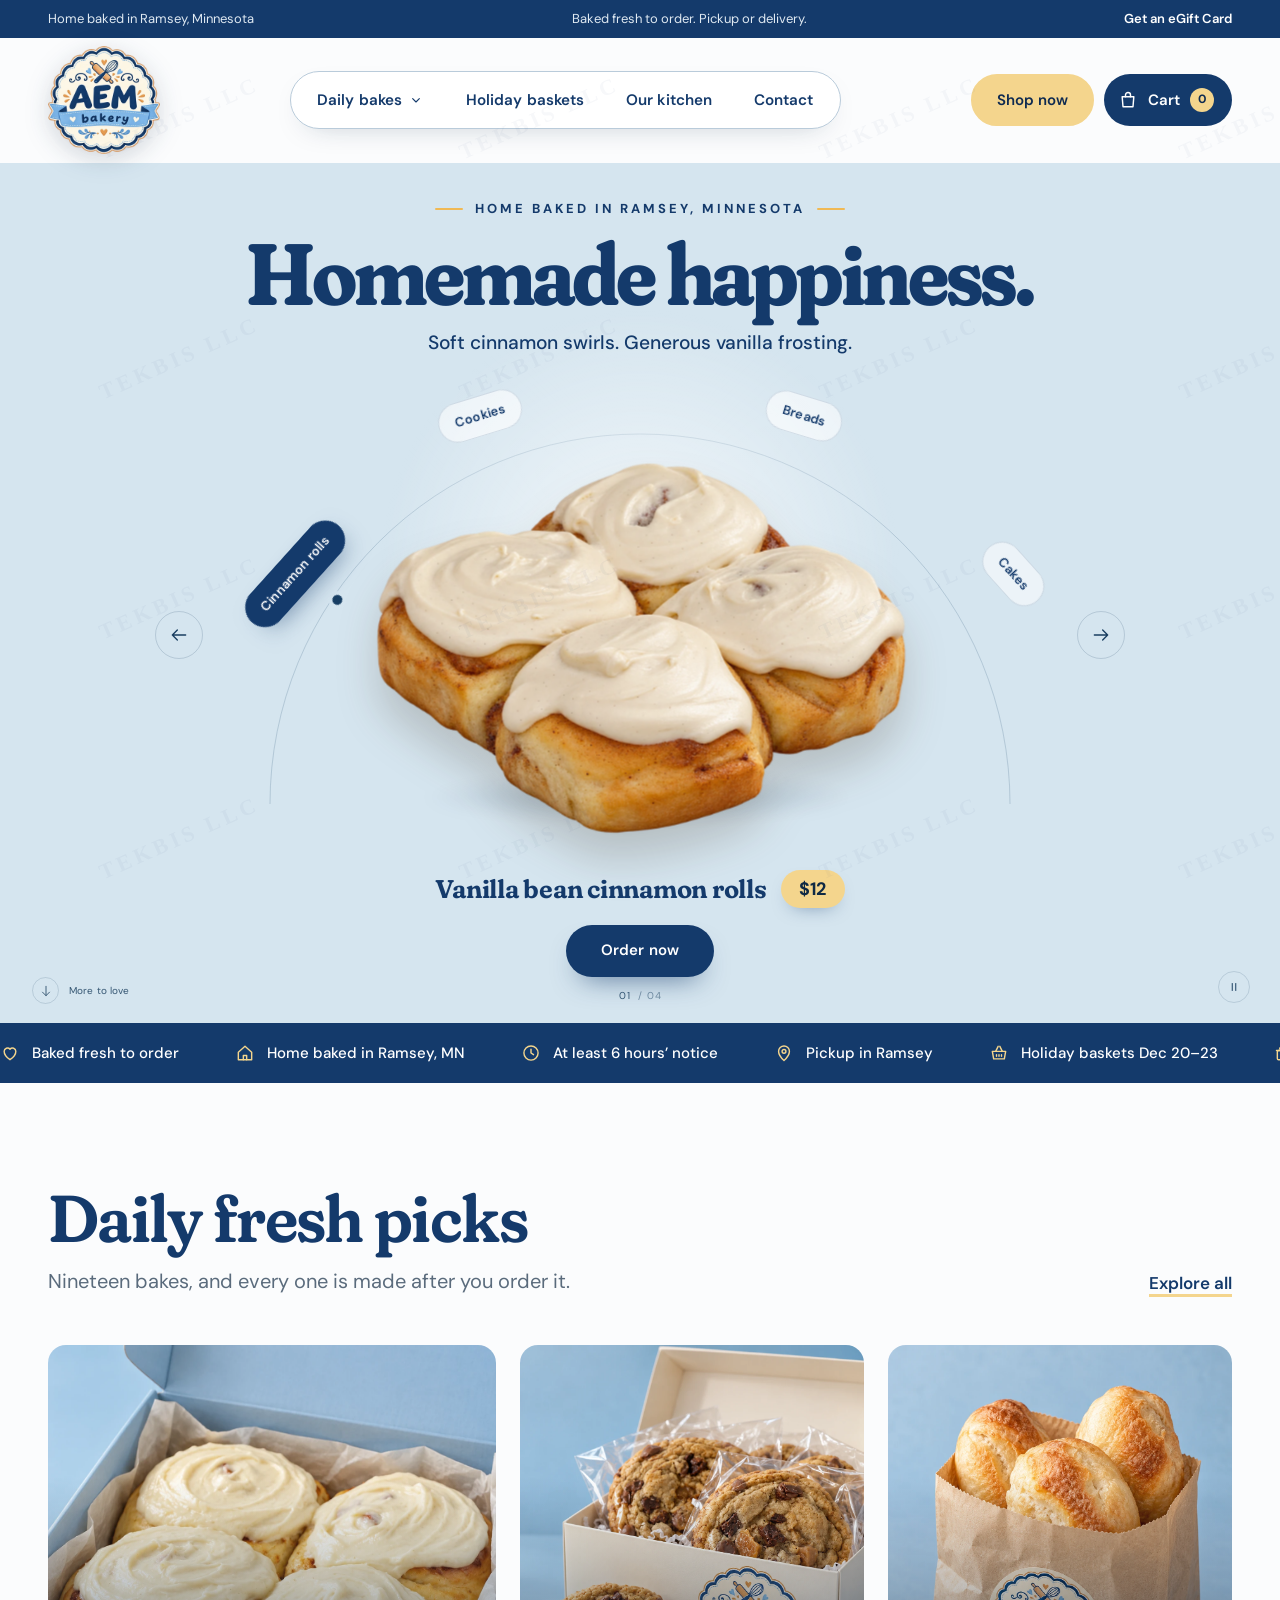
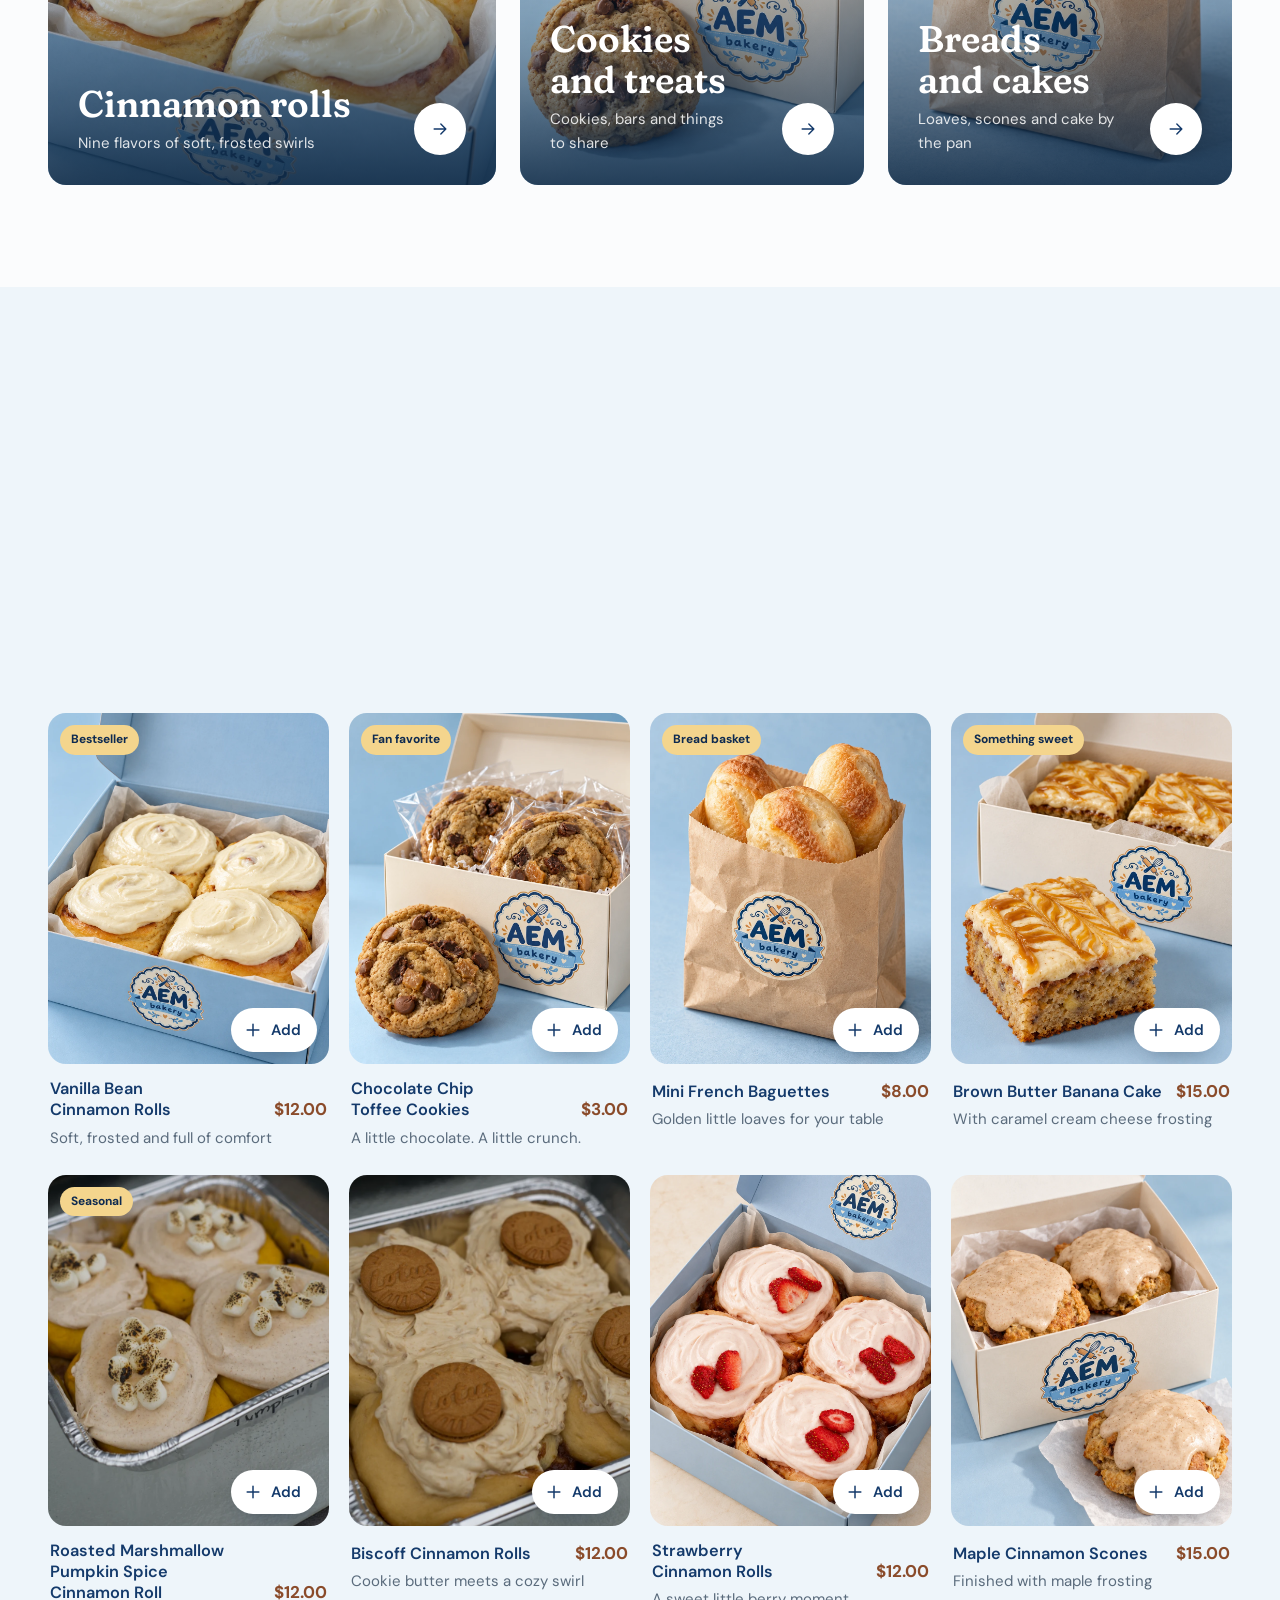
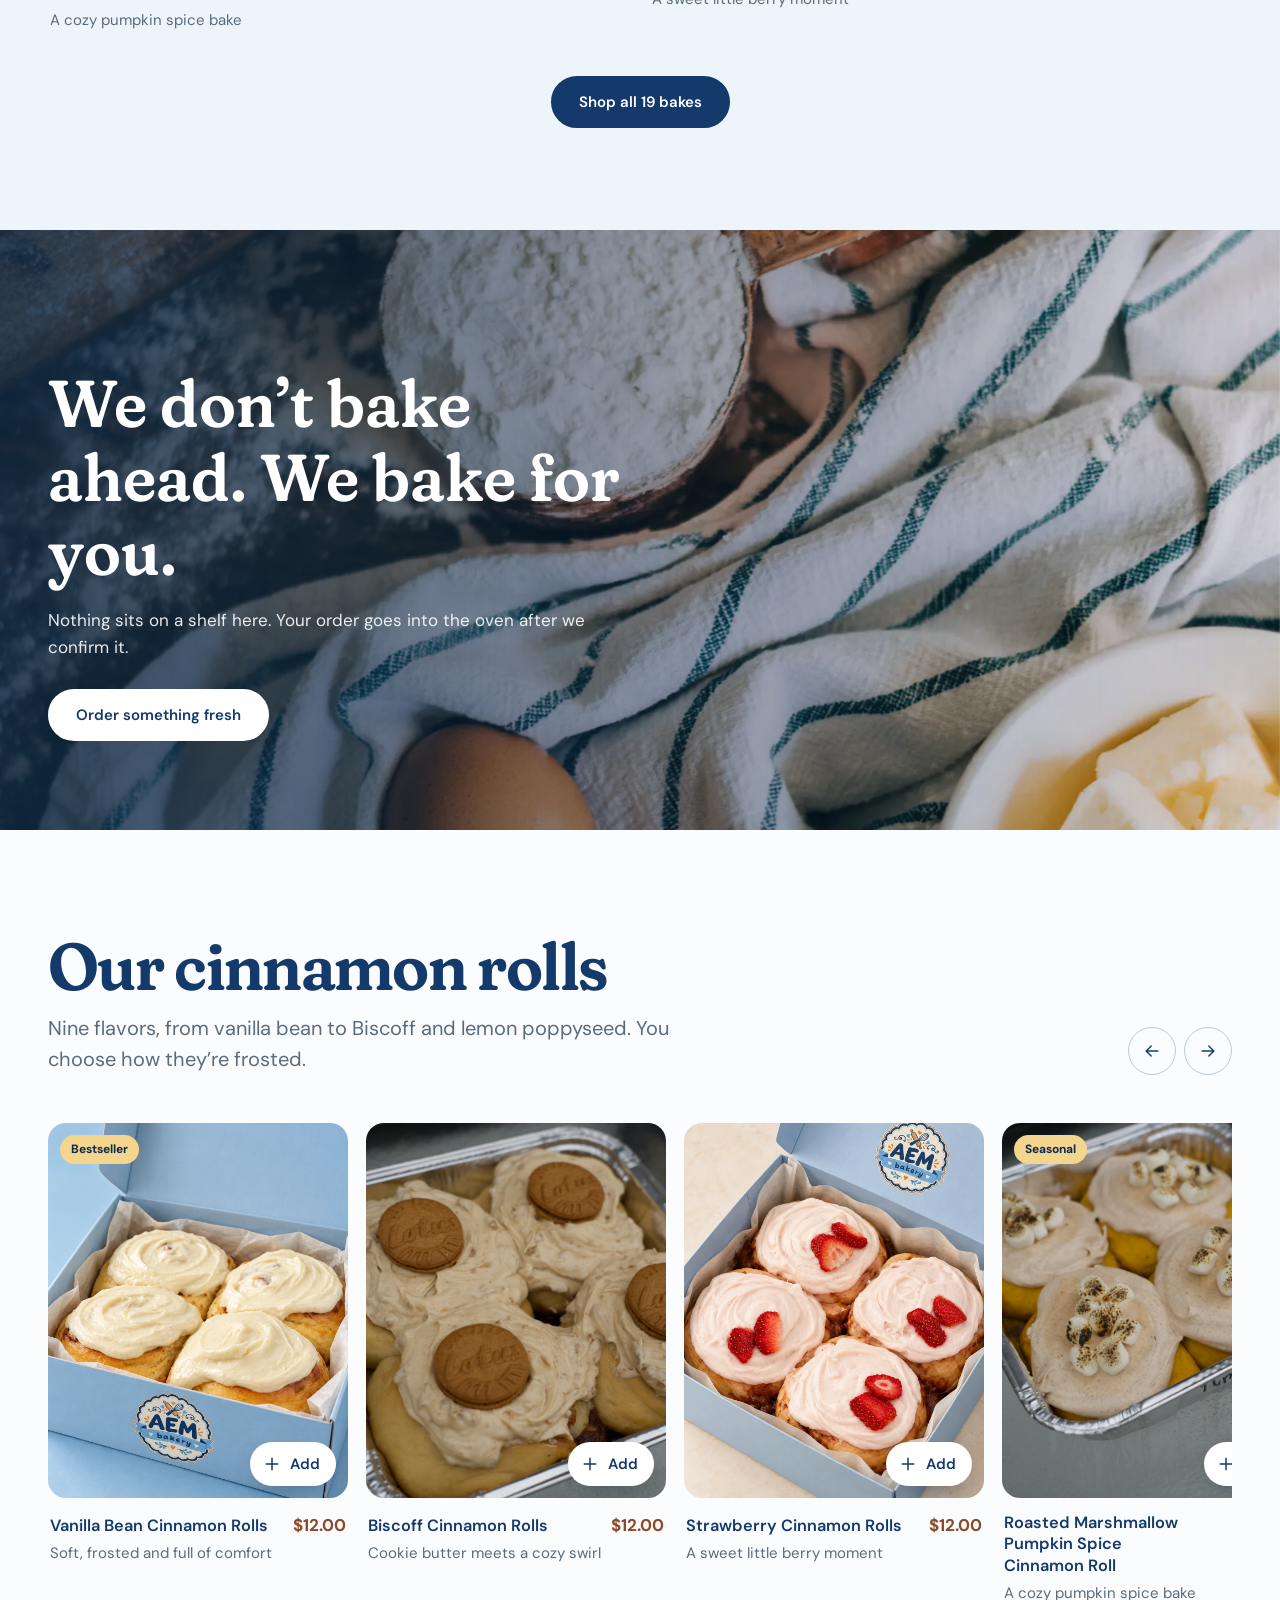
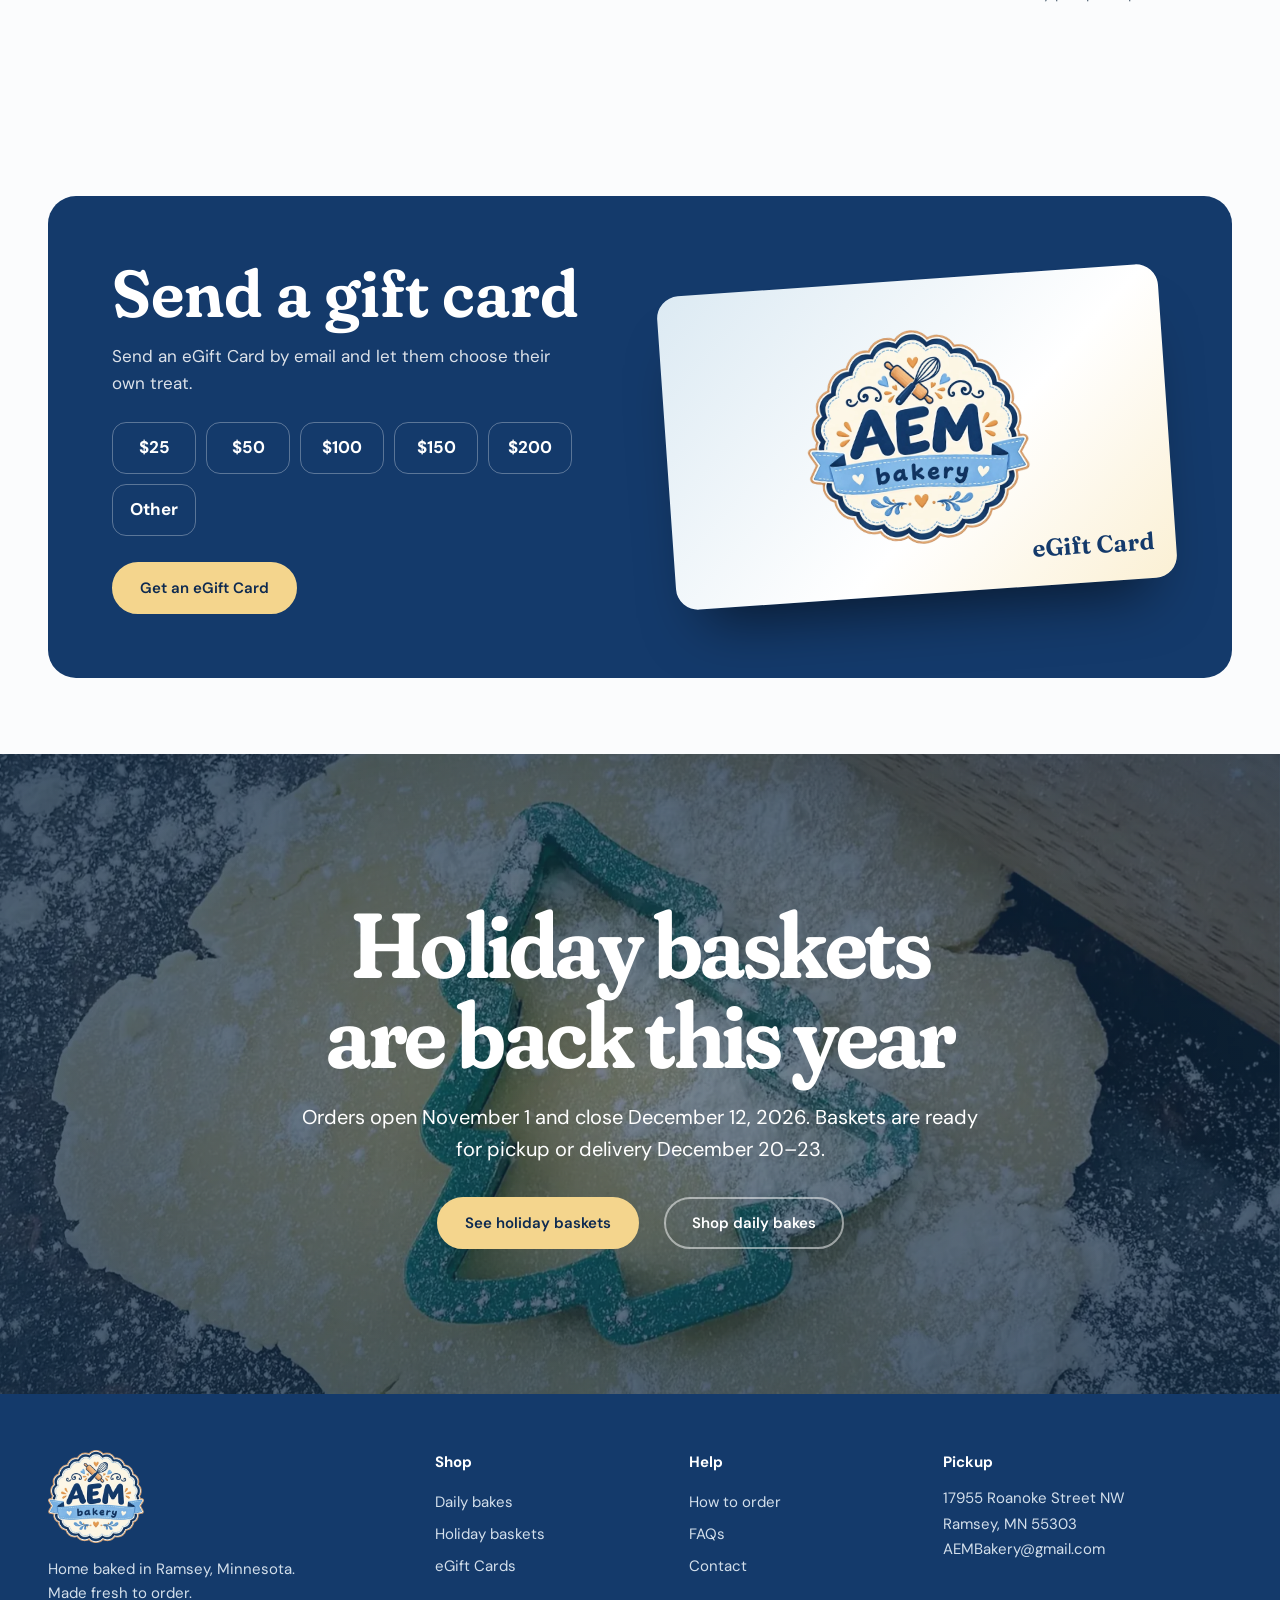
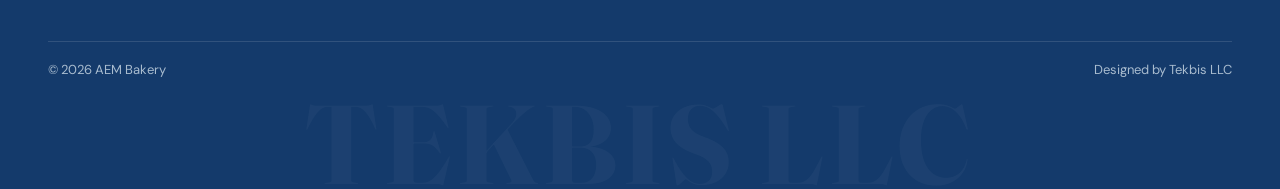
<file: index.html>
<!DOCTYPE html>

<html lang="en">
<head>
<meta charset="utf-8"/>
<meta content="width=device-width,initial-scale=1,viewport-fit=cover" name="viewport"/>
<title>AEM Bakery | Home-baked cinnamon rolls &amp; treats in Ramsey, MN</title>
<meta content="Home-baked cinnamon rolls, cookies, breads and cakes in Ramsey, Minnesota. Order online for pickup or delivery, baked fresh to order." name="description"/>
<meta content="#173a5e" name="theme-color"/>
<meta content="website" property="og:type"/>
<meta content="AEM Bakery | Home-baked cinnamon rolls &amp; treats in Ramsey, MN" property="og:title"/>
<meta content="Home-baked cinnamon rolls, cookies, breads and cakes in Ramsey, Minnesota. Order online for pickup or delivery, baked fresh to order." property="og:description"/>
<meta content="assets/studio-rolls.webp" property="og:image"/>
<link href="assets/logo.png" rel="icon" type="image/png"/>
<link as="font" crossorigin="" href="assets/fonts/fraunces-latin-full-normal.woff2" rel="preload" type="font/woff2"/>
<link as="font" crossorigin="" href="assets/fonts/dm-sans-latin-wght-normal.woff2" rel="preload" type="font/woff2"/>
<link href="https://images.unsplash.com" rel="preconnect"/>
<link href="site.css" rel="stylesheet"/>
<link href="hero.css" rel="stylesheet"/>
<link href="hero-3d.css" rel="stylesheet"/>
<script defer="" src="products.js"></script>
<script defer="" src="config.js"></script>
<script defer="" src="assets/vendor/supabase.js"></script>
<script defer="" src="data.js"></script>
<script defer="" src="app.js"></script>
</head>
<body data-page="home">
<a class="skip" href="#main">Skip to content</a>
<div class="utility"><div class="wrap">
<span class="utility-side">Home baked in Ramsey, Minnesota</span>
<span class="utility-mid">Baked fresh to order. Pickup or delivery.</span>
<span class="utility-side"><a href="gift-cards.html">Get an eGift Card</a></span>
</div></div>
<header class="site-header">
<div class="wrap header-inner">
<button aria-controls="nav-drawer" aria-expanded="false" aria-label="Open menu" class="icon-btn menu-btn"><svg aria-hidden="true" class="ui-icon" fill="none" stroke="currentColor" stroke-linecap="round" stroke-linejoin="round" stroke-width="1.7" viewbox="0 0 24 24"><path d="M4 7h16M4 12h16M4 17h10"></path></svg></button>
<a aria-label="AEM Bakery home" class="brand" href="index.html"><img alt="AEM Bakery" height="88" src="assets/logo-badge.webp" width="91"/></a>
<nav aria-label="Main" class="main-nav">
<div class="nav-item">
<button aria-controls="mega-shop" aria-expanded="false" class="nav-trigger">Daily bakes <svg aria-hidden="true" class="ui-icon" fill="none" stroke="currentColor" stroke-linecap="round" stroke-linejoin="round" stroke-width="1.7" viewbox="0 0 24 24"><path d="m7 10 5 5 5-5"></path></svg></button>
<div class="mega" id="mega-shop">
<div class="mega-links">
<a class="mega-link" href="shop.html"><img alt="" loading="lazy" src="assets/menu-18.webp"/><div><strong>Everything we bake</strong><span>All 19 daily bakes</span></div></a>
<a class="mega-link" href="shop.html?category=rolls"><img alt="" loading="lazy" src="assets/studio-rolls.webp"/><div><strong>Cinnamon rolls</strong><span>Nine flavors of soft, frosted swirls</span></div></a><a class="mega-link" href="shop.html?category=treats"><img alt="" loading="lazy" src="assets/studio-cookies.webp"/><div><strong>Cookies and treats</strong><span>Cookies, bars and things to share</span></div></a><a class="mega-link" href="shop.html?category=bakes"><img alt="" loading="lazy" src="assets/studio-bread.webp"/><div><strong>Breads and cakes</strong><span>Loaves, scones and cake by the pan</span></div></a>
</div>
<a class="mega-feature" href="holiday-baskets.html">
<img alt="" loading="lazy" src="assets/studio-strawberry.webp"/>
<div><strong>Holiday baskets</strong><span>Order Nov 1 – Dec 12, pickup Dec 20–23</span></div>
</a>
<div class="mega-foot"><span>Baked fresh to order, ready in as little as 6 hours</span><a class="link" href="gift-cards.html">eGift Cards</a></div>
</div>
</div>
<a href="holiday-baskets.html">Holiday baskets</a>
<a href="our-kitchen.html">Our kitchen</a>
<a href="contact.html">Contact</a>
</nav>
<div class="header-actions">
<a class="btn btn--butter" href="shop.html">Shop now</a>
<button aria-label="Open cart" class="cart-btn" data-open-cart=""><svg aria-hidden="true" class="ui-icon" fill="none" stroke="currentColor" stroke-linecap="round" stroke-linejoin="round" stroke-width="1.7" viewbox="0 0 24 24"><path d="M5 8h14l-1 12H6L5 8Z"></path><path d="M9 8V6a3 3 0 0 1 6 0v2"></path></svg><span class="cart-label">Cart</span><span class="cart-count" data-cart-count="">0</span></button>
</div>
</div>
</header>
<div class="drawer-backdrop" data-backdrop=""></div>
<aside aria-hidden="true" aria-label="Menu" class="nav-drawer" id="nav-drawer" inert="">
<div class="drawer-head"><a aria-label="Home" href="index.html"><img alt="AEM Bakery" src="assets/logo-badge.webp"/></a><button aria-label="Close menu" class="icon-btn" data-close-nav=""><svg aria-hidden="true" class="ui-icon" fill="none" stroke="currentColor" stroke-linecap="round" stroke-linejoin="round" stroke-width="1.7" viewbox="0 0 24 24"><path d="m6 6 12 12M18 6 6 18"></path></svg></button></div>
<nav aria-label="Mobile" class="drawer-links">
<a href="shop.html">Daily bakes <svg aria-hidden="true" class="ui-icon" fill="none" stroke="currentColor" stroke-linecap="round" stroke-linejoin="round" stroke-width="1.7" viewbox="0 0 24 24"><path d="M5 12h14m-6-6 6 6-6 6"></path></svg></a>
<a href="holiday-baskets.html">Holiday baskets <svg aria-hidden="true" class="ui-icon" fill="none" stroke="currentColor" stroke-linecap="round" stroke-linejoin="round" stroke-width="1.7" viewbox="0 0 24 24"><path d="M5 12h14m-6-6 6 6-6 6"></path></svg></a>
<a href="our-kitchen.html">Our kitchen <svg aria-hidden="true" class="ui-icon" fill="none" stroke="currentColor" stroke-linecap="round" stroke-linejoin="round" stroke-width="1.7" viewbox="0 0 24 24"><path d="M5 12h14m-6-6 6 6-6 6"></path></svg></a>
<a href="contact.html">Contact <svg aria-hidden="true" class="ui-icon" fill="none" stroke="currentColor" stroke-linecap="round" stroke-linejoin="round" stroke-width="1.7" viewbox="0 0 24 24"><path d="M5 12h14m-6-6 6 6-6 6"></path></svg></a>
</nav>
<div class="drawer-foot">
<a class="btn btn--block" href="shop.html">Shop now</a>
</div>
</aside>
<main id="main">
<section aria-label="AEM Bakery signature bakes" aria-roledescription="carousel" class="hero hero-minimal hero-3d"><div class="minimal-heading"><p data-edit="index.001">HOME BAKED IN RAMSEY, MINNESOTA</p><h1 data-edit="index.002">Homemade happiness.</h1><p class="minimal-description" id="hero-description">Soft cinnamon swirls. Generous vanilla frosting.</p></div><div aria-label="Choose a bakery collection" class="signature-orbit" role="group"><svg aria-hidden="true" class="arc-lines" viewbox="0 0 860 500"><path d="M60 455a370 370 0 0 1 740 0"></path></svg><button aria-pressed="true" class="orbit-label selected" data-slide="0">Cinnamon rolls</button><button aria-pressed="false" class="orbit-label" data-slide="1">Cookies</button><button aria-pressed="false" class="orbit-label" data-slide="2">Breads</button><button aria-pressed="false" class="orbit-label" data-slide="3">Cakes</button><div class="orbit-pointer"><span></span></div><div class="hero-stage"><div class="hero-products"><span aria-hidden="true" class="hero-plate"></span><img alt="Vanilla bean cinnamon rolls, without packaging" class="hero-product active" fetchpriority="high" src="assets/hero-clean-rolls.webp"/><img alt="Chocolate chip toffee cookies, without packaging" class="hero-product" src="assets/hero-clean-cookies.webp"/><img alt="Golden mini French baguettes, without packaging" class="hero-product" src="assets/hero-clean-bread.webp"/><img alt="Caramel-frosted banana cake pieces, without packaging" class="hero-product" src="assets/hero-clean-cake.webp"/></div></div></div><div class="minimal-product"><div class="minimal-product-line"><h2 id="hero-name">Vanilla bean cinnamon rolls</h2><span aria-hidden="true" class="minimal-divider"></span><strong id="hero-price">$12</strong></div><a class="button" href="shop.html#item-vanilla-bean-cinnamon-rolls" id="hero-order">Order now <span><svg aria-hidden="true" class="ui-icon" fill="none" stroke="currentColor" stroke-linecap="round" stroke-linejoin="round" stroke-width="1.6" viewbox="0 0 24 24"><path d="M4 12h16m-6-6 6 6-6 6"></path></svg></span></a></div><div class="hero-controls"><button aria-label="Previous bake" id="prev"><svg aria-hidden="true" class="ui-icon" fill="none" stroke="currentColor" stroke-linecap="round" stroke-linejoin="round" stroke-width="1.6" viewbox="0 0 24 24"><path d="M20 12H4m6-6-6 6 6 6"></path></svg></button><span id="slide-count">01 <i>/ 04</i></span><button aria-label="Next bake" id="next"><svg aria-hidden="true" class="ui-icon" fill="none" stroke="currentColor" stroke-linecap="round" stroke-linejoin="round" stroke-width="1.6" viewbox="0 0 24 24"><path d="M4 12h16m-6-6 6 6-6 6"></path></svg></button><button aria-label="Pause slideshow" aria-pressed="false" id="pause"><svg aria-hidden="true" class="ui-icon" fill="none" stroke="currentColor" stroke-linecap="round" stroke-width="1.7" viewbox="0 0 24 24"><path d="M9 6v12M15 6v12"></path></svg></button></div><a class="hero-scroll" href="#discover"><span><svg aria-hidden="true" class="ui-icon" fill="none" stroke="currentColor" stroke-linecap="round" stroke-linejoin="round" stroke-width="1.6" viewbox="0 0 24 24"><path d="M12 4v16m-6-6 6 6 6-6"></path></svg></span>More to love</a></section>
<div aria-label="Why order with us" class="promise"><ul><li><svg aria-hidden="true" class="ui-icon" fill="none" stroke="currentColor" stroke-linecap="round" stroke-linejoin="round" stroke-width="1.7" viewbox="0 0 24 24"><path d="M12 20s-7-4.3-7-10a4 4 0 0 1 7-2.6A4 4 0 0 1 19 10c0 5.7-7 10-7 10Z"></path></svg>Baked fresh to order</li><li><svg aria-hidden="true" class="ui-icon" fill="none" stroke="currentColor" stroke-linecap="round" stroke-linejoin="round" stroke-width="1.7" viewbox="0 0 24 24"><path d="M4 11 12 4l8 7v9H4v-9Z"></path><path d="M10 20v-5h4v5"></path></svg>Home baked in Ramsey, MN</li><li><svg aria-hidden="true" class="ui-icon" fill="none" stroke="currentColor" stroke-linecap="round" stroke-linejoin="round" stroke-width="1.7" viewbox="0 0 24 24"><circle cx="12" cy="12" r="8.5"></circle><path d="M12 7.5V12l3 2"></path></svg>At least 6 hours’ notice</li><li><svg aria-hidden="true" class="ui-icon" fill="none" stroke="currentColor" stroke-linecap="round" stroke-linejoin="round" stroke-width="1.7" viewbox="0 0 24 24"><path d="M12 21s-6.5-5.6-6.5-11a6.5 6.5 0 0 1 13 0c0 5.4-6.5 11-6.5 11Z"></path><circle cx="12" cy="10" r="2.3"></circle></svg>Pickup in Ramsey</li><li><svg aria-hidden="true" class="ui-icon" fill="none" stroke="currentColor" stroke-linecap="round" stroke-linejoin="round" stroke-width="1.7" viewbox="0 0 24 24"><path d="M4 10h16l-1.6 9H5.6L4 10Z"></path><path d="m8 10 3-6M16 10l-3-6M9 14v2M12 14v2M15 14v2"></path></svg>Holiday baskets Dec 20–23</li><li><svg aria-hidden="true" class="ui-icon" fill="none" stroke="currentColor" stroke-linecap="round" stroke-linejoin="round" stroke-width="1.7" viewbox="0 0 24 24"><rect height="11" rx="1.5" width="16" x="4" y="9"></rect><path d="M3 9h18M12 9v11M12 9S9.5 4 7.5 5.5 9 9 12 9Zm0 0s2.5-5 4.5-3.5S15 9 12 9Z"></path></svg>eGift Cards available</li><li><svg aria-hidden="true" class="ui-icon" fill="none" stroke="currentColor" stroke-linecap="round" stroke-linejoin="round" stroke-width="1.7" viewbox="0 0 24 24"><path d="M12 20s-7-4.3-7-10a4 4 0 0 1 7-2.6A4 4 0 0 1 19 10c0 5.7-7 10-7 10Z"></path></svg>Baked fresh to order</li><li><svg aria-hidden="true" class="ui-icon" fill="none" stroke="currentColor" stroke-linecap="round" stroke-linejoin="round" stroke-width="1.7" viewbox="0 0 24 24"><path d="M4 11 12 4l8 7v9H4v-9Z"></path><path d="M10 20v-5h4v5"></path></svg>Home baked in Ramsey, MN</li><li><svg aria-hidden="true" class="ui-icon" fill="none" stroke="currentColor" stroke-linecap="round" stroke-linejoin="round" stroke-width="1.7" viewbox="0 0 24 24"><circle cx="12" cy="12" r="8.5"></circle><path d="M12 7.5V12l3 2"></path></svg>At least 6 hours’ notice</li><li><svg aria-hidden="true" class="ui-icon" fill="none" stroke="currentColor" stroke-linecap="round" stroke-linejoin="round" stroke-width="1.7" viewbox="0 0 24 24"><path d="M12 21s-6.5-5.6-6.5-11a6.5 6.5 0 0 1 13 0c0 5.4-6.5 11-6.5 11Z"></path><circle cx="12" cy="10" r="2.3"></circle></svg>Pickup in Ramsey</li><li><svg aria-hidden="true" class="ui-icon" fill="none" stroke="currentColor" stroke-linecap="round" stroke-linejoin="round" stroke-width="1.7" viewbox="0 0 24 24"><path d="M4 10h16l-1.6 9H5.6L4 10Z"></path><path d="m8 10 3-6M16 10l-3-6M9 14v2M12 14v2M15 14v2"></path></svg>Holiday baskets Dec 20–23</li><li><svg aria-hidden="true" class="ui-icon" fill="none" stroke="currentColor" stroke-linecap="round" stroke-linejoin="round" stroke-width="1.7" viewbox="0 0 24 24"><rect height="11" rx="1.5" width="16" x="4" y="9"></rect><path d="M3 9h18M12 9v11M12 9S9.5 4 7.5 5.5 9 9 12 9Zm0 0s2.5-5 4.5-3.5S15 9 12 9Z"></path></svg>eGift Cards available</li></ul></div>
<section class="section" id="discover"><div class="wrap">
<div class="section-head"><div><h2 class="t-h2" data-edit="index.003">Daily fresh picks</h2><p class="t-lede" data-edit="index.004">Nineteen bakes, and every one is made after you order it.</p></div><a class="link" data-edit="index.005" href="shop.html">Explore all</a></div>
<div class="cat-grid"><a class="cat-tile" href="shop.html?category=rolls"><img alt="" data-edit="index.006" loading="lazy" src="assets/studio-rolls.webp"/><div class="cat-tile-body"><div><h3 data-edit="index.007">Cinnamon rolls</h3><p data-edit="index.008">Nine flavors of soft, frosted swirls</p></div><span class="round"><svg aria-hidden="true" class="ui-icon" fill="none" stroke="currentColor" stroke-linecap="round" stroke-linejoin="round" stroke-width="1.7" viewbox="0 0 24 24"><path d="M5 12h14m-6-6 6 6-6 6"></path></svg></span></div></a><a class="cat-tile" href="shop.html?category=treats"><img alt="" data-edit="index.009" loading="lazy" src="assets/studio-cookies.webp"/><div class="cat-tile-body"><div><h3 data-edit="index.010">Cookies and treats</h3><p data-edit="index.011">Cookies, bars and things to share</p></div><span class="round"><svg aria-hidden="true" class="ui-icon" fill="none" stroke="currentColor" stroke-linecap="round" stroke-linejoin="round" stroke-width="1.7" viewbox="0 0 24 24"><path d="M5 12h14m-6-6 6 6-6 6"></path></svg></span></div></a><a class="cat-tile" href="shop.html?category=bakes"><img alt="" data-edit="index.012" loading="lazy" src="assets/studio-bread.webp"/><div class="cat-tile-body"><div><h3 data-edit="index.013">Breads and cakes</h3><p data-edit="index.014">Loaves, scones and cake by the pan</p></div><span class="round"><svg aria-hidden="true" class="ui-icon" fill="none" stroke="currentColor" stroke-linecap="round" stroke-linejoin="round" stroke-width="1.7" viewbox="0 0 24 24"><path d="M5 12h14m-6-6 6 6-6 6"></path></svg></span></div></a></div>
</div></section>
<section class="section section--frost"><div class="wrap">
<div class="section-head"><div><h2 class="t-h2" data-edit="index.015">Our most popular bakes</h2><p class="t-lede" data-edit="index.016">Add what you like to your cart. You’ll choose pickup or delivery at checkout and pay securely online.</p></div>
<div aria-label="Filter bakes" class="tabs" role="group"><button aria-pressed="true" class="tab" data-home-filter="all">Bestsellers</button><button aria-pressed="false" class="tab" data-home-filter="rolls">Cinnamon rolls</button><button aria-pressed="false" class="tab" data-home-filter="treats">Cookies and treats</button><button aria-pressed="false" class="tab" data-home-filter="bakes">Breads and cakes</button></div>
</div>
<div class="product-grid" data-products="home"></div>
<div style="text-align:center;margin-top:44px"><a class="btn" data-edit="index.017" href="shop.html">Shop all 19 bakes</a></div>
</div></section>
<section class="photo-band" data-parallax="">
<img alt="Flour, eggs and butter on a striped kitchen towel" data-edit="index.018" decoding="async" loading="lazy" src="assets/stock/flatlay.webp"/>
<div class="wrap"><blockquote data-edit="index.019">We don’t bake ahead. We bake for you.</blockquote><p data-edit="index.020">Nothing sits on a shelf here. Your order goes into the oven after we confirm it.</p><a class="btn btn--light" data-edit="index.021" href="shop.html">Order something fresh</a></div>
</section>
<section class="section"><div class="wrap">
<div class="section-head"><div><h2 class="t-h2" data-edit="index.022">Our cinnamon rolls</h2><p class="t-lede" data-edit="index.023">Nine flavors, from vanilla bean to Biscoff and lemon poppyseed. You choose how they’re frosted.</p></div>
<div class="scroll-btns"><button aria-label="Scroll left" data-scroll="-1"><svg aria-hidden="true" class="ui-icon" fill="none" stroke="currentColor" stroke-linecap="round" stroke-linejoin="round" stroke-width="1.7" viewbox="0 0 24 24"><path d="M19 12H5m6-6-6 6 6 6"></path></svg></button><button aria-label="Scroll right" data-scroll="1"><svg aria-hidden="true" class="ui-icon" fill="none" stroke="currentColor" stroke-linecap="round" stroke-linejoin="round" stroke-width="1.7" viewbox="0 0 24 24"><path d="M5 12h14m-6-6 6 6-6 6"></path></svg></button></div></div>
<div aria-label="Cinnamon roll flavors" class="scroller" data-products="rolls-scroller" tabindex="0"></div>
</div></section>
<section class="section--tight"><div class="wrap gift">
<div>
<h2 data-edit="index.024">Send a gift card</h2>
<p data-edit="index.025">Send an eGift Card by email and let them choose their own treat.</p>
<div class="amounts"><a href="gift-cards.html?amount=25">$25</a><a href="gift-cards.html?amount=50">$50</a><a href="gift-cards.html?amount=100">$100</a><a href="gift-cards.html?amount=150">$150</a><a href="gift-cards.html?amount=200">$200</a><a href="gift-cards.html?amount=other">Other</a></div>
<a class="btn btn--butter" data-edit="index.026" href="gift-cards.html">Get an eGift Card</a>
</div>
<div aria-hidden="true" class="gift-card-visual"><img alt="" src="assets/logo-badge.webp"/><span>eGift Card</span></div>
</div></section>
<section class="cta-band" data-parallax="">
<img alt="A Christmas tree cookie cutter on rolled dough" data-edit="index.027" decoding="async" loading="lazy" src="assets/stock/rolldough.webp"/>
<div class="wrap"><h2 data-edit="index.028">Holiday baskets are back this year</h2><p data-edit="index.029">Orders open November 1 and close December 12, 2026. Baskets are ready for pickup or delivery December 20–23.</p><div class="hero-actions"><a class="btn btn--butter" data-edit="index.030" href="holiday-baskets.html">See holiday baskets</a><a class="btn btn--ghost" data-edit="index.031" href="shop.html">Shop daily bakes</a></div></div>
</section>
</main>
<footer class="site-footer">
<div class="wrap">
<div class="ft">
<div class="ft-brand">
<img alt="AEM Bakery" height="93" loading="lazy" src="assets/logo-badge.webp" width="96"/>
<p>Home baked in Ramsey, Minnesota. Made fresh to order.</p>
</div>
<nav aria-label="Shop" class="ft-col"><h3>Shop</h3>
<a href="shop.html">Daily bakes</a><a href="holiday-baskets.html">Holiday baskets</a><a href="gift-cards.html">eGift Cards</a></nav>
<nav aria-label="Help" class="ft-col"><h3>Help</h3>
<a href="our-kitchen.html#how-it-works">How to order</a><a href="contact.html#faq">FAQs</a><a href="contact.html">Contact</a></nav>
<div class="ft-col"><h3>Pickup</h3>
<address><span class="nw">17955 Roanoke Street NW</span><br/>Ramsey, MN 55303<br/><a href="mailto:AEMBakery@gmail.com">AEMBakery@gmail.com</a></address></div>
</div>
<div class="footer-base">
<span>© <span data-year="">2026</span> AEM Bakery</span>
<span>Designed by Tekbis LLC</span>
</div>
<div aria-hidden="true" class="footer-watermark">TEKBIS LLC</div>
</div>
</footer>
<aside aria-hidden="true" aria-label="Your cart" class="cart" id="cart" inert="">
<div class="cart-head"><h2>Your order</h2><button aria-label="Close cart" class="icon-btn" data-close-cart=""><svg aria-hidden="true" class="ui-icon" fill="none" stroke="currentColor" stroke-linecap="round" stroke-linejoin="round" stroke-width="1.7" viewbox="0 0 24 24"><path d="m6 6 12 12M18 6 6 18"></path></svg></button></div>
<ul class="cart-items" data-cart-items=""></ul>
<div class="cart-foot" data-cart-foot="">
<div class="cart-row"><span>Items</span><span data-cart-qty="">0</span></div>
<div class="cart-row total"><span>Subtotal</span><span data-cart-subtotal="">$0.00</span></div>
<a class="btn btn--block" href="checkout.html">Checkout</a>
<p class="t-small">Choose pickup or delivery at checkout. We confirm every order by email before we bake.</p>
</div>
</aside>
<dialog aria-labelledby="pd-title" class="pd" id="product-dialog">
<button aria-label="Close" class="icon-btn pd-close" data-close-dialog=""><svg aria-hidden="true" class="ui-icon" fill="none" stroke="currentColor" stroke-linecap="round" stroke-linejoin="round" stroke-width="1.7" viewbox="0 0 24 24"><path d="m6 6 12 12M18 6 6 18"></path></svg></button>
<div data-dialog-content=""></div>
</dialog>
<div aria-live="polite" class="toast" role="status">
<img alt="" class="toast-img" data-toast-img="" src="[data-uri]"/>
<div class="toast-body"><span class="toast-title" data-toast-title=""></span><strong data-toast-text=""></strong><span class="toast-sub" data-toast-sub=""></span></div>
<div class="toast-actions"><button class="btn btn--sm" data-open-cart="">View cart</button><a class="toast-checkout" href="checkout.html">Checkout</a></div>
<button aria-label="Dismiss" class="toast-x" data-toast-close=""><svg aria-hidden="true" class="ui-icon" fill="none" stroke="currentColor" stroke-linecap="round" stroke-linejoin="round" stroke-width="1.7" viewbox="0 0 24 24"><path d="m6 6 12 12M18 6 6 18"></path></svg></button>
</div>
</body>
</html>
</file>
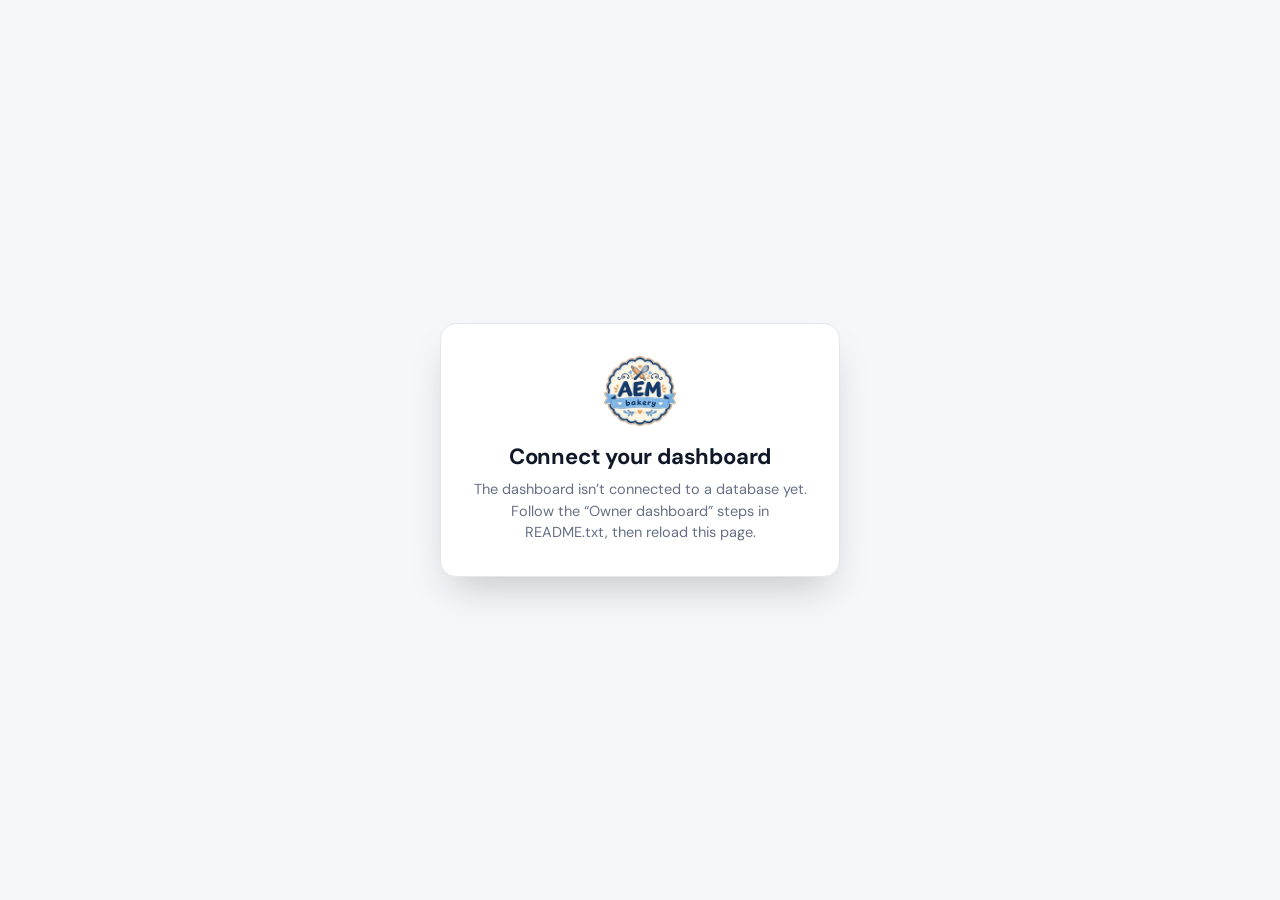
<file: admin.html>
<!DOCTYPE html>
<html lang="en">
<head>
<meta charset="utf-8">
<meta name="viewport" content="width=device-width,initial-scale=1,viewport-fit=cover">
<meta name="robots" content="noindex,nofollow">
<meta name="theme-color" content="#ffffff">
<title>Dashboard | AEM Bakery</title>
<link rel="icon" href="assets/logo.png" type="image/png">
<link rel="preload" href="assets/fonts/dm-sans-latin-wght-normal.woff2" as="font" type="font/woff2" crossorigin>
<link rel="stylesheet" href="admin.css">
<script defer src="products.js"></script>
<script defer src="config.js"></script>
<script defer src="assets/vendor/supabase.js"></script>
<script defer src="data.js"></script>
<script defer src="admin.js"></script>
</head>
<body>
<svg width="0" height="0" style="position:absolute" aria-hidden="true">
  <symbol id="i-home" viewBox="0 0 24 24"><path d="M4 11 12 4l8 7v8a1 1 0 0 1-1 1h-4v-6H9v6H5a1 1 0 0 1-1-1v-8Z"/></symbol>
  <symbol id="i-orders" viewBox="0 0 24 24"><path d="M5 8h14l-1 12H6L5 8Z"/><path d="M9 8V6a3 3 0 0 1 6 0v2"/></symbol>
  <symbol id="i-products" viewBox="0 0 24 24"><rect x="4" y="4" width="7" height="7" rx="1.5"/><rect x="13" y="4" width="7" height="7" rx="1.5"/><rect x="4" y="13" width="7" height="7" rx="1.5"/><rect x="13" y="13" width="7" height="7" rx="1.5"/></symbol>
  <symbol id="i-content" viewBox="0 0 24 24"><rect x="3.5" y="4.5" width="17" height="15" rx="2"/><path d="M3.5 9h17M8 13h8M8 16h5"/></symbol>
  <symbol id="i-settings" viewBox="0 0 24 24"><path d="M4 7h10M18 7h2M4 17h4M12 17h8"/><circle cx="16" cy="7" r="2"/><circle cx="10" cy="17" r="2"/></symbol>
  <symbol id="i-ext" viewBox="0 0 24 24"><path d="M14 4h6v6M20 4l-9 9M18 14v5a1 1 0 0 1-1 1H5a1 1 0 0 1-1-1V7a1 1 0 0 1 1-1h5"/></symbol>
  <symbol id="i-out" viewBox="0 0 24 24"><path d="M15 4h4a1 1 0 0 1 1 1v14a1 1 0 0 1-1 1h-4M10 8l-4 4 4 4M6 12h10"/></symbol>
  <symbol id="i-search" viewBox="0 0 24 24"><circle cx="11" cy="11" r="6.5"/><path d="m16 16 4 4"/></symbol>
  <symbol id="i-plus" viewBox="0 0 24 24"><path d="M12 5v14M5 12h14"/></symbol>
  <symbol id="i-x" viewBox="0 0 24 24"><path d="m6 6 12 12M18 6 6 18"/></symbol>
  <symbol id="i-back" viewBox="0 0 24 24"><path d="M15 5 8 12l7 7"/></symbol>
  <symbol id="i-chev" viewBox="0 0 24 24"><path d="m9 5 7 7-7 7"/></symbol>
  <symbol id="i-mail" viewBox="0 0 24 24"><rect x="3.5" y="5.5" width="17" height="13" rx="2"/><path d="m4 7 8 6 8-6"/></symbol>
  <symbol id="i-phone" viewBox="0 0 24 24"><path d="M5 4h4l2 5-2.5 1.5a11 11 0 0 0 5 5L15 13l5 2v4a1 1 0 0 1-1 1A16 16 0 0 1 4 5a1 1 0 0 1 1-1Z"/></symbol>
  <symbol id="i-print" viewBox="0 0 24 24"><path d="M7 9V4h10v5M7 17H5a1 1 0 0 1-1-1v-6a1 1 0 0 1 1-1h14a1 1 0 0 1 1 1v6a1 1 0 0 1-1 1h-2"/><rect x="7" y="14" width="10" height="6" rx="1"/></symbol>
  <symbol id="i-pin" viewBox="0 0 24 24"><path d="M12 21s-6.5-5.6-6.5-11a6.5 6.5 0 0 1 13 0c0 5.4-6.5 11-6.5 11Z"/><circle cx="12" cy="10" r="2.3"/></symbol>
  <symbol id="i-truck" viewBox="0 0 24 24"><path d="M3 6.5h11v9H3zM14 10h4l3 3v2.5h-7"/><circle cx="7" cy="17.5" r="1.8"/><circle cx="17" cy="17.5" r="1.8"/></symbol>
  <symbol id="i-clock" viewBox="0 0 24 24"><circle cx="12" cy="12" r="8.5"/><path d="M12 7.5V12l3 2"/></symbol>
  <symbol id="i-note" viewBox="0 0 24 24"><path d="M6 4h9l4 4v12H6z"/><path d="M14 4v5h5M9 13h7M9 16h5"/></symbol>
  <symbol id="i-image" viewBox="0 0 24 24"><rect x="4" y="4" width="16" height="16" rx="2"/><circle cx="9" cy="9" r="1.6"/><path d="m4 17 5-5 4 4 2-2 5 5"/></symbol>
  <symbol id="i-upload" viewBox="0 0 24 24"><path d="M12 16V4M7 9l5-5 5 5M5 20h14"/></symbol>
  <symbol id="i-trash" viewBox="0 0 24 24"><path d="M5 7h14M10 7V5h4v2M7 7l1 13h8l1-13"/></symbol>
  <symbol id="i-check" viewBox="0 0 24 24"><path d="m5 12.5 4.5 4.5L19 7.5"/></symbol>
  <symbol id="i-basket" viewBox="0 0 24 24"><path d="M4 10h16l-1.6 9H5.6L4 10Z"/><path d="m8 10 3-6M16 10l-3-6"/></symbol>
  <symbol id="i-gift" viewBox="0 0 24 24"><rect x="4" y="9" width="16" height="11" rx="1.5"/><path d="M3 9h18M12 9v11M12 9S9.5 4 7.5 5.5 9 9 12 9Zm0 0s2.5-5 4.5-3.5S15 9 12 9Z"/></symbol>
  <symbol id="i-pause" viewBox="0 0 24 24"><path d="M9 6v12M15 6v12"/></symbol>
</svg>

<div class="auth" id="login" hidden>
  <form class="auth-card" id="login-form" novalidate>
    <img src="assets/logo-badge.webp" alt="AEM Bakery" width="72" height="70">
    <h1>Sign in</h1>
    <p>Manage orders, products and your website.</p>
    <div class="alert bad" data-login-error role="alert" hidden></div>
    <label class="fld">Email<input name="email" type="email" autocomplete="username" required></label>
    <label class="fld">Password<input name="password" type="password" autocomplete="current-password" required></label>
    <button class="btn primary block" type="submit">Sign in</button>
  </form>
</div>

<div class="auth" id="setup" hidden>
  <div class="auth-card">
    <img src="assets/logo-badge.webp" alt="AEM Bakery" width="72" height="70">
    <h1>Connect your dashboard</h1>
    <p>The dashboard isn’t connected to a database yet. Follow the “Owner dashboard” steps in README.txt, then reload this page.</p>
  </div>
</div>

<div class="app" id="app" hidden>
  <aside class="side" aria-label="Dashboard">
    <a class="brand" href="index.html" target="_blank" rel="noopener" data-site-link><img src="assets/logo-badge.webp" alt="" width="40" height="39"><span><b>AEM Bakery</b><small>Dashboard</small></span></a>
    <nav class="nav">
      <button data-tab="home"><svg><use href="#i-home"/></svg><span>Home</span></button>
      <button data-tab="orders"><svg><use href="#i-orders"/></svg><span>Orders</span><b class="badge" data-new-count hidden>0</b></button>
      <button data-tab="products"><svg><use href="#i-products"/></svg><span>Products</span></button>
      <button data-tab="content"><svg><use href="#i-content"/></svg><span>Website</span></button>
      <button data-tab="settings"><svg><use href="#i-settings"/></svg><span>Settings</span></button>
    </nav>
    <div class="side-foot">
      <button class="store-state" data-store-toggle><i></i><span data-store-label>Taking orders</span></button>
      <a href="index.html" target="_blank" rel="noopener" data-site-link><svg><use href="#i-ext"/></svg>View website</a>
      <button data-signout><svg><use href="#i-out"/></svg>Sign out</button>
    </div>
  </aside>

  <header class="mtop">
    <img src="assets/logo-badge.webp" alt="" width="34" height="33">
    <strong data-mtitle>Home</strong>
    <a class="icon-btn" href="index.html" target="_blank" rel="noopener" data-site-link aria-label="View website"><svg><use href="#i-ext"/></svg></a>
  </header>

  <main class="main" id="main">
    <div class="demo" id="demo-banner" hidden><b>Preview mode.</b> <span data-demo-text>Try everything: changes are saved in this browser only, and the orders are examples.</span></div>

    <!-- HOME -->
    <section class="panel" data-panel="home" hidden>
      <div class="ph"><div><h1 data-greet>Good morning</h1><p data-today></p></div></div>
      <div class="paused-bar" data-paused-bar hidden><svg><use href="#i-pause"/></svg><span><b>Ordering is paused.</b> Customers can browse but can’t check out.</span><button class="btn sm" data-store-toggle>Resume orders</button></div>
      <div class="stats" data-stats></div>
      <div class="home-grid">
        <div class="card"><div class="card-h"><h2>Needs confirming</h2><button class="link-btn" data-go="orders" data-filter="new">View all</button></div><ul class="mini-list" data-home-new></ul></div>
        <div class="card"><div class="card-h"><h2>Coming up</h2><button class="link-btn" data-go="orders" data-filter="open">All open orders</button></div><div data-home-upcoming></div></div>
      </div>
      <div class="quick">
        <button class="quick-a" data-go="products" data-new-product><svg><use href="#i-plus"/></svg><span><b>Add a product</b><small>Name, price and photo</small></span></button>
        <button class="quick-a" data-go="content"><svg><use href="#i-content"/></svg><span><b>Edit website text</b><small>Headings, buttons and photos</small></span></button>
        <button class="quick-a" data-go="settings" data-focus="announcement"><svg><use href="#i-note"/></svg><span><b>Change announcement</b><small>The bar at the top of the site</small></span></button>
        <button class="quick-a" data-go="settings" data-focus="delivery"><svg><use href="#i-truck"/></svg><span><b>Delivery areas</b><small>ZIP codes and fees</small></span></button>
      </div>
    </section>

    <!-- ORDERS -->
    <section class="panel" data-panel="orders" hidden>
      <div class="ph"><div><h1>Orders</h1><p>New orders appear here the moment they’re placed.</p></div>
        <div class="ph-tools"><label class="search"><svg><use href="#i-search"/></svg><input type="search" placeholder="Search name, email or order #" data-order-search aria-label="Search orders"></label>
        <select class="select" data-order-sort aria-label="Sort orders"><option value="new">Newest first</option><option value="due">Soonest due</option></select></div></div>
      <div class="seg" role="tablist" data-status-tabs></div>
      <div class="orders">
        <div class="o-list" data-order-list></div>
        <article class="o-detail" data-order-detail aria-live="polite"></article>
      </div>
    </section>

    <!-- PRODUCTS -->
    <section class="panel" data-panel="products" hidden>
      <div class="ph"><div><h1>Products</h1><p>What customers can order. Switch a product off to hide it without deleting it.</p></div>
        <div class="ph-tools"><label class="search"><svg><use href="#i-search"/></svg><input type="search" placeholder="Search products" data-prod-search aria-label="Search products"></label>
        <button class="btn primary" data-new-product><svg><use href="#i-plus"/></svg>Add product</button></div></div>
      <div class="seg" data-cat-tabs></div>
      <div class="table" data-product-list></div>
    </section>

    <!-- WEBSITE CONTENT -->
    <section class="panel" data-panel="content" hidden>
      <div class="ph"><div><h1>Website</h1><p>Change the words and photos on any page. Press Save to publish.</p></div>
        <div class="ph-tools"><label class="search"><svg><use href="#i-search"/></svg><input type="search" placeholder="Find text on any page" data-content-search aria-label="Find text"></label></div></div>
      <div class="content-wrap">
        <nav class="pages" data-pages aria-label="Pages"></nav>
        <select class="select pages-select" data-pages-select aria-label="Page"></select>
        <div class="content-body" data-content-list></div>
      </div>
    </section>

    <!-- SETTINGS -->
    <section class="panel" data-panel="settings" hidden>
      <div class="ph"><div><h1>Settings</h1><p>How ordering, delivery and payments work.</p></div></div>
      <form class="settings" data-settings-form novalidate>
        <div class="card set" id="set-ordering">
          <div class="set-h"><h2>Ordering</h2><p>Pause checkout when you’re fully booked or away.</p></div>
          <div class="set-b">
            <label class="switch-row"><span><b>Taking orders</b><small>When off, customers can browse but not check out.</small></span><span class="switch"><input type="checkbox" name="accepting_orders"><i></i></span></label>
          </div>
        </div>
        <div class="card set" id="set-announcement">
          <div class="set-h"><h2>Announcement bar</h2><p>The short message at the top of every page.</p></div>
          <div class="set-b">
            <label class="fld">Message<input name="announcement" maxlength="120"></label>
            <div class="ann-preview" data-ann-preview></div>
          </div>
        </div>
        <div class="card set" id="set-prep">
          <div class="set-h"><h2>Preparation time</h2><p>Bigger orders get more notice. Checkout only offers dates you can make, and tells customers when their order will be ready.</p></div>
          <div class="set-b">
            <label class="fld short">Minimum notice for any order<span class="unit"><input name="lead_time_hours" type="number" min="1" max="336" inputmode="numeric"><em>hours</em></span></label>
            <div class="rules" data-prep-rules></div>
            <button type="button" class="link-btn" data-add-rule><svg><use href="#i-plus"/></svg>Add a rule</button>
          </div>
        </div>
        <div class="card set" id="set-delivery">
          <div class="set-h"><h2>Delivery</h2><p>Customers enter their ZIP code at checkout and see the fee straight away. ZIP codes not listed can’t choose delivery.</p></div>
          <div class="set-b">
            <label class="switch-row"><span><b>Offer delivery</b><small>When off, checkout shows pickup only.</small></span><span class="switch"><input type="checkbox" name="delivery_enabled"><i></i></span></label>
            <div class="zones" data-zones></div>
            <button type="button" class="link-btn" data-add-zone><svg><use href="#i-plus"/></svg>Add a delivery area</button>
            <label class="fld short">Free delivery on orders over<span class="unit pre"><em>$</em><input name="free_delivery_over" type="number" min="0" step="1" inputmode="decimal"></span><small class="help">Leave at 0 to always charge delivery.</small></label>
          </div>
        </div>
        <div class="card set" id="set-baskets">
          <div class="set-h"><h2>Holiday baskets</h2><p>Price of the basket itself, and how many bakes fit in one. When a basket is full, customers are asked to start another.</p></div>
          <div class="set-b two">
            <label class="fld">Basket price<span class="unit pre"><em>$</em><input name="basket_price" type="number" min="0" step="0.5" inputmode="decimal"></span></label>
            <label class="fld">Items per basket<span class="unit"><input name="basket_capacity" type="number" min="0" max="200" inputmode="numeric"><em>items</em></span><small class="help">0 means no limit.</small></label>
          </div>
        </div>
        <div class="card set" id="set-payments">
          <div class="set-h"><h2>Payments</h2><p>Paste a payment link from Stripe or Square. After “Continue to payment”, customers are sent there to pay by card, Apple Pay or Google Pay, and they get a receipt by email.</p></div>
          <div class="set-b">
            <label class="fld">Payment link<input name="payment_url" type="url" placeholder="https://buy.stripe.com/…" inputmode="url"><small class="help">Optional: add {ref} and {total} to pass the order number and amount.</small></label>
            <div class="pay-state" data-pay-state></div>
          </div>
        </div>
        <div class="card set" id="set-account">
          <div class="set-h"><h2>Account</h2><p data-account-email>Signed in.</p></div>
          <div class="set-b"><button type="button" class="btn" data-signout><svg><use href="#i-out"/></svg>Sign out</button></div>
        </div>
      </form>
    </section>
  </main>

  <nav class="tabbar" aria-label="Dashboard">
    <button data-tab="home"><svg><use href="#i-home"/></svg>Home</button>
    <button data-tab="orders"><svg><use href="#i-orders"/></svg>Orders<b class="badge" data-new-count hidden>0</b></button>
    <button data-tab="products"><svg><use href="#i-products"/></svg>Products</button>
    <button data-tab="content"><svg><use href="#i-content"/></svg>Website</button>
    <button data-tab="settings"><svg><use href="#i-settings"/></svg>Settings</button>
  </nav>

  <div class="savebar" data-savebar hidden role="region" aria-label="Unsaved changes">
    <span data-savebar-text>Unsaved changes</span>
    <div><button class="btn" type="button" data-discard>Discard</button><button class="btn primary" type="button" data-save>Save</button></div>
  </div>
</div>

<!-- product editor -->
<dialog class="sheet" id="prod-sheet" aria-labelledby="prod-sheet-title">
  <form class="sheet-in" data-prod-form novalidate>
    <header class="sheet-h"><button type="button" class="icon-btn" data-sheet-close aria-label="Close"><svg><use href="#i-x"/></svg></button><h2 id="prod-sheet-title">Edit product</h2></header>
    <div class="sheet-b">
      <div class="photo-field"><img data-prod-photo alt="" src="[data-uri]"><div><b>Photo</b><small>Square photos look best.</small><button type="button" class="btn sm" data-prod-pick><svg><use href="#i-image"/></svg>Change photo</button></div></div>
      <input type="hidden" name="image">
      <label class="fld">Name<input name="name" required maxlength="80"></label>
      <div class="two">
        <label class="fld">Price<span class="unit pre"><em>$</em><input name="price" type="number" min="0" step="0.01" required inputmode="decimal"></span></label>
        <label class="fld">Category<select name="category"></select><small class="help" data-cat-help></small></label>
      </div>
      <label class="fld">Short line<input name="tagline" maxlength="90" placeholder="e.g. Soft, gooey and frosted"><small class="help">Shown under the name on the shop page.</small></label>
      <label class="fld">Description<textarea name="description" rows="4" maxlength="600"></textarea></label>
      <label class="fld">Label<input name="badge" maxlength="24" placeholder="e.g. Bestseller"><small class="help">Optional small tag on the photo.</small></label>
      <label class="switch-row"><span><b>Frosting choice</b><small>Customers pick warm, cooled or no frosting.</small></span><span class="switch"><input type="checkbox" name="has_frosting_options"><i></i></span></label>
      <label class="switch-row" data-basket-row><span><b>Also in holiday baskets</b><small>Customers can add it when building a holiday basket.</small></span><span class="switch"><input type="checkbox" name="in_basket"><i></i></span></label>
      <label class="switch-row"><span><b>On the menu</b><small>Off hides it from the website.</small></span><span class="switch"><input type="checkbox" name="active"><i></i></span></label>
      <div class="alert bad" data-prod-error hidden></div>
    </div>
    <footer class="sheet-f"><button type="button" class="btn danger-ghost" data-prod-delete><svg><use href="#i-trash"/></svg>Delete</button><span class="grow"></span><button type="button" class="btn" data-sheet-close>Cancel</button><button class="btn primary" type="submit">Save</button></footer>
  </form>
</dialog>

<!-- photo picker -->
<dialog class="sheet wide" id="photo-picker" aria-labelledby="pp-title">
  <div class="sheet-in">
    <header class="sheet-h"><button type="button" class="icon-btn" data-pp-close aria-label="Close"><svg><use href="#i-x"/></svg></button><h2 id="pp-title">Choose a photo</h2></header>
    <div class="sheet-b">
      <label class="drop"><input type="file" accept="image/*" data-upload><svg><use href="#i-upload"/></svg><b>Upload from your phone or computer</b><small>JPG, PNG or WebP, up to 5 MB</small></label>
      <p class="muted">Or use a photo already on your website</p>
      <div class="library" data-library></div>
    </div>
  </div>
</dialog>

<!-- confirm -->
<dialog class="confirm" id="confirm" aria-labelledby="confirm-title">
  <form method="dialog">
    <h2 id="confirm-title" data-confirm-title>Are you sure?</h2>
    <p data-confirm-text></p>
    <div class="confirm-f"><button class="btn" value="no">Cancel</button><button class="btn primary" value="yes" data-confirm-ok>OK</button></div>
  </form>
</dialog>

<div class="toast" data-toast role="status" aria-live="polite"></div>
</body>
</html>
</file>
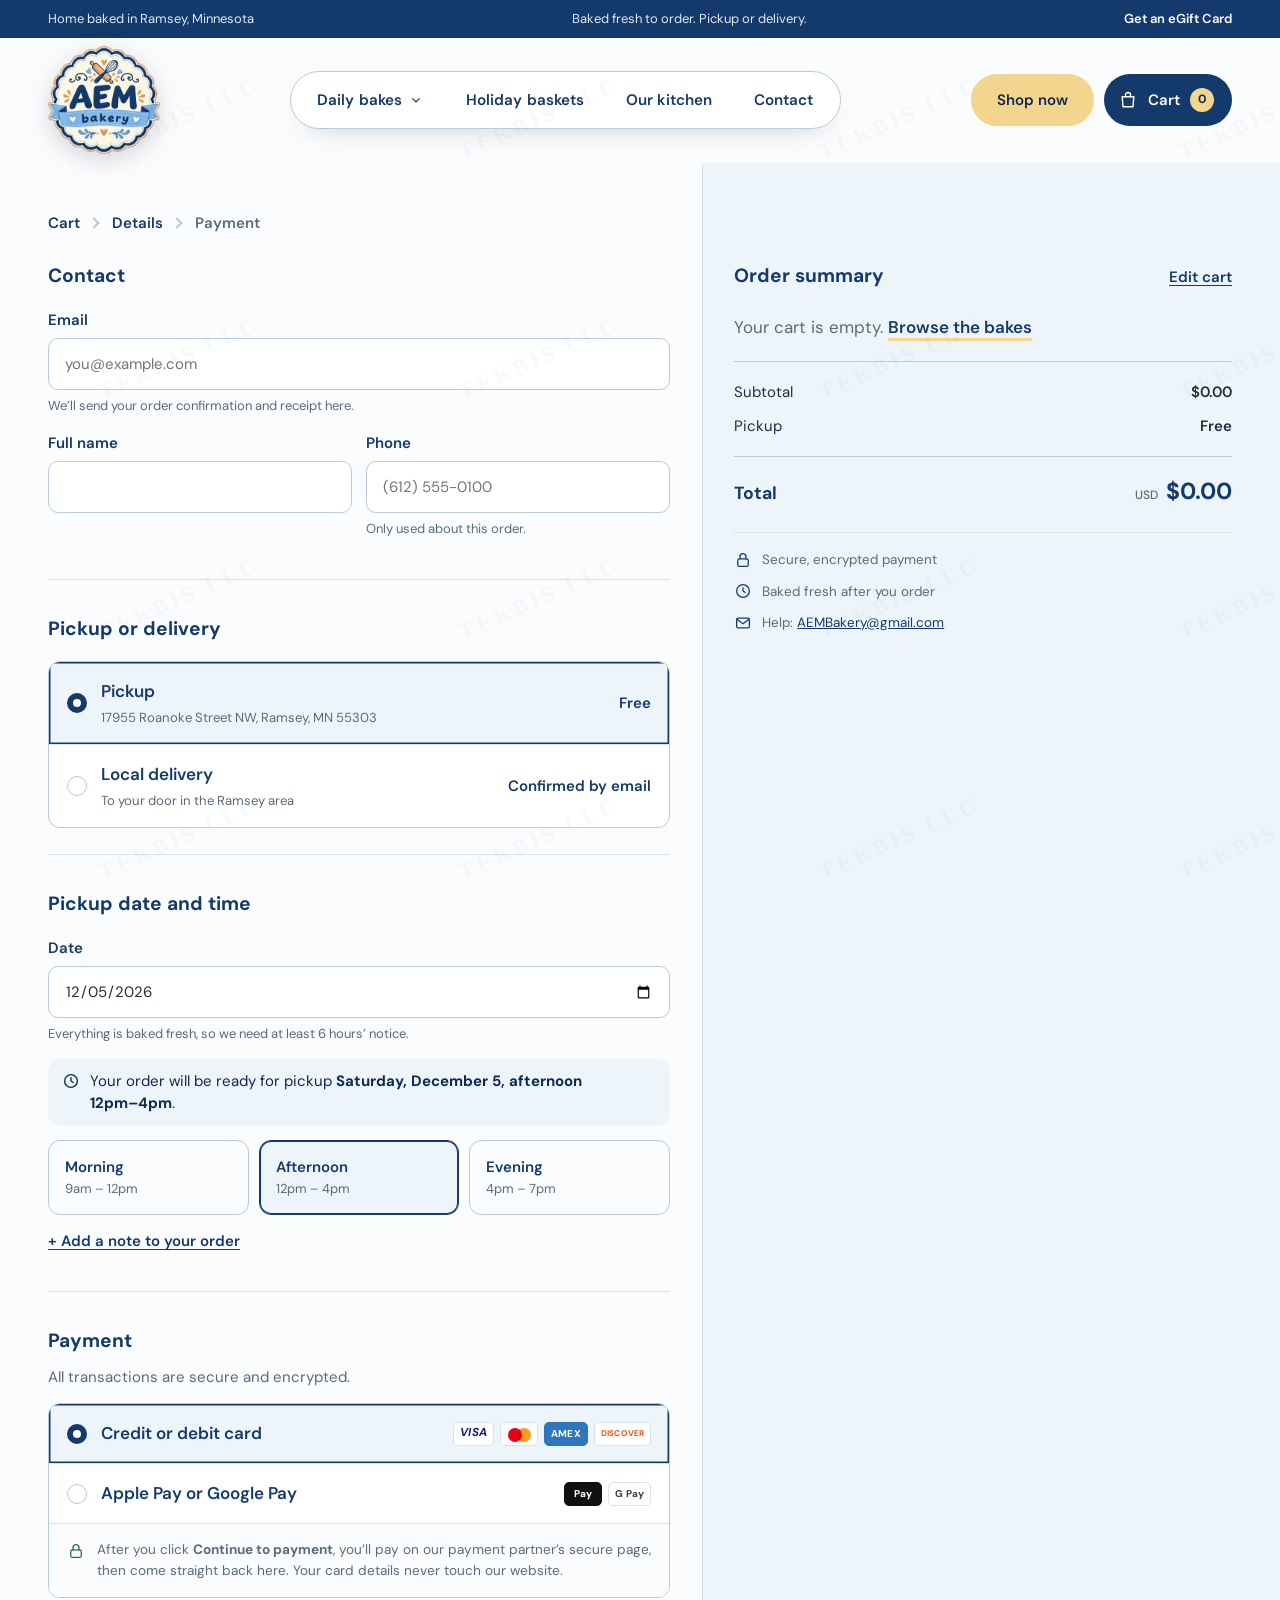
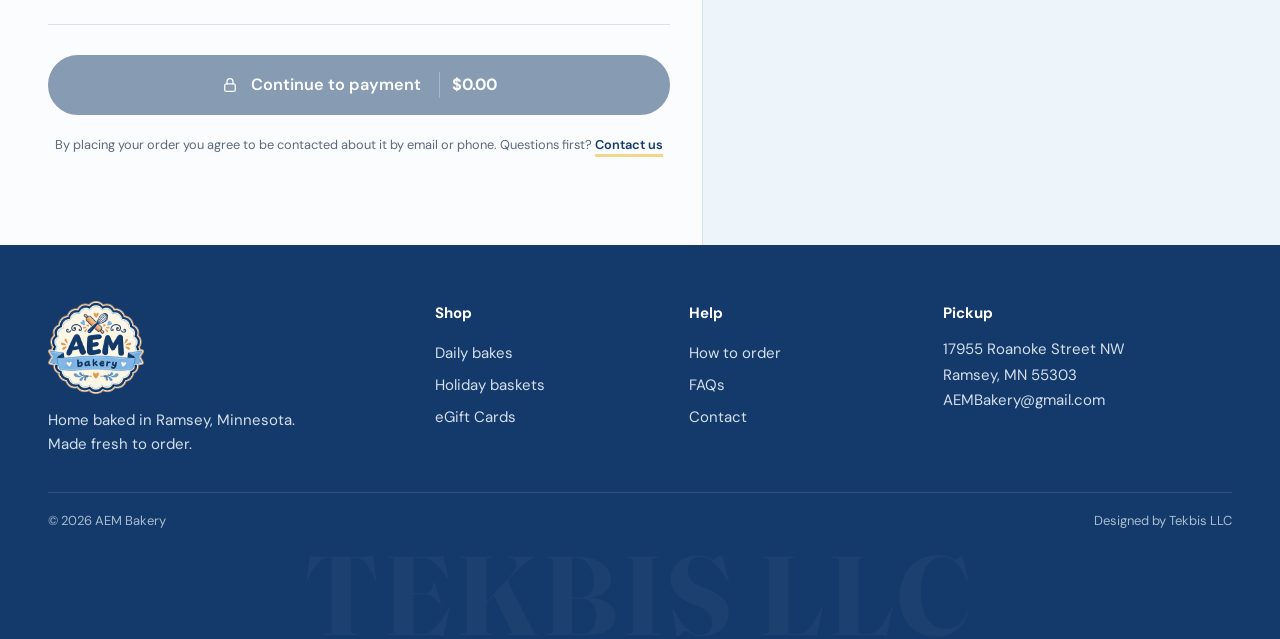
<file: checkout.html>
<!DOCTYPE html>
<html lang="en">
<head>
<meta charset="utf-8">
<meta name="viewport" content="width=device-width,initial-scale=1,viewport-fit=cover">
<title>Checkout | AEM Bakery</title>
<meta name="description" content="Place your AEM Bakery order for pickup in Ramsey, Minnesota or delivery on request.">
<meta name="theme-color" content="#173a5e">
<meta property="og:type" content="website">
<meta property="og:title" content="Checkout | AEM Bakery">
<meta property="og:description" content="Place your AEM Bakery order for pickup in Ramsey, Minnesota or delivery on request.">
<meta property="og:image" content="assets/studio-rolls.webp">
<link rel="icon" href="assets/logo.png" type="image/png">
<link rel="preload" href="assets/fonts/fraunces-latin-full-normal.woff2" as="font" type="font/woff2" crossorigin>
<link rel="preload" href="assets/fonts/dm-sans-latin-wght-normal.woff2" as="font" type="font/woff2" crossorigin>
<link rel="preconnect" href="https://images.unsplash.com">
<link rel="stylesheet" href="site.css">
<script defer src="products.js"></script>
<script defer src="config.js"></script>
<script defer src="assets/vendor/supabase.js"></script>
<script defer src="data.js"></script>
<script defer src="app.js"></script>
</head>
<body data-page="checkout">
<a class="skip" href="#main">Skip to content</a>
<div class="utility"><div class="wrap">
  <span class="utility-side">Home baked in Ramsey, Minnesota</span>
  <span class="utility-mid">Baked fresh to order. Pickup or delivery.</span>
  <span class="utility-side"><a href="gift-cards.html">Get an eGift Card</a></span>
</div></div>
<header class="site-header">
  <div class="wrap header-inner">
    <button class="icon-btn menu-btn" aria-label="Open menu" aria-expanded="false" aria-controls="nav-drawer"><svg class="ui-icon" viewBox="0 0 24 24" fill="none" stroke="currentColor" stroke-width="1.7" stroke-linecap="round" stroke-linejoin="round" aria-hidden="true"><path d="M4 7h16M4 12h16M4 17h10"/></svg></button>
    <a class="brand" href="index.html" aria-label="AEM Bakery home"><img src="assets/logo-badge.webp" alt="AEM Bakery" width="91" height="88"></a>
    <nav class="main-nav" aria-label="Main">
      <div class="nav-item">
        <button class="nav-trigger" aria-expanded="false" aria-controls="mega-shop">Daily bakes <svg class="ui-icon" viewBox="0 0 24 24" fill="none" stroke="currentColor" stroke-width="1.7" stroke-linecap="round" stroke-linejoin="round" aria-hidden="true"><path d="m7 10 5 5 5-5"/></svg></button>
        <div class="mega" id="mega-shop">
          <div class="mega-links">
            <a class="mega-link" href="shop.html"><img src="assets/menu-18.webp" alt="" loading="lazy"><div><strong>Everything we bake</strong><span>All 19 daily bakes</span></div></a>
            <a class="mega-link" href="shop.html?category=rolls"><img src="assets/studio-rolls.webp" alt="" loading="lazy"><div><strong>Cinnamon rolls</strong><span>Nine flavors of soft, frosted swirls</span></div></a><a class="mega-link" href="shop.html?category=treats"><img src="assets/studio-cookies.webp" alt="" loading="lazy"><div><strong>Cookies and treats</strong><span>Cookies, bars and things to share</span></div></a><a class="mega-link" href="shop.html?category=bakes"><img src="assets/studio-bread.webp" alt="" loading="lazy"><div><strong>Breads and cakes</strong><span>Loaves, scones and cake by the pan</span></div></a>
          </div>
          <a class="mega-feature" href="holiday-baskets.html">
            <img src="assets/studio-strawberry.webp" alt="" loading="lazy">
            <div><strong>Holiday baskets</strong><span>Order Nov 1 – Dec 12, pickup Dec 20–23</span></div>
          </a>
          <div class="mega-foot"><span>Baked fresh to order, ready in as little as 6 hours</span><a class="link" href="gift-cards.html">eGift Cards</a></div>
        </div>
      </div>
      <a href="holiday-baskets.html">Holiday baskets</a>
      <a href="our-kitchen.html">Our kitchen</a>
      <a href="contact.html">Contact</a>
    </nav>
    <div class="header-actions">
      <a class="btn btn--butter" href="shop.html">Shop now</a>
      <button class="cart-btn" data-open-cart aria-label="Open cart"><svg class="ui-icon" viewBox="0 0 24 24" fill="none" stroke="currentColor" stroke-width="1.7" stroke-linecap="round" stroke-linejoin="round" aria-hidden="true"><path d="M5 8h14l-1 12H6L5 8Z"/><path d="M9 8V6a3 3 0 0 1 6 0v2"/></svg><span class="cart-label">Cart</span><span class="cart-count" data-cart-count>0</span></button>
    </div>
  </div>
</header>
<div class="drawer-backdrop" data-backdrop></div>
<aside class="nav-drawer" id="nav-drawer" aria-label="Menu" aria-hidden="true" inert>
  <div class="drawer-head"><a href="index.html" aria-label="Home"><img src="assets/logo-badge.webp" alt="AEM Bakery"></a><button class="icon-btn" data-close-nav aria-label="Close menu"><svg class="ui-icon" viewBox="0 0 24 24" fill="none" stroke="currentColor" stroke-width="1.7" stroke-linecap="round" stroke-linejoin="round" aria-hidden="true"><path d="m6 6 12 12M18 6 6 18"/></svg></button></div>
  <nav class="drawer-links" aria-label="Mobile">
    <a href="shop.html">Daily bakes <svg class="ui-icon" viewBox="0 0 24 24" fill="none" stroke="currentColor" stroke-width="1.7" stroke-linecap="round" stroke-linejoin="round" aria-hidden="true"><path d="M5 12h14m-6-6 6 6-6 6"/></svg></a>
    <a href="holiday-baskets.html">Holiday baskets <svg class="ui-icon" viewBox="0 0 24 24" fill="none" stroke="currentColor" stroke-width="1.7" stroke-linecap="round" stroke-linejoin="round" aria-hidden="true"><path d="M5 12h14m-6-6 6 6-6 6"/></svg></a>
    <a href="our-kitchen.html">Our kitchen <svg class="ui-icon" viewBox="0 0 24 24" fill="none" stroke="currentColor" stroke-width="1.7" stroke-linecap="round" stroke-linejoin="round" aria-hidden="true"><path d="M5 12h14m-6-6 6 6-6 6"/></svg></a>
    <a href="contact.html">Contact <svg class="ui-icon" viewBox="0 0 24 24" fill="none" stroke="currentColor" stroke-width="1.7" stroke-linecap="round" stroke-linejoin="round" aria-hidden="true"><path d="M5 12h14m-6-6 6 6-6 6"/></svg></a>
  </nav>
  <div class="drawer-foot">
    <a class="btn btn--block" href="shop.html">Shop now</a>
  </div>
</aside>
<main id="main">
<section class="co">
  <div class="wrap">
    <div class="co-top">
      <ol class="co-steps" aria-label="Checkout steps"><li class="done"><a href="shop.html">Cart</a></li><li class="on" aria-current="step">Details</li><li>Payment</li></ol>
      <span class="co-secure"><svg class="ui-icon" viewBox="0 0 24 24" fill="none" stroke="currentColor" stroke-width="1.7" stroke-linecap="round" stroke-linejoin="round" aria-hidden="true"><rect x="5" y="10.5" width="14" height="10" rx="2"/><path d="M8 10.5V7.5a4 4 0 0 1 8 0v3"/></svg>Secure checkout</span>
    </div>
    <button class="co-mobile-sum" type="button" aria-expanded="false" aria-controls="co-summary" data-co-toggle><span><svg class="ui-icon" viewBox="0 0 24 24" fill="none" stroke="currentColor" stroke-width="1.7" stroke-linecap="round" stroke-linejoin="round" aria-hidden="true"><path d="M5 8h14l-1 12H6L5 8Z"/><path d="M9 8V6a3 3 0 0 1 6 0v2"/></svg><span data-co-toggle-label>Show order summary</span><svg class="ui-icon" viewBox="0 0 24 24" fill="none" stroke="currentColor" stroke-width="1.7" stroke-linecap="round" stroke-linejoin="round" aria-hidden="true"><path d="m7 10 5 5 5-5"/></svg></span><strong data-co-grand>$0.00</strong></button>
    <div class="co-grid">
      <form class="co-form" name="order" method="POST" data-netlify="true" netlify-honeypot="bot-field" id="checkout-form" novalidate>
        <input type="hidden" name="form-name" value="order">
        <input type="hidden" name="order_ref"><input type="hidden" name="order_items"><input type="hidden" name="order_total">
        <p class="hp" aria-hidden="true"><label>Leave empty <input name="bot-field" tabindex="-1" autocomplete="off"></label></p>
        <div class="form-error" data-form-error role="alert"></div>

        <section class="co-sec">
          <h2>Contact</h2>
          <label class="field">Email<input name="email" type="email" autocomplete="email" required maxlength="180" placeholder="you@example.com"><span class="hint">We’ll send your order confirmation and receipt here.</span></label>
          <div class="row">
            <label class="field">Full name<input name="name" autocomplete="name" required maxlength="120"></label>
            <label class="field">Phone<input name="phone" type="tel" autocomplete="tel" required maxlength="40" placeholder="(612) 555-0100"><span class="hint">Only used about this order.</span></label>
          </div>
        </section>

        <section class="co-sec">
          <h2>Pickup or delivery</h2>
          <div class="co-options" role="radiogroup" aria-label="Pickup or delivery">
            <label class="co-opt"><input type="radio" name="fulfilment" value="Pickup" checked><span class="co-opt-body"><span class="co-radio"></span><span class="co-opt-t"><strong>Pickup</strong><small>17955 Roanoke Street NW, Ramsey, MN 55303</small></span><em>Free</em></span></label>
            <label class="co-opt"><input type="radio" name="fulfilment" value="Delivery"><span class="co-opt-body"><span class="co-radio"></span><span class="co-opt-t"><strong>Local delivery</strong><small data-co-zone-note>To your door in the Ramsey area</small></span><em data-co-del-from>Shown at payment</em></span></label>
          </div>
          <div class="co-address" data-delivery-only hidden>
            <label class="field">Street address<input name="address" autocomplete="address-line1" maxlength="200"></label>
            <button type="button" class="co-link" data-co-apt>+ Add apartment, suite, etc.</button>
            <label class="field" data-co-apt-field hidden>Apartment, suite, etc. <span class="hint">Optional</span><input name="address2" autocomplete="address-line2" maxlength="100"></label>
            <div class="row row-3">
              <label class="field">City<input name="city" autocomplete="address-level2" maxlength="80"></label>
              <label class="field">State<select name="state" autocomplete="address-level1"><option>Minnesota</option></select></label>
              <label class="field">ZIP code<input name="zip" autocomplete="postal-code" inputmode="numeric" maxlength="10" pattern="[0-9]5(-[0-9]4)?"><span class="field-msg" data-zip-msg></span></label>
            </div>
          </div>
        </section>

        <section class="co-sec">
          <h2><span data-date-label>Pickup date</span> and time</h2>
          <label class="field">Date<input name="pickup_date" type="date" required id="pickup-date"><span class="hint" data-prep-hint>Everything is baked fresh, so we need at least 6 hours’ notice.</span></label>
          <p class="co-ready" data-co-ready hidden></p>
          <div class="co-times" role="radiogroup" aria-label="Preferred time">
            <label class="choice"><input type="radio" name="pickup_window" value="Morning (9am–12pm)"><span>Morning<small>9am – 12pm</small></span></label>
            <label class="choice"><input type="radio" name="pickup_window" value="Afternoon (12pm–4pm)" checked><span>Afternoon<small>12pm – 4pm</small></span></label>
            <label class="choice"><input type="radio" name="pickup_window" value="Evening (4pm–7pm)"><span>Evening<small>4pm – 7pm</small></span></label>
          </div>
          <button type="button" class="co-link" data-co-note>+ Add a note to your order</button>
          <label class="field" data-co-note-field hidden>Order note <span class="hint">Birthday message, frosting requests, allergies to discuss</span><textarea name="notes" maxlength="2000"></textarea></label>
        </section>

        <section class="co-sec">
          <h2>Payment</h2>
          <p class="co-muted">All transactions are secure and encrypted.</p>
          <div class="co-pay">
            <label class="co-opt co-opt--pay"><input type="radio" name="payment" value="card" checked><span class="co-opt-body"><span class="co-radio"></span><span class="co-opt-t"><strong>Credit or debit card</strong></span><span class="co-cards" aria-label="Visa, Mastercard, American Express, Discover"><i class="cc cc-visa">VISA</i><i class="cc cc-mc"><b></b><b></b></i><i class="cc cc-amex">AMEX</i><i class="cc cc-disc">DISCOVER</i></span></span></label>
            <label class="co-opt co-opt--pay"><input type="radio" name="payment" value="wallet"><span class="co-opt-body"><span class="co-radio"></span><span class="co-opt-t"><strong>Apple Pay or Google Pay</strong></span><span class="co-cards"><i class="cc cc-wallet"> Pay</i><i class="cc cc-wallet cc-g">G Pay</i></span></span></label>
            <div class="co-pay-note"><svg class="ui-icon" viewBox="0 0 24 24" fill="none" stroke="currentColor" stroke-width="1.7" stroke-linecap="round" stroke-linejoin="round" aria-hidden="true"><rect x="5" y="10.5" width="14" height="10" rx="2"/><path d="M8 10.5V7.5a4 4 0 0 1 8 0v3"/></svg><span>After you click <b>Continue to payment</b>, you’ll pay on our payment partner’s secure page, then come straight back here. Your card details never touch our website.</span></div>
          </div>
        </section>

        <button class="btn btn--block co-submit" type="submit" data-place-order><svg class="ui-icon" viewBox="0 0 24 24" fill="none" stroke="currentColor" stroke-width="1.7" stroke-linecap="round" stroke-linejoin="round" aria-hidden="true"><rect x="5" y="10.5" width="14" height="10" rx="2"/><path d="M8 10.5V7.5a4 4 0 0 1 8 0v3"/></svg><span>Continue to payment</span><span class="co-submit-total" data-co-grand>$0.00</span></button>
        <p class="co-legal">By placing your order you agree to be contacted about it by email or phone. Questions first? <a class="link" href="contact.html">Contact us</a></p>
      </form>

      <aside class="co-summary" id="co-summary" aria-label="Order summary">
        <div class="co-sum-head"><h2>Order summary</h2><button type="button" class="co-link" data-open-cart>Edit cart</button></div>
        <ul class="co-items" data-co-items></ul>
        <div class="co-lines">
          <div><span>Subtotal</span><span data-cart-subtotal>$0.00</span></div>
          <div><span data-co-ship-label>Pickup</span><span data-co-ship>Free</span></div>
        </div>
        <div class="co-total"><span>Total</span><span><small>USD</small> <strong data-co-grand>$0.00</strong></span></div>
        <ul class="co-trust">
          <li><svg class="ui-icon" viewBox="0 0 24 24" fill="none" stroke="currentColor" stroke-width="1.7" stroke-linecap="round" stroke-linejoin="round" aria-hidden="true"><rect x="5" y="10.5" width="14" height="10" rx="2"/><path d="M8 10.5V7.5a4 4 0 0 1 8 0v3"/></svg><span>Secure, encrypted payment</span></li>
          <li><svg class="ui-icon" viewBox="0 0 24 24" fill="none" stroke="currentColor" stroke-width="1.7" stroke-linecap="round" stroke-linejoin="round" aria-hidden="true"><circle cx="12" cy="12" r="8.5"/><path d="M12 7.5V12l3 2"/></svg><span>Baked fresh after you order</span></li>
          <li><svg class="ui-icon" viewBox="0 0 24 24" fill="none" stroke="currentColor" stroke-width="1.7" stroke-linecap="round" stroke-linejoin="round" aria-hidden="true"><rect x="3.5" y="5.5" width="17" height="13" rx="2"/><path d="m4 7 8 6 8-6"/></svg><span>Help: <a href="mailto:AEMBakery@gmail.com">AEMBakery@gmail.com</a></span></li>
        </ul>
      </aside>
    </div>
  </div>
</section>

</main>
<footer class="site-footer">
  <div class="wrap">
    <div class="ft">
      <div class="ft-brand">
        <img src="assets/logo-badge.webp" alt="AEM Bakery" width="96" height="93" loading="lazy">
        <p>Home baked in Ramsey, Minnesota. Made fresh to order.</p>
      </div>
      <nav class="ft-col" aria-label="Shop"><h3>Shop</h3>
        <a href="shop.html">Daily bakes</a><a href="holiday-baskets.html">Holiday baskets</a><a href="gift-cards.html">eGift Cards</a></nav>
      <nav class="ft-col" aria-label="Help"><h3>Help</h3>
        <a href="our-kitchen.html#how-it-works">How to order</a><a href="contact.html#faq">FAQs</a><a href="contact.html">Contact</a></nav>
      <div class="ft-col"><h3>Pickup</h3>
        <address><span class="nw">17955 Roanoke Street NW</span><br>Ramsey, MN 55303<br><a href="mailto:AEMBakery@gmail.com">AEMBakery@gmail.com</a></address></div>
    </div>
    <div class="footer-base">
      <span>&copy; <span data-year>2026</span> AEM Bakery</span>
      <span>Designed by Tekbis LLC</span>
    </div>
    <div class="footer-watermark" aria-hidden="true">TEKBIS LLC</div>
  </div>
</footer>
<aside class="cart" id="cart" aria-label="Your cart" aria-hidden="true" inert>
  <div class="cart-head"><h2>Your order</h2><button class="icon-btn" data-close-cart aria-label="Close cart"><svg class="ui-icon" viewBox="0 0 24 24" fill="none" stroke="currentColor" stroke-width="1.7" stroke-linecap="round" stroke-linejoin="round" aria-hidden="true"><path d="m6 6 12 12M18 6 6 18"/></svg></button></div>
  <ul class="cart-items" data-cart-items></ul>
  <div class="cart-foot" data-cart-foot>
    <div class="cart-row"><span>Items</span><span data-cart-qty>0</span></div>
    <div class="cart-row total"><span>Subtotal</span><span data-cart-subtotal>$0.00</span></div>
    <a class="btn btn--block" href="checkout.html">Checkout</a>
    <p class="t-small">Choose pickup or delivery at checkout. We confirm every order by email before we bake.</p>
  </div>
</aside>
<dialog class="pd" id="product-dialog" aria-labelledby="pd-title">
  <button class="icon-btn pd-close" data-close-dialog aria-label="Close"><svg class="ui-icon" viewBox="0 0 24 24" fill="none" stroke="currentColor" stroke-width="1.7" stroke-linecap="round" stroke-linejoin="round" aria-hidden="true"><path d="m6 6 12 12M18 6 6 18"/></svg></button>
  <div data-dialog-content></div>
</dialog>
<div class="toast" role="status" aria-live="polite">
  <img class="toast-img" data-toast-img alt="" src="[data-uri]">
  <div class="toast-body"><span class="toast-title" data-toast-title></span><strong data-toast-text></strong><span class="toast-sub" data-toast-sub></span></div>
  <div class="toast-actions"><button class="btn btn--sm" data-open-cart>View cart</button><a class="toast-checkout" href="checkout.html">Checkout</a></div>
  <button class="toast-x" data-toast-close aria-label="Dismiss"><svg class="ui-icon" viewBox="0 0 24 24" fill="none" stroke="currentColor" stroke-width="1.7" stroke-linecap="round" stroke-linejoin="round" aria-hidden="true"><path d="m6 6 12 12M18 6 6 18"/></svg></button>
</div>
</body>
</html>
</file>
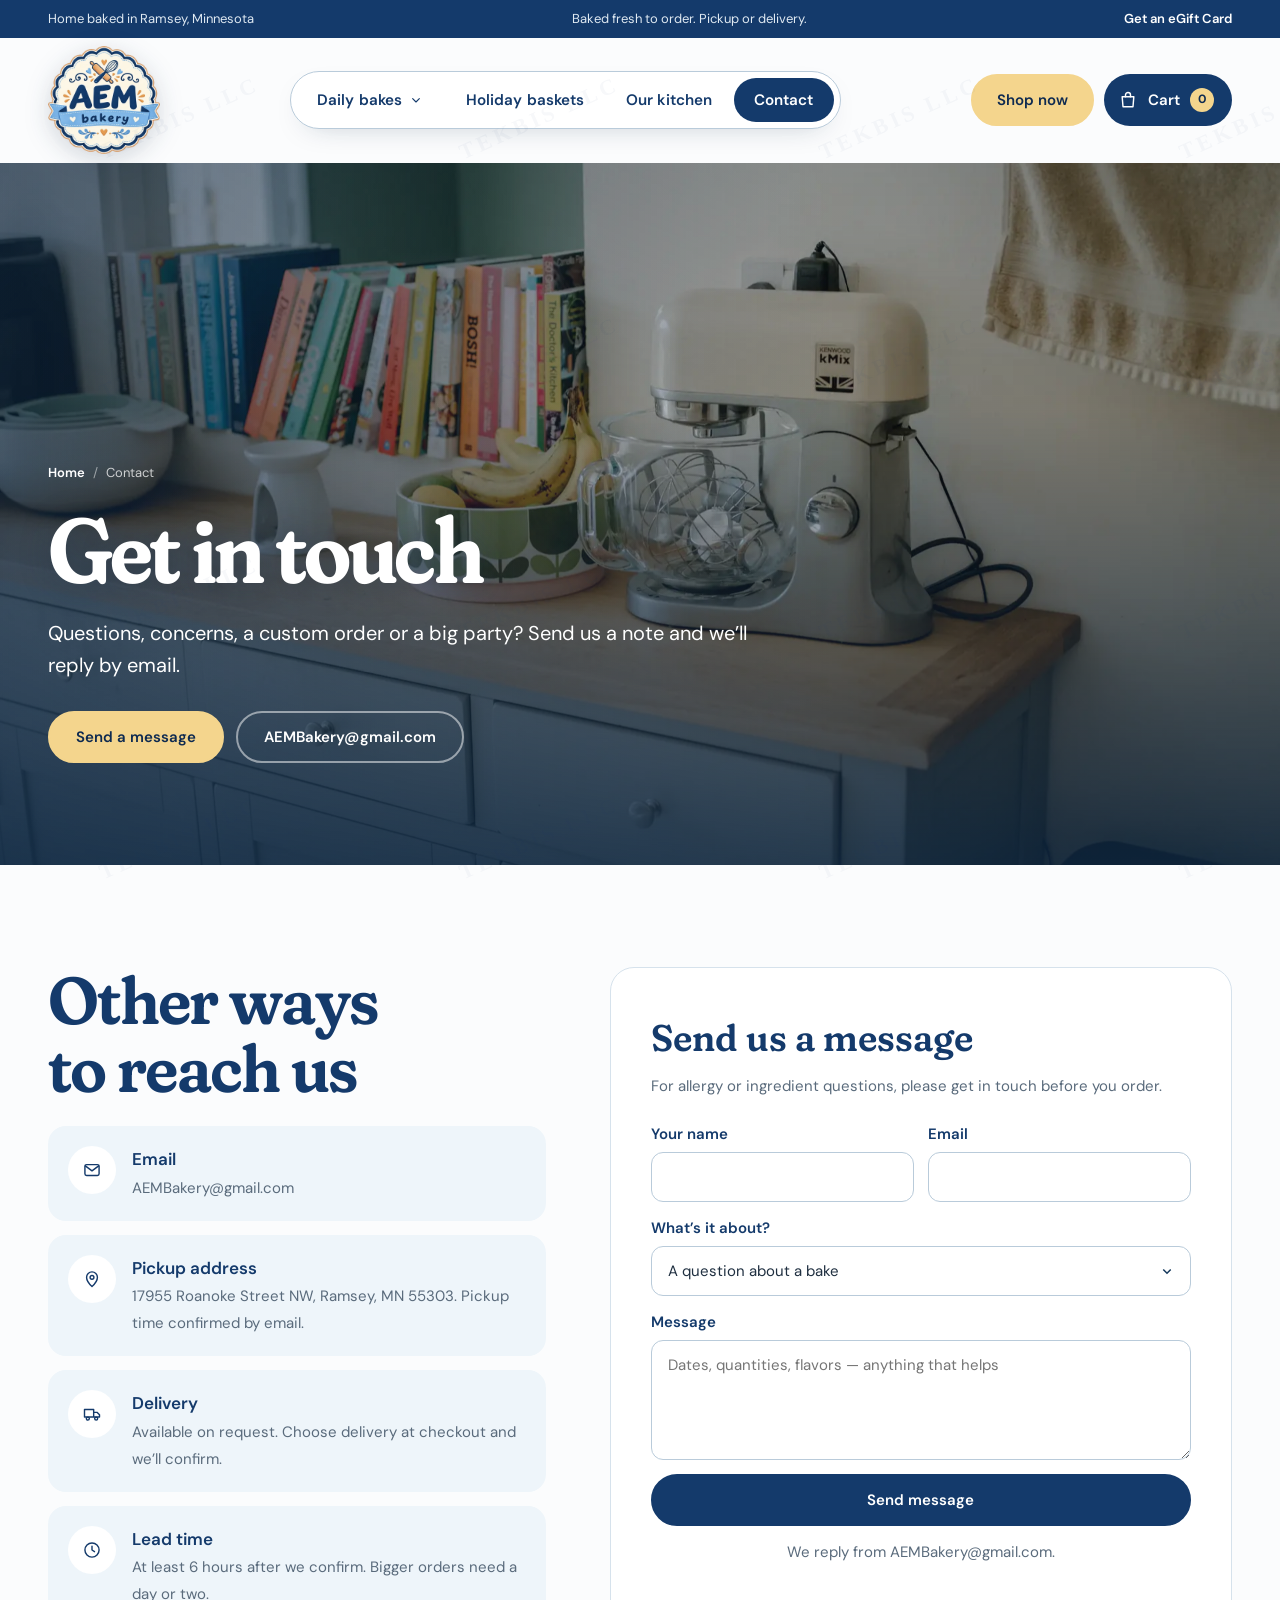
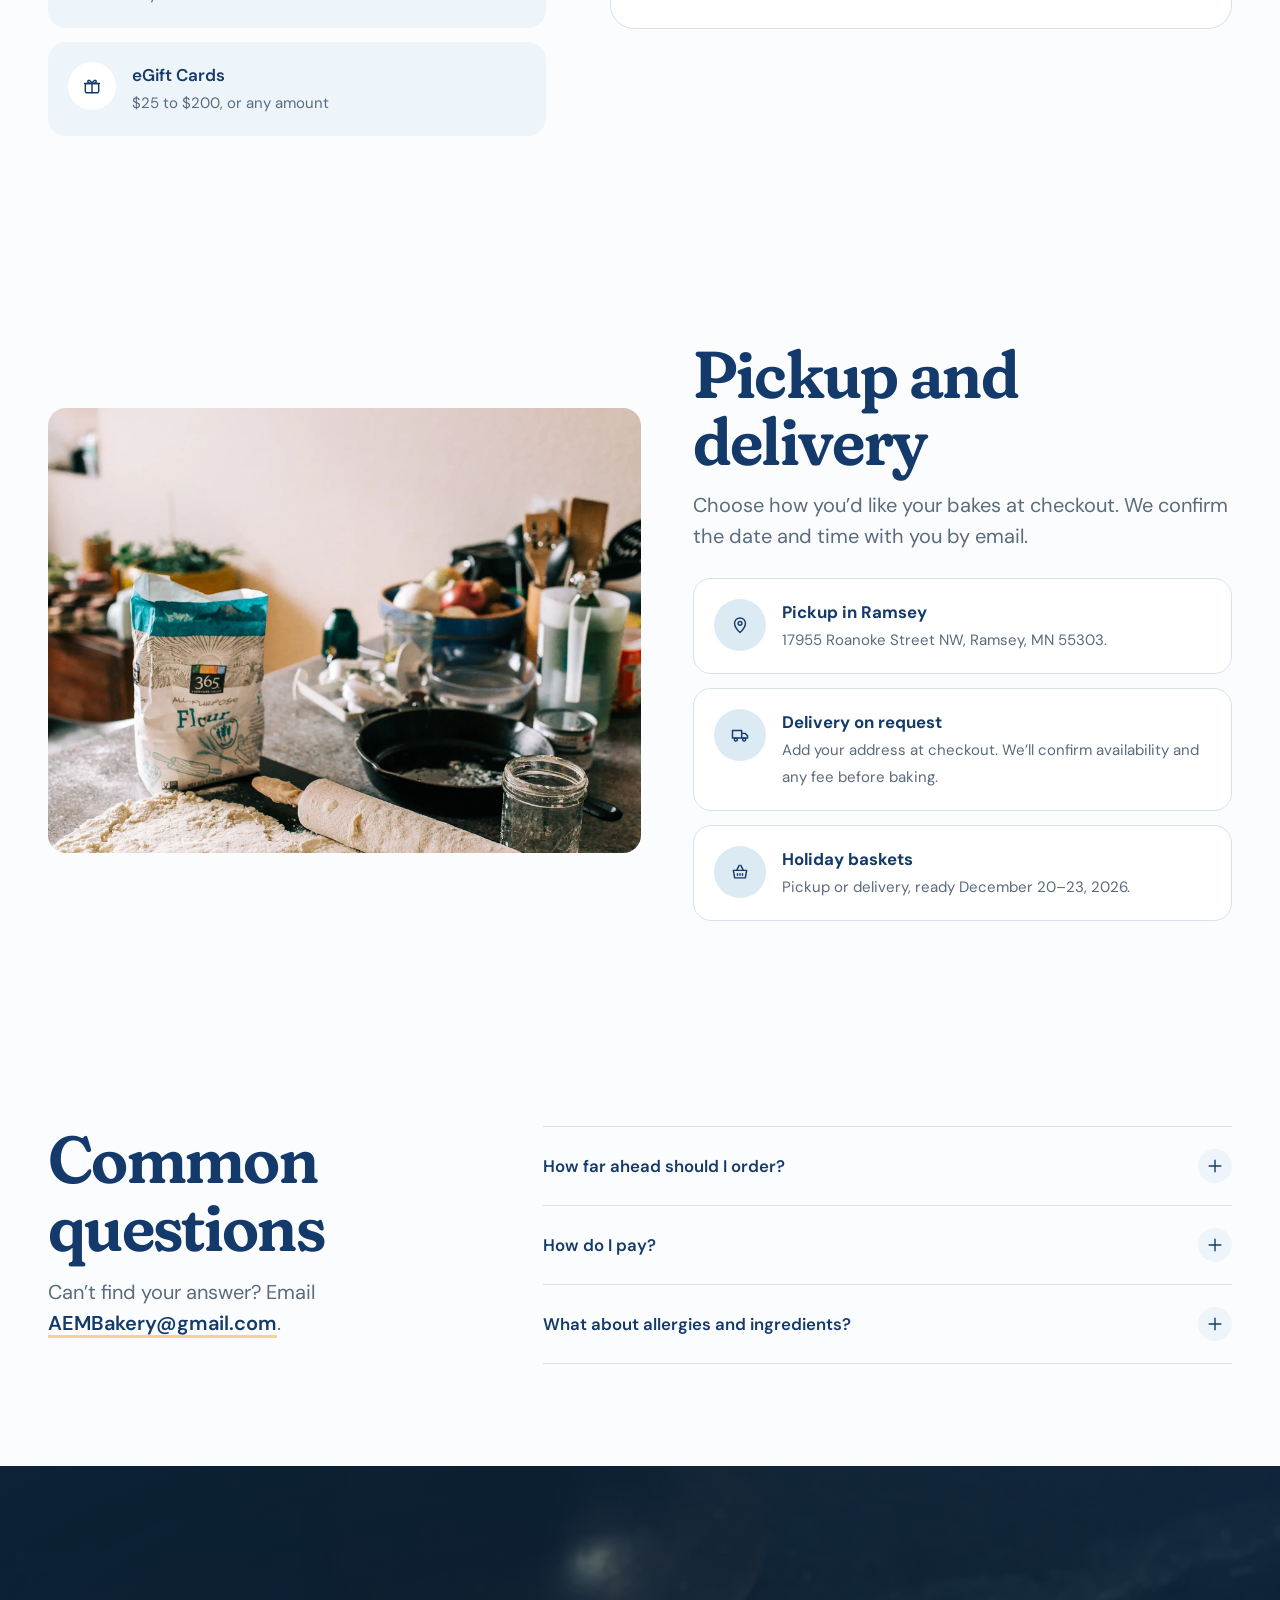
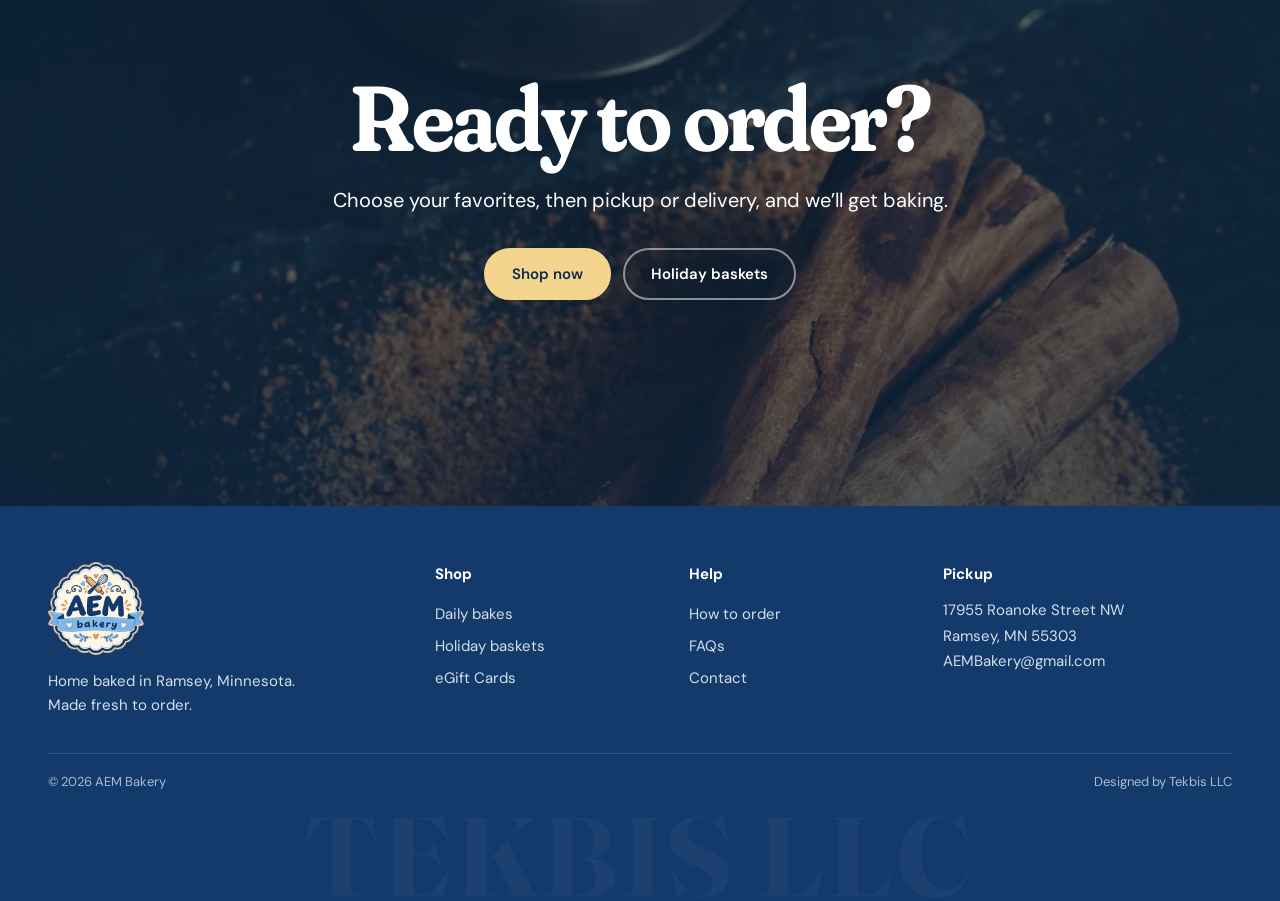
<file: contact.html>
<!DOCTYPE html>

<html lang="en">
<head>
<meta charset="utf-8"/>
<meta content="width=device-width,initial-scale=1,viewport-fit=cover" name="viewport"/>
<title>Contact | AEM Bakery</title>
<meta content="Contact AEM Bakery in Ramsey, Minnesota about orders, delivery, holiday baskets, custom requests or allergy questions." name="description"/>
<meta content="#173a5e" name="theme-color"/>
<meta content="website" property="og:type"/>
<meta content="Contact | AEM Bakery" property="og:title"/>
<meta content="Contact AEM Bakery in Ramsey, Minnesota about orders, delivery, holiday baskets, custom requests or allergy questions." property="og:description"/>
<meta content="assets/studio-rolls.webp" property="og:image"/>
<link href="assets/logo.png" rel="icon" type="image/png"/>
<link as="font" crossorigin="" href="assets/fonts/fraunces-latin-full-normal.woff2" rel="preload" type="font/woff2"/>
<link as="font" crossorigin="" href="assets/fonts/dm-sans-latin-wght-normal.woff2" rel="preload" type="font/woff2"/>
<link href="https://images.unsplash.com" rel="preconnect"/>
<link href="site.css" rel="stylesheet"/>
<script defer="" src="products.js"></script>
<script defer="" src="config.js"></script>
<script defer="" src="assets/vendor/supabase.js"></script>
<script defer="" src="data.js"></script>
<script defer="" src="app.js"></script>
</head>
<body data-page="contact">
<a class="skip" href="#main">Skip to content</a>
<div class="utility"><div class="wrap">
<span class="utility-side">Home baked in Ramsey, Minnesota</span>
<span class="utility-mid">Baked fresh to order. Pickup or delivery.</span>
<span class="utility-side"><a href="gift-cards.html">Get an eGift Card</a></span>
</div></div>
<header class="site-header">
<div class="wrap header-inner">
<button aria-controls="nav-drawer" aria-expanded="false" aria-label="Open menu" class="icon-btn menu-btn"><svg aria-hidden="true" class="ui-icon" fill="none" stroke="currentColor" stroke-linecap="round" stroke-linejoin="round" stroke-width="1.7" viewbox="0 0 24 24"><path d="M4 7h16M4 12h16M4 17h10"></path></svg></button>
<a aria-label="AEM Bakery home" class="brand" href="index.html"><img alt="AEM Bakery" height="88" src="assets/logo-badge.webp" width="91"/></a>
<nav aria-label="Main" class="main-nav">
<div class="nav-item">
<button aria-controls="mega-shop" aria-expanded="false" class="nav-trigger">Daily bakes <svg aria-hidden="true" class="ui-icon" fill="none" stroke="currentColor" stroke-linecap="round" stroke-linejoin="round" stroke-width="1.7" viewbox="0 0 24 24"><path d="m7 10 5 5 5-5"></path></svg></button>
<div class="mega" id="mega-shop">
<div class="mega-links">
<a class="mega-link" href="shop.html"><img alt="" loading="lazy" src="assets/menu-18.webp"/><div><strong>Everything we bake</strong><span>All 19 daily bakes</span></div></a>
<a class="mega-link" href="shop.html?category=rolls"><img alt="" loading="lazy" src="assets/studio-rolls.webp"/><div><strong>Cinnamon rolls</strong><span>Nine flavors of soft, frosted swirls</span></div></a><a class="mega-link" href="shop.html?category=treats"><img alt="" loading="lazy" src="assets/studio-cookies.webp"/><div><strong>Cookies and treats</strong><span>Cookies, bars and things to share</span></div></a><a class="mega-link" href="shop.html?category=bakes"><img alt="" loading="lazy" src="assets/studio-bread.webp"/><div><strong>Breads and cakes</strong><span>Loaves, scones and cake by the pan</span></div></a>
</div>
<a class="mega-feature" href="holiday-baskets.html">
<img alt="" loading="lazy" src="assets/studio-strawberry.webp"/>
<div><strong>Holiday baskets</strong><span>Order Nov 1 – Dec 12, pickup Dec 20–23</span></div>
</a>
<div class="mega-foot"><span>Baked fresh to order, ready in as little as 6 hours</span><a class="link" href="gift-cards.html">eGift Cards</a></div>
</div>
</div>
<a href="holiday-baskets.html">Holiday baskets</a>
<a href="our-kitchen.html">Our kitchen</a>
<a aria-current="page" href="contact.html">Contact</a>
</nav>
<div class="header-actions">
<a class="btn btn--butter" href="shop.html">Shop now</a>
<button aria-label="Open cart" class="cart-btn" data-open-cart=""><svg aria-hidden="true" class="ui-icon" fill="none" stroke="currentColor" stroke-linecap="round" stroke-linejoin="round" stroke-width="1.7" viewbox="0 0 24 24"><path d="M5 8h14l-1 12H6L5 8Z"></path><path d="M9 8V6a3 3 0 0 1 6 0v2"></path></svg><span class="cart-label">Cart</span><span class="cart-count" data-cart-count="">0</span></button>
</div>
</div>
</header>
<div class="drawer-backdrop" data-backdrop=""></div>
<aside aria-hidden="true" aria-label="Menu" class="nav-drawer" id="nav-drawer" inert="">
<div class="drawer-head"><a aria-label="Home" href="index.html"><img alt="AEM Bakery" src="assets/logo-badge.webp"/></a><button aria-label="Close menu" class="icon-btn" data-close-nav=""><svg aria-hidden="true" class="ui-icon" fill="none" stroke="currentColor" stroke-linecap="round" stroke-linejoin="round" stroke-width="1.7" viewbox="0 0 24 24"><path d="m6 6 12 12M18 6 6 18"></path></svg></button></div>
<nav aria-label="Mobile" class="drawer-links">
<a href="shop.html">Daily bakes <svg aria-hidden="true" class="ui-icon" fill="none" stroke="currentColor" stroke-linecap="round" stroke-linejoin="round" stroke-width="1.7" viewbox="0 0 24 24"><path d="M5 12h14m-6-6 6 6-6 6"></path></svg></a>
<a href="holiday-baskets.html">Holiday baskets <svg aria-hidden="true" class="ui-icon" fill="none" stroke="currentColor" stroke-linecap="round" stroke-linejoin="round" stroke-width="1.7" viewbox="0 0 24 24"><path d="M5 12h14m-6-6 6 6-6 6"></path></svg></a>
<a href="our-kitchen.html">Our kitchen <svg aria-hidden="true" class="ui-icon" fill="none" stroke="currentColor" stroke-linecap="round" stroke-linejoin="round" stroke-width="1.7" viewbox="0 0 24 24"><path d="M5 12h14m-6-6 6 6-6 6"></path></svg></a>
<a aria-current="page" href="contact.html">Contact <svg aria-hidden="true" class="ui-icon" fill="none" stroke="currentColor" stroke-linecap="round" stroke-linejoin="round" stroke-width="1.7" viewbox="0 0 24 24"><path d="M5 12h14m-6-6 6 6-6 6"></path></svg></a>
</nav>
<div class="drawer-foot">
<a class="btn btn--block" href="shop.html">Shop now</a>
</div>
</aside>
<main id="main">
<section class="photo-hero">
<img alt="A bright home kitchen with a stand mixer and cookbooks" data-edit="contact.001" fetchpriority="high" src="assets/stock/kitchwin.webp"/>
<div class="wrap">
<ol class="crumbs"><li><a href="index.html">Home</a></li><li aria-current="page">Contact</li></ol>
<h1 data-edit="contact.002">Get in touch</h1>
<p class="lede" data-edit="contact.003">Questions, concerns, a custom order or a big party? Send us a note and we’ll reply by email.</p>
<div class="hero-actions"><a class="btn btn--butter" data-edit="contact.004" href="#message">Send a message</a><a class="btn btn--ghost" data-edit="contact.005" href="mailto:AEMBakery@gmail.com">AEMBakery@gmail.com</a></div>
</div>
</section>
<section class="section" id="message"><div class="wrap contact-grid">
<div>
<h2 class="t-h2" data-edit="contact.006" style="margin-bottom:24px">Other ways to reach us</h2>
<div class="contact-cards">
<a class="contact-card" href="mailto:AEMBakery@gmail.com"><span class="ic"><svg aria-hidden="true" class="ui-icon" fill="none" stroke="currentColor" stroke-linecap="round" stroke-linejoin="round" stroke-width="1.7" viewbox="0 0 24 24"><rect height="13" rx="2" width="17" x="3.5" y="5.5"></rect><path d="m4 7 8 6 8-6"></path></svg></span><div><strong data-edit="contact.007">Email</strong><span data-edit="contact.008">AEMBakery@gmail.com</span></div></a>
<div class="contact-card"><span class="ic"><svg aria-hidden="true" class="ui-icon" fill="none" stroke="currentColor" stroke-linecap="round" stroke-linejoin="round" stroke-width="1.7" viewbox="0 0 24 24"><path d="M12 21s-6.5-5.6-6.5-11a6.5 6.5 0 0 1 13 0c0 5.4-6.5 11-6.5 11Z"></path><circle cx="12" cy="10" r="2.3"></circle></svg></span><div><strong data-edit="contact.009">Pickup address</strong><span data-edit="contact.010">17955 Roanoke Street NW, Ramsey, MN 55303. Pickup time confirmed by email.</span></div></div>
<div class="contact-card"><span class="ic"><svg aria-hidden="true" class="ui-icon" fill="none" stroke="currentColor" stroke-linecap="round" stroke-linejoin="round" stroke-width="1.7" viewbox="0 0 24 24"><path d="M3 6.5h11v9H3zM14 10h4l3 3v2.5h-7"></path><circle cx="7" cy="17.5" r="1.8"></circle><circle cx="17" cy="17.5" r="1.8"></circle></svg></span><div><strong data-edit="contact.011">Delivery</strong><span data-edit="contact.012">Available on request. Choose delivery at checkout and we’ll confirm.</span></div></div>
<div class="contact-card"><span class="ic"><svg aria-hidden="true" class="ui-icon" fill="none" stroke="currentColor" stroke-linecap="round" stroke-linejoin="round" stroke-width="1.7" viewbox="0 0 24 24"><circle cx="12" cy="12" r="8.5"></circle><path d="M12 7.5V12l3 2"></path></svg></span><div><strong data-edit="contact.013">Lead time</strong><span data-edit="contact.014">At least 6 hours after we confirm. Bigger orders need a day or two.</span></div></div>
<a class="contact-card" href="gift-cards.html"><span class="ic"><svg aria-hidden="true" class="ui-icon" fill="none" stroke="currentColor" stroke-linecap="round" stroke-linejoin="round" stroke-width="1.7" viewbox="0 0 24 24"><rect height="11" rx="1.5" width="16" x="4" y="9"></rect><path d="M3 9h18M12 9v11M12 9S9.5 4 7.5 5.5 9 9 12 9Zm0 0s2.5-5 4.5-3.5S15 9 12 9Z"></path></svg></span><div><strong data-edit="contact.015">eGift Cards</strong><span data-edit="contact.016">$25 to $200, or any amount</span></div></a>
</div>
</div>
<form class="form-card" data-netlify="true" id="contact-form" method="POST" name="contact" netlify-honeypot="bot-field" novalidate="">
<h2>Send us a message</h2>
<p>For allergy or ingredient questions, please get in touch before you order.</p>
<input name="form-name" type="hidden" value="contact"/>
<p aria-hidden="true" class="hp"><label>Leave empty <input autocomplete="off" name="bot-field" tabindex="-1"/></label></p>
<div class="form-error" data-form-error="" role="alert"></div>
<div class="row">
<label class="field">Your name<input autocomplete="name" maxlength="120" name="name" required=""/></label>
<label class="field">Email<input autocomplete="email" maxlength="180" name="email" required="" type="email"/></label>
</div>
<label class="field">What’s it about?<select name="topic"><option>A question about a bake</option><option>A special or custom order</option><option>Help with an existing order</option><option>Delivery</option><option>Holiday baskets</option><option>Ingredients and allergies</option><option>Just saying hello</option></select></label>
<label class="field">Message<textarea maxlength="4000" name="message" placeholder="Dates, quantities, flavors — anything that helps" required=""></textarea></label>
<button class="btn btn--block" type="submit">Send message</button>
<p class="form-note">We reply from AEMBakery@gmail.com.</p>
</form>
</div></section>
<section class="section" id="pickup-delivery"><div class="wrap fulfil">
<div class="fulfil-media"><img alt="A home kitchen counter with flour, a rolling pin and cut dough" data-edit="contact.017" decoding="async" loading="lazy" src="assets/stock/counterflour.webp"/></div>
<div>
<h2 class="t-h2" data-edit="contact.018">Pickup and delivery</h2>
<p class="t-lede" data-edit="contact.019" style="margin-top:14px">Choose how you’d like your bakes at checkout. We confirm the date and time with you by email.</p>
<div class="fulfil-list">
<div class="fulfil-item"><span class="ic"><svg aria-hidden="true" class="ui-icon" fill="none" stroke="currentColor" stroke-linecap="round" stroke-linejoin="round" stroke-width="1.7" viewbox="0 0 24 24"><path d="M12 21s-6.5-5.6-6.5-11a6.5 6.5 0 0 1 13 0c0 5.4-6.5 11-6.5 11Z"></path><circle cx="12" cy="10" r="2.3"></circle></svg></span><div><strong data-edit="contact.020">Pickup in Ramsey</strong><span data-edit="contact.021">17955 Roanoke Street NW, Ramsey, MN 55303.</span></div></div>
<div class="fulfil-item"><span class="ic"><svg aria-hidden="true" class="ui-icon" fill="none" stroke="currentColor" stroke-linecap="round" stroke-linejoin="round" stroke-width="1.7" viewbox="0 0 24 24"><path d="M3 6.5h11v9H3zM14 10h4l3 3v2.5h-7"></path><circle cx="7" cy="17.5" r="1.8"></circle><circle cx="17" cy="17.5" r="1.8"></circle></svg></span><div><strong data-edit="contact.022">Delivery on request</strong><span data-edit="contact.023">Add your address at checkout. We’ll confirm availability and any fee before baking.</span></div></div>
<div class="fulfil-item"><span class="ic"><svg aria-hidden="true" class="ui-icon" fill="none" stroke="currentColor" stroke-linecap="round" stroke-linejoin="round" stroke-width="1.7" viewbox="0 0 24 24"><path d="M4 10h16l-1.6 9H5.6L4 10Z"></path><path d="m8 10 3-6M16 10l-3-6M9 14v2M12 14v2M15 14v2"></path></svg></span><div><strong data-edit="contact.024">Holiday baskets</strong><span data-edit="contact.025">Pickup or delivery, ready December 20–23, 2026.</span></div></div>
</div>
</div>
</div></section>
<section class="section" id="faq"><div class="wrap faq">
<div><h2 class="t-h2" data-edit="contact.026">Common questions</h2><p class="t-lede" style="margin-top:16px">Can’t find your answer? Email <a class="link" data-edit="contact.027" href="mailto:AEMBakery@gmail.com">AEMBakery@gmail.com</a>.</p></div>
<div class="faq-list"><details><summary>How far ahead should I order?<span class="pm"><svg aria-hidden="true" class="ui-icon" fill="none" stroke="currentColor" stroke-linecap="round" stroke-linejoin="round" stroke-width="1.7" viewbox="0 0 24 24"><path d="M12 5v14M5 12h14"></path></svg></span></summary><p data-edit="contact.028">Everything is baked fresh to order, so please give us at least 6 hours. For a big order or a specific day, a day or two ahead is best.</p></details><details><summary>How do I pay?<span class="pm"><svg aria-hidden="true" class="ui-icon" fill="none" stroke="currentColor" stroke-linecap="round" stroke-linejoin="round" stroke-width="1.7" viewbox="0 0 24 24"><path d="M12 5v14M5 12h14"></path></svg></span></summary><p data-edit="contact.029">Add bakes to your cart and check out on this site. You pay securely online by card, Apple Pay or Google Pay when you place your order.</p></details><details><summary>What about allergies and ingredients?<span class="pm"><svg aria-hidden="true" class="ui-icon" fill="none" stroke="currentColor" stroke-linecap="round" stroke-linejoin="round" stroke-width="1.7" viewbox="0 0 24 24"><path d="M12 5v14M5 12h14"></path></svg></span></summary><p data-edit="contact.030">Please get in touch before ordering so we can talk through your needs. Our bakes are made in a home kitchen, so don’t assume a product is suitable for a specific allergy or diet.</p></details></div>
</div></section>
<section class="cta-band" data-parallax="">
<img alt="Cinnamon sticks and spice on a dark table" data-edit="contact.031" decoding="async" loading="lazy" src="assets/stock/cinnbowl.webp"/>
<div class="wrap"><h2 data-edit="contact.032">Ready to order?</h2><p data-edit="contact.033">Choose your favorites, then pickup or delivery, and we’ll get baking.</p><div class="hero-actions"><a class="btn btn--butter" data-edit="contact.034" href="shop.html">Shop now</a><a class="btn btn--ghost" data-edit="contact.035" href="holiday-baskets.html">Holiday baskets</a></div></div>
</section>
</main>
<footer class="site-footer">
<div class="wrap">
<div class="ft">
<div class="ft-brand">
<img alt="AEM Bakery" height="93" loading="lazy" src="assets/logo-badge.webp" width="96"/>
<p>Home baked in Ramsey, Minnesota. Made fresh to order.</p>
</div>
<nav aria-label="Shop" class="ft-col"><h3>Shop</h3>
<a href="shop.html">Daily bakes</a><a href="holiday-baskets.html">Holiday baskets</a><a href="gift-cards.html">eGift Cards</a></nav>
<nav aria-label="Help" class="ft-col"><h3>Help</h3>
<a href="our-kitchen.html#how-it-works">How to order</a><a href="contact.html#faq">FAQs</a><a href="contact.html">Contact</a></nav>
<div class="ft-col"><h3>Pickup</h3>
<address><span class="nw">17955 Roanoke Street NW</span><br/>Ramsey, MN 55303<br/><a href="mailto:AEMBakery@gmail.com">AEMBakery@gmail.com</a></address></div>
</div>
<div class="footer-base">
<span>© <span data-year="">2026</span> AEM Bakery</span>
<span>Designed by Tekbis LLC</span>
</div>
<div aria-hidden="true" class="footer-watermark">TEKBIS LLC</div>
</div>
</footer>
<aside aria-hidden="true" aria-label="Your cart" class="cart" id="cart" inert="">
<div class="cart-head"><h2>Your order</h2><button aria-label="Close cart" class="icon-btn" data-close-cart=""><svg aria-hidden="true" class="ui-icon" fill="none" stroke="currentColor" stroke-linecap="round" stroke-linejoin="round" stroke-width="1.7" viewbox="0 0 24 24"><path d="m6 6 12 12M18 6 6 18"></path></svg></button></div>
<ul class="cart-items" data-cart-items=""></ul>
<div class="cart-foot" data-cart-foot="">
<div class="cart-row"><span>Items</span><span data-cart-qty="">0</span></div>
<div class="cart-row total"><span>Subtotal</span><span data-cart-subtotal="">$0.00</span></div>
<a class="btn btn--block" href="checkout.html">Checkout</a>
<p class="t-small">Choose pickup or delivery at checkout. We confirm every order by email before we bake.</p>
</div>
</aside>
<dialog aria-labelledby="pd-title" class="pd" id="product-dialog">
<button aria-label="Close" class="icon-btn pd-close" data-close-dialog=""><svg aria-hidden="true" class="ui-icon" fill="none" stroke="currentColor" stroke-linecap="round" stroke-linejoin="round" stroke-width="1.7" viewbox="0 0 24 24"><path d="m6 6 12 12M18 6 6 18"></path></svg></button>
<div data-dialog-content=""></div>
</dialog>
<div aria-live="polite" class="toast" role="status">
<img alt="" class="toast-img" data-toast-img="" src="[data-uri]"/>
<div class="toast-body"><span class="toast-title" data-toast-title=""></span><strong data-toast-text=""></strong><span class="toast-sub" data-toast-sub=""></span></div>
<div class="toast-actions"><button class="btn btn--sm" data-open-cart="">View cart</button><a class="toast-checkout" href="checkout.html">Checkout</a></div>
<button aria-label="Dismiss" class="toast-x" data-toast-close=""><svg aria-hidden="true" class="ui-icon" fill="none" stroke="currentColor" stroke-linecap="round" stroke-linejoin="round" stroke-width="1.7" viewbox="0 0 24 24"><path d="m6 6 12 12M18 6 6 18"></path></svg></button>
</div>
</body>
</html>
</file>
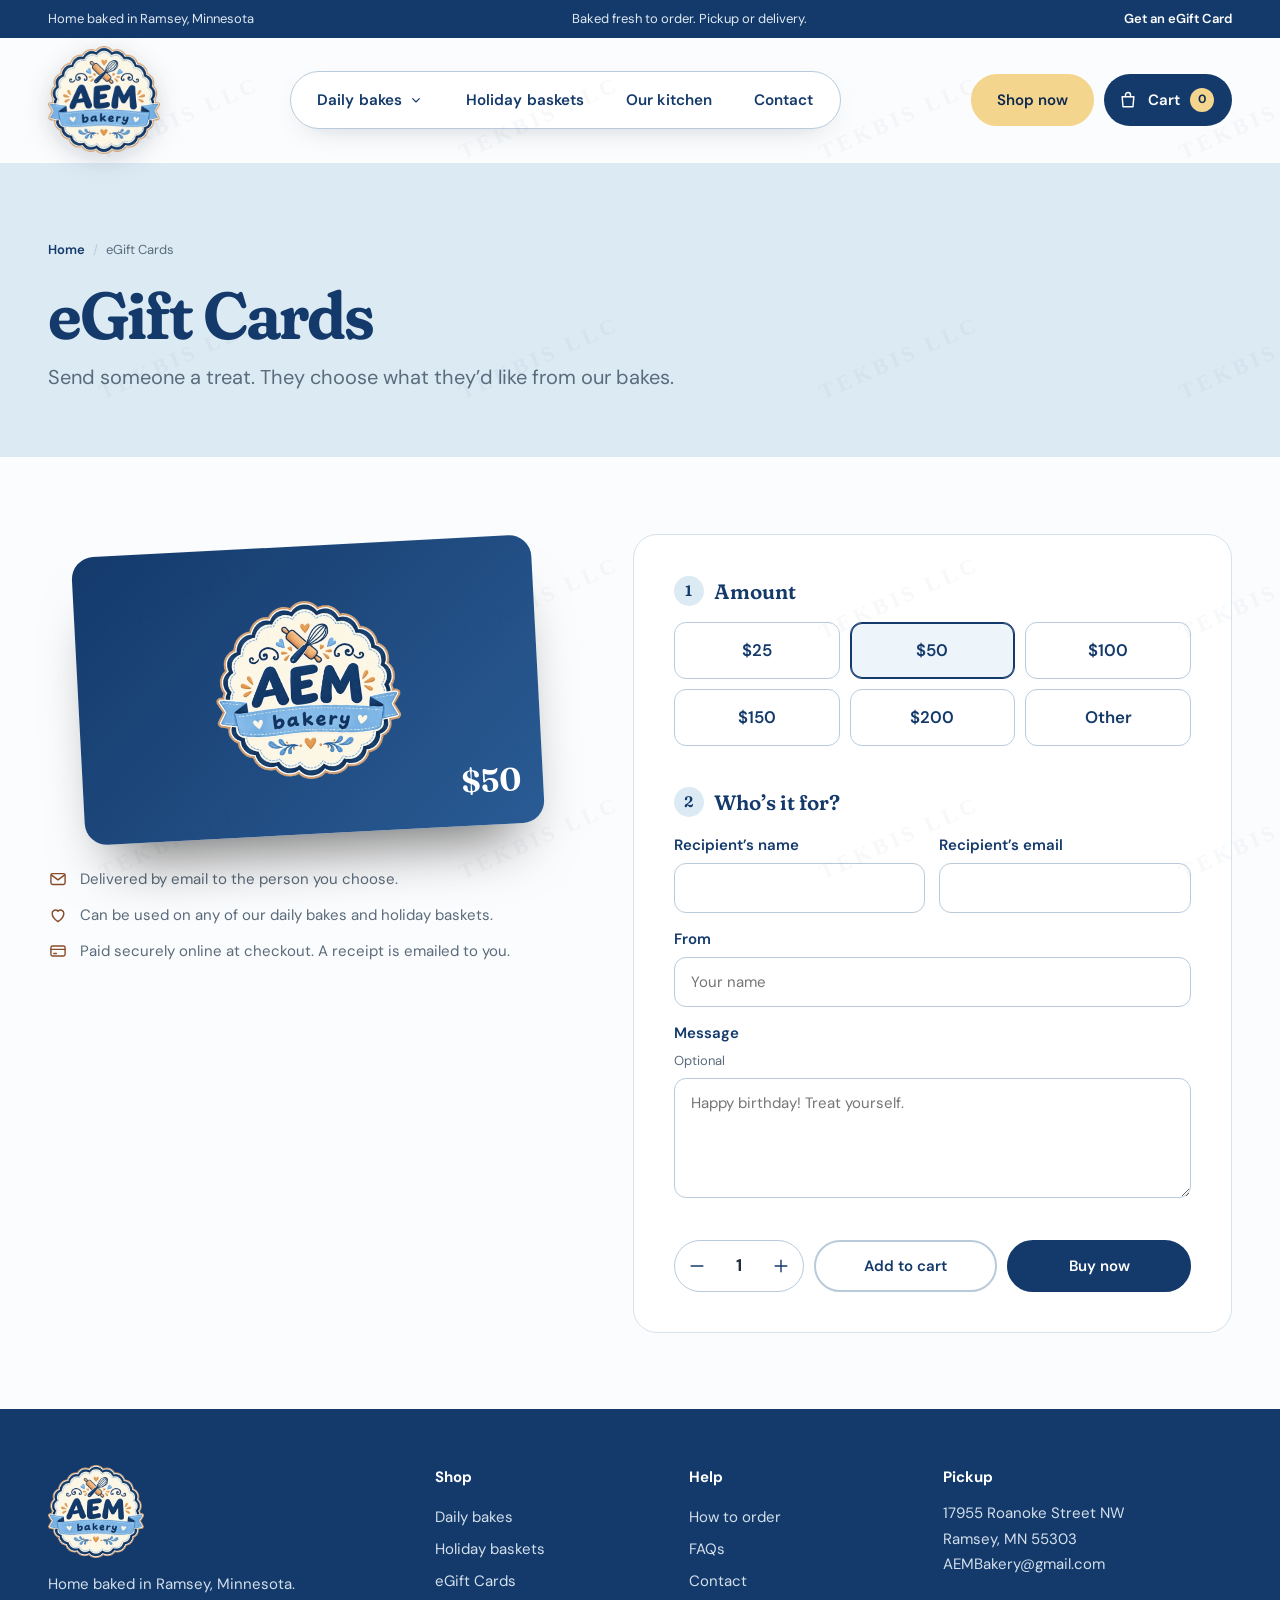
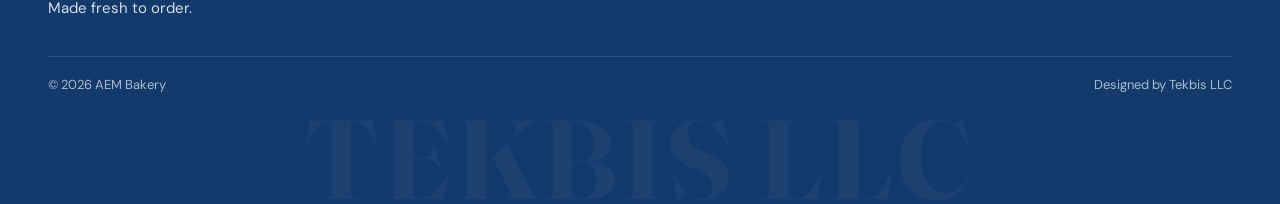
<file: gift-cards.html>
<!DOCTYPE html>

<html lang="en">
<head>
<meta charset="utf-8"/>
<meta content="width=device-width,initial-scale=1,viewport-fit=cover" name="viewport"/>
<title>eGift Cards | AEM Bakery</title>
<meta content="Send an AEM Bakery eGift Card by email: $25, $50, $100, $150, $200 or a custom amount." name="description"/>
<meta content="#173a5e" name="theme-color"/>
<meta content="website" property="og:type"/>
<meta content="eGift Cards | AEM Bakery" property="og:title"/>
<meta content="Send an AEM Bakery eGift Card by email: $25, $50, $100, $150, $200 or a custom amount." property="og:description"/>
<meta content="assets/studio-rolls.webp" property="og:image"/>
<link href="assets/logo.png" rel="icon" type="image/png"/>
<link as="font" crossorigin="" href="assets/fonts/fraunces-latin-full-normal.woff2" rel="preload" type="font/woff2"/>
<link as="font" crossorigin="" href="assets/fonts/dm-sans-latin-wght-normal.woff2" rel="preload" type="font/woff2"/>
<link href="https://images.unsplash.com" rel="preconnect"/>
<link href="site.css" rel="stylesheet"/>
<script defer="" src="products.js"></script>
<script defer="" src="config.js"></script>
<script defer="" src="assets/vendor/supabase.js"></script>
<script defer="" src="data.js"></script>
<script defer="" src="app.js"></script>
</head>
<body data-page="gift">
<a class="skip" href="#main">Skip to content</a>
<div class="utility"><div class="wrap">
<span class="utility-side">Home baked in Ramsey, Minnesota</span>
<span class="utility-mid">Baked fresh to order. Pickup or delivery.</span>
<span class="utility-side"><a href="gift-cards.html">Get an eGift Card</a></span>
</div></div>
<header class="site-header">
<div class="wrap header-inner">
<button aria-controls="nav-drawer" aria-expanded="false" aria-label="Open menu" class="icon-btn menu-btn"><svg aria-hidden="true" class="ui-icon" fill="none" stroke="currentColor" stroke-linecap="round" stroke-linejoin="round" stroke-width="1.7" viewbox="0 0 24 24"><path d="M4 7h16M4 12h16M4 17h10"></path></svg></button>
<a aria-label="AEM Bakery home" class="brand" href="index.html"><img alt="AEM Bakery" height="88" src="assets/logo-badge.webp" width="91"/></a>
<nav aria-label="Main" class="main-nav">
<div class="nav-item">
<button aria-controls="mega-shop" aria-expanded="false" class="nav-trigger">Daily bakes <svg aria-hidden="true" class="ui-icon" fill="none" stroke="currentColor" stroke-linecap="round" stroke-linejoin="round" stroke-width="1.7" viewbox="0 0 24 24"><path d="m7 10 5 5 5-5"></path></svg></button>
<div class="mega" id="mega-shop">
<div class="mega-links">
<a class="mega-link" href="shop.html"><img alt="" loading="lazy" src="assets/menu-18.webp"/><div><strong>Everything we bake</strong><span>All 19 daily bakes</span></div></a>
<a class="mega-link" href="shop.html?category=rolls"><img alt="" loading="lazy" src="assets/studio-rolls.webp"/><div><strong>Cinnamon rolls</strong><span>Nine flavors of soft, frosted swirls</span></div></a><a class="mega-link" href="shop.html?category=treats"><img alt="" loading="lazy" src="assets/studio-cookies.webp"/><div><strong>Cookies and treats</strong><span>Cookies, bars and things to share</span></div></a><a class="mega-link" href="shop.html?category=bakes"><img alt="" loading="lazy" src="assets/studio-bread.webp"/><div><strong>Breads and cakes</strong><span>Loaves, scones and cake by the pan</span></div></a>
</div>
<a class="mega-feature" href="holiday-baskets.html">
<img alt="" loading="lazy" src="assets/studio-strawberry.webp"/>
<div><strong>Holiday baskets</strong><span>Order Nov 1 – Dec 12, pickup Dec 20–23</span></div>
</a>
<div class="mega-foot"><span>Baked fresh to order, ready in as little as 6 hours</span><a class="link" href="gift-cards.html">eGift Cards</a></div>
</div>
</div>
<a href="holiday-baskets.html">Holiday baskets</a>
<a href="our-kitchen.html">Our kitchen</a>
<a href="contact.html">Contact</a>
</nav>
<div class="header-actions">
<a class="btn btn--butter" href="shop.html">Shop now</a>
<button aria-label="Open cart" class="cart-btn" data-open-cart=""><svg aria-hidden="true" class="ui-icon" fill="none" stroke="currentColor" stroke-linecap="round" stroke-linejoin="round" stroke-width="1.7" viewbox="0 0 24 24"><path d="M5 8h14l-1 12H6L5 8Z"></path><path d="M9 8V6a3 3 0 0 1 6 0v2"></path></svg><span class="cart-label">Cart</span><span class="cart-count" data-cart-count="">0</span></button>
</div>
</div>
</header>
<div class="drawer-backdrop" data-backdrop=""></div>
<aside aria-hidden="true" aria-label="Menu" class="nav-drawer" id="nav-drawer" inert="">
<div class="drawer-head"><a aria-label="Home" href="index.html"><img alt="AEM Bakery" src="assets/logo-badge.webp"/></a><button aria-label="Close menu" class="icon-btn" data-close-nav=""><svg aria-hidden="true" class="ui-icon" fill="none" stroke="currentColor" stroke-linecap="round" stroke-linejoin="round" stroke-width="1.7" viewbox="0 0 24 24"><path d="m6 6 12 12M18 6 6 18"></path></svg></button></div>
<nav aria-label="Mobile" class="drawer-links">
<a href="shop.html">Daily bakes <svg aria-hidden="true" class="ui-icon" fill="none" stroke="currentColor" stroke-linecap="round" stroke-linejoin="round" stroke-width="1.7" viewbox="0 0 24 24"><path d="M5 12h14m-6-6 6 6-6 6"></path></svg></a>
<a href="holiday-baskets.html">Holiday baskets <svg aria-hidden="true" class="ui-icon" fill="none" stroke="currentColor" stroke-linecap="round" stroke-linejoin="round" stroke-width="1.7" viewbox="0 0 24 24"><path d="M5 12h14m-6-6 6 6-6 6"></path></svg></a>
<a href="our-kitchen.html">Our kitchen <svg aria-hidden="true" class="ui-icon" fill="none" stroke="currentColor" stroke-linecap="round" stroke-linejoin="round" stroke-width="1.7" viewbox="0 0 24 24"><path d="M5 12h14m-6-6 6 6-6 6"></path></svg></a>
<a href="contact.html">Contact <svg aria-hidden="true" class="ui-icon" fill="none" stroke="currentColor" stroke-linecap="round" stroke-linejoin="round" stroke-width="1.7" viewbox="0 0 24 24"><path d="M5 12h14m-6-6 6 6-6 6"></path></svg></a>
</nav>
<div class="drawer-foot">
<a class="btn btn--block" href="shop.html">Shop now</a>
</div>
</aside>
<main id="main">
<section class="checkout-head"><div class="wrap">
<ol class="crumbs"><li><a href="index.html">Home</a></li><li aria-current="page">eGift Cards</li></ol>
<h1 class="t-display" data-edit="gift-cards.001">eGift Cards</h1>
<p class="t-lede" data-edit="gift-cards.002" style="margin-top:14px">Send someone a treat. They choose what they’d like from our bakes.</p>
</div></section>
<section class="section--tight"><div class="wrap gc">
<div class="gc-visual"><div aria-hidden="true" class="gift-card-visual"><img alt="" src="assets/logo-badge.webp"/><span data-gc-preview="">$50</span></div>
<ul class="gc-notes">
<li><svg aria-hidden="true" class="ui-icon" fill="none" stroke="currentColor" stroke-linecap="round" stroke-linejoin="round" stroke-width="1.7" viewbox="0 0 24 24"><rect height="13" rx="2" width="17" x="3.5" y="5.5"></rect><path d="m4 7 8 6 8-6"></path></svg><span data-edit="gift-cards.003">Delivered by email to the person you choose.</span></li>
<li><svg aria-hidden="true" class="ui-icon" fill="none" stroke="currentColor" stroke-linecap="round" stroke-linejoin="round" stroke-width="1.7" viewbox="0 0 24 24"><path d="M12 20s-7-4.3-7-10a4 4 0 0 1 7-2.6A4 4 0 0 1 19 10c0 5.7-7 10-7 10Z"></path></svg><span data-edit="gift-cards.004">Can be used on any of our daily bakes and holiday baskets.</span></li>
<li><svg aria-hidden="true" class="ui-icon" fill="none" stroke="currentColor" stroke-linecap="round" stroke-linejoin="round" stroke-width="1.7" viewbox="0 0 24 24"><rect height="12" rx="2" width="17" x="3.5" y="6"></rect><path d="M3.5 10h17M7 15h3"></path></svg><span data-edit="gift-cards.005">Paid securely online at checkout. A receipt is emailed to you.</span></li>
</ul>
</div>
<form class="form-card" id="gift-form" novalidate="">
<div class="form-error" data-form-error="" role="alert"></div>
<fieldset class="fieldset"><legend><span class="n">1</span>Amount</legend>
<div class="amt-grid"><label class="choice amt"><input name="amount" type="radio" value="25"/><span>$25</span></label><label class="choice amt"><input checked="" name="amount" type="radio" value="50"/><span>$50</span></label><label class="choice amt"><input name="amount" type="radio" value="100"/><span>$100</span></label><label class="choice amt"><input name="amount" type="radio" value="150"/><span>$150</span></label><label class="choice amt"><input name="amount" type="radio" value="200"/><span>$200</span></label><label class="choice amt"><input name="amount" type="radio" value="other"/><span>Other</span></label></div>
<label class="field" data-other-amount="" hidden="">Custom amount (USD)<input max="1000" min="5" name="custom" placeholder="e.g. 75" step="1" type="number"/></label>
</fieldset>
<fieldset class="fieldset"><legend><span class="n">2</span>Who’s it for?</legend>
<div class="row">
<label class="field">Recipient’s name<input maxlength="80" name="to_name" required=""/></label>
<label class="field">Recipient’s email<input maxlength="160" name="to_email" required="" type="email"/></label>
</div>
<label class="field">From<input maxlength="80" name="from_name" placeholder="Your name" required=""/></label>
<label class="field">Message <span class="hint">Optional</span><textarea maxlength="300" name="note" placeholder="Happy birthday! Treat yourself."></textarea></label>
</fieldset>
<div class="gc-buy">
<div class="qty"><button aria-label="One fewer" data-gc-step="-1" type="button"><svg aria-hidden="true" class="ui-icon" fill="none" stroke="currentColor" stroke-linecap="round" stroke-linejoin="round" stroke-width="1.7" viewbox="0 0 24 24"><path d="M5 12h14"></path></svg></button><input aria-label="Quantity" inputmode="numeric" name="qty" value="1"/><button aria-label="One more" data-gc-step="1" type="button"><svg aria-hidden="true" class="ui-icon" fill="none" stroke="currentColor" stroke-linecap="round" stroke-linejoin="round" stroke-width="1.7" viewbox="0 0 24 24"><path d="M12 5v14M5 12h14"></path></svg></button></div>
<button class="btn btn--ghost" data-gc-action="add" type="submit">Add to cart</button>
<button class="btn" data-gc-action="buy" type="submit">Buy now</button>
</div>
</form>
</div></section>
</main>
<footer class="site-footer">
<div class="wrap">
<div class="ft">
<div class="ft-brand">
<img alt="AEM Bakery" height="93" loading="lazy" src="assets/logo-badge.webp" width="96"/>
<p>Home baked in Ramsey, Minnesota. Made fresh to order.</p>
</div>
<nav aria-label="Shop" class="ft-col"><h3>Shop</h3>
<a href="shop.html">Daily bakes</a><a href="holiday-baskets.html">Holiday baskets</a><a href="gift-cards.html">eGift Cards</a></nav>
<nav aria-label="Help" class="ft-col"><h3>Help</h3>
<a href="our-kitchen.html#how-it-works">How to order</a><a href="contact.html#faq">FAQs</a><a href="contact.html">Contact</a></nav>
<div class="ft-col"><h3>Pickup</h3>
<address><span class="nw">17955 Roanoke Street NW</span><br/>Ramsey, MN 55303<br/><a href="mailto:AEMBakery@gmail.com">AEMBakery@gmail.com</a></address></div>
</div>
<div class="footer-base">
<span>© <span data-year="">2026</span> AEM Bakery</span>
<span>Designed by Tekbis LLC</span>
</div>
<div aria-hidden="true" class="footer-watermark">TEKBIS LLC</div>
</div>
</footer>
<aside aria-hidden="true" aria-label="Your cart" class="cart" id="cart" inert="">
<div class="cart-head"><h2>Your order</h2><button aria-label="Close cart" class="icon-btn" data-close-cart=""><svg aria-hidden="true" class="ui-icon" fill="none" stroke="currentColor" stroke-linecap="round" stroke-linejoin="round" stroke-width="1.7" viewbox="0 0 24 24"><path d="m6 6 12 12M18 6 6 18"></path></svg></button></div>
<ul class="cart-items" data-cart-items=""></ul>
<div class="cart-foot" data-cart-foot="">
<div class="cart-row"><span>Items</span><span data-cart-qty="">0</span></div>
<div class="cart-row total"><span>Subtotal</span><span data-cart-subtotal="">$0.00</span></div>
<a class="btn btn--block" href="checkout.html">Checkout</a>
<p class="t-small">Choose pickup or delivery at checkout. We confirm every order by email before we bake.</p>
</div>
</aside>
<dialog aria-labelledby="pd-title" class="pd" id="product-dialog">
<button aria-label="Close" class="icon-btn pd-close" data-close-dialog=""><svg aria-hidden="true" class="ui-icon" fill="none" stroke="currentColor" stroke-linecap="round" stroke-linejoin="round" stroke-width="1.7" viewbox="0 0 24 24"><path d="m6 6 12 12M18 6 6 18"></path></svg></button>
<div data-dialog-content=""></div>
</dialog>
<div aria-live="polite" class="toast" role="status">
<img alt="" class="toast-img" data-toast-img="" src="[data-uri]"/>
<div class="toast-body"><span class="toast-title" data-toast-title=""></span><strong data-toast-text=""></strong><span class="toast-sub" data-toast-sub=""></span></div>
<div class="toast-actions"><button class="btn btn--sm" data-open-cart="">View cart</button><a class="toast-checkout" href="checkout.html">Checkout</a></div>
<button aria-label="Dismiss" class="toast-x" data-toast-close=""><svg aria-hidden="true" class="ui-icon" fill="none" stroke="currentColor" stroke-linecap="round" stroke-linejoin="round" stroke-width="1.7" viewbox="0 0 24 24"><path d="m6 6 12 12M18 6 6 18"></path></svg></button>
</div>
</body>
</html>
</file>
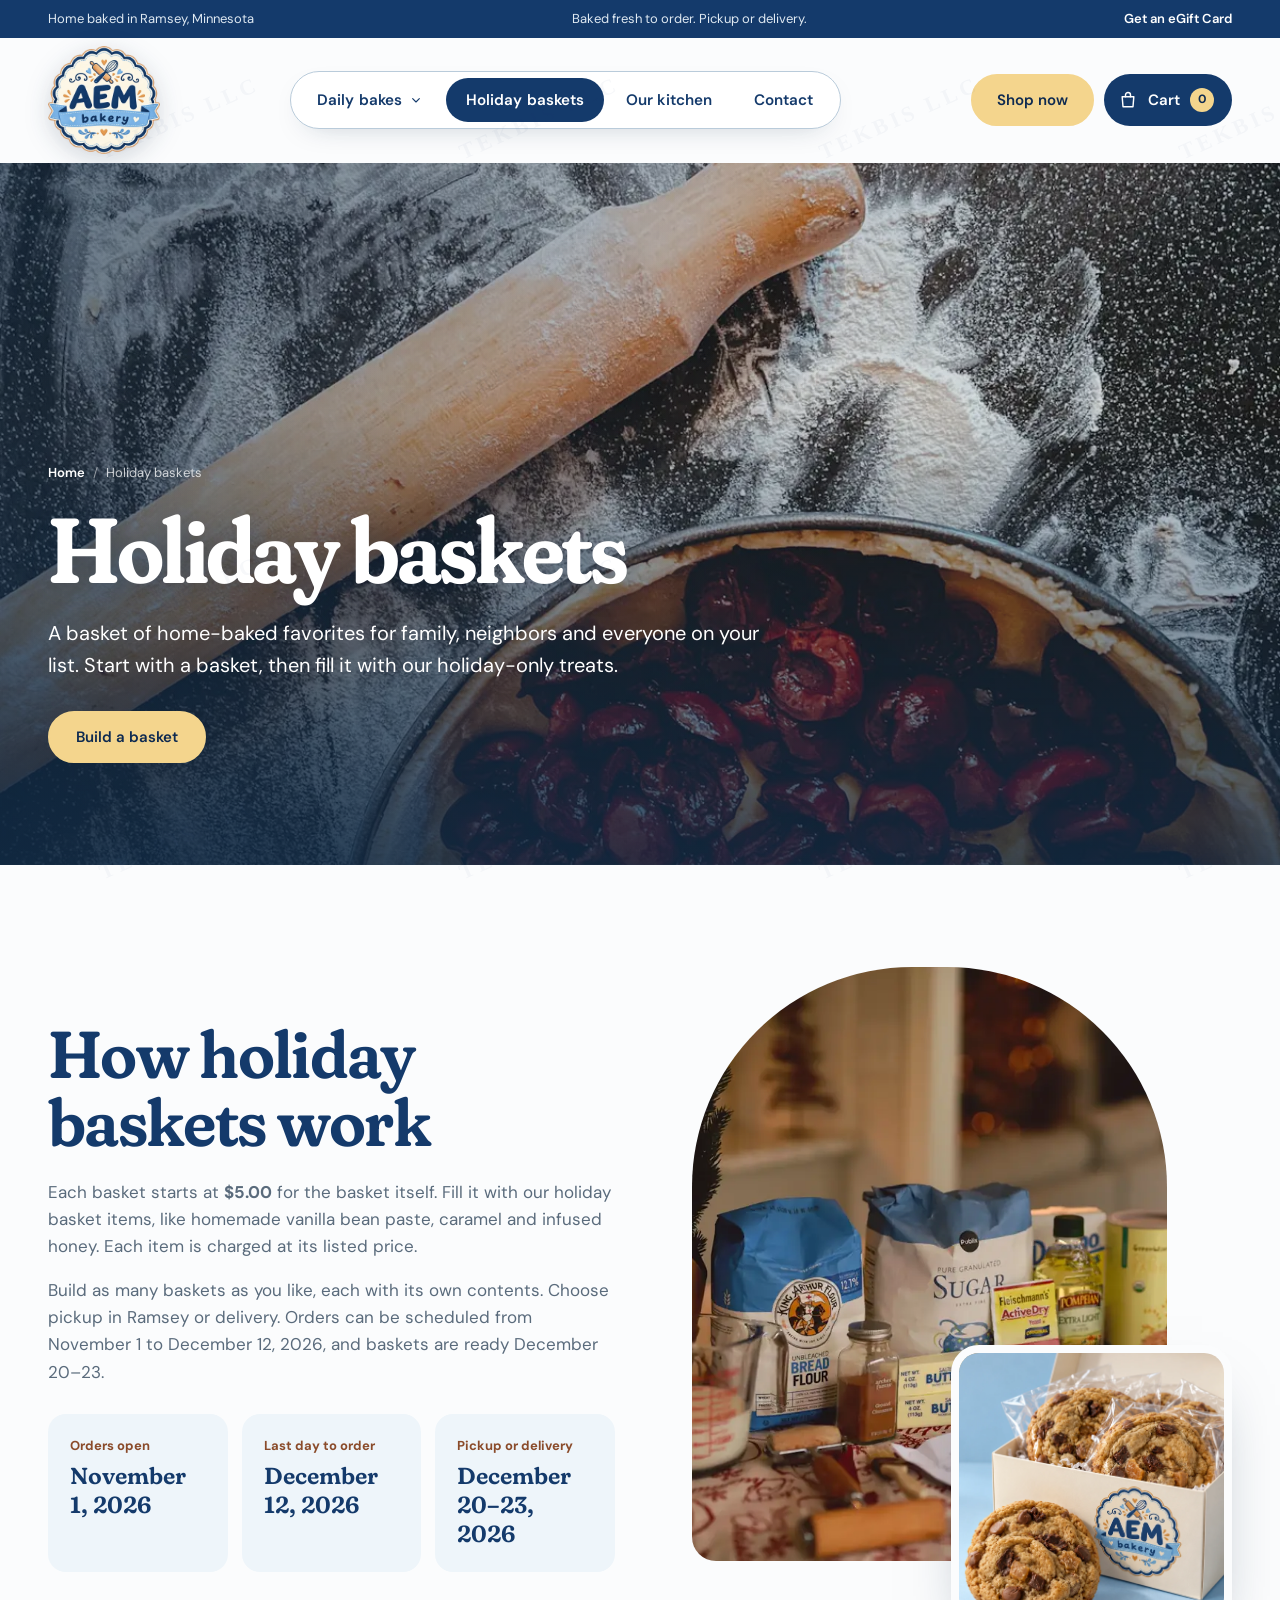
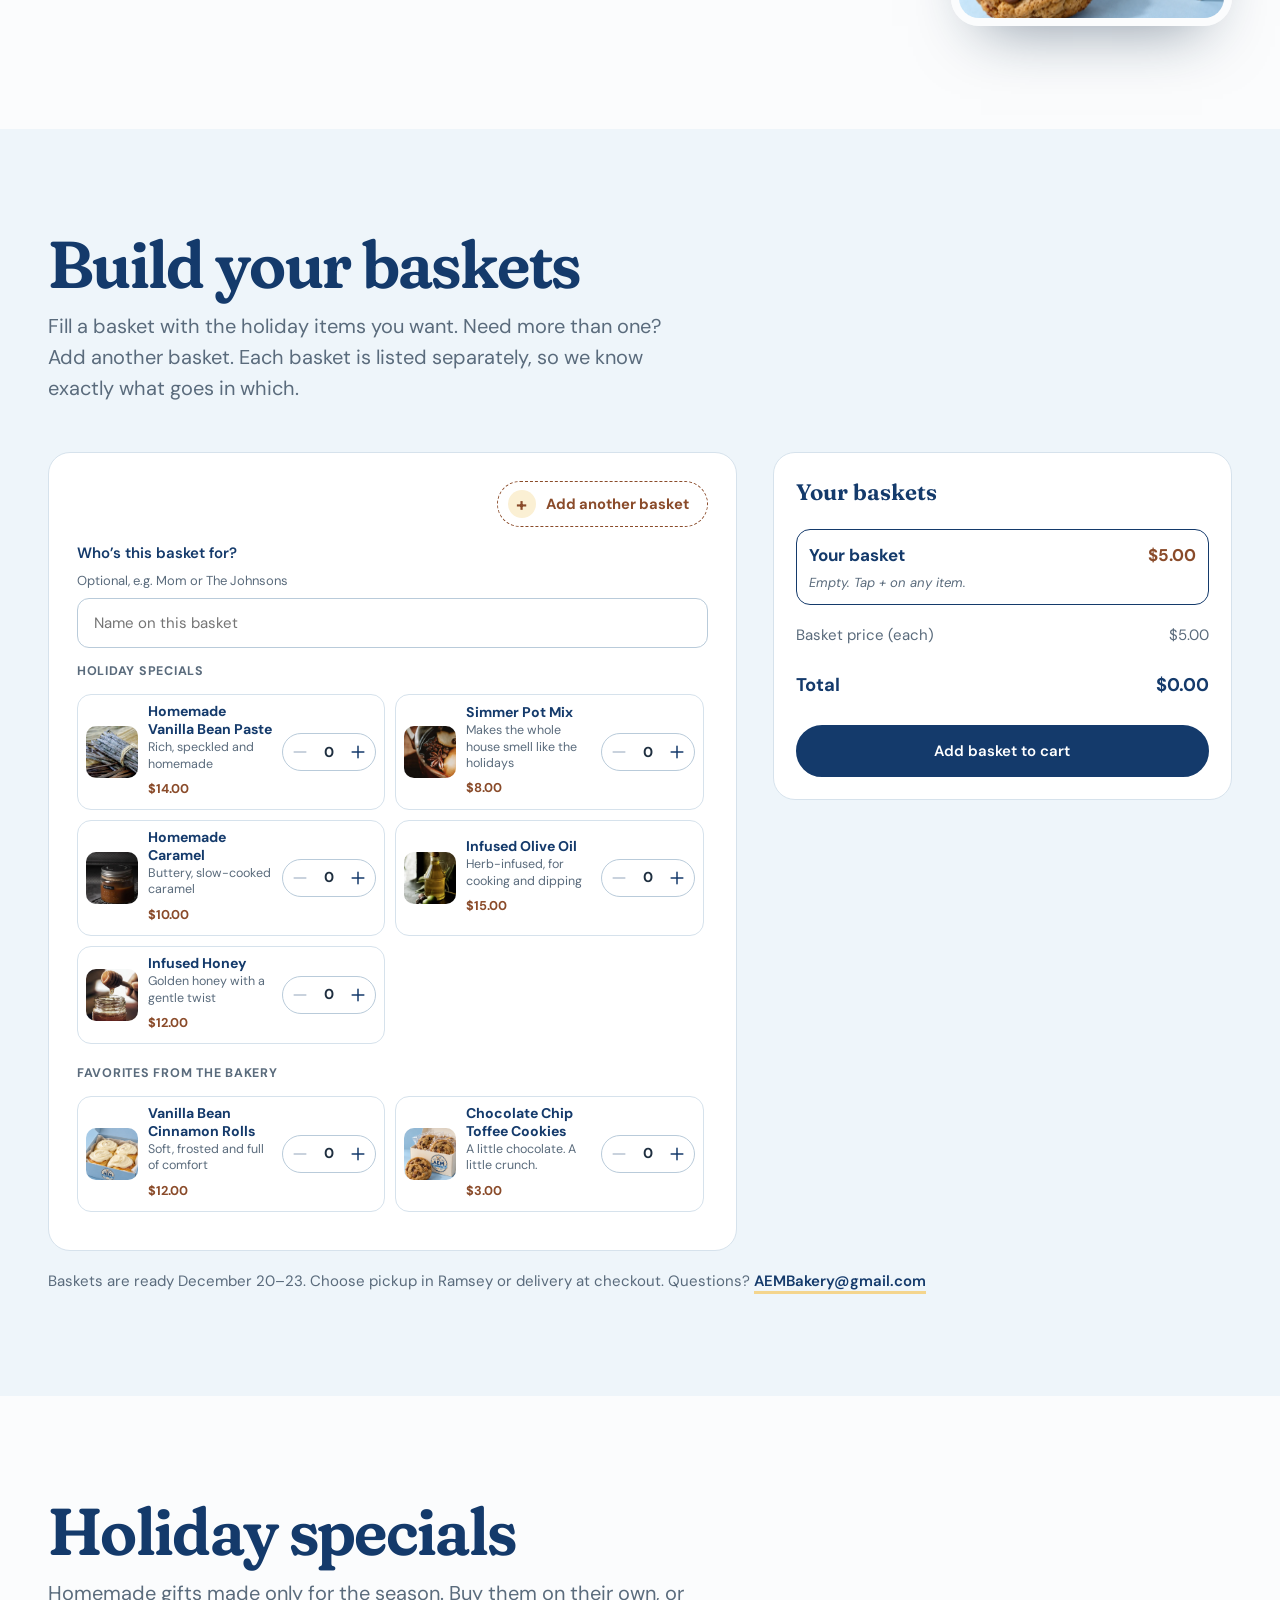
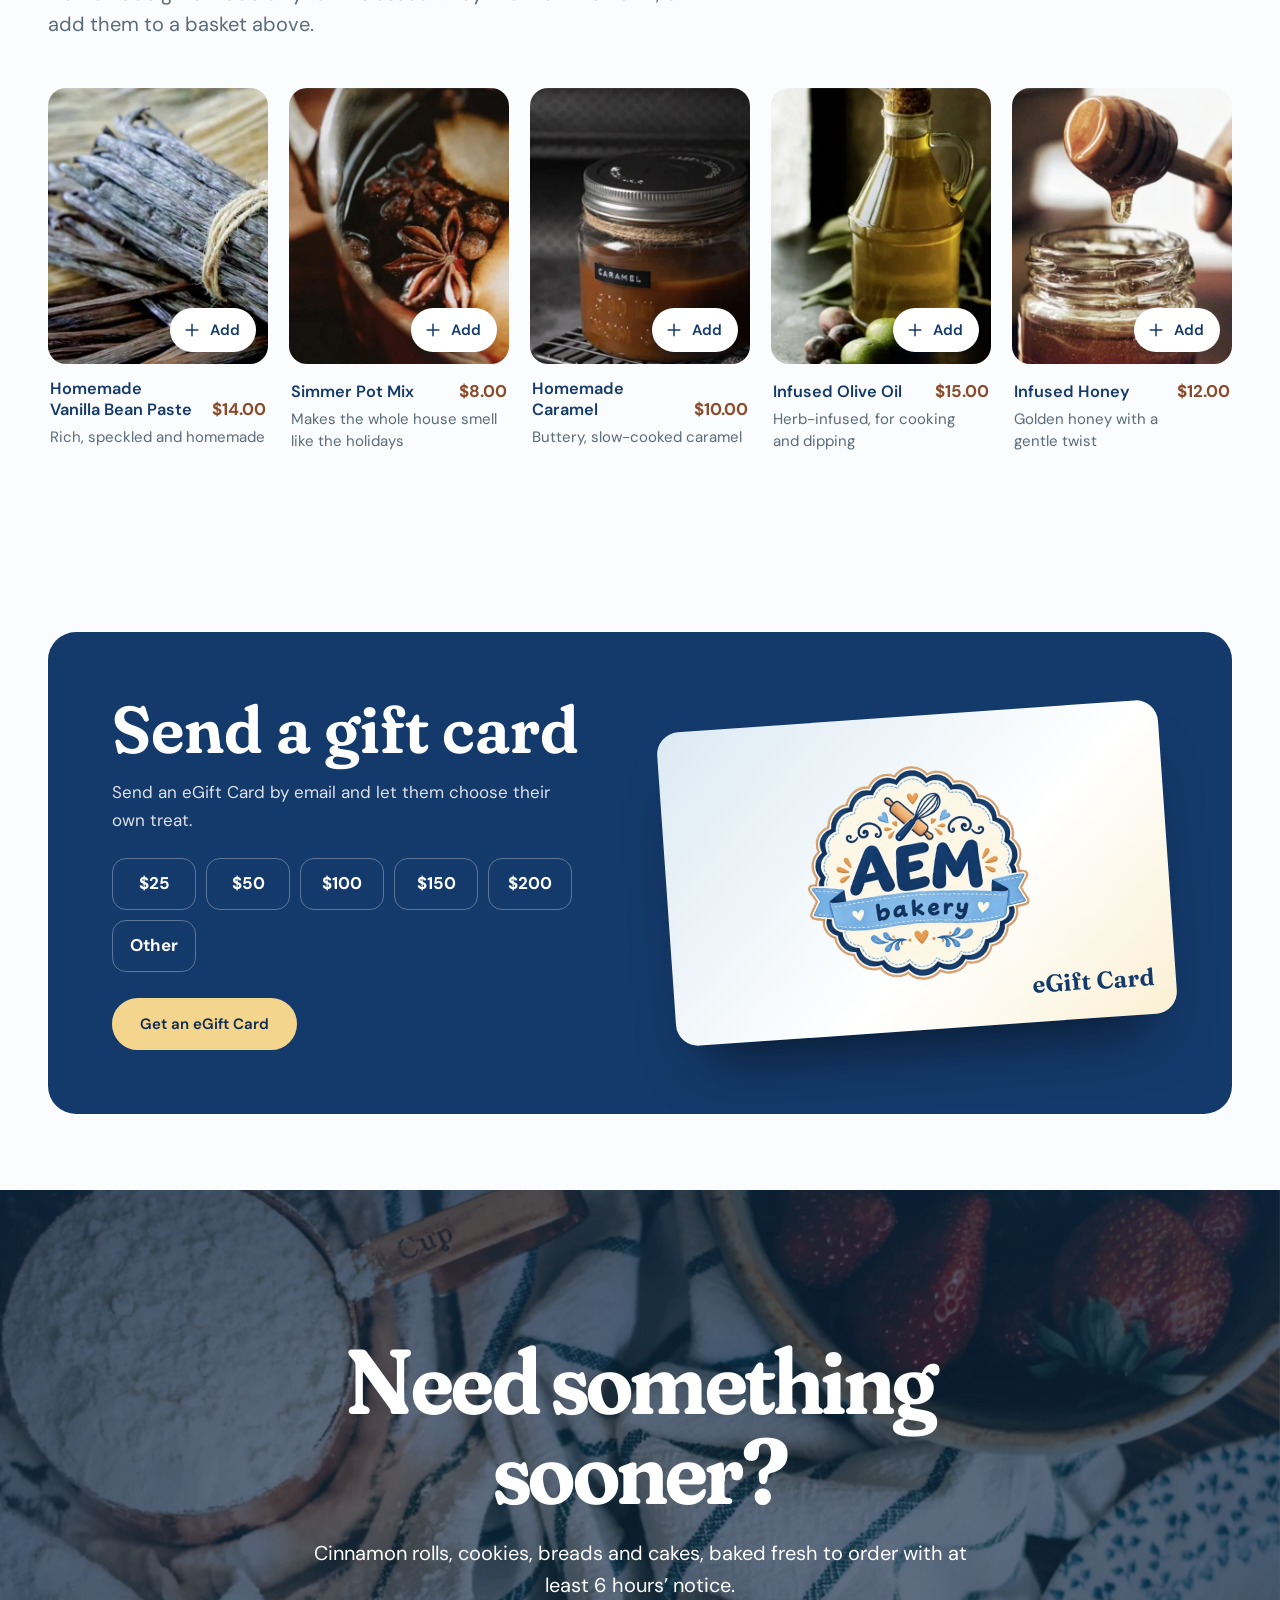
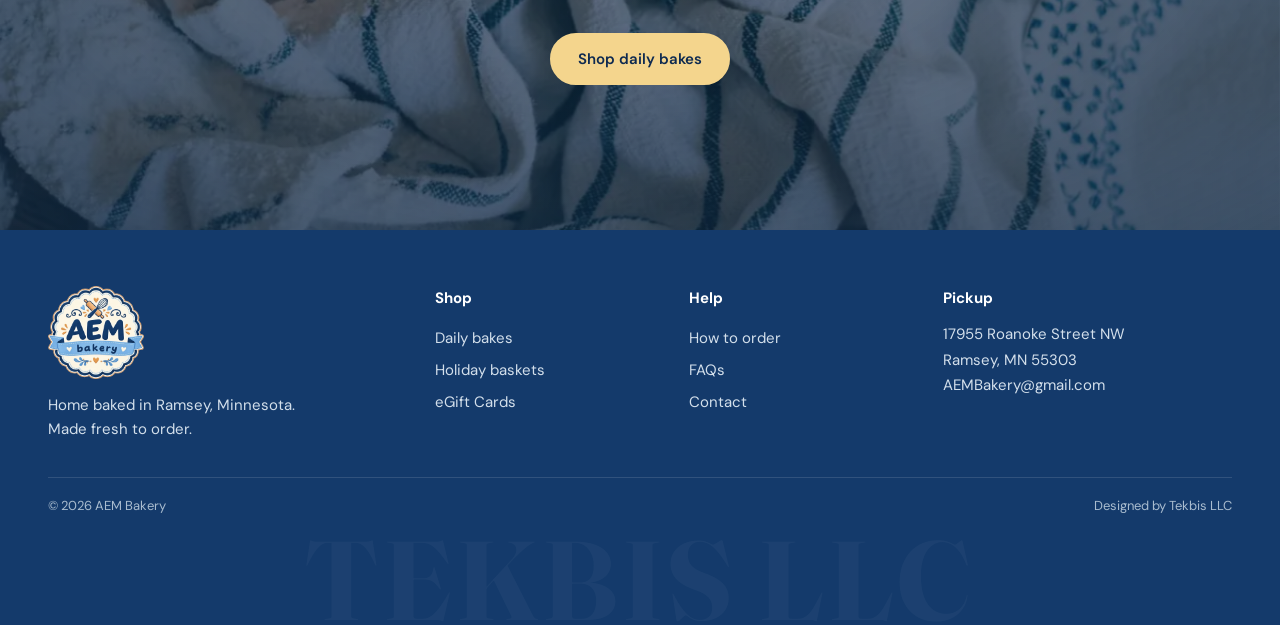
<file: holiday-baskets.html>
<!DOCTYPE html>

<html lang="en">
<head>
<meta charset="utf-8"/>
<meta content="width=device-width,initial-scale=1,viewport-fit=cover" name="viewport"/>
<title>Holiday baskets | AEM Bakery</title>
<meta content="Holiday baskets from AEM Bakery in Ramsey, MN. Order November 1 – December 12, 2026; pickup or delivery December 20–23." name="description"/>
<meta content="#173a5e" name="theme-color"/>
<meta content="website" property="og:type"/>
<meta content="Holiday baskets | AEM Bakery" property="og:title"/>
<meta content="Holiday baskets from AEM Bakery in Ramsey, MN. Order November 1 – December 12, 2026; pickup or delivery December 20–23." property="og:description"/>
<meta content="assets/studio-rolls.webp" property="og:image"/>
<link href="assets/logo.png" rel="icon" type="image/png"/>
<link as="font" crossorigin="" href="assets/fonts/fraunces-latin-full-normal.woff2" rel="preload" type="font/woff2"/>
<link as="font" crossorigin="" href="assets/fonts/dm-sans-latin-wght-normal.woff2" rel="preload" type="font/woff2"/>
<link href="https://images.unsplash.com" rel="preconnect"/>
<link href="site.css" rel="stylesheet"/>
<script defer="" src="products.js"></script>
<script defer="" src="config.js"></script>
<script defer="" src="assets/vendor/supabase.js"></script>
<script defer="" src="data.js"></script>
<script defer="" src="app.js"></script>
</head>
<body data-page="holiday">
<a class="skip" href="#main">Skip to content</a>
<div class="utility"><div class="wrap">
<span class="utility-side">Home baked in Ramsey, Minnesota</span>
<span class="utility-mid">Baked fresh to order. Pickup or delivery.</span>
<span class="utility-side"><a href="gift-cards.html">Get an eGift Card</a></span>
</div></div>
<header class="site-header">
<div class="wrap header-inner">
<button aria-controls="nav-drawer" aria-expanded="false" aria-label="Open menu" class="icon-btn menu-btn"><svg aria-hidden="true" class="ui-icon" fill="none" stroke="currentColor" stroke-linecap="round" stroke-linejoin="round" stroke-width="1.7" viewbox="0 0 24 24"><path d="M4 7h16M4 12h16M4 17h10"></path></svg></button>
<a aria-label="AEM Bakery home" class="brand" href="index.html"><img alt="AEM Bakery" height="88" src="assets/logo-badge.webp" width="91"/></a>
<nav aria-label="Main" class="main-nav">
<div class="nav-item">
<button aria-controls="mega-shop" aria-expanded="false" class="nav-trigger">Daily bakes <svg aria-hidden="true" class="ui-icon" fill="none" stroke="currentColor" stroke-linecap="round" stroke-linejoin="round" stroke-width="1.7" viewbox="0 0 24 24"><path d="m7 10 5 5 5-5"></path></svg></button>
<div class="mega" id="mega-shop">
<div class="mega-links">
<a class="mega-link" href="shop.html"><img alt="" loading="lazy" src="assets/menu-18.webp"/><div><strong>Everything we bake</strong><span>All 19 daily bakes</span></div></a>
<a class="mega-link" href="shop.html?category=rolls"><img alt="" loading="lazy" src="assets/studio-rolls.webp"/><div><strong>Cinnamon rolls</strong><span>Nine flavors of soft, frosted swirls</span></div></a><a class="mega-link" href="shop.html?category=treats"><img alt="" loading="lazy" src="assets/studio-cookies.webp"/><div><strong>Cookies and treats</strong><span>Cookies, bars and things to share</span></div></a><a class="mega-link" href="shop.html?category=bakes"><img alt="" loading="lazy" src="assets/studio-bread.webp"/><div><strong>Breads and cakes</strong><span>Loaves, scones and cake by the pan</span></div></a>
</div>
<a class="mega-feature" href="holiday-baskets.html">
<img alt="" loading="lazy" src="assets/studio-strawberry.webp"/>
<div><strong>Holiday baskets</strong><span>Order Nov 1 – Dec 12, pickup Dec 20–23</span></div>
</a>
<div class="mega-foot"><span>Baked fresh to order, ready in as little as 6 hours</span><a class="link" href="gift-cards.html">eGift Cards</a></div>
</div>
</div>
<a aria-current="page" href="holiday-baskets.html">Holiday baskets</a>
<a href="our-kitchen.html">Our kitchen</a>
<a href="contact.html">Contact</a>
</nav>
<div class="header-actions">
<a class="btn btn--butter" href="shop.html">Shop now</a>
<button aria-label="Open cart" class="cart-btn" data-open-cart=""><svg aria-hidden="true" class="ui-icon" fill="none" stroke="currentColor" stroke-linecap="round" stroke-linejoin="round" stroke-width="1.7" viewbox="0 0 24 24"><path d="M5 8h14l-1 12H6L5 8Z"></path><path d="M9 8V6a3 3 0 0 1 6 0v2"></path></svg><span class="cart-label">Cart</span><span class="cart-count" data-cart-count="">0</span></button>
</div>
</div>
</header>
<div class="drawer-backdrop" data-backdrop=""></div>
<aside aria-hidden="true" aria-label="Menu" class="nav-drawer" id="nav-drawer" inert="">
<div class="drawer-head"><a aria-label="Home" href="index.html"><img alt="AEM Bakery" src="assets/logo-badge.webp"/></a><button aria-label="Close menu" class="icon-btn" data-close-nav=""><svg aria-hidden="true" class="ui-icon" fill="none" stroke="currentColor" stroke-linecap="round" stroke-linejoin="round" stroke-width="1.7" viewbox="0 0 24 24"><path d="m6 6 12 12M18 6 6 18"></path></svg></button></div>
<nav aria-label="Mobile" class="drawer-links">
<a href="shop.html">Daily bakes <svg aria-hidden="true" class="ui-icon" fill="none" stroke="currentColor" stroke-linecap="round" stroke-linejoin="round" stroke-width="1.7" viewbox="0 0 24 24"><path d="M5 12h14m-6-6 6 6-6 6"></path></svg></a>
<a aria-current="page" href="holiday-baskets.html">Holiday baskets <svg aria-hidden="true" class="ui-icon" fill="none" stroke="currentColor" stroke-linecap="round" stroke-linejoin="round" stroke-width="1.7" viewbox="0 0 24 24"><path d="M5 12h14m-6-6 6 6-6 6"></path></svg></a>
<a href="our-kitchen.html">Our kitchen <svg aria-hidden="true" class="ui-icon" fill="none" stroke="currentColor" stroke-linecap="round" stroke-linejoin="round" stroke-width="1.7" viewbox="0 0 24 24"><path d="M5 12h14m-6-6 6 6-6 6"></path></svg></a>
<a href="contact.html">Contact <svg aria-hidden="true" class="ui-icon" fill="none" stroke="currentColor" stroke-linecap="round" stroke-linejoin="round" stroke-width="1.7" viewbox="0 0 24 24"><path d="M5 12h14m-6-6 6 6-6 6"></path></svg></a>
</nav>
<div class="drawer-foot">
<a class="btn btn--block" href="shop.html">Shop now</a>
</div>
</aside>
<main id="main">
<section class="photo-hero">
<img alt="A rolling pin beside a bowl of cherries on a floured table" data-edit="holiday-baskets.001" fetchpriority="high" src="assets/stock/pinbowl.webp"/>
<div class="wrap">
<ol class="crumbs"><li><a href="index.html">Home</a></li><li aria-current="page">Holiday baskets</li></ol>
<h1 data-edit="holiday-baskets.002">Holiday baskets</h1>
<p class="lede" data-edit="holiday-baskets.003">A basket of home-baked favorites for family, neighbors and everyone on your list. Start with a basket, then fill it with our holiday-only treats.</p>
<div class="hero-actions"><a class="btn btn--butter" data-edit="holiday-baskets.004" href="#reserve">Build a basket</a></div>
</div>
</section>
<section class="section"><div class="wrap story">
<div class="story-copy">
<h2 class="t-h2" data-edit="holiday-baskets.005">How holiday baskets work</h2>
<p>Each basket starts at <strong data-edit="holiday-baskets.006">$5.00</strong> for the basket itself. Fill it with our holiday basket items, like homemade vanilla bean paste, caramel and infused honey. Each item is charged at its listed price.</p>
<p data-edit="holiday-baskets.007">Build as many baskets as you like, each with its own contents. Choose pickup in Ramsey or delivery. Orders can be scheduled from November 1 to December 12, 2026, and baskets are ready December 20–23.</p>
<div class="dates">
<div class="date-card"><small data-edit="holiday-baskets.008">Orders open</small><strong data-edit="holiday-baskets.009">November 1, 2026</strong></div>
<div class="date-card"><small data-edit="holiday-baskets.010">Last day to order</small><strong data-edit="holiday-baskets.011">December 12, 2026</strong></div>
<div class="date-card"><small data-edit="holiday-baskets.012">Pickup or delivery</small><strong data-edit="holiday-baskets.013">December 20–23, 2026</strong></div>
</div>
</div>
<div class="story-media"><img alt="Baking ingredients laid out on a festive table" class="big" data-edit="holiday-baskets.014" decoding="async" loading="lazy" src="assets/stock/ingred.webp"/><img alt="A box of chocolate chip toffee cookies" class="small" data-edit="holiday-baskets.015" decoding="async" loading="lazy" src="assets/studio-cookies.webp"/></div>
</div></section>
<section class="section section--frost" id="reserve"><div class="wrap">
<div class="section-head"><div><h2 class="t-h2" data-edit="holiday-baskets.016">Build your baskets</h2><p class="t-lede" data-edit="holiday-baskets.017">Fill a basket with the holiday items you want. Need more than one? Add another basket. Each basket is listed separately, so we know exactly what goes in which.</p></div></div>
<div class="bb" id="basket-builder">
<div class="bb-pick">
<div aria-label="Your baskets" class="bb-tabbar" data-bb-tabs="" role="tablist"></div>
<div class="bb-cap" data-bb-cap="" hidden=""><div class="bb-cap-top"><span data-bb-cap-text=""></span><span data-bb-cap-left=""></span></div><div class="bb-cap-bar"><i data-bb-cap-bar=""></i></div>
<div class="bb-full" data-bb-full="" hidden="" role="status"><span>This basket is full.</span><button class="btn btn--sm" data-bb-new="" type="button">Start another basket</button></div></div>
<label class="field bb-label">Who’s this basket for? <span class="hint">Optional, e.g. Mom or The Johnsons</span><input data-bb-label="" maxlength="40" placeholder="Name on this basket"/></label>
<ul class="bb-list" data-bb-list=""></ul>
</div>
<aside aria-label="Your baskets" class="bb-sum">
<h3>Your baskets</h3>
<ol class="bb-all" data-bb-all=""></ol>
<div class="cart-row"><span>Basket price (each)</span><span data-bb-base="">$5.00</span></div>
<div class="cart-row total"><span>Total</span><span data-bb-grand="">$0.00</span></div>
<p class="form-error" data-bb-error="" role="alert"></p>
<button class="btn btn--block" data-bb-add="" type="button">Add baskets to order</button>
<a class="btn btn--butter btn--block" data-bb-checkout="" hidden="" href="checkout.html">Go to checkout</a>
</aside>
</div>
<p class="t-small" style="margin-top:18px">Baskets are ready December 20–23. Choose pickup in Ramsey or delivery at checkout. Questions? <a class="link" data-edit="holiday-baskets.018" href="mailto:AEMBakery@gmail.com">AEMBakery@gmail.com</a></p>
</div></section>
<section class="section" id="holiday-specials"><div class="wrap">
<div class="section-head"><div><h2 class="t-h2" data-edit="holiday-baskets.019">Holiday specials</h2><p class="t-lede" data-edit="holiday-baskets.020">Homemade gifts made only for the season. Buy them on their own, or add them to a basket above.</p></div></div>
<div class="product-grid" data-products="holiday"></div>
</div></section>
<section class="section--tight"><div class="wrap gift">
<div>
<h2 data-edit="holiday-baskets.021">Send a gift card</h2>
<p data-edit="holiday-baskets.022">Send an eGift Card by email and let them choose their own treat.</p>
<div class="amounts"><a href="gift-cards.html?amount=25">$25</a><a href="gift-cards.html?amount=50">$50</a><a href="gift-cards.html?amount=100">$100</a><a href="gift-cards.html?amount=150">$150</a><a href="gift-cards.html?amount=200">$200</a><a href="gift-cards.html?amount=other">Other</a></div>
<a class="btn btn--butter" data-edit="holiday-baskets.023" href="gift-cards.html">Get an eGift Card</a>
</div>
<div aria-hidden="true" class="gift-card-visual"><img alt="" src="assets/logo-badge.webp"/><span>eGift Card</span></div>
</div></section>
<section class="cta-band" data-parallax="">
<img alt="Strawberries, flour and eggs on a kitchen towel" data-edit="holiday-baskets.024" decoding="async" loading="lazy" src="assets/stock/straw.webp"/>
<div class="wrap"><h2 data-edit="holiday-baskets.025">Need something sooner?</h2><p data-edit="holiday-baskets.026">Cinnamon rolls, cookies, breads and cakes, baked fresh to order with at least 6 hours’ notice.</p><div class="hero-actions"><a class="btn btn--butter" data-edit="holiday-baskets.027" href="shop.html">Shop daily bakes</a></div></div>
</section>
</main>
<footer class="site-footer">
<div class="wrap">
<div class="ft">
<div class="ft-brand">
<img alt="AEM Bakery" height="93" loading="lazy" src="assets/logo-badge.webp" width="96"/>
<p>Home baked in Ramsey, Minnesota. Made fresh to order.</p>
</div>
<nav aria-label="Shop" class="ft-col"><h3>Shop</h3>
<a href="shop.html">Daily bakes</a><a href="holiday-baskets.html">Holiday baskets</a><a href="gift-cards.html">eGift Cards</a></nav>
<nav aria-label="Help" class="ft-col"><h3>Help</h3>
<a href="our-kitchen.html#how-it-works">How to order</a><a href="contact.html#faq">FAQs</a><a href="contact.html">Contact</a></nav>
<div class="ft-col"><h3>Pickup</h3>
<address><span class="nw">17955 Roanoke Street NW</span><br/>Ramsey, MN 55303<br/><a href="mailto:AEMBakery@gmail.com">AEMBakery@gmail.com</a></address></div>
</div>
<div class="footer-base">
<span>© <span data-year="">2026</span> AEM Bakery</span>
<span>Designed by Tekbis LLC</span>
</div>
<div aria-hidden="true" class="footer-watermark">TEKBIS LLC</div>
</div>
</footer>
<aside aria-hidden="true" aria-label="Your cart" class="cart" id="cart" inert="">
<div class="cart-head"><h2>Your order</h2><button aria-label="Close cart" class="icon-btn" data-close-cart=""><svg aria-hidden="true" class="ui-icon" fill="none" stroke="currentColor" stroke-linecap="round" stroke-linejoin="round" stroke-width="1.7" viewbox="0 0 24 24"><path d="m6 6 12 12M18 6 6 18"></path></svg></button></div>
<ul class="cart-items" data-cart-items=""></ul>
<div class="cart-foot" data-cart-foot="">
<div class="cart-row"><span>Items</span><span data-cart-qty="">0</span></div>
<div class="cart-row total"><span>Subtotal</span><span data-cart-subtotal="">$0.00</span></div>
<a class="btn btn--block" href="checkout.html">Checkout</a>
<p class="t-small">Choose pickup or delivery at checkout. We confirm every order by email before we bake.</p>
</div>
</aside>
<dialog aria-labelledby="pd-title" class="pd" id="product-dialog">
<button aria-label="Close" class="icon-btn pd-close" data-close-dialog=""><svg aria-hidden="true" class="ui-icon" fill="none" stroke="currentColor" stroke-linecap="round" stroke-linejoin="round" stroke-width="1.7" viewbox="0 0 24 24"><path d="m6 6 12 12M18 6 6 18"></path></svg></button>
<div data-dialog-content=""></div>
</dialog>
<div aria-live="polite" class="toast" role="status">
<img alt="" class="toast-img" data-toast-img="" src="[data-uri]"/>
<div class="toast-body"><span class="toast-title" data-toast-title=""></span><strong data-toast-text=""></strong><span class="toast-sub" data-toast-sub=""></span></div>
<div class="toast-actions"><button class="btn btn--sm" data-open-cart="">View cart</button><a class="toast-checkout" href="checkout.html">Checkout</a></div>
<button aria-label="Dismiss" class="toast-x" data-toast-close=""><svg aria-hidden="true" class="ui-icon" fill="none" stroke="currentColor" stroke-linecap="round" stroke-linejoin="round" stroke-width="1.7" viewbox="0 0 24 24"><path d="m6 6 12 12M18 6 6 18"></path></svg></button>
</div>
</body>
</html>
</file>
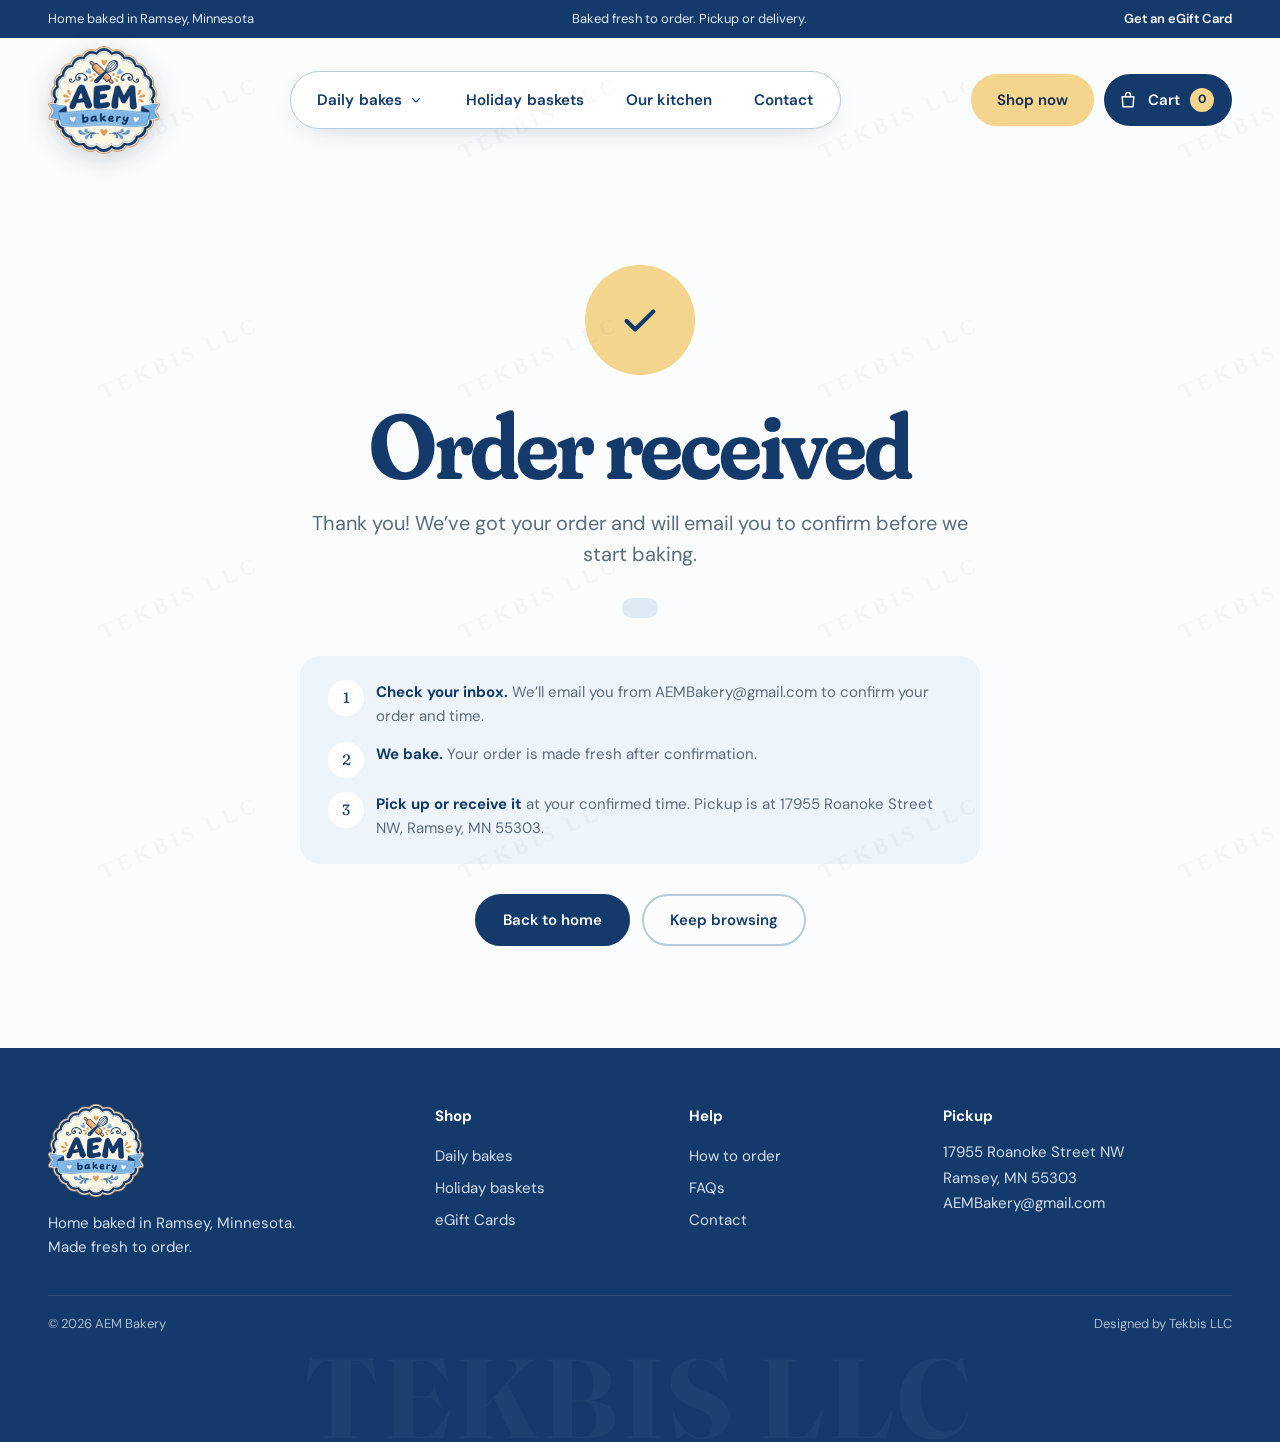
<file: order-confirmed.html>
<!DOCTYPE html>
<html lang="en">
<head>
<meta charset="utf-8">
<meta name="viewport" content="width=device-width,initial-scale=1,viewport-fit=cover">
<title>Order received | AEM Bakery</title>
<meta name="description" content="Your order has been received.">
<meta name="theme-color" content="#173a5e">
<meta property="og:type" content="website">
<meta property="og:title" content="Order received | AEM Bakery">
<meta property="og:description" content="Your order has been received.">
<meta property="og:image" content="assets/studio-rolls.webp">
<link rel="icon" href="assets/logo.png" type="image/png">
<link rel="preload" href="assets/fonts/fraunces-latin-full-normal.woff2" as="font" type="font/woff2" crossorigin>
<link rel="preload" href="assets/fonts/dm-sans-latin-wght-normal.woff2" as="font" type="font/woff2" crossorigin>
<link rel="preconnect" href="https://images.unsplash.com">
<link rel="stylesheet" href="site.css">
<script defer src="products.js"></script>
<script defer src="config.js"></script>
<script defer src="assets/vendor/supabase.js"></script>
<script defer src="data.js"></script>
<script defer src="app.js"></script>
</head>
<body data-page="confirmed">
<a class="skip" href="#main">Skip to content</a>
<div class="utility"><div class="wrap">
  <span class="utility-side">Home baked in Ramsey, Minnesota</span>
  <span class="utility-mid">Baked fresh to order. Pickup or delivery.</span>
  <span class="utility-side"><a href="gift-cards.html">Get an eGift Card</a></span>
</div></div>
<header class="site-header">
  <div class="wrap header-inner">
    <button class="icon-btn menu-btn" aria-label="Open menu" aria-expanded="false" aria-controls="nav-drawer"><svg class="ui-icon" viewBox="0 0 24 24" fill="none" stroke="currentColor" stroke-width="1.7" stroke-linecap="round" stroke-linejoin="round" aria-hidden="true"><path d="M4 7h16M4 12h16M4 17h10"/></svg></button>
    <a class="brand" href="index.html" aria-label="AEM Bakery home"><img src="assets/logo-badge.webp" alt="AEM Bakery" width="91" height="88"></a>
    <nav class="main-nav" aria-label="Main">
      <div class="nav-item">
        <button class="nav-trigger" aria-expanded="false" aria-controls="mega-shop">Daily bakes <svg class="ui-icon" viewBox="0 0 24 24" fill="none" stroke="currentColor" stroke-width="1.7" stroke-linecap="round" stroke-linejoin="round" aria-hidden="true"><path d="m7 10 5 5 5-5"/></svg></button>
        <div class="mega" id="mega-shop">
          <div class="mega-links">
            <a class="mega-link" href="shop.html"><img src="assets/menu-18.webp" alt="" loading="lazy"><div><strong>Everything we bake</strong><span>All 19 daily bakes</span></div></a>
            <a class="mega-link" href="shop.html?category=rolls"><img src="assets/studio-rolls.webp" alt="" loading="lazy"><div><strong>Cinnamon rolls</strong><span>Nine flavors of soft, frosted swirls</span></div></a><a class="mega-link" href="shop.html?category=treats"><img src="assets/studio-cookies.webp" alt="" loading="lazy"><div><strong>Cookies and treats</strong><span>Cookies, bars and things to share</span></div></a><a class="mega-link" href="shop.html?category=bakes"><img src="assets/studio-bread.webp" alt="" loading="lazy"><div><strong>Breads and cakes</strong><span>Loaves, scones and cake by the pan</span></div></a>
          </div>
          <a class="mega-feature" href="holiday-baskets.html">
            <img src="assets/studio-strawberry.webp" alt="" loading="lazy">
            <div><strong>Holiday baskets</strong><span>Order Nov 1 – Dec 12, pickup Dec 20–23</span></div>
          </a>
          <div class="mega-foot"><span>Baked fresh to order, ready in as little as 6 hours</span><a class="link" href="gift-cards.html">eGift Cards</a></div>
        </div>
      </div>
      <a href="holiday-baskets.html">Holiday baskets</a>
      <a href="our-kitchen.html">Our kitchen</a>
      <a href="contact.html">Contact</a>
    </nav>
    <div class="header-actions">
      <a class="btn btn--butter" href="shop.html">Shop now</a>
      <button class="cart-btn" data-open-cart aria-label="Open cart"><svg class="ui-icon" viewBox="0 0 24 24" fill="none" stroke="currentColor" stroke-width="1.7" stroke-linecap="round" stroke-linejoin="round" aria-hidden="true"><path d="M5 8h14l-1 12H6L5 8Z"/><path d="M9 8V6a3 3 0 0 1 6 0v2"/></svg><span class="cart-label">Cart</span><span class="cart-count" data-cart-count>0</span></button>
    </div>
  </div>
</header>
<div class="drawer-backdrop" data-backdrop></div>
<aside class="nav-drawer" id="nav-drawer" aria-label="Menu" aria-hidden="true" inert>
  <div class="drawer-head"><a href="index.html" aria-label="Home"><img src="assets/logo-badge.webp" alt="AEM Bakery"></a><button class="icon-btn" data-close-nav aria-label="Close menu"><svg class="ui-icon" viewBox="0 0 24 24" fill="none" stroke="currentColor" stroke-width="1.7" stroke-linecap="round" stroke-linejoin="round" aria-hidden="true"><path d="m6 6 12 12M18 6 6 18"/></svg></button></div>
  <nav class="drawer-links" aria-label="Mobile">
    <a href="shop.html">Daily bakes <svg class="ui-icon" viewBox="0 0 24 24" fill="none" stroke="currentColor" stroke-width="1.7" stroke-linecap="round" stroke-linejoin="round" aria-hidden="true"><path d="M5 12h14m-6-6 6 6-6 6"/></svg></a>
    <a href="holiday-baskets.html">Holiday baskets <svg class="ui-icon" viewBox="0 0 24 24" fill="none" stroke="currentColor" stroke-width="1.7" stroke-linecap="round" stroke-linejoin="round" aria-hidden="true"><path d="M5 12h14m-6-6 6 6-6 6"/></svg></a>
    <a href="our-kitchen.html">Our kitchen <svg class="ui-icon" viewBox="0 0 24 24" fill="none" stroke="currentColor" stroke-width="1.7" stroke-linecap="round" stroke-linejoin="round" aria-hidden="true"><path d="M5 12h14m-6-6 6 6-6 6"/></svg></a>
    <a href="contact.html">Contact <svg class="ui-icon" viewBox="0 0 24 24" fill="none" stroke="currentColor" stroke-width="1.7" stroke-linecap="round" stroke-linejoin="round" aria-hidden="true"><path d="M5 12h14m-6-6 6 6-6 6"/></svg></a>
  </nav>
  <div class="drawer-foot">
    <a class="btn btn--block" href="shop.html">Shop now</a>
  </div>
</aside>
<main id="main">
<section class="section"><div class="wrap confirm">
  <div class="confirm-badge"><svg class="ui-icon" viewBox="0 0 24 24" fill="none" stroke="currentColor" stroke-width="2.2" stroke-linecap="round" stroke-linejoin="round" aria-hidden="true"><path d="m5 12.5 4.5 4.5L19 7.5"/></svg></div>
  <h1 class="t-display" data-confirm-title>Order received</h1>
  <p class="t-lede" data-confirm-lede>Thank you! We’ve got your order and will email you to confirm before we start baking.</p>
  <div class="confirm-ref" data-confirm-ref hidden></div>
  <ol class="confirm-list">
    <li><b>1</b><span><strong>Check your inbox.</strong> We’ll email you from AEMBakery@gmail.com to confirm your order and time.</span></li>
    <li><b>2</b><span><strong>We bake.</strong> Your order is made fresh after confirmation.</span></li>
    <li><b>3</b><span><strong>Pick up or receive it</strong> at your confirmed time. Pickup is at 17955 Roanoke Street NW, Ramsey, MN 55303.</span></li>
  </ol>
  <div class="summary" style="position:static;text-align:left;margin-bottom:30px" data-confirm-summary hidden><h2>Order summary</h2><ul class="cart-items" data-confirm-items></ul><div class="cart-row total"><span>Total</span><span data-confirm-total></span></div></div>
  <div class="hero-actions" style="justify-content:center"><a class="btn" href="index.html">Back to home</a><a class="btn btn--ghost" href="shop.html">Keep browsing</a></div>
</div></section>
</main>
<footer class="site-footer">
  <div class="wrap">
    <div class="ft">
      <div class="ft-brand">
        <img src="assets/logo-badge.webp" alt="AEM Bakery" width="96" height="93" loading="lazy">
        <p>Home baked in Ramsey, Minnesota. Made fresh to order.</p>
      </div>
      <nav class="ft-col" aria-label="Shop"><h3>Shop</h3>
        <a href="shop.html">Daily bakes</a><a href="holiday-baskets.html">Holiday baskets</a><a href="gift-cards.html">eGift Cards</a></nav>
      <nav class="ft-col" aria-label="Help"><h3>Help</h3>
        <a href="our-kitchen.html#how-it-works">How to order</a><a href="contact.html#faq">FAQs</a><a href="contact.html">Contact</a></nav>
      <div class="ft-col"><h3>Pickup</h3>
        <address><span class="nw">17955 Roanoke Street NW</span><br>Ramsey, MN 55303<br><a href="mailto:AEMBakery@gmail.com">AEMBakery@gmail.com</a></address></div>
    </div>
    <div class="footer-base">
      <span>&copy; <span data-year>2026</span> AEM Bakery</span>
      <span>Designed by Tekbis LLC</span>
    </div>
    <div class="footer-watermark" aria-hidden="true">TEKBIS LLC</div>
  </div>
</footer>
<aside class="cart" id="cart" aria-label="Your cart" aria-hidden="true" inert>
  <div class="cart-head"><h2>Your order</h2><button class="icon-btn" data-close-cart aria-label="Close cart"><svg class="ui-icon" viewBox="0 0 24 24" fill="none" stroke="currentColor" stroke-width="1.7" stroke-linecap="round" stroke-linejoin="round" aria-hidden="true"><path d="m6 6 12 12M18 6 6 18"/></svg></button></div>
  <ul class="cart-items" data-cart-items></ul>
  <div class="cart-foot" data-cart-foot>
    <div class="cart-row"><span>Items</span><span data-cart-qty>0</span></div>
    <div class="cart-row total"><span>Subtotal</span><span data-cart-subtotal>$0.00</span></div>
    <a class="btn btn--block" href="checkout.html">Checkout</a>
    <p class="t-small">Choose pickup or delivery at checkout. We confirm every order by email before we bake.</p>
  </div>
</aside>
<dialog class="pd" id="product-dialog" aria-labelledby="pd-title">
  <button class="icon-btn pd-close" data-close-dialog aria-label="Close"><svg class="ui-icon" viewBox="0 0 24 24" fill="none" stroke="currentColor" stroke-width="1.7" stroke-linecap="round" stroke-linejoin="round" aria-hidden="true"><path d="m6 6 12 12M18 6 6 18"/></svg></button>
  <div data-dialog-content></div>
</dialog>
<div class="toast" role="status" aria-live="polite">
  <img class="toast-img" data-toast-img alt="" src="[data-uri]">
  <div class="toast-body"><span class="toast-title" data-toast-title></span><strong data-toast-text></strong><span class="toast-sub" data-toast-sub></span></div>
  <div class="toast-actions"><button class="btn btn--sm" data-open-cart>View cart</button><a class="toast-checkout" href="checkout.html">Checkout</a></div>
  <button class="toast-x" data-toast-close aria-label="Dismiss"><svg class="ui-icon" viewBox="0 0 24 24" fill="none" stroke="currentColor" stroke-width="1.7" stroke-linecap="round" stroke-linejoin="round" aria-hidden="true"><path d="m6 6 12 12M18 6 6 18"/></svg></button>
</div>
</body>
</html>
</file>
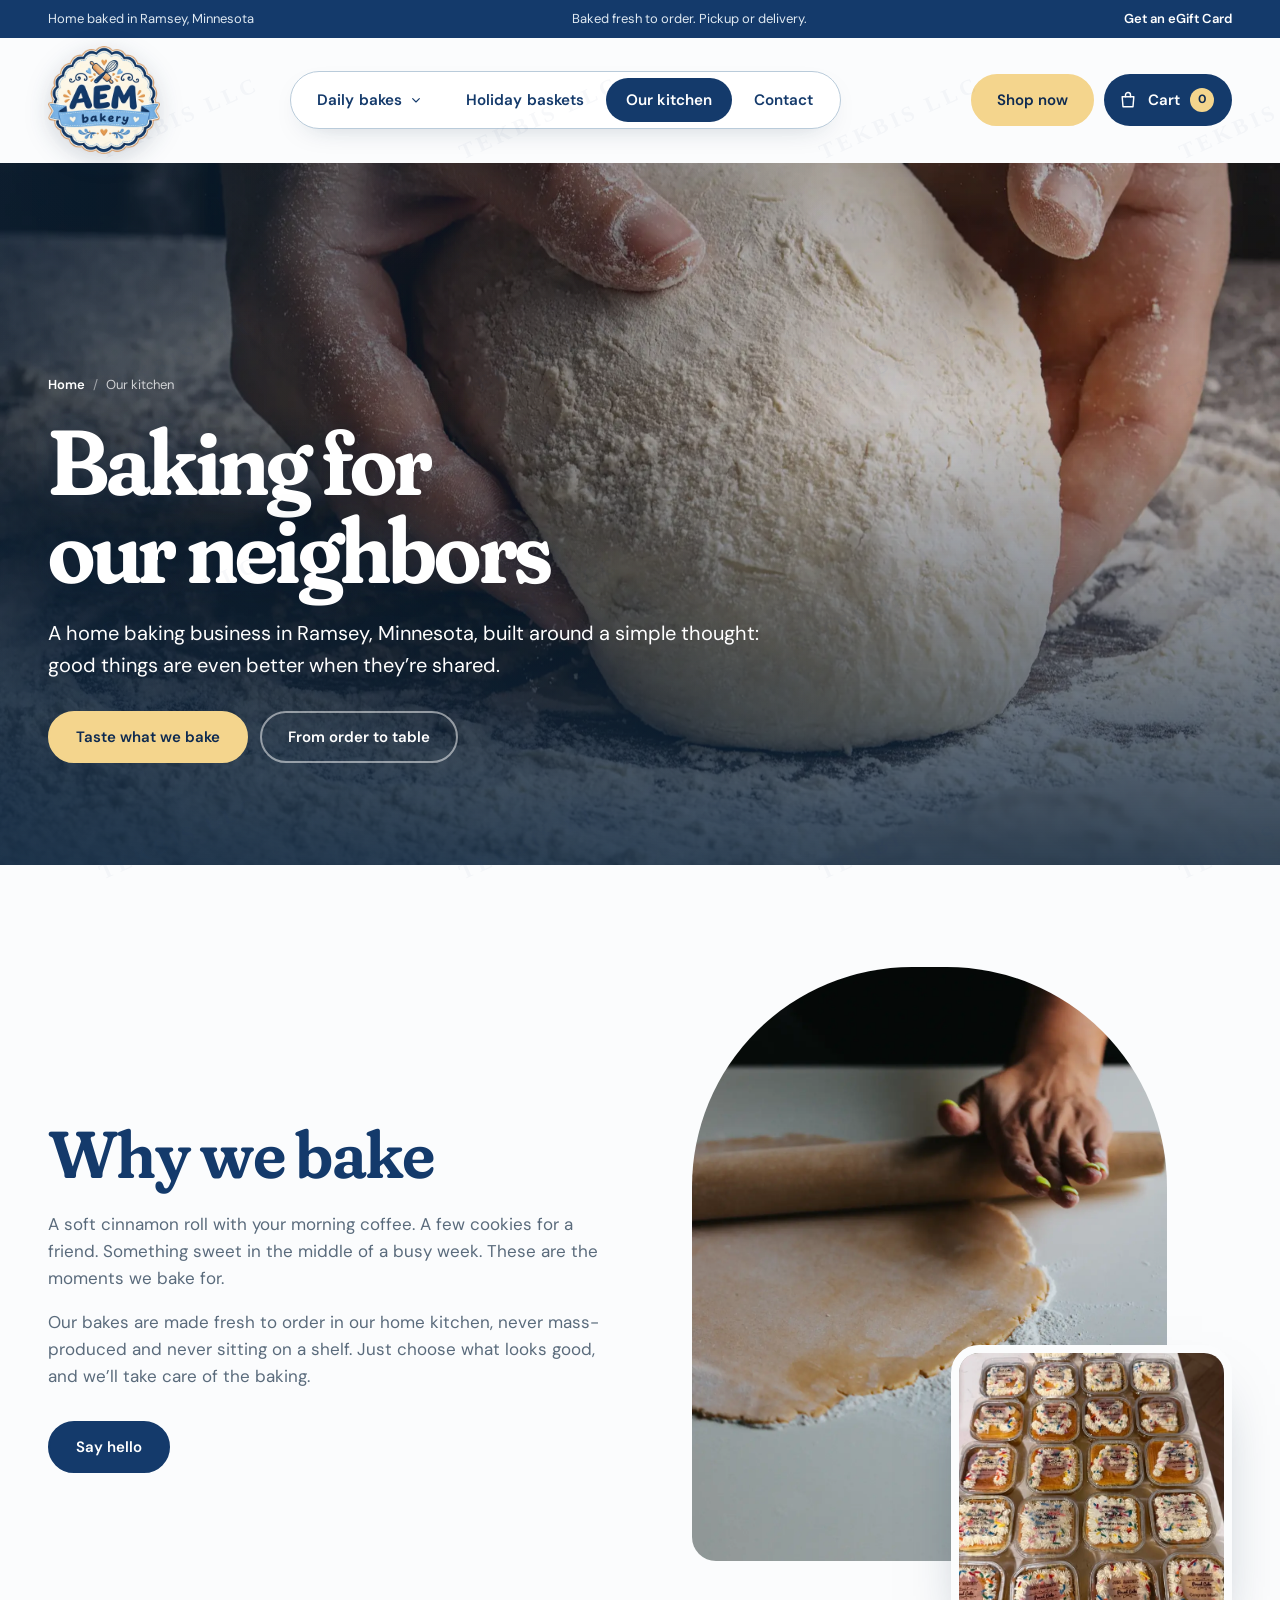
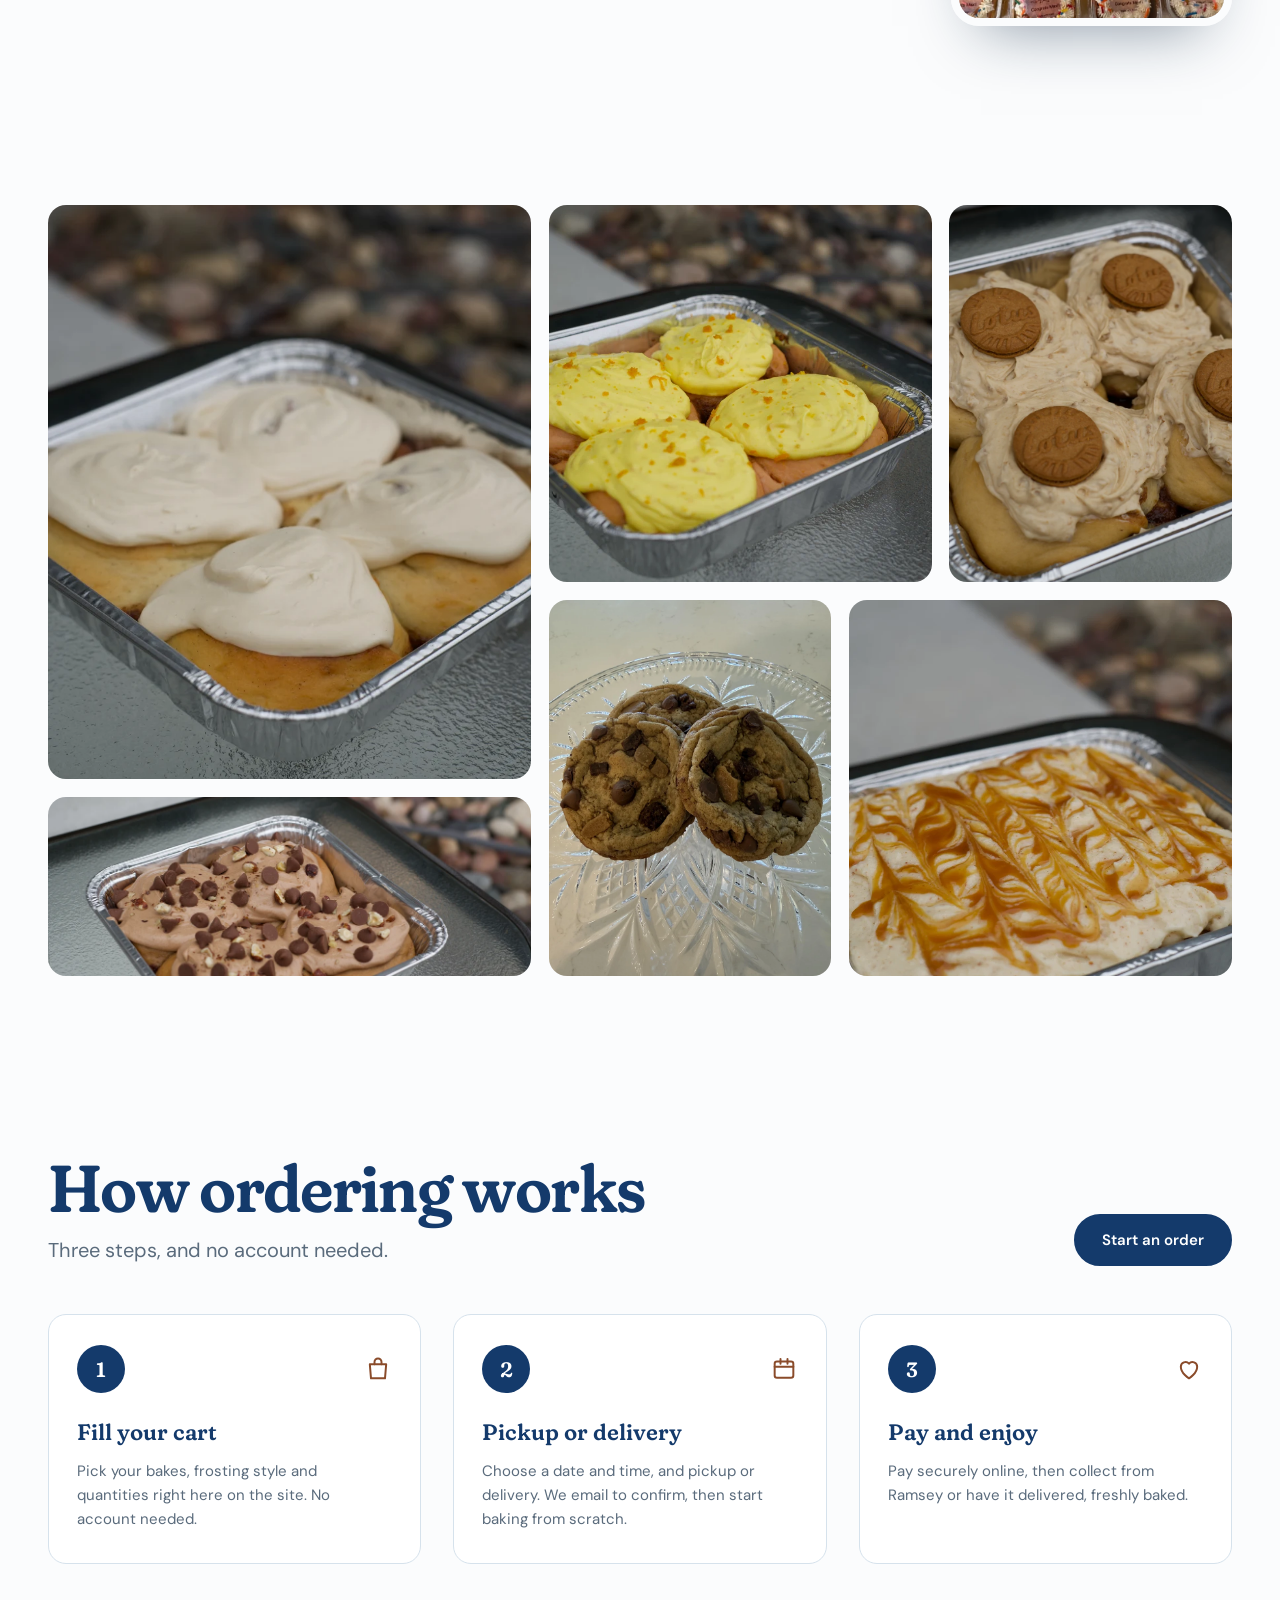
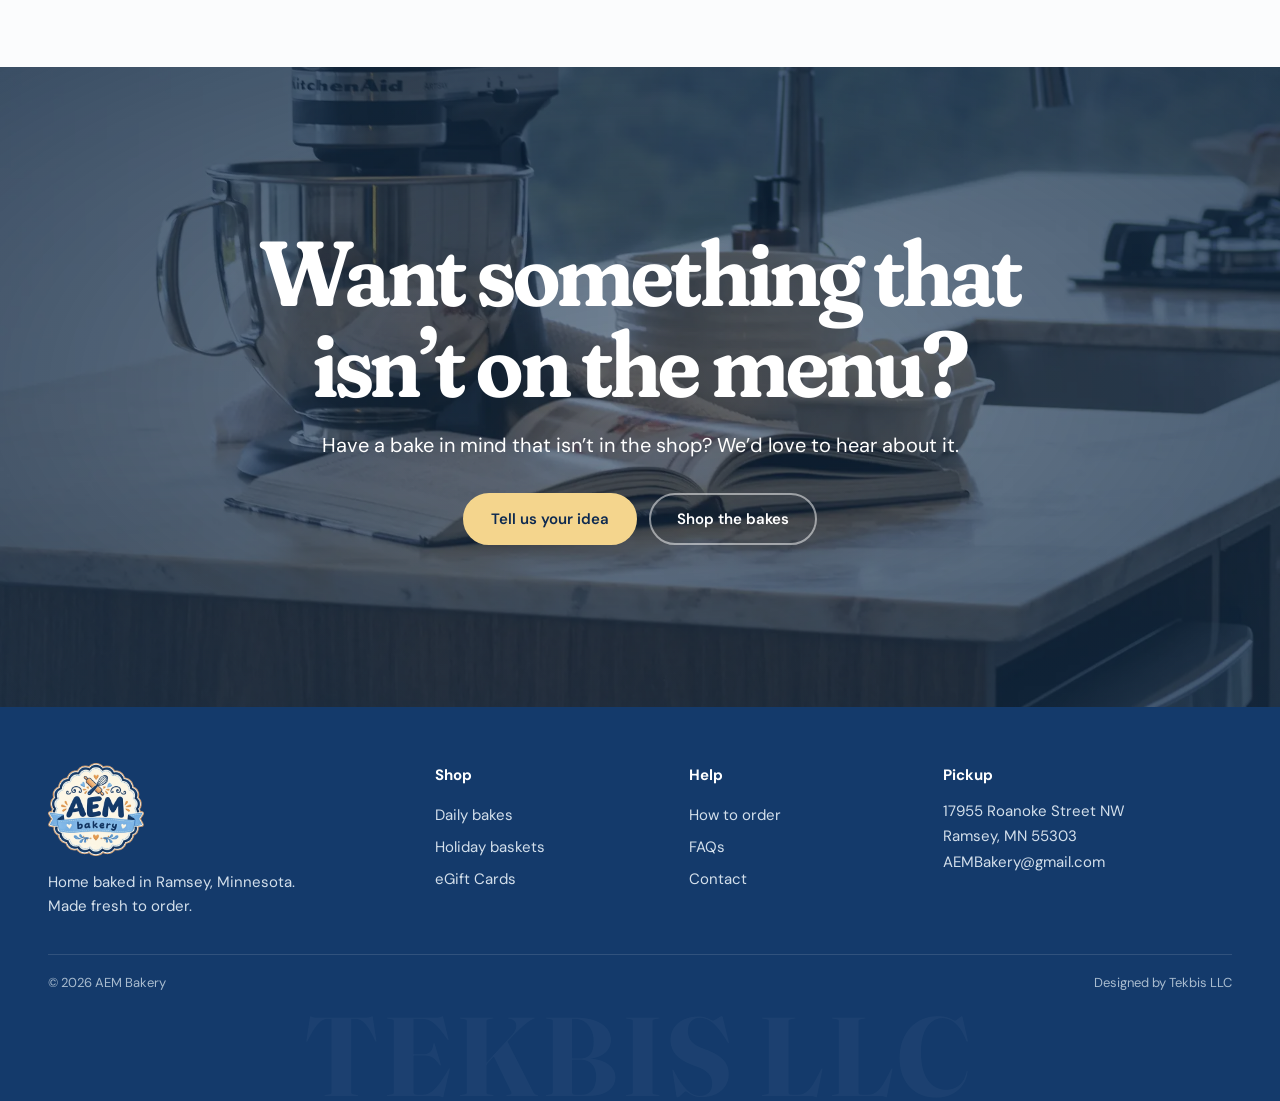
<file: our-kitchen.html>
<!DOCTYPE html>

<html lang="en">
<head>
<meta charset="utf-8"/>
<meta content="width=device-width,initial-scale=1,viewport-fit=cover" name="viewport"/>
<title>Our kitchen | AEM Bakery</title>
<meta content="The story behind AEM Bakery, a home bakery in Ramsey, Minnesota baking fresh to order with the love of community in mind." name="description"/>
<meta content="#173a5e" name="theme-color"/>
<meta content="website" property="og:type"/>
<meta content="Our kitchen | AEM Bakery" property="og:title"/>
<meta content="The story behind AEM Bakery, a home bakery in Ramsey, Minnesota baking fresh to order with the love of community in mind." property="og:description"/>
<meta content="assets/studio-rolls.webp" property="og:image"/>
<link href="assets/logo.png" rel="icon" type="image/png"/>
<link as="font" crossorigin="" href="assets/fonts/fraunces-latin-full-normal.woff2" rel="preload" type="font/woff2"/>
<link as="font" crossorigin="" href="assets/fonts/dm-sans-latin-wght-normal.woff2" rel="preload" type="font/woff2"/>
<link href="https://images.unsplash.com" rel="preconnect"/>
<link href="site.css" rel="stylesheet"/>
<script defer="" src="products.js"></script>
<script defer="" src="config.js"></script>
<script defer="" src="assets/vendor/supabase.js"></script>
<script defer="" src="data.js"></script>
<script defer="" src="app.js"></script>
</head>
<body data-page="kitchen">
<a class="skip" href="#main">Skip to content</a>
<div class="utility"><div class="wrap">
<span class="utility-side">Home baked in Ramsey, Minnesota</span>
<span class="utility-mid">Baked fresh to order. Pickup or delivery.</span>
<span class="utility-side"><a href="gift-cards.html">Get an eGift Card</a></span>
</div></div>
<header class="site-header">
<div class="wrap header-inner">
<button aria-controls="nav-drawer" aria-expanded="false" aria-label="Open menu" class="icon-btn menu-btn"><svg aria-hidden="true" class="ui-icon" fill="none" stroke="currentColor" stroke-linecap="round" stroke-linejoin="round" stroke-width="1.7" viewbox="0 0 24 24"><path d="M4 7h16M4 12h16M4 17h10"></path></svg></button>
<a aria-label="AEM Bakery home" class="brand" href="index.html"><img alt="AEM Bakery" height="88" src="assets/logo-badge.webp" width="91"/></a>
<nav aria-label="Main" class="main-nav">
<div class="nav-item">
<button aria-controls="mega-shop" aria-expanded="false" class="nav-trigger">Daily bakes <svg aria-hidden="true" class="ui-icon" fill="none" stroke="currentColor" stroke-linecap="round" stroke-linejoin="round" stroke-width="1.7" viewbox="0 0 24 24"><path d="m7 10 5 5 5-5"></path></svg></button>
<div class="mega" id="mega-shop">
<div class="mega-links">
<a class="mega-link" href="shop.html"><img alt="" loading="lazy" src="assets/menu-18.webp"/><div><strong>Everything we bake</strong><span>All 19 daily bakes</span></div></a>
<a class="mega-link" href="shop.html?category=rolls"><img alt="" loading="lazy" src="assets/studio-rolls.webp"/><div><strong>Cinnamon rolls</strong><span>Nine flavors of soft, frosted swirls</span></div></a><a class="mega-link" href="shop.html?category=treats"><img alt="" loading="lazy" src="assets/studio-cookies.webp"/><div><strong>Cookies and treats</strong><span>Cookies, bars and things to share</span></div></a><a class="mega-link" href="shop.html?category=bakes"><img alt="" loading="lazy" src="assets/studio-bread.webp"/><div><strong>Breads and cakes</strong><span>Loaves, scones and cake by the pan</span></div></a>
</div>
<a class="mega-feature" href="holiday-baskets.html">
<img alt="" loading="lazy" src="assets/studio-strawberry.webp"/>
<div><strong>Holiday baskets</strong><span>Order Nov 1 – Dec 12, pickup Dec 20–23</span></div>
</a>
<div class="mega-foot"><span>Baked fresh to order, ready in as little as 6 hours</span><a class="link" href="gift-cards.html">eGift Cards</a></div>
</div>
</div>
<a href="holiday-baskets.html">Holiday baskets</a>
<a aria-current="page" href="our-kitchen.html">Our kitchen</a>
<a href="contact.html">Contact</a>
</nav>
<div class="header-actions">
<a class="btn btn--butter" href="shop.html">Shop now</a>
<button aria-label="Open cart" class="cart-btn" data-open-cart=""><svg aria-hidden="true" class="ui-icon" fill="none" stroke="currentColor" stroke-linecap="round" stroke-linejoin="round" stroke-width="1.7" viewbox="0 0 24 24"><path d="M5 8h14l-1 12H6L5 8Z"></path><path d="M9 8V6a3 3 0 0 1 6 0v2"></path></svg><span class="cart-label">Cart</span><span class="cart-count" data-cart-count="">0</span></button>
</div>
</div>
</header>
<div class="drawer-backdrop" data-backdrop=""></div>
<aside aria-hidden="true" aria-label="Menu" class="nav-drawer" id="nav-drawer" inert="">
<div class="drawer-head"><a aria-label="Home" href="index.html"><img alt="AEM Bakery" src="assets/logo-badge.webp"/></a><button aria-label="Close menu" class="icon-btn" data-close-nav=""><svg aria-hidden="true" class="ui-icon" fill="none" stroke="currentColor" stroke-linecap="round" stroke-linejoin="round" stroke-width="1.7" viewbox="0 0 24 24"><path d="m6 6 12 12M18 6 6 18"></path></svg></button></div>
<nav aria-label="Mobile" class="drawer-links">
<a href="shop.html">Daily bakes <svg aria-hidden="true" class="ui-icon" fill="none" stroke="currentColor" stroke-linecap="round" stroke-linejoin="round" stroke-width="1.7" viewbox="0 0 24 24"><path d="M5 12h14m-6-6 6 6-6 6"></path></svg></a>
<a href="holiday-baskets.html">Holiday baskets <svg aria-hidden="true" class="ui-icon" fill="none" stroke="currentColor" stroke-linecap="round" stroke-linejoin="round" stroke-width="1.7" viewbox="0 0 24 24"><path d="M5 12h14m-6-6 6 6-6 6"></path></svg></a>
<a aria-current="page" href="our-kitchen.html">Our kitchen <svg aria-hidden="true" class="ui-icon" fill="none" stroke="currentColor" stroke-linecap="round" stroke-linejoin="round" stroke-width="1.7" viewbox="0 0 24 24"><path d="M5 12h14m-6-6 6 6-6 6"></path></svg></a>
<a href="contact.html">Contact <svg aria-hidden="true" class="ui-icon" fill="none" stroke="currentColor" stroke-linecap="round" stroke-linejoin="round" stroke-width="1.7" viewbox="0 0 24 24"><path d="M5 12h14m-6-6 6 6-6 6"></path></svg></a>
</nav>
<div class="drawer-foot">
<a class="btn btn--block" href="shop.html">Shop now</a>
</div>
</aside>
<main id="main">
<section class="photo-hero">
<img alt="Hands shaping a ball of dough on a floured counter" data-edit="our-kitchen.001" fetchpriority="high" src="assets/stock/knead.webp"/>
<div class="wrap">
<ol class="crumbs"><li><a href="index.html">Home</a></li><li aria-current="page">Our kitchen</li></ol>
<h1 data-edit="our-kitchen.002">Baking for our neighbors</h1>
<p class="lede" data-edit="our-kitchen.003">A home baking business in Ramsey, Minnesota, built around a simple thought: good things are even better when they’re shared.</p>
<div class="hero-actions"><a class="btn btn--butter" data-edit="our-kitchen.004" href="shop.html">Taste what we bake</a><a class="btn btn--ghost" data-edit="our-kitchen.005" href="#how-it-works">From order to table</a></div>
</div>
</section>
<section class="section"><div class="wrap story">
<div class="story-copy">
<h2 class="t-h2" data-edit="our-kitchen.006">Why we bake</h2>
<p data-edit="our-kitchen.007">A soft cinnamon roll with your morning coffee. A few cookies for a friend. Something sweet in the middle of a busy week. These are the moments we bake for.</p>
<p data-edit="our-kitchen.008">Our bakes are made fresh to order in our home kitchen, never mass-produced and never sitting on a shelf. Just choose what looks good, and we’ll take care of the baking.</p>
<a class="btn" data-edit="our-kitchen.009" href="contact.html">Say hello</a>
</div>
<div class="story-media"><img alt="Rolling out dough on a floured counter" class="big" data-edit="our-kitchen.010" decoding="async" loading="lazy" src="assets/stock/rollingdough2.webp"/><img alt="A tray of individually decorated homemade cakes" class="small" data-edit="our-kitchen.011" decoding="async" loading="lazy" src="assets/photo-0.webp"/></div>
</div></section>
<section class="section--tight"><div class="wrap">
<div class="mosaic">
<figure class="m1"><img alt="Vanilla bean cinnamon rolls" data-edit="our-kitchen.012" decoding="async" loading="lazy" src="assets/menu-18.webp"/><figcaption data-edit="our-kitchen.013">Vanilla bean rolls</figcaption></figure>
<figure class="m2"><img alt="Orange cinnamon rolls" data-edit="our-kitchen.014" decoding="async" loading="lazy" src="assets/menu-13.webp"/><figcaption data-edit="our-kitchen.015">Orange rolls</figcaption></figure>
<figure class="m3"><img alt="Biscoff cinnamon rolls" data-edit="our-kitchen.016" decoding="async" loading="lazy" src="assets/menu-14.webp"/><figcaption data-edit="our-kitchen.017">Biscoff rolls</figcaption></figure>
<figure class="m4"><img alt="Chocolate chip toffee cookies" data-edit="our-kitchen.018" decoding="async" loading="lazy" src="assets/menu-1.webp"/><figcaption data-edit="our-kitchen.019">Toffee cookies</figcaption></figure>
<figure class="m5"><img alt="Brown butter banana cake" data-edit="our-kitchen.020" decoding="async" loading="lazy" src="assets/menu-8.webp"/><figcaption data-edit="our-kitchen.021">Banana cake</figcaption></figure>
<figure class="m6"><img alt="Hazelnut chocolate chip cinnamon rolls" data-edit="our-kitchen.022" decoding="async" loading="lazy" src="assets/menu-17.webp"/><figcaption data-edit="our-kitchen.023">Hazelnut rolls</figcaption></figure>
</div>
</div></section>
<section class="section" id="how-it-works"><div class="wrap">
<div class="section-head"><div><h2 class="t-h2" data-edit="our-kitchen.024">How ordering works</h2><p class="t-lede" data-edit="our-kitchen.025">Three steps, and no account needed.</p></div><a class="btn" data-edit="our-kitchen.026" href="shop.html">Start an order</a></div>
<ol class="steps">
<li class="step"><div class="step-body"><span class="step-num" data-edit="our-kitchen.027">1</span><span class="step-ic"><svg aria-hidden="true" class="ui-icon" fill="none" stroke="currentColor" stroke-linecap="round" stroke-linejoin="round" stroke-width="1.7" viewbox="0 0 24 24"><path d="M5 8h14l-1 12H6L5 8Z"></path><path d="M9 8V6a3 3 0 0 1 6 0v2"></path></svg></span><h3 data-edit="our-kitchen.028">Fill your cart</h3><p data-edit="our-kitchen.029">Pick your bakes, frosting style and quantities right here on the site. No account needed.</p></div></li>
<li class="step"><div class="step-body"><span class="step-num" data-edit="our-kitchen.030">2</span><span class="step-ic"><svg aria-hidden="true" class="ui-icon" fill="none" stroke="currentColor" stroke-linecap="round" stroke-linejoin="round" stroke-width="1.7" viewbox="0 0 24 24"><rect height="14" rx="2" width="16" x="4" y="5.5"></rect><path d="M4 10h16M9 3.5v4M15 3.5v4"></path></svg></span><h3 data-edit="our-kitchen.031">Pickup or delivery</h3><p data-edit="our-kitchen.032">Choose a date and time, and pickup or delivery. We email to confirm, then start baking from scratch.</p></div></li>
<li class="step"><div class="step-body"><span class="step-num" data-edit="our-kitchen.033">3</span><span class="step-ic"><svg aria-hidden="true" class="ui-icon" fill="none" stroke="currentColor" stroke-linecap="round" stroke-linejoin="round" stroke-width="1.7" viewbox="0 0 24 24"><path d="M12 20s-7-4.3-7-10a4 4 0 0 1 7-2.6A4 4 0 0 1 19 10c0 5.7-7 10-7 10Z"></path></svg></span><h3 data-edit="our-kitchen.034">Pay and enjoy</h3><p data-edit="our-kitchen.035">Pay securely online, then collect from Ramsey or have it delivered, freshly baked.</p></div></li>
</ol>
</div></section>
<section class="cta-band" data-parallax="">
<img alt="A stand mixer and open cookbook on a kitchen island" data-edit="our-kitchen.036" decoding="async" loading="lazy" src="assets/stock/mixer.webp"/>
<div class="wrap"><h2 data-edit="our-kitchen.037">Want something that isn’t on the menu?</h2><p data-edit="our-kitchen.038">Have a bake in mind that isn’t in the shop? We’d love to hear about it.</p><div class="hero-actions"><a class="btn btn--butter" data-edit="our-kitchen.039" href="contact.html">Tell us your idea</a><a class="btn btn--ghost" data-edit="our-kitchen.040" href="shop.html">Shop the bakes</a></div></div>
</section>
</main>
<footer class="site-footer">
<div class="wrap">
<div class="ft">
<div class="ft-brand">
<img alt="AEM Bakery" height="93" loading="lazy" src="assets/logo-badge.webp" width="96"/>
<p>Home baked in Ramsey, Minnesota. Made fresh to order.</p>
</div>
<nav aria-label="Shop" class="ft-col"><h3>Shop</h3>
<a href="shop.html">Daily bakes</a><a href="holiday-baskets.html">Holiday baskets</a><a href="gift-cards.html">eGift Cards</a></nav>
<nav aria-label="Help" class="ft-col"><h3>Help</h3>
<a href="our-kitchen.html#how-it-works">How to order</a><a href="contact.html#faq">FAQs</a><a href="contact.html">Contact</a></nav>
<div class="ft-col"><h3>Pickup</h3>
<address><span class="nw">17955 Roanoke Street NW</span><br/>Ramsey, MN 55303<br/><a href="mailto:AEMBakery@gmail.com">AEMBakery@gmail.com</a></address></div>
</div>
<div class="footer-base">
<span>© <span data-year="">2026</span> AEM Bakery</span>
<span>Designed by Tekbis LLC</span>
</div>
<div aria-hidden="true" class="footer-watermark">TEKBIS LLC</div>
</div>
</footer>
<aside aria-hidden="true" aria-label="Your cart" class="cart" id="cart" inert="">
<div class="cart-head"><h2>Your order</h2><button aria-label="Close cart" class="icon-btn" data-close-cart=""><svg aria-hidden="true" class="ui-icon" fill="none" stroke="currentColor" stroke-linecap="round" stroke-linejoin="round" stroke-width="1.7" viewbox="0 0 24 24"><path d="m6 6 12 12M18 6 6 18"></path></svg></button></div>
<ul class="cart-items" data-cart-items=""></ul>
<div class="cart-foot" data-cart-foot="">
<div class="cart-row"><span>Items</span><span data-cart-qty="">0</span></div>
<div class="cart-row total"><span>Subtotal</span><span data-cart-subtotal="">$0.00</span></div>
<a class="btn btn--block" href="checkout.html">Checkout</a>
<p class="t-small">Choose pickup or delivery at checkout. We confirm every order by email before we bake.</p>
</div>
</aside>
<dialog aria-labelledby="pd-title" class="pd" id="product-dialog">
<button aria-label="Close" class="icon-btn pd-close" data-close-dialog=""><svg aria-hidden="true" class="ui-icon" fill="none" stroke="currentColor" stroke-linecap="round" stroke-linejoin="round" stroke-width="1.7" viewbox="0 0 24 24"><path d="m6 6 12 12M18 6 6 18"></path></svg></button>
<div data-dialog-content=""></div>
</dialog>
<div aria-live="polite" class="toast" role="status">
<img alt="" class="toast-img" data-toast-img="" src="[data-uri]"/>
<div class="toast-body"><span class="toast-title" data-toast-title=""></span><strong data-toast-text=""></strong><span class="toast-sub" data-toast-sub=""></span></div>
<div class="toast-actions"><button class="btn btn--sm" data-open-cart="">View cart</button><a class="toast-checkout" href="checkout.html">Checkout</a></div>
<button aria-label="Dismiss" class="toast-x" data-toast-close=""><svg aria-hidden="true" class="ui-icon" fill="none" stroke="currentColor" stroke-linecap="round" stroke-linejoin="round" stroke-width="1.7" viewbox="0 0 24 24"><path d="m6 6 12 12M18 6 6 18"></path></svg></button>
</div>
</body>
</html>
</file>
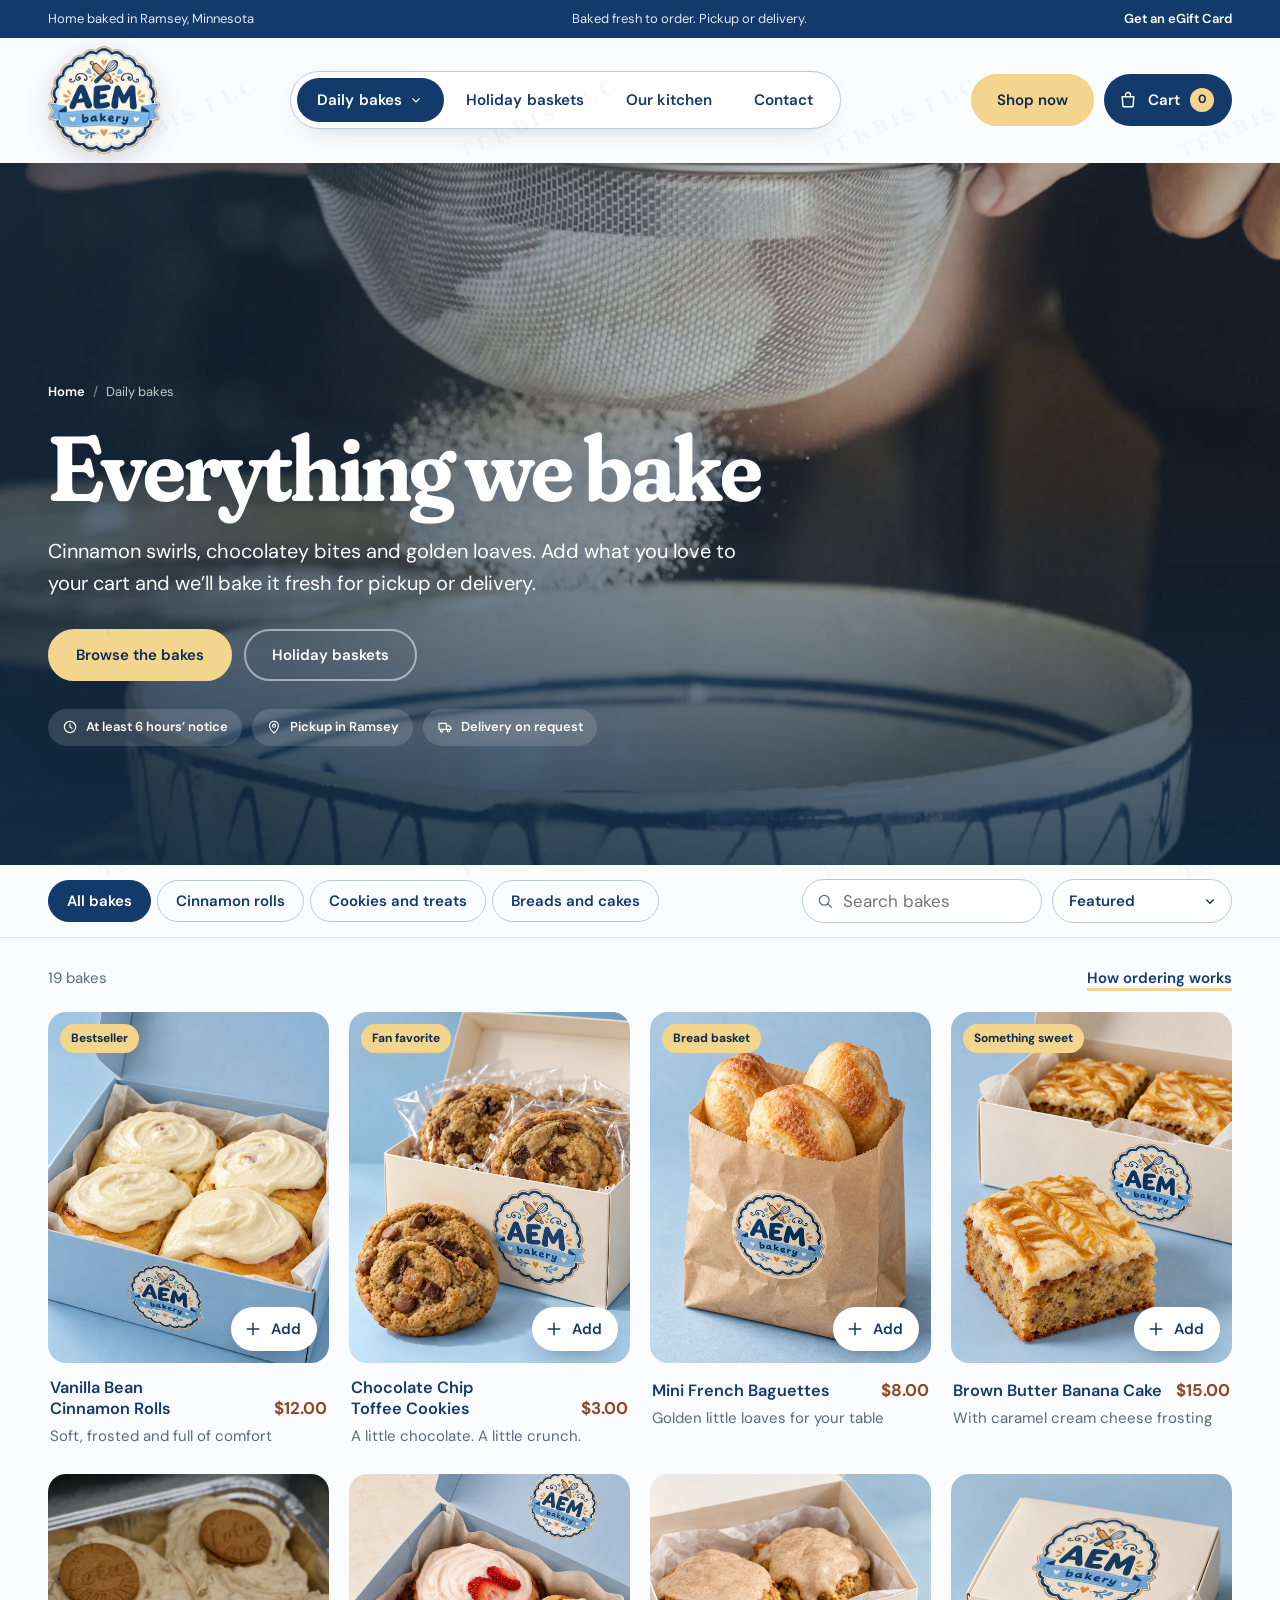
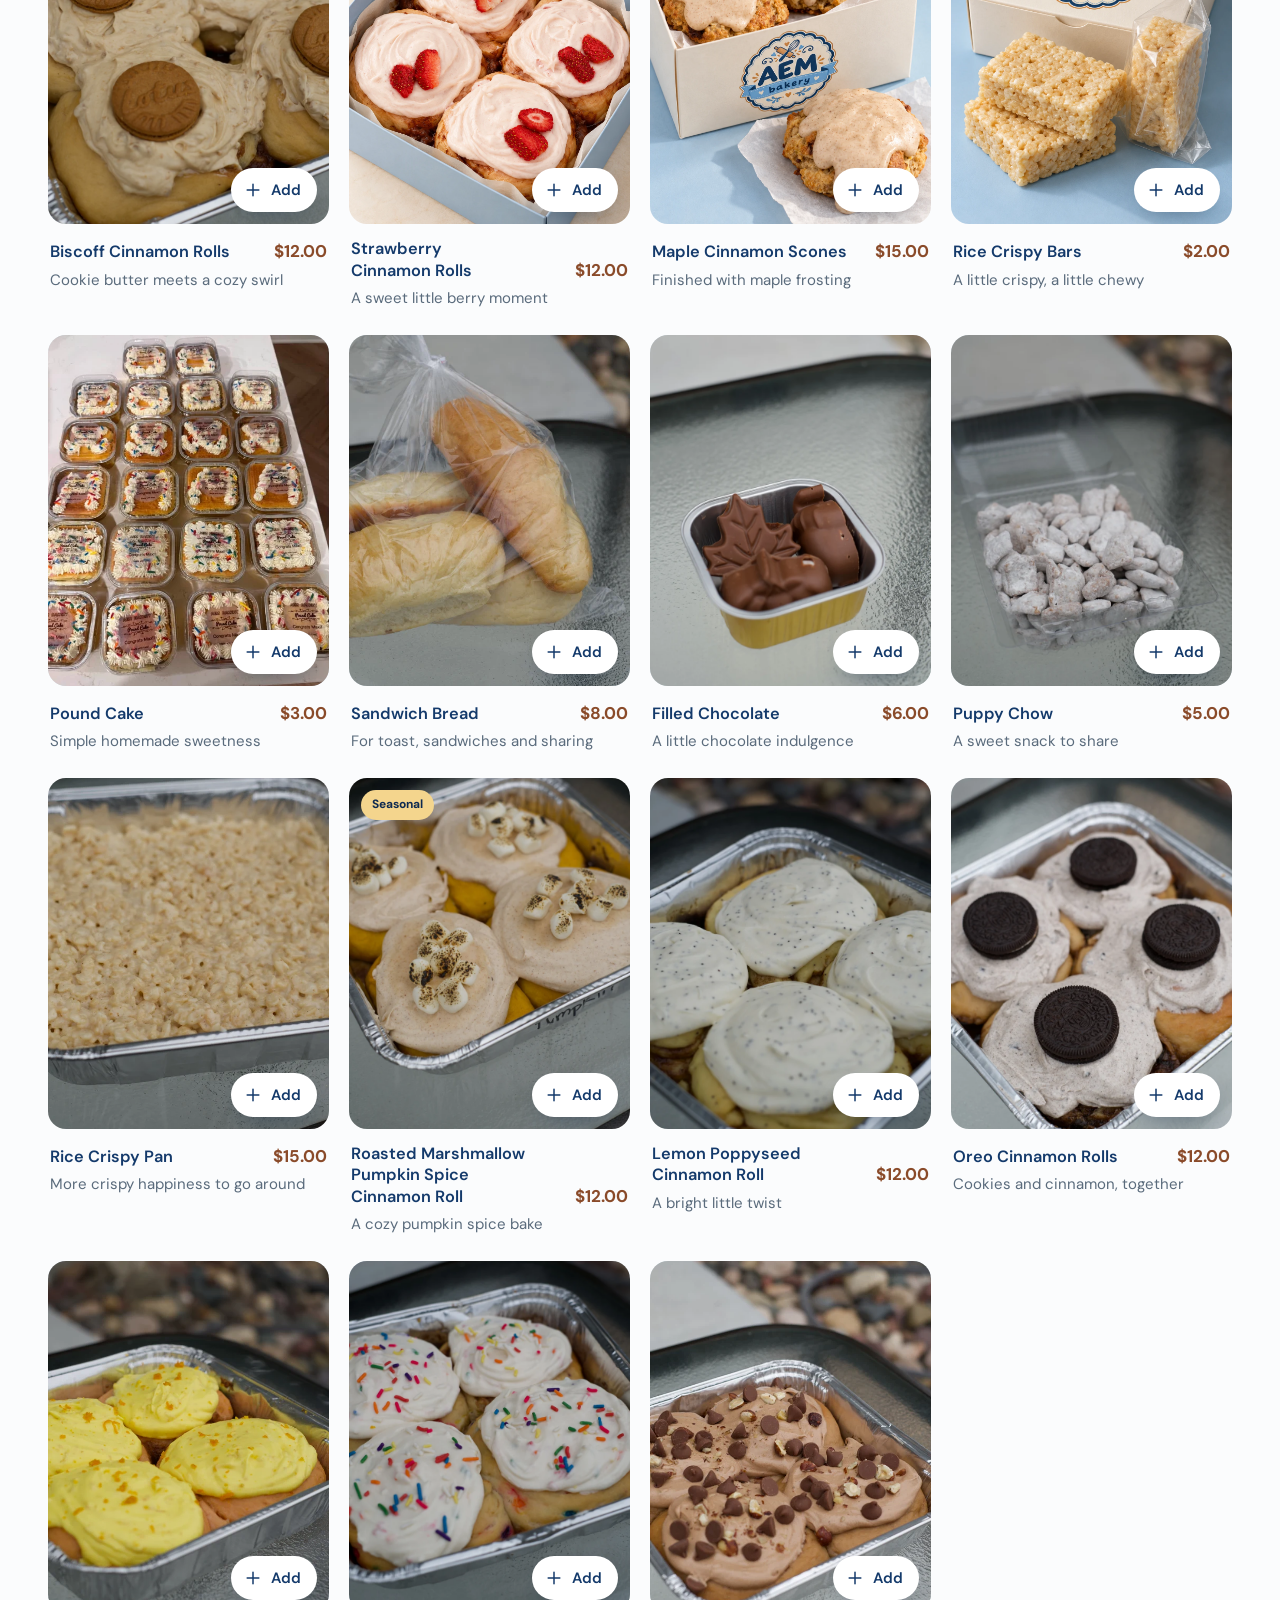
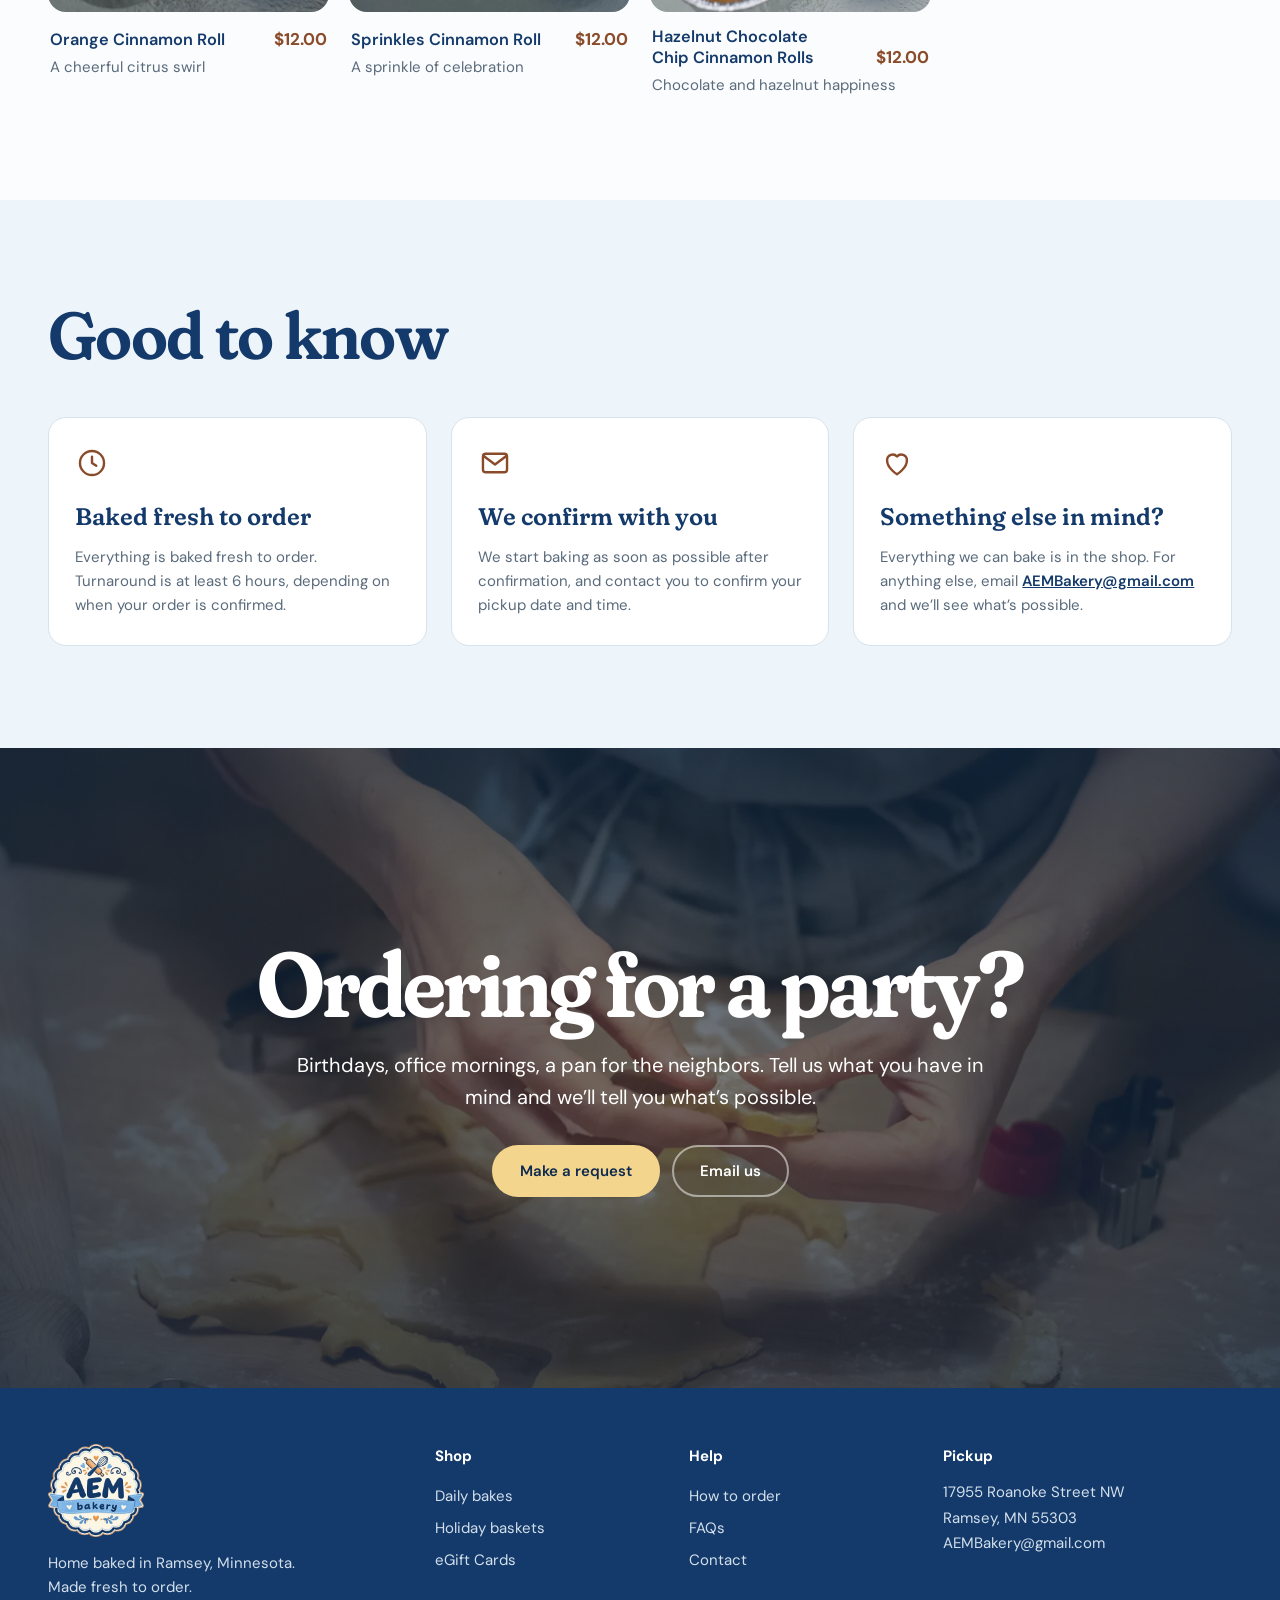
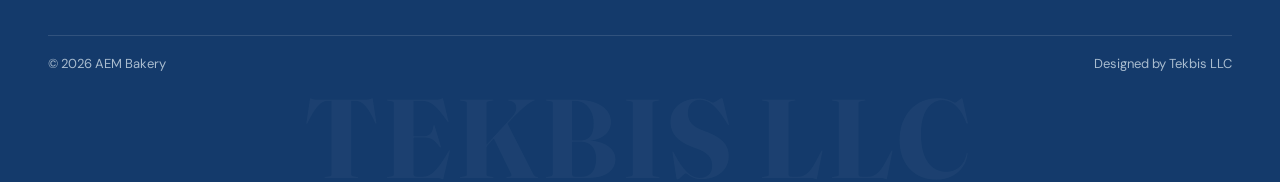
<file: shop.html>
<!DOCTYPE html>

<html lang="en">
<head>
<meta charset="utf-8"/>
<meta content="width=device-width,initial-scale=1,viewport-fit=cover" name="viewport"/>
<title>Daily bakes | AEM Bakery</title>
<meta content="Order home-baked cinnamon rolls, cookies, breads and cakes online for pickup in Ramsey, MN or delivery on request." name="description"/>
<meta content="#173a5e" name="theme-color"/>
<meta content="website" property="og:type"/>
<meta content="Daily bakes | AEM Bakery" property="og:title"/>
<meta content="Order home-baked cinnamon rolls, cookies, breads and cakes online for pickup in Ramsey, MN or delivery on request." property="og:description"/>
<meta content="assets/studio-rolls.webp" property="og:image"/>
<link href="assets/logo.png" rel="icon" type="image/png"/>
<link as="font" crossorigin="" href="assets/fonts/fraunces-latin-full-normal.woff2" rel="preload" type="font/woff2"/>
<link as="font" crossorigin="" href="assets/fonts/dm-sans-latin-wght-normal.woff2" rel="preload" type="font/woff2"/>
<link href="https://images.unsplash.com" rel="preconnect"/>
<link href="site.css" rel="stylesheet"/>
<script defer="" src="products.js"></script>
<script defer="" src="config.js"></script>
<script defer="" src="assets/vendor/supabase.js"></script>
<script defer="" src="data.js"></script>
<script defer="" src="app.js"></script>
</head>
<body data-page="shop">
<a class="skip" href="#main">Skip to content</a>
<div class="utility"><div class="wrap">
<span class="utility-side">Home baked in Ramsey, Minnesota</span>
<span class="utility-mid">Baked fresh to order. Pickup or delivery.</span>
<span class="utility-side"><a href="gift-cards.html">Get an eGift Card</a></span>
</div></div>
<header class="site-header">
<div class="wrap header-inner">
<button aria-controls="nav-drawer" aria-expanded="false" aria-label="Open menu" class="icon-btn menu-btn"><svg aria-hidden="true" class="ui-icon" fill="none" stroke="currentColor" stroke-linecap="round" stroke-linejoin="round" stroke-width="1.7" viewbox="0 0 24 24"><path d="M4 7h16M4 12h16M4 17h10"></path></svg></button>
<a aria-label="AEM Bakery home" class="brand" href="index.html"><img alt="AEM Bakery" height="88" src="assets/logo-badge.webp" width="91"/></a>
<nav aria-label="Main" class="main-nav">
<div class="nav-item">
<button aria-controls="mega-shop" aria-current="page" aria-expanded="false" class="nav-trigger">Daily bakes <svg aria-hidden="true" class="ui-icon" fill="none" stroke="currentColor" stroke-linecap="round" stroke-linejoin="round" stroke-width="1.7" viewbox="0 0 24 24"><path d="m7 10 5 5 5-5"></path></svg></button>
<div class="mega" id="mega-shop">
<div class="mega-links">
<a class="mega-link" href="shop.html"><img alt="" loading="lazy" src="assets/menu-18.webp"/><div><strong>Everything we bake</strong><span>All 19 daily bakes</span></div></a>
<a class="mega-link" href="shop.html?category=rolls"><img alt="" loading="lazy" src="assets/studio-rolls.webp"/><div><strong>Cinnamon rolls</strong><span>Nine flavors of soft, frosted swirls</span></div></a><a class="mega-link" href="shop.html?category=treats"><img alt="" loading="lazy" src="assets/studio-cookies.webp"/><div><strong>Cookies and treats</strong><span>Cookies, bars and things to share</span></div></a><a class="mega-link" href="shop.html?category=bakes"><img alt="" loading="lazy" src="assets/studio-bread.webp"/><div><strong>Breads and cakes</strong><span>Loaves, scones and cake by the pan</span></div></a>
</div>
<a class="mega-feature" href="holiday-baskets.html">
<img alt="" loading="lazy" src="assets/studio-strawberry.webp"/>
<div><strong>Holiday baskets</strong><span>Order Nov 1 – Dec 12, pickup Dec 20–23</span></div>
</a>
<div class="mega-foot"><span>Baked fresh to order, ready in as little as 6 hours</span><a class="link" href="gift-cards.html">eGift Cards</a></div>
</div>
</div>
<a href="holiday-baskets.html">Holiday baskets</a>
<a href="our-kitchen.html">Our kitchen</a>
<a href="contact.html">Contact</a>
</nav>
<div class="header-actions">
<a class="btn btn--butter" href="shop.html">Shop now</a>
<button aria-label="Open cart" class="cart-btn" data-open-cart=""><svg aria-hidden="true" class="ui-icon" fill="none" stroke="currentColor" stroke-linecap="round" stroke-linejoin="round" stroke-width="1.7" viewbox="0 0 24 24"><path d="M5 8h14l-1 12H6L5 8Z"></path><path d="M9 8V6a3 3 0 0 1 6 0v2"></path></svg><span class="cart-label">Cart</span><span class="cart-count" data-cart-count="">0</span></button>
</div>
</div>
</header>
<div class="drawer-backdrop" data-backdrop=""></div>
<aside aria-hidden="true" aria-label="Menu" class="nav-drawer" id="nav-drawer" inert="">
<div class="drawer-head"><a aria-label="Home" href="index.html"><img alt="AEM Bakery" src="assets/logo-badge.webp"/></a><button aria-label="Close menu" class="icon-btn" data-close-nav=""><svg aria-hidden="true" class="ui-icon" fill="none" stroke="currentColor" stroke-linecap="round" stroke-linejoin="round" stroke-width="1.7" viewbox="0 0 24 24"><path d="m6 6 12 12M18 6 6 18"></path></svg></button></div>
<nav aria-label="Mobile" class="drawer-links">
<a aria-current="page" href="shop.html">Daily bakes <svg aria-hidden="true" class="ui-icon" fill="none" stroke="currentColor" stroke-linecap="round" stroke-linejoin="round" stroke-width="1.7" viewbox="0 0 24 24"><path d="M5 12h14m-6-6 6 6-6 6"></path></svg></a>
<a href="holiday-baskets.html">Holiday baskets <svg aria-hidden="true" class="ui-icon" fill="none" stroke="currentColor" stroke-linecap="round" stroke-linejoin="round" stroke-width="1.7" viewbox="0 0 24 24"><path d="M5 12h14m-6-6 6 6-6 6"></path></svg></a>
<a href="our-kitchen.html">Our kitchen <svg aria-hidden="true" class="ui-icon" fill="none" stroke="currentColor" stroke-linecap="round" stroke-linejoin="round" stroke-width="1.7" viewbox="0 0 24 24"><path d="M5 12h14m-6-6 6 6-6 6"></path></svg></a>
<a href="contact.html">Contact <svg aria-hidden="true" class="ui-icon" fill="none" stroke="currentColor" stroke-linecap="round" stroke-linejoin="round" stroke-width="1.7" viewbox="0 0 24 24"><path d="M5 12h14m-6-6 6 6-6 6"></path></svg></a>
</nav>
<div class="drawer-foot">
<a class="btn btn--block" href="shop.html">Shop now</a>
</div>
</aside>
<main id="main">
<section class="photo-hero">
<img alt="Flour being sifted into a mixing bowl" data-edit="shop.001" fetchpriority="high" src="assets/stock/sift.webp"/>
<div class="wrap">
<ol class="crumbs"><li><a href="index.html">Home</a></li><li aria-current="page">Daily bakes</li></ol>
<h1 data-edit="shop.002">Everything we bake</h1>
<p class="lede" data-edit="shop.003">Cinnamon swirls, chocolatey bites and golden loaves. Add what you love to your cart and we’ll bake it fresh for pickup or delivery.</p>
<div class="hero-actions"><a class="btn btn--butter" data-edit="shop.004" href="#menu">Browse the bakes</a><a class="btn btn--ghost" data-edit="shop.005" href="holiday-baskets.html">Holiday baskets</a></div><ul class="hero-facts"><li><svg aria-hidden="true" class="ui-icon" fill="none" stroke="currentColor" stroke-linecap="round" stroke-linejoin="round" stroke-width="1.7" viewbox="0 0 24 24"><circle cx="12" cy="12" r="8.5"></circle><path d="M12 7.5V12l3 2"></path></svg>At least 6 hours’ notice</li><li><svg aria-hidden="true" class="ui-icon" fill="none" stroke="currentColor" stroke-linecap="round" stroke-linejoin="round" stroke-width="1.7" viewbox="0 0 24 24"><path d="M12 21s-6.5-5.6-6.5-11a6.5 6.5 0 0 1 13 0c0 5.4-6.5 11-6.5 11Z"></path><circle cx="12" cy="10" r="2.3"></circle></svg>Pickup in Ramsey</li><li><svg aria-hidden="true" class="ui-icon" fill="none" stroke="currentColor" stroke-linecap="round" stroke-linejoin="round" stroke-width="1.7" viewbox="0 0 24 24"><path d="M3 6.5h11v9H3zM14 10h4l3 3v2.5h-7"></path><circle cx="7" cy="17.5" r="1.8"></circle><circle cx="17" cy="17.5" r="1.8"></circle></svg>Delivery on request</li></ul>
</div>
</section>
<div class="shop-bar" id="menu"><div class="wrap">
<div aria-label="Category" class="tabs" role="group"><button aria-pressed="true" class="tab" data-filter="all">All bakes</button><button aria-pressed="false" class="tab" data-filter="rolls">Cinnamon rolls</button><button aria-pressed="false" class="tab" data-filter="treats">Cookies and treats</button><button aria-pressed="false" class="tab" data-filter="bakes">Breads and cakes</button></div>
<div class="shop-tools">
<label class="field-inline"><svg aria-hidden="true" class="ui-icon" fill="none" stroke="currentColor" stroke-linecap="round" stroke-linejoin="round" stroke-width="1.7" viewbox="0 0 24 24"><circle cx="11" cy="11" r="6.5"></circle><path d="m16 16 4.5 4.5"></path></svg><span class="sr-only">Search bakes</span><input autocomplete="off" id="shop-search" placeholder="Search bakes" type="search"/></label>
<label><span class="sr-only">Sort</span><select class="select-pill" id="shop-sort"><option value="featured">Featured</option><option value="low">Price: low to high</option><option value="high">Price: high to low</option><option value="az">Name: A to Z</option></select></label>
</div>
</div></div>
<section class="wrap" style="padding-bottom:clamp(64px,8vw,120px)">
<div class="results-line"><span aria-live="polite" id="result-count">19 bakes</span><a class="link" href="our-kitchen.html#how-it-works">How ordering works</a></div>
<div class="product-grid" data-products="shop"></div>
<div class="empty" hidden="" id="shop-empty"><strong>Nothing matches that search.</strong>Try “cinnamon”, “chocolate” or “bread”, or clear the search to see everything.</div>
</section>
<section class="section section--frost"><div class="wrap">
<div class="section-head"><div><h2 class="t-h2" data-edit="shop.006">Good to know</h2></div></div>
<ul class="tips">
<li class="tip"><svg aria-hidden="true" class="ui-icon" fill="none" stroke="currentColor" stroke-linecap="round" stroke-linejoin="round" stroke-width="1.7" viewbox="0 0 24 24"><circle cx="12" cy="12" r="8.5"></circle><path d="M12 7.5V12l3 2"></path></svg><h3 data-edit="shop.007">Baked fresh to order</h3><p data-edit="shop.008">Everything is baked fresh to order. Turnaround is at least 6 hours, depending on when your order is confirmed.</p></li>
<li class="tip"><svg aria-hidden="true" class="ui-icon" fill="none" stroke="currentColor" stroke-linecap="round" stroke-linejoin="round" stroke-width="1.7" viewbox="0 0 24 24"><rect height="13" rx="2" width="17" x="3.5" y="5.5"></rect><path d="m4 7 8 6 8-6"></path></svg><h3 data-edit="shop.009">We confirm with you</h3><p data-edit="shop.010">We start baking as soon as possible after confirmation, and contact you to confirm your pickup date and time.</p></li>
<li class="tip"><svg aria-hidden="true" class="ui-icon" fill="none" stroke="currentColor" stroke-linecap="round" stroke-linejoin="round" stroke-width="1.7" viewbox="0 0 24 24"><path d="M12 20s-7-4.3-7-10a4 4 0 0 1 7-2.6A4 4 0 0 1 19 10c0 5.7-7 10-7 10Z"></path></svg><h3 data-edit="shop.011">Something else in mind?</h3><p>Everything we can bake is in the shop. For anything else, email <a href="mailto:AEMBakery@gmail.com">AEMBakery@gmail.com</a> and we’ll see what’s possible.</p></li>
</ul>
</div></section>
<section class="cta-band" data-parallax="">
<img alt="Hands cutting rolled cookie dough with cutters" data-edit="shop.012" decoding="async" loading="lazy" src="assets/stock/cutters.webp"/>
<div class="wrap"><h2 data-edit="shop.013">Ordering for a party?</h2><p data-edit="shop.014">Birthdays, office mornings, a pan for the neighbors. Tell us what you have in mind and we’ll tell you what’s possible.</p><div class="hero-actions"><a class="btn btn--butter" data-edit="shop.015" href="contact.html">Make a request</a><a class="btn btn--ghost" data-edit="shop.016" href="mailto:AEMBakery@gmail.com">Email us</a></div></div>
</section>
</main>
<footer class="site-footer">
<div class="wrap">
<div class="ft">
<div class="ft-brand">
<img alt="AEM Bakery" height="93" loading="lazy" src="assets/logo-badge.webp" width="96"/>
<p>Home baked in Ramsey, Minnesota. Made fresh to order.</p>
</div>
<nav aria-label="Shop" class="ft-col"><h3>Shop</h3>
<a href="shop.html">Daily bakes</a><a href="holiday-baskets.html">Holiday baskets</a><a href="gift-cards.html">eGift Cards</a></nav>
<nav aria-label="Help" class="ft-col"><h3>Help</h3>
<a href="our-kitchen.html#how-it-works">How to order</a><a href="contact.html#faq">FAQs</a><a href="contact.html">Contact</a></nav>
<div class="ft-col"><h3>Pickup</h3>
<address><span class="nw">17955 Roanoke Street NW</span><br/>Ramsey, MN 55303<br/><a href="mailto:AEMBakery@gmail.com">AEMBakery@gmail.com</a></address></div>
</div>
<div class="footer-base">
<span>© <span data-year="">2026</span> AEM Bakery</span>
<span>Designed by Tekbis LLC</span>
</div>
<div aria-hidden="true" class="footer-watermark">TEKBIS LLC</div>
</div>
</footer>
<aside aria-hidden="true" aria-label="Your cart" class="cart" id="cart" inert="">
<div class="cart-head"><h2>Your order</h2><button aria-label="Close cart" class="icon-btn" data-close-cart=""><svg aria-hidden="true" class="ui-icon" fill="none" stroke="currentColor" stroke-linecap="round" stroke-linejoin="round" stroke-width="1.7" viewbox="0 0 24 24"><path d="m6 6 12 12M18 6 6 18"></path></svg></button></div>
<ul class="cart-items" data-cart-items=""></ul>
<div class="cart-foot" data-cart-foot="">
<div class="cart-row"><span>Items</span><span data-cart-qty="">0</span></div>
<div class="cart-row total"><span>Subtotal</span><span data-cart-subtotal="">$0.00</span></div>
<a class="btn btn--block" href="checkout.html">Checkout</a>
<p class="t-small">Choose pickup or delivery at checkout. We confirm every order by email before we bake.</p>
</div>
</aside>
<dialog aria-labelledby="pd-title" class="pd" id="product-dialog">
<button aria-label="Close" class="icon-btn pd-close" data-close-dialog=""><svg aria-hidden="true" class="ui-icon" fill="none" stroke="currentColor" stroke-linecap="round" stroke-linejoin="round" stroke-width="1.7" viewbox="0 0 24 24"><path d="m6 6 12 12M18 6 6 18"></path></svg></button>
<div data-dialog-content=""></div>
</dialog>
<div aria-live="polite" class="toast" role="status">
<img alt="" class="toast-img" data-toast-img="" src="[data-uri]"/>
<div class="toast-body"><span class="toast-title" data-toast-title=""></span><strong data-toast-text=""></strong><span class="toast-sub" data-toast-sub=""></span></div>
<div class="toast-actions"><button class="btn btn--sm" data-open-cart="">View cart</button><a class="toast-checkout" href="checkout.html">Checkout</a></div>
<button aria-label="Dismiss" class="toast-x" data-toast-close=""><svg aria-hidden="true" class="ui-icon" fill="none" stroke="currentColor" stroke-linecap="round" stroke-linejoin="round" stroke-width="1.7" viewbox="0 0 24 24"><path d="m6 6 12 12M18 6 6 18"></path></svg></button>
</div>
</body>
</html>
</file>
<file: site.css>
/* ==========================================================================
   AEM Bakery — site stylesheet
   One file for every page except the homepage hero (hero.css + hero-3d.css).
   Palette, type and the scallop motif come from the AEM logo badge.
   ========================================================================== */

@font-face{font-family:'DM Sans';font-style:normal;font-weight:100 1000;font-display:swap;src:url(assets/fonts/dm-sans-latin-wght-normal.woff2) format('woff2')}
@font-face{font-family:'DM Sans';font-style:italic;font-weight:100 1000;font-display:swap;src:url(assets/fonts/dm-sans-latin-wght-italic.woff2) format('woff2')}
@font-face{font-family:'Fraunces';font-style:normal;font-weight:100 900;font-display:swap;src:url(assets/fonts/fraunces-latin-full-normal.woff2) format('woff2')}

:root{
  /* palette */
  --navy:#143a6b;          /* logo ink, sampled from the logo */
  --navy-deep:#0e2a50;
  --frost:#dceaf3;         /* hero blue, lightened */
  --frost-2:#eef5fa;
  --snow:#fbfcfd;          /* frosting white page */
  --butter:#f4d58d;
  --butter-soft:#fbf0d4;
  --cinnamon:#8a4b2a;
  --text:#1f2f40;
  --muted:#5a6b7c;
  --line:#d6e2ec;
  --line-strong:#b9cbda;
  --danger:#a33a2a;
  --ok:#2f6b4a;

  /* type */
  --serif:'Fraunces',Georgia,'Times New Roman',serif;
  --sans:'DM Sans',system-ui,-apple-system,'Segoe UI',Arial,sans-serif;

  /* scale (1.25 minor third-ish, clamped) */
  --fs-xs:.8125rem; --fs-sm:.9375rem; --fs-base:1.0625rem; --fs-md:1.25rem;
  --fs-lg:clamp(1.65rem,1.2rem + 1.4vw,2.35rem);
  --fs-xl:clamp(2.5rem,1.5rem + 3.3vw,4.6rem);
  --fs-2xl:clamp(3.1rem,1.6rem + 5.2vw,6.6rem);

  --wrap:1240px;
  --gutter:clamp(16px,4vw,48px);
  --radius:18px;
  --radius-sm:10px;
  --ease:cubic-bezier(.22,1,.36,1);
  --header-h:100px;
  --scallop:14px;
}

*,*::before,*::after{box-sizing:border-box}
html{-webkit-text-size-adjust:100%;scroll-behavior:smooth;scroll-padding-top:calc(var(--header-h) + 24px)}
body{margin:0;background:var(--snow);color:var(--text);font-family:var(--sans);font-size:var(--fs-base);line-height:1.6;-webkit-font-smoothing:antialiased;overflow-x:clip;text-rendering:optimizeLegibility}
img,svg,video{display:block;max-width:100%}
img{height:auto}
a{color:inherit}
button,input,select,textarea{font:inherit;color:inherit}
button{cursor:pointer;background:none;border:0;padding:0}
:where(h1,h2,h3,h4){margin:0;font-weight:400;text-wrap:balance}
:where(p){margin:0;text-wrap:pretty}
:focus-visible{outline:3px solid var(--butter);outline-offset:3px;border-radius:4px}
.sr-only{position:absolute!important;width:1px;height:1px;overflow:hidden;clip:rect(0 0 0 0);white-space:nowrap}
.skip{position:absolute;left:12px;top:-60px;z-index:100;background:var(--navy);color:#fff;padding:10px 16px;border-radius:8px;text-decoration:none}
.skip:focus{top:12px}
.ui-icon{width:20px;height:20px;flex-shrink:0;pointer-events:none}
body.locked{overflow:hidden}

/* ---------- type ---------- */
.serif{font-family:var(--serif)}
.t-display{font-family:var(--serif);font-weight:650;font-variation-settings:'SOFT' 100,'WONK' 0;font-size:var(--fs-2xl);line-height:.98;letter-spacing:-.03em;color:var(--navy)}
.t-h2{font-family:var(--serif);font-weight:620;font-variation-settings:'SOFT' 100,'WONK' 0;font-size:var(--fs-xl);line-height:1.02;letter-spacing:-.025em;color:var(--navy)}
.t-h3{font-family:var(--serif);font-weight:600;font-variation-settings:'SOFT' 100,'WONK' 0;font-size:var(--fs-lg);line-height:1.15;color:var(--navy)}
.t-lede{font-size:var(--fs-md);line-height:1.55;color:var(--muted);max-width:56ch}
.t-small{font-size:var(--fs-sm);color:var(--muted)}
.kicker{display:block;font-size:var(--fs-sm);font-weight:600;color:var(--cinnamon);margin-bottom:.6rem}
.link{color:var(--navy);font-weight:600;text-decoration:underline;text-decoration-color:var(--butter);text-decoration-thickness:3px;text-underline-offset:5px;transition:text-decoration-color .2s}
.link:hover{text-decoration-color:var(--navy)}

/* ---------- layout ---------- */
.wrap{width:min(var(--wrap),100% - 2*var(--gutter));margin-inline:auto}
.section{padding-block:clamp(64px,8vw,120px)}
.section--tight{padding-block:clamp(48px,6vw,80px)}
.section--frost{background:var(--frost-2)}
.section-head{display:flex;align-items:end;justify-content:space-between;gap:24px 40px;flex-wrap:wrap;margin-bottom:clamp(28px,4vw,48px)}
.section-head > div{max-width:640px}
.section-head .t-lede{margin-top:.8rem}

/* scallop edges — the bakery-box doily from the logo badge */
.scallop-top,.scallop-bottom{position:relative}
.scallop-top::before,.scallop-bottom::after{content:'';position:absolute;left:0;right:0;height:var(--scallop);background:radial-gradient(var(--scallop) at 50% 100%,var(--scallop-c,var(--snow)) 97%,transparent 100%) 0 0/calc(var(--scallop)*2) var(--scallop) repeat-x;pointer-events:none;z-index:2}
.scallop-top::before{top:calc(var(--scallop)*-1 + 1px)}
.scallop-bottom{z-index:21}
.scallop-bottom::after{bottom:calc(var(--scallop)*-1 + 1px);background-image:radial-gradient(var(--scallop) at 50% 0,var(--scallop-c,var(--snow)) 97%,transparent 100%)}

/* ---------- buttons ---------- */
.btn{display:inline-flex;align-items:center;justify-content:center;gap:10px;min-height:52px;padding:0 26px;border-radius:999px;background:var(--navy);color:#fff;font-weight:600;font-size:var(--fs-sm);text-decoration:none;border:2px solid var(--navy);transition:background .2s,color .2s,border-color .2s,transform .2s var(--ease);white-space:nowrap}
.btn:hover{background:var(--navy-deep);border-color:var(--navy-deep)}
.btn:active{transform:scale(.98)}
.btn--ghost{background:transparent;color:var(--navy);border-color:var(--line-strong)}
.btn--ghost:hover{background:var(--navy);color:#fff;border-color:var(--navy)}
.btn--butter{background:var(--butter);border-color:var(--butter);color:var(--navy-deep)}
.btn--butter:hover{background:#f0c96a;border-color:#f0c96a}
.btn--light{background:#fff;border-color:#fff;color:var(--navy)}
.btn--light:hover{background:var(--butter);border-color:var(--butter)}
.btn--block{width:100%}
.btn--sm{min-height:42px;padding:0 18px}
.btn[disabled]{opacity:.5;pointer-events:none}
.icon-btn{display:inline-grid;place-items:center;width:44px;height:44px;border-radius:50%;color:var(--navy);transition:background .2s}
.icon-btn:hover{background:var(--frost)}

/* ---------- utility bar ---------- */
.utility{background:var(--navy);color:#dfe9f2;font-size:var(--fs-xs)}
.utility .wrap{display:flex;justify-content:space-between;align-items:center;gap:16px;min-height:38px}
.utility a{color:#fff;text-decoration:none;font-weight:600}
.utility a:hover{text-decoration:underline}
.utility-mid{text-align:center}
@media(max-width:860px){.utility-side{display:none}.utility .wrap{justify-content:center}}

/* ---------- header ---------- */
.site-header{position:sticky;top:0;z-index:40;background:rgba(251,252,253,.92);backdrop-filter:saturate(1.4) blur(14px);-webkit-backdrop-filter:saturate(1.4) blur(14px);border-bottom:1px solid transparent;transition:border-color .25s,box-shadow .25s}
.site-header.is-scrolled{border-bottom-color:var(--line);box-shadow:0 6px 24px -18px rgba(15,41,68,.45)}
.header-inner{display:grid;grid-template-columns:1fr auto 1fr;align-items:center;gap:20px;height:var(--header-h)}
.brand{display:flex;align-items:center;gap:12px;text-decoration:none;justify-self:start}
.brand img{width:auto;height:88px;filter:drop-shadow(0 4px 10px rgba(15,41,68,.12))}
.brand-name{font-family:var(--serif);font-weight:600;font-variation-settings:'SOFT' 100,'WONK' 0;font-size:1.25rem;color:var(--navy);line-height:1}
.brand-name small{display:block;font-family:var(--sans);font-size:.75rem;color:var(--muted);margin-top:4px}
.main-nav{display:flex;align-items:center;gap:4px}
.main-nav > a,.nav-trigger{display:inline-flex;align-items:center;gap:6px;height:44px;padding:0 16px;border-radius:999px;color:var(--navy);font-weight:500;font-size:var(--fs-sm);text-decoration:none;transition:background .2s}
.main-nav > a:hover,.nav-trigger:hover,.nav-item.open .nav-trigger{background:var(--frost)}
.main-nav > a[aria-current="page"],.nav-trigger[aria-current="page"]{background:var(--navy);color:#fff}
.nav-trigger .ui-icon{width:16px;height:16px;transition:transform .25s}
.nav-item{position:relative}
.nav-item.open .nav-trigger .ui-icon{transform:rotate(180deg)}
.header-actions{display:flex;align-items:center;gap:8px;justify-self:end}
.cart-btn{position:relative;display:inline-flex;align-items:center;gap:10px;height:48px;padding:0 18px 0 14px;border-radius:999px;background:var(--navy);color:#fff;font-weight:600;font-size:var(--fs-sm);transition:background .2s}
.cart-btn:hover{background:var(--navy-deep)}
.cart-count{display:inline-grid;place-items:center;min-width:24px;height:24px;padding:0 6px;border-radius:999px;background:var(--butter);color:var(--navy-deep);font-size:.75rem;font-weight:700}
.cart-count.bump{animation:bump .45s var(--ease)}
@keyframes bump{40%{transform:scale(1.35)}}
.menu-btn{display:none}

/* mega menu */
.mega{position:absolute;top:calc(100% + 14px);left:50%;transform:translate(-50%,8px);width:min(760px,calc(100vw - 48px));background:#fff;border:1px solid var(--line);border-radius:22px;box-shadow:0 30px 60px -30px rgba(15,41,68,.35);padding:18px;display:grid;grid-template-columns:1.25fr 1fr;gap:18px;opacity:0;visibility:hidden;transition:opacity .2s,transform .25s var(--ease),visibility .2s}
.nav-item.open .mega{opacity:1;visibility:visible;transform:translate(-50%,0)}
.mega-links{display:grid;gap:4px;align-content:start}
.mega-link{display:grid;grid-template-columns:64px 1fr;gap:14px;align-items:center;padding:8px;border-radius:14px;text-decoration:none;transition:background .2s}
.mega-link:hover{background:var(--frost-2)}
.mega-link img{width:64px;height:64px;border-radius:12px;object-fit:cover}
.mega-link strong{display:block;color:var(--navy);font-weight:600}
.mega-link span{font-size:var(--fs-xs);color:var(--muted)}
.mega-feature{position:relative;border-radius:16px;overflow:hidden;min-height:250px;display:flex;align-items:flex-end;text-decoration:none;color:#fff}
.mega-feature img{position:absolute;inset:0;width:100%;height:100%;object-fit:cover;transition:transform .6s var(--ease)}
.mega-feature:hover img{transform:scale(1.04)}
.mega-feature::after{content:'';position:absolute;inset:0;background:linear-gradient(to top,rgba(15,41,68,.85),rgba(15,41,68,0) 60%)}
.mega-feature div{position:relative;z-index:1;padding:18px}
.mega-feature strong{display:block;font-family:var(--serif);font-weight:600;font-variation-settings:'SOFT' 100,'WONK' 0;font-size:1.35rem;font-weight:400;line-height:1.15}
.mega-feature span{font-size:var(--fs-xs);opacity:.85}
.mega-foot{grid-column:1/-1;display:flex;justify-content:space-between;align-items:center;gap:12px;border-top:1px solid var(--line);padding:14px 8px 2px;font-size:var(--fs-sm);color:var(--muted)}

/* mobile drawer */
.drawer-backdrop{position:fixed;inset:0;background:rgba(15,41,68,.45);opacity:0;visibility:hidden;transition:opacity .3s,visibility .3s;z-index:60}
.drawer-backdrop.show{opacity:1;visibility:visible}
.nav-drawer{position:fixed;inset:0 auto 0 0;width:min(420px,100vw);background:var(--snow);z-index:70;transform:translateX(-100%);transition:transform .4s var(--ease);display:flex;flex-direction:column;overflow-y:auto}
.nav-drawer.open{transform:none}
.drawer-head{display:flex;justify-content:space-between;align-items:center;padding:14px var(--gutter);border-bottom:1px solid var(--line)}
.drawer-head img{height:64px;width:auto}
.drawer-links{padding:12px var(--gutter);display:grid}
.drawer-links > a{display:flex;justify-content:space-between;align-items:center;padding:16px 0;border-bottom:1px solid var(--line);font-family:var(--serif);font-weight:600;font-variation-settings:'SOFT' 100,'WONK' 0;font-size:1.6rem;color:var(--navy);text-decoration:none}
.drawer-links > a[aria-current="page"]{color:var(--cinnamon)}
.drawer-cats{display:grid;grid-template-columns:repeat(3,1fr);gap:10px;padding:8px var(--gutter) 20px}
.drawer-cats a{text-decoration:none;font-size:var(--fs-xs);font-weight:600;color:var(--navy);text-align:center}
.drawer-cats img{aspect-ratio:1;object-fit:cover;border-radius:14px;margin-bottom:6px;width:100%}
.drawer-foot{margin-top:auto;padding:20px var(--gutter) 28px;background:var(--frost-2);display:grid;gap:12px;font-size:var(--fs-sm)}
.drawer-foot a:not(.btn){color:var(--navy);font-weight:600}

@media(max-width:1000px){
  .main-nav{display:none}
  .menu-btn{display:inline-grid}
  .header-inner{grid-template-columns:auto 1fr auto}
  .brand{justify-self:center;grid-column:2}
  .menu-btn{grid-column:1;grid-row:1}
  .header-actions{grid-column:3}
}
@media(max-width:560px){
  :root{--header-h:76px}
  .brand img{height:64px}
  .brand-name{display:none}
  .cart-btn{padding:0 12px;height:44px}
  .cart-btn .cart-label{display:none}
}

/* ---------- inner page hero ---------- */
.page-hero{position:relative;background:var(--frost);--scallop-c:var(--frost)}
.page-hero-grid{display:grid;grid-template-columns:minmax(0,1fr) minmax(0,1.15fr);gap:clamp(28px,5vw,72px);align-items:center;padding-block:clamp(40px,6vw,80px) clamp(56px,7vw,96px)}
.crumbs{display:flex;gap:8px;font-size:var(--fs-xs);color:var(--muted);margin-bottom:22px;list-style:none;padding:0}
.crumbs a{color:var(--navy);text-decoration:none;font-weight:600}
.crumbs li+li::before{content:'/';margin-right:8px;color:var(--line-strong)}
.page-hero .t-display{margin-bottom:20px}
.page-hero .t-lede{margin-bottom:28px}
.hero-actions{display:flex;gap:12px;flex-wrap:wrap;align-items:center}
.hero-facts{display:flex;flex-wrap:wrap;gap:10px;margin-top:28px;list-style:none;padding:0}
.hero-facts li{display:inline-flex;align-items:center;gap:8px;padding:8px 14px;background:rgba(255,255,255,.7);border-radius:999px;font-size:var(--fs-xs);font-weight:600;color:var(--navy)}
.hero-facts svg{width:16px;height:16px}
.page-hero-media{position:relative;aspect-ratio:5/4}
.page-hero-media .main{position:absolute;inset:0;width:100%;height:100%;object-fit:cover;border-radius:28px 28px 220px 28px;box-shadow:0 40px 80px -40px rgba(15,41,68,.55)}
.page-hero-media .inset{position:absolute;left:-7%;bottom:-8%;width:38%;aspect-ratio:1;object-fit:cover;border-radius:50%;border:8px solid var(--frost);box-shadow:0 20px 40px -20px rgba(15,41,68,.5)}
.seal{position:absolute;isolation:isolate;z-index:3;right:4%;top:-5%;width:118px;height:118px;display:grid;place-items:center;text-align:center;color:var(--navy-deep);font-family:var(--serif);font-weight:600;font-variation-settings:'SOFT' 100,'WONK' 0;font-size:.95rem;line-height:1.1;padding:18px}
.seal::before{content:'';position:absolute;inset:0;background:var(--butter);z-index:-1;-webkit-mask:url("data:image/svg+xml,%3Csvg xmlns='http://www.w3.org/2000/svg' viewBox='0 0 100 100'%3E%3Cpath d='M50 2l5.4 6.6 8-3.3 2.6 8.2 8.6.5-.6 8.6 8.1 2.9-3.4 7.9 6.4 5.6-6.4 5.6 3.4 7.9-8.1 2.9.6 8.6-8.6.5-2.6 8.2-8-3.3L50 98l-5.4-6.6-8 3.3-2.6-8.2-8.6-.5.6-8.6-8.1-2.9 3.4-7.9L5 50l6.4-5.6-3.4-7.9 8.1-2.9-.6-8.6 8.6-.5 2.6-8.2 8 3.3z'/%3E%3C/svg%3E") center/contain no-repeat;mask:url("data:image/svg+xml,%3Csvg xmlns='http://www.w3.org/2000/svg' viewBox='0 0 100 100'%3E%3Cpath d='M50 2l5.4 6.6 8-3.3 2.6 8.2 8.6.5-.6 8.6 8.1 2.9-3.4 7.9 6.4 5.6-6.4 5.6 3.4 7.9-8.1 2.9.6 8.6-8.6.5-2.6 8.2-8-3.3L50 98l-5.4-6.6-8 3.3-2.6-8.2-8.6-.5.6-8.6-8.1-2.9 3.4-7.9L5 50l6.4-5.6-3.4-7.9 8.1-2.9-.6-8.6 8.6-.5 2.6-8.2 8 3.3z'/%3E%3C/svg%3E") center/contain no-repeat;animation:spin 40s linear infinite}
.seal span{position:relative}
@keyframes spin{to{transform:rotate(360deg)}}
@media(max-width:880px){
  .page-hero-grid{grid-template-columns:1fr}
  .page-hero-media{order:-1;aspect-ratio:4/3;margin:0 0 8px}
  .page-hero-media .inset{width:30%;left:auto;right:6%;bottom:-10%}
  .seal{width:92px;height:92px;font-size:.78rem;left:4%;right:auto;top:-6%}
}

/* ---------- category tiles ---------- */
.cat-grid{display:grid;grid-template-columns:1.3fr 1fr 1fr;gap:clamp(12px,2vw,24px)}
.cat-tile{position:relative;display:flex;flex-direction:column;justify-content:flex-end;min-height:440px;border-radius:var(--radius);overflow:hidden;text-decoration:none;color:#fff;isolation:isolate}
.cat-tile img{position:absolute;inset:0;width:100%;height:100%;object-fit:cover;z-index:-2;transition:transform .8s var(--ease)}
.cat-tile::before{content:'';position:absolute;inset:0;z-index:-1;background:linear-gradient(to top,rgba(15,41,68,.88) 0%,rgba(15,41,68,.25) 45%,rgba(15,41,68,0) 70%)}
.cat-tile:hover img{transform:scale(1.05)}
.cat-tile-body{padding:clamp(20px,2.5vw,30px);display:flex;justify-content:space-between;align-items:end;gap:16px}
.cat-tile h3{font-family:var(--serif);font-weight:600;font-variation-settings:'SOFT' 100,'WONK' 0;font-size:var(--fs-lg);line-height:1.1}
.cat-tile p{font-size:var(--fs-sm);opacity:.85;margin-top:6px}
.cat-tile .round{flex-shrink:0;display:grid;place-items:center;width:52px;height:52px;border-radius:50%;background:#fff;color:var(--navy);transition:background .2s,transform .3s var(--ease)}
.cat-tile:hover .round{background:var(--butter);transform:rotate(-45deg)}
@media(max-width:900px){.cat-grid{grid-template-columns:1fr 1fr}.cat-tile:first-child{grid-column:1/-1;min-height:360px}.cat-tile{min-height:300px}}
@media(max-width:560px){.cat-grid{grid-template-columns:1fr}.cat-tile,.cat-tile:first-child{min-height:260px}}

/* ---------- product cards ---------- */
.tabs{display:flex;gap:6px;flex-wrap:wrap}
.tab{height:42px;padding:0 18px;border-radius:999px;border:1.5px solid var(--line-strong);color:var(--navy);font-weight:600;font-size:var(--fs-sm);transition:background .2s,color .2s,border-color .2s}
.tab:hover{border-color:var(--navy)}
.tab[aria-pressed="true"]{background:var(--navy);border-color:var(--navy);color:#fff}
.product-grid{display:grid;grid-template-columns:repeat(4,minmax(0,1fr));gap:clamp(14px,2vw,28px) clamp(12px,1.6vw,22px)}
@media(max-width:1100px){.product-grid{grid-template-columns:repeat(3,minmax(0,1fr))}}
@media(max-width:780px){.product-grid{grid-template-columns:repeat(2,minmax(0,1fr))}}
.card{display:flex;flex-direction:column;min-width:0}
.card-media{position:relative;aspect-ratio:4/5;border-radius:var(--radius);overflow:hidden;background:var(--frost)}
.card-media > button[data-view]{display:block;width:100%;height:100%}
.card-media img{width:100%;height:100%;object-fit:cover;transition:transform .7s var(--ease)}
.card:hover .card-media img{transform:scale(1.04)}
.badge{position:absolute;left:12px;top:12px;z-index:1;padding:5px 11px;border-radius:999px;background:var(--butter);color:var(--navy-deep);font-size:.75rem;font-weight:700;pointer-events:none}
.quick-add{position:absolute;right:12px;bottom:12px;z-index:1;display:inline-flex;align-items:center;gap:8px;height:44px;padding:0 16px 0 12px;border-radius:999px;background:#fff;color:var(--navy);font-weight:600;font-size:var(--fs-sm);box-shadow:0 10px 24px -10px rgba(15,41,68,.5);transition:background .2s,color .2s,transform .2s var(--ease)}
.quick-add:hover{background:var(--navy);color:#fff}
.quick-add:active{transform:scale(.96)}
.quick-add.added{background:var(--ok);color:#fff}
.card-body{padding:14px 2px 0;display:grid;gap:4px}
.card-title{display:flex;justify-content:space-between;align-items:baseline;gap:12px}
.card-title h3{font-family:var(--sans);font-weight:600;font-size:1.02rem;line-height:1.3;color:var(--navy)}
.card-title h3 button{text-align:left}
.card-title h3 button:hover{text-decoration:underline;text-underline-offset:3px}
.price{font-weight:700;color:var(--cinnamon);white-space:nowrap}
.card-body p{font-size:var(--fs-sm);color:var(--muted);line-height:1.45}
@media(max-width:560px){
  .quick-add{height:40px;width:40px;padding:0;justify-content:center;right:8px;bottom:8px}
  .quick-add .qa-label{display:none}
  .card-title{flex-direction:column;gap:2px}
  .card-title h3{font-size:.95rem}
  .card-body p{display:none}
  .badge{left:8px;top:8px;font-size:.7rem}
}

/* ---------- shop toolbar ---------- */
.shop-bar{position:sticky;top:var(--header-h);z-index:20;background:rgba(251,252,253,.95);backdrop-filter:blur(12px);-webkit-backdrop-filter:blur(12px);border-bottom:1px solid var(--line);padding-block:14px;margin-bottom:28px}
.shop-bar .wrap{display:flex;gap:12px;align-items:center;justify-content:space-between;flex-wrap:wrap}
.shop-tools{display:flex;gap:10px;align-items:center}
.field-inline{position:relative}
.field-inline svg{position:absolute;left:14px;top:50%;transform:translateY(-50%);width:18px;height:18px;color:var(--muted)}
.field-inline input{height:44px;width:240px;padding:0 16px 0 40px;border-radius:999px;border:1.5px solid var(--line-strong);background:#fff}
.field-inline input:focus{outline:none;border-color:var(--navy)}
.select-pill{height:44px;padding:0 38px 0 16px;border-radius:999px;border:1.5px solid var(--line-strong);background:#fff url("data:image/svg+xml,%3Csvg xmlns='http://www.w3.org/2000/svg' viewBox='0 0 24 24' fill='none' stroke='%23173a5e' stroke-width='2'%3E%3Cpath d='m7 10 5 5 5-5'/%3E%3C/svg%3E") right 12px center/18px no-repeat;appearance:none;font-weight:600;color:var(--navy);font-size:var(--fs-sm)}
.results-line{display:flex;justify-content:space-between;align-items:center;margin-bottom:22px;font-size:var(--fs-sm);color:var(--muted)}
.empty{padding:60px 20px;text-align:center;border:1.5px dashed var(--line-strong);border-radius:var(--radius);color:var(--muted)}
.empty strong{display:block;font-family:var(--serif);font-weight:600;font-variation-settings:'SOFT' 100,'WONK' 0;font-weight:400;font-size:var(--fs-lg);color:var(--navy);margin-bottom:6px}
@media(max-width:780px){
  .shop-bar .tabs{flex-wrap:nowrap;overflow-x:auto;scrollbar-width:none;width:calc(100% + 2*var(--gutter));margin-inline:calc(var(--gutter)*-1);padding-inline:var(--gutter)}
  .shop-bar .tabs::-webkit-scrollbar{display:none}
  .tab{flex-shrink:0}
  .shop-tools{width:100%}
  .field-inline{flex:1}
  .field-inline input{width:100%}
}

/* ---------- story split ---------- */
.story{display:grid;grid-template-columns:1.05fr 1fr;gap:clamp(32px,6vw,96px);align-items:center}
.story-media{position:relative;padding-bottom:12%}
.story-media .big{width:88%;aspect-ratio:4/5;object-fit:cover;border-radius:220px 220px 24px 24px}
.story-media .small{position:absolute;right:0;bottom:0;width:46%;aspect-ratio:1;object-fit:cover;border-radius:24px;border:8px solid var(--snow);box-shadow:0 30px 60px -30px rgba(15,41,68,.5)}
.story-copy .t-h2{margin-bottom:22px}
.story-copy p+p{margin-top:1em}
.story-copy p{color:var(--muted);max-width:52ch}
.story-copy .btn{margin-top:30px}
.signature{display:flex;align-items:center;gap:14px;margin-top:28px;padding-top:24px;border-top:1px solid var(--line)}
.signature img{width:64px;height:auto}
.signature strong{display:block;color:var(--navy);font-family:var(--serif);font-weight:600;font-variation-settings:'SOFT' 100,'WONK' 0;font-weight:400;font-size:1.1rem}
.signature span{font-size:var(--fs-xs);color:var(--muted)}
@media(max-width:880px){.story{grid-template-columns:1fr}.story-media{max-width:520px}}

/* ---------- steps ---------- */
.steps{display:grid;grid-template-columns:repeat(3,1fr);gap:clamp(16px,2.5vw,32px);counter-reset:step;list-style:none;padding:0;margin:0}
.step{background:#fff;border-radius:var(--radius);overflow:hidden;display:flex;flex-direction:column}
.step img{aspect-ratio:16/11;object-fit:cover;width:100%}
.step-body{padding:22px 24px 26px;position:relative}
.step-num{position:absolute;top:-30px;left:20px;display:grid;place-items:center;width:56px;height:56px;border-radius:50%;background:var(--navy);color:#fff;font-family:var(--serif);font-weight:600;font-variation-settings:'SOFT' 100,'WONK' 0;font-size:1.4rem;border:5px solid #fff}
.step h3{font-family:var(--serif);font-weight:600;font-variation-settings:'SOFT' 100,'WONK' 0;font-size:1.4rem;color:var(--navy);margin:18px 0 8px}
.step p{color:var(--muted);font-size:var(--fs-sm)}
@media(max-width:880px){.steps{grid-template-columns:1fr;max-width:560px}}

/* ---------- full-bleed photo band ---------- */
.photo-band{position:relative;min-height:clamp(380px,48vw,600px);display:grid;align-items:end;color:#fff;isolation:isolate;overflow:hidden}
.photo-band img{position:absolute;inset:0;width:100%;height:120%;object-fit:cover;z-index:-2;will-change:transform}
.photo-band::before{content:'';position:absolute;inset:0;z-index:-1;background:linear-gradient(90deg,rgba(15,41,68,.82) 0%,rgba(15,41,68,.35) 55%,rgba(15,41,68,.05) 100%)}
.photo-band .wrap{padding-block:clamp(48px,7vw,96px)}
.photo-band blockquote{margin:0;max-width:620px;font-family:var(--serif);font-weight:600;font-variation-settings:'SOFT' 100,'WONK' 0;font-size:var(--fs-xl);line-height:1.12}
.photo-band p{margin-top:18px;max-width:46ch;opacity:.9}
.photo-band .btn{margin-top:28px}

/* ---------- duo panels ---------- */
.duo{display:grid;grid-template-columns:1.2fr 1fr;gap:clamp(14px,2vw,24px)}
.panel{position:relative;border-radius:var(--radius);padding:clamp(28px,4vw,48px);overflow:hidden;min-height:360px;display:flex;flex-direction:column;justify-content:flex-end;isolation:isolate}
.panel--photo{color:#fff}
.panel--photo img{position:absolute;inset:0;width:100%;height:100%;object-fit:cover;z-index:-2}
.panel--photo::before{content:'';position:absolute;inset:0;z-index:-1;background:linear-gradient(to top,rgba(15,41,68,.9),rgba(15,41,68,.1))}
.panel--butter{background:var(--butter-soft)}
.panel--frost{background:var(--frost)}
.panel h2,.panel h3{font-family:var(--serif);font-weight:600;font-variation-settings:'SOFT' 100,'WONK' 0;font-size:var(--fs-lg);line-height:1.12;margin-bottom:12px}
.panel:not(.panel--photo) h2,.panel:not(.panel--photo) h3{color:var(--navy)}
.panel p{max-width:42ch;opacity:.9}
.panel .btn{margin-top:22px;align-self:flex-start}
@media(max-width:820px){.duo{grid-template-columns:1fr}.panel{min-height:300px}}

/* ---------- process / gallery (kitchen) ---------- */
.mosaic{display:grid;grid-template-columns:repeat(12,1fr);grid-auto-rows:clamp(120px,14vw,190px);gap:clamp(10px,1.4vw,18px)}
.mosaic figure{margin:0;position:relative;border-radius:var(--radius);overflow:hidden}
.mosaic img{width:100%;height:100%;object-fit:cover}
.mosaic figcaption{position:absolute;left:12px;bottom:12px;padding:6px 12px;border-radius:999px;background:rgba(255,255,255,.92);font-size:var(--fs-xs);font-weight:600;color:var(--navy)}
.m1{grid-column:1/6;grid-row:span 3}
.m2{grid-column:6/10;grid-row:span 2}
.m3{grid-column:10/13;grid-row:span 2}
.m4{grid-column:6/9;grid-row:span 2}
.m5{grid-column:9/13;grid-row:span 2}
.m6{grid-column:1/6;grid-row:span 1}
@media(max-width:780px){.mosaic{grid-template-columns:repeat(2,1fr);grid-auto-rows:160px}.mosaic figure{grid-column:auto!important;grid-row:auto!important}.mosaic .m1{grid-column:1/-1!important;grid-row:span 2!important}}

.values{display:grid;grid-template-columns:repeat(3,1fr);gap:clamp(24px,4vw,56px)}
.value{border-top:2px solid var(--navy);padding-top:22px}
.value svg{width:36px;height:36px;color:var(--cinnamon);margin-bottom:16px}
.value h3{font-family:var(--serif);font-weight:600;font-variation-settings:'SOFT' 100,'WONK' 0;font-size:1.45rem;color:var(--navy);margin-bottom:8px}
.value p{color:var(--muted)}
@media(max-width:820px){.values{grid-template-columns:1fr}}

.timeline{list-style:none;padding:0;margin:0;display:grid;gap:0}
.timeline li{display:grid;grid-template-columns:88px 1fr 220px;gap:clamp(16px,3vw,40px);align-items:center;padding:24px 0;border-bottom:1px solid var(--line)}
.timeline li:first-child{border-top:1px solid var(--line)}
.timeline .when{font-family:var(--serif);font-weight:600;font-variation-settings:'SOFT' 100,'WONK' 0;font-size:1.8rem;color:var(--cinnamon)}
.timeline h3{font-family:var(--serif);font-weight:600;font-variation-settings:'SOFT' 100,'WONK' 0;font-size:1.35rem;color:var(--navy);margin-bottom:4px}
.timeline p{color:var(--muted);font-size:var(--fs-sm);max-width:52ch}
.timeline img{width:100%;aspect-ratio:3/2;object-fit:cover;border-radius:14px}
@media(max-width:720px){.timeline li{grid-template-columns:56px 1fr}.timeline img{grid-column:1/-1}.timeline .when{font-size:1.4rem}}

/* ---------- contact ---------- */
.contact-grid{display:grid;grid-template-columns:1fr 1.25fr;gap:clamp(28px,5vw,72px);align-items:start}
.contact-cards{display:grid;gap:14px}
.contact-card{display:grid;grid-template-columns:48px 1fr;gap:16px;align-items:start;padding:20px;border-radius:var(--radius);background:var(--frost-2);text-decoration:none}
a.contact-card:hover{background:var(--frost)}
.contact-card .ic{display:grid;place-items:center;width:48px;height:48px;border-radius:50%;background:#fff;color:var(--navy)}
.contact-card strong{display:block;color:var(--navy);font-weight:600}
.contact-card span{font-size:var(--fs-sm);color:var(--muted)}
.contact-photo{margin-top:14px;border-radius:var(--radius);aspect-ratio:16/10;object-fit:cover;width:100%}
@media(max-width:880px){.contact-grid{grid-template-columns:1fr}}

/* ---------- forms ---------- */
.form-card{background:#fff;border:1px solid var(--line);border-radius:24px;padding:clamp(22px,3.5vw,40px)}
.form-card h2{font-family:var(--serif);font-weight:600;font-variation-settings:'SOFT' 100,'WONK' 0;font-size:var(--fs-lg);color:var(--navy);margin-bottom:6px}
.form-card > p{color:var(--muted);font-size:var(--fs-sm);margin-bottom:24px}
.fieldset{border:0;padding:0;margin:0 0 28px}
.fieldset legend{font-family:var(--serif);font-weight:600;font-variation-settings:'SOFT' 100,'WONK' 0;font-size:1.3rem;color:var(--navy);padding:0;margin-bottom:14px;display:flex;align-items:center;gap:10px}
.fieldset legend .n{display:inline-grid;place-items:center;width:30px;height:30px;border-radius:50%;background:var(--frost);font-size:.95rem}
.row{display:grid;grid-template-columns:1fr 1fr;gap:14px;align-items:start}
@media(max-width:600px){.row{grid-template-columns:1fr}}
.field{display:grid;align-content:start;gap:6px;margin-bottom:14px;font-size:var(--fs-sm);font-weight:600;color:var(--navy)}
.field .hint{font-weight:400;color:var(--muted);font-size:var(--fs-xs)}
.field input,.field select,.field textarea{width:100%;min-height:50px;padding:12px 16px;border-radius:12px;border:1.5px solid var(--line-strong);background:#fff;font-weight:400;color:var(--text);transition:border-color .2s,box-shadow .2s}
.field textarea{min-height:120px;resize:vertical}
.field select{appearance:none;background:#fff url("data:image/svg+xml,%3Csvg xmlns='http://www.w3.org/2000/svg' viewBox='0 0 24 24' fill='none' stroke='%23173a5e' stroke-width='2'%3E%3Cpath d='m7 10 5 5 5-5'/%3E%3C/svg%3E") right 14px center/18px no-repeat;padding-right:40px}
.field input:focus,.field select:focus,.field textarea:focus{outline:none;border-color:var(--navy);box-shadow:0 0 0 4px var(--frost)}
.field input:user-invalid,.field textarea:user-invalid{border-color:var(--danger)}
.choice-grid{display:grid;grid-template-columns:repeat(3,1fr);gap:10px}
@media(max-width:600px){.choice-grid{grid-template-columns:1fr}}
.choice{position:relative}
.choice input{position:absolute;opacity:0;inset:0}
.choice span{display:block;height:100%;padding:14px 16px;border-radius:12px;border:1.5px solid var(--line-strong);font-weight:600;color:var(--navy);font-size:var(--fs-sm);cursor:pointer;transition:border-color .2s,background .2s}
.choice small{display:block;font-weight:400;color:var(--muted);font-size:var(--fs-xs)}
.choice input:checked+span{border-color:var(--navy);background:var(--frost-2);box-shadow:inset 0 0 0 1px var(--navy)}
.choice input:focus-visible+span{outline:3px solid var(--butter);outline-offset:2px}
.check{display:flex;gap:12px;align-items:flex-start;font-size:var(--fs-sm);color:var(--muted);margin:6px 0 22px}
.check input{width:20px;height:20px;margin-top:2px;accent-color:var(--navy);flex-shrink:0}
.form-note{font-size:var(--fs-xs);color:var(--muted);margin-top:14px;text-align:center}
.form-error{display:none;padding:12px 16px;border-radius:12px;background:#fbe9e5;color:var(--danger);font-size:var(--fs-sm);margin-bottom:16px}
.form-error.show{display:block}
.hp{position:absolute;left:-9999px}

/* ---------- FAQ ---------- */
.faq{display:grid;grid-template-columns:1fr 1.6fr;gap:clamp(28px,5vw,80px);align-items:start}
.faq-list{border-top:1px solid var(--line)}
.faq-list details{border-bottom:1px solid var(--line)}
.faq-list summary{list-style:none;display:flex;justify-content:space-between;align-items:center;gap:20px;padding:22px 0;cursor:pointer;font-weight:600;color:var(--navy);font-size:1.05rem}
.faq-list summary::-webkit-details-marker{display:none}
.faq-list summary .pm{flex-shrink:0;display:grid;place-items:center;width:34px;height:34px;border-radius:50%;background:var(--frost-2);transition:transform .3s var(--ease),background .2s}
.faq-list details[open] summary .pm{transform:rotate(45deg);background:var(--butter)}
.faq-list details p{padding:0 50px 24px 0;color:var(--muted);max-width:62ch}
.faq-list a{color:var(--navy);font-weight:600}
@media(max-width:880px){.faq{grid-template-columns:1fr}}

/* ---------- product dialog ---------- */
.pd{border:0;padding:0;border-radius:26px;width:min(940px,calc(100vw - 32px));max-height:calc(100dvh - 32px);background:#fff;color:var(--text);box-shadow:0 40px 100px -30px rgba(15,41,68,.6);overflow:auto}
.pd::backdrop{background:rgba(15,41,68,.55);backdrop-filter:blur(3px)}
.pd[open]{animation:pop .35s var(--ease)}
@keyframes pop{from{opacity:0;transform:translateY(16px) scale(.98)}}
.pd-grid{display:grid;grid-template-columns:1fr 1fr}
.pd-media{position:relative;background:var(--frost);min-height:100%}
.pd-media img{width:100%;height:100%;object-fit:cover;aspect-ratio:4/5}
.pd-body{padding:clamp(24px,4vw,44px);display:flex;flex-direction:column}
.pd-body .kicker{margin-bottom:8px}
.pd-body h2{font-family:var(--serif);font-weight:600;font-variation-settings:'SOFT' 100,'WONK' 0;font-size:var(--fs-xl);line-height:1.08;color:var(--navy);margin-bottom:10px}
.pd-price{font-size:1.4rem;font-weight:700;color:var(--cinnamon);margin-bottom:16px}
.pd-body > p{color:var(--muted);margin-bottom:22px}
.pd-buy{display:flex;gap:10px;align-items:stretch;margin-bottom:18px}
.pd-buy .btn{flex:1}
.pd-meta{display:grid;gap:10px;padding-top:18px;border-top:1px solid var(--line);font-size:var(--fs-sm);color:var(--muted);list-style:none;margin:auto 0 0;padding-left:0}
.pd-meta li{display:flex;gap:10px;align-items:flex-start}
.pd-meta svg{width:18px;height:18px;color:var(--navy);margin-top:3px}
.pd-close{position:absolute;right:14px;top:14px;z-index:3;background:#fff;box-shadow:0 6px 20px -8px rgba(15,41,68,.4)}
@media(max-width:720px){.pd-grid{grid-template-columns:1fr}.pd-media img{aspect-ratio:4/3}}

.qty{display:inline-flex;align-items:center;border:1.5px solid var(--line-strong);border-radius:999px;height:52px;background:#fff}
.qty button{width:44px;height:100%;display:grid;place-items:center;color:var(--navy);border-radius:999px}
.qty button:hover{background:var(--frost-2)}
.qty input{width:40px;text-align:center;border:0;background:transparent;font-weight:700;-moz-appearance:textfield}
.qty input::-webkit-outer-spin-button,.qty input::-webkit-inner-spin-button{-webkit-appearance:none}
.qty--sm{height:38px}
.qty--sm button{width:34px}
.qty--sm input{width:30px;font-size:var(--fs-sm)}

/* ---------- cart drawer ---------- */
.cart{position:fixed;inset:0 0 0 auto;width:min(440px,100vw);background:#fff;z-index:70;transform:translateX(100%);transition:transform .4s var(--ease);display:flex;flex-direction:column}
.cart.open{transform:none;box-shadow:-30px 0 80px -30px rgba(15,41,68,.5)}
.cart-head{display:flex;justify-content:space-between;align-items:center;padding:18px 22px;border-bottom:1px solid var(--line)}
.cart-head h2{font-family:var(--serif);font-weight:600;font-variation-settings:'SOFT' 100,'WONK' 0;font-size:1.5rem;color:var(--navy)}
.cart-items{flex:1;overflow-y:auto;padding:8px 22px;list-style:none;margin:0}
.cart-item{display:grid;grid-template-columns:76px 1fr auto;gap:14px;padding:16px 0;border-bottom:1px solid var(--line);align-items:start}
.cart-item img{width:76px;height:76px;border-radius:12px;object-fit:cover}
.cart-item h3{font-size:.95rem;font-weight:600;color:var(--navy);line-height:1.3;margin-bottom:8px}
.cart-item .line-price{font-weight:700;color:var(--cinnamon);font-size:var(--fs-sm)}
.cart-item .remove{display:block;margin-top:10px;font-size:var(--fs-xs);color:var(--muted);text-decoration:underline}
.cart-empty{padding:48px 24px;text-align:center;color:var(--muted)}
.cart-empty img{width:140px;height:140px;border-radius:50%;object-fit:cover;margin:0 auto 18px}
.cart-empty strong{display:block;font-family:var(--serif);font-weight:600;font-variation-settings:'SOFT' 100,'WONK' 0;font-weight:400;font-size:1.4rem;color:var(--navy);margin-bottom:6px}
.cart-empty .btn{margin-top:20px}
.cart-foot{padding:18px 22px 22px;border-top:1px solid var(--line);background:var(--frost-2)}
.cart-row{display:flex;justify-content:space-between;font-size:var(--fs-sm);color:var(--muted);margin-bottom:6px}
.cart-row.total{font-size:1.15rem;color:var(--navy);font-weight:700;margin:10px 0 16px}
.cart-foot .t-small{font-size:var(--fs-xs);margin-top:12px;text-align:center}

/* ---------- checkout ---------- */
.checkout-head{background:var(--frost);padding-block:clamp(32px,4vw,52px) clamp(40px,5vw,64px);--scallop-c:var(--frost);position:relative}
.checkout-head .t-display{font-size:var(--fs-xl)}
.progress{display:flex;gap:8px;list-style:none;padding:0;margin:18px 0 0;font-size:var(--fs-xs);font-weight:600;color:var(--muted);flex-wrap:wrap}
.progress li{display:flex;align-items:center;gap:8px}
.progress li+li::before{content:'';width:24px;height:1.5px;background:var(--line-strong)}
.progress .on{color:var(--navy)}
.checkout{display:grid;grid-template-columns:1.35fr 1fr;gap:clamp(24px,4vw,56px);align-items:start}
.summary{position:sticky;top:calc(var(--header-h) + 20px);background:var(--frost-2);border-radius:24px;padding:clamp(20px,3vw,32px)}
.summary h2{font-family:var(--serif);font-weight:600;font-variation-settings:'SOFT' 100,'WONK' 0;font-size:1.5rem;color:var(--navy);margin-bottom:12px}
.summary .cart-items{padding:0;max-height:none;overflow:visible}
.summary .cart-item{grid-template-columns:64px 1fr auto}
.summary .cart-item img{width:64px;height:64px}
.summary-lines{padding-top:14px}
.summary-note{display:flex;gap:12px;margin-top:16px;padding:14px;border-radius:14px;background:#fff;font-size:var(--fs-xs);color:var(--muted)}
.summary-note svg{width:20px;height:20px;color:var(--cinnamon);flex-shrink:0}
@media(max-width:900px){.checkout{grid-template-columns:1fr}.summary{position:static;order:-1}}

.confirm{max-width:680px;margin-inline:auto;text-align:center}
.confirm-badge{width:110px;height:110px;margin:0 auto 26px;display:grid;place-items:center;border-radius:50%;background:var(--butter);color:var(--navy)}
.confirm-badge svg{width:46px;height:46px}
.confirm .t-display{margin-bottom:16px}
.confirm .t-lede{margin:0 auto 28px}
.confirm-ref{display:inline-block;padding:10px 18px;border-radius:999px;background:var(--frost);font-weight:700;color:var(--navy);margin-bottom:30px}
.confirm-list{text-align:left;background:var(--frost-2);border-radius:20px;padding:24px 28px;margin:0 0 30px;list-style:none;display:grid;gap:14px}
.confirm-list li{display:grid;grid-template-columns:36px 1fr;gap:12px;color:var(--muted);font-size:var(--fs-sm)}
.confirm-list b{display:grid;place-items:center;width:36px;height:36px;border-radius:50%;background:#fff;color:var(--navy);font-family:var(--serif);font-weight:600;font-variation-settings:'SOFT' 100,'WONK' 0;font-weight:400}
.confirm-list strong{color:var(--navy)}

/* ---------- footer ---------- */
.site-footer{position:relative;background:var(--navy);color:#d3dfeb}
.footer-cta{display:grid;grid-template-columns:1.4fr 1fr;gap:32px;align-items:center;padding-block:clamp(48px,6vw,80px);border-bottom:1px solid rgba(255,255,255,.12)}
.footer-cta h2{font-family:var(--serif);font-weight:600;font-variation-settings:'SOFT' 100,'WONK' 0;font-size:var(--fs-xl);line-height:1.08;color:#fff;max-width:16ch}
.footer-cta .actions{display:flex;gap:12px;flex-wrap:wrap;justify-content:flex-end}
.footer-cta .btn--ghost{color:#fff;border-color:rgba(255,255,255,.35)}
.footer-cta .btn--ghost:hover{background:#fff;color:var(--navy);border-color:#fff}
.footer-main{display:grid;grid-template-columns:1.5fr repeat(3,1fr) 1.5fr;gap:clamp(24px,3vw,48px);padding-block:clamp(40px,5vw,64px)}
.footer-brand img{width:132px;height:auto;margin-bottom:18px}
.footer-brand p{font-size:var(--fs-sm);max-width:30ch;line-height:1.6}
.footer-col h3{font-family:var(--sans);font-size:var(--fs-sm);font-weight:700;color:#fff;margin-bottom:14px}
.footer-col ul{list-style:none;margin:0;padding:0;display:grid;gap:10px}
.footer-col a{color:#cfdbe7;text-decoration:none;font-size:var(--fs-sm);transition:color .2s}
.footer-col a:hover{color:var(--butter)}
.footer-col address{font-style:normal;font-size:var(--fs-sm);line-height:1.7}
.newsletter p{font-size:var(--fs-sm);margin-bottom:14px}
.newsletter-form{display:flex;background:rgba(255,255,255,.08);border:1px solid rgba(255,255,255,.18);border-radius:999px;padding:5px}
.newsletter-form input{flex:1;min-width:0;background:transparent;border:0;color:#fff;padding:0 14px;font-size:var(--fs-sm)}
.newsletter-form input::placeholder{color:#9fb3c7}
.newsletter-form input:focus{outline:none}
.newsletter-form button{height:42px;padding:0 18px;border-radius:999px;background:var(--butter);color:var(--navy-deep);font-weight:700;font-size:var(--fs-sm)}
.newsletter-msg{font-size:var(--fs-xs);margin-top:10px;min-height:1.2em;color:var(--butter)}
.socials{display:flex;gap:8px;margin-top:18px}
.socials a{display:grid;place-items:center;width:40px;height:40px;border-radius:50%;border:1px solid rgba(255,255,255,.22);color:#fff;transition:background .2s}
.socials a:hover{background:rgba(255,255,255,.12)}
.socials svg{width:18px;height:18px}
.footer-word{font-family:var(--serif);font-weight:600;font-variation-settings:'SOFT' 100,'WONK' 0;font-size:clamp(3.5rem,13vw,11rem);line-height:.82;color:rgba(255,255,255,.06);letter-spacing:-.02em;white-space:nowrap;overflow:hidden;user-select:none;padding-top:10px}
.footer-base{display:flex;justify-content:space-between;align-items:center;gap:16px;flex-wrap:wrap;padding-block:22px;border-top:1px solid rgba(255,255,255,.12);font-size:var(--fs-xs)}
.footer-base nav{display:flex;gap:20px;flex-wrap:wrap}
.footer-base a{color:#cfdbe7;text-decoration:none}
.footer-base a:hover{color:#fff}
@media(max-width:1000px){.footer-main{grid-template-columns:1fr 1fr 1fr}.footer-brand,.newsletter{grid-column:1/-1}}
@media(max-width:720px){.footer-cta{grid-template-columns:1fr}.footer-cta .actions{justify-content:flex-start}.footer-main{grid-template-columns:1fr 1fr}}

/* ---------- toast ---------- */
.toast{position:fixed;left:50%;bottom:24px;z-index:90;transform:translate(-50%,calc(100% + 48px));visibility:hidden;display:flex;align-items:center;gap:14px;padding:12px 12px 12px 18px;border-radius:999px;background:var(--navy-deep);color:#fff;font-size:var(--fs-sm);box-shadow:0 20px 40px -16px rgba(15,41,68,.6);transition:transform .4s var(--ease),visibility .4s;max-width:calc(100vw - 32px)}
.toast.show{transform:translate(-50%,0);visibility:visible}
.toast button{height:36px;padding:0 14px;border-radius:999px;background:var(--butter);color:var(--navy-deep);font-weight:700;white-space:nowrap}

/* ---------- strip under hero ---------- */
.promise{background:var(--navy);color:#fff;overflow:hidden}
.promise ul{display:flex;gap:56px;list-style:none;margin:0;padding:18px 0;width:max-content;animation:slide 40s linear infinite}
.promise li{display:flex;align-items:center;gap:12px;font-size:var(--fs-sm);font-weight:500;white-space:nowrap}
.promise svg{width:20px;height:20px;color:var(--butter)}
@keyframes slide{to{transform:translateX(-50%)}}
.promise:hover ul{animation-play-state:paused}

/* ---------- flavour scroller ---------- */
.scroller{display:grid;grid-auto-flow:column;grid-auto-columns:clamp(220px,24vw,300px);gap:18px;overflow-x:auto;scroll-snap-type:x mandatory;padding-bottom:12px;scrollbar-width:thin;scrollbar-color:var(--line-strong) transparent}
.scroller > *{scroll-snap-align:start}
.scroll-btns{display:flex;gap:8px}
.scroll-btns button{width:48px;height:48px;border-radius:50%;border:1.5px solid var(--line-strong);display:grid;place-items:center;color:var(--navy);transition:background .2s,color .2s}
.scroll-btns button:hover{background:var(--navy);color:#fff;border-color:var(--navy)}

@media(prefers-reduced-motion:reduce){
  html{scroll-behavior:auto}
  *,*::before,*::after{animation-duration:.001ms!important;animation-iteration-count:1!important;transition-duration:.001ms!important}
}

/* ---------- v2: header buttons ---------- */
.header-actions .btn{min-height:46px;padding:0 20px}
@media(max-width:1180px){.header-actions .hide-md{display:none}}
@media(max-width:1000px){.header-actions .btn{display:none}}

/* ---------- v2: full-photo page hero ---------- */
.photo-hero{position:relative;isolation:isolate;min-height:clamp(520px,78vh,780px);display:flex;align-items:flex-end;color:#fff;overflow:hidden}
.photo-hero > img{position:absolute;inset:0;width:100%;height:100%;object-fit:cover;z-index:-2;transform:scale(1.04);animation:hero-zoom 14s var(--ease) forwards}
.photo-hero::before{content:'';position:absolute;inset:0;z-index:-1;background:linear-gradient(180deg,rgba(15,41,68,.25) 0%,rgba(15,41,68,.15) 35%,rgba(15,41,68,.82) 100%),linear-gradient(90deg,rgba(15,41,68,.55),rgba(15,41,68,0) 65%)}
@keyframes hero-zoom{to{transform:scale(1)}}
.photo-hero .wrap{padding-block:clamp(72px,10vw,140px) clamp(64px,8vw,110px)}
.photo-hero .crumbs{color:rgba(255,255,255,.75)}
.photo-hero .crumbs a{color:#fff}
.photo-hero .crumbs li+li::before{color:rgba(255,255,255,.5)}
.photo-hero h1{font-family:var(--serif);font-weight:650;font-variation-settings:'SOFT' 100,'WONK' 0;font-size:var(--fs-2xl);line-height:.96;letter-spacing:-.03em;max-width:13ch;margin-bottom:22px;text-shadow:0 2px 30px rgba(15,41,68,.35)}
.photo-hero .lede{font-size:var(--fs-md);max-width:52ch;opacity:.92;margin-bottom:30px}
.photo-hero .hero-facts li{background:rgba(255,255,255,.14);color:#fff;backdrop-filter:blur(6px);-webkit-backdrop-filter:blur(6px)}
.photo-hero .link{color:#fff}
.photo-hero .btn--ghost{color:#fff;border-color:rgba(255,255,255,.5)}
.photo-hero .btn--ghost:hover{background:#fff;color:var(--navy);border-color:#fff}
.scallop-in::after{content:'';position:absolute;left:0;right:0;bottom:-1px;height:var(--scallop);background:radial-gradient(var(--scallop) at 50% 100%,var(--snow) 97%,transparent 100%) 0 0/calc(var(--scallop)*2) var(--scallop) repeat-x;z-index:1}

/* ---------- v2: closing photo band with CTA ---------- */
.cta-band{position:relative;isolation:isolate;min-height:clamp(440px,60vw,640px);display:grid;place-items:center;text-align:center;color:#fff;overflow:hidden}
.cta-band > img{position:absolute;inset:0;width:100%;height:120%;object-fit:cover;z-index:-2;will-change:transform}
.cta-band::before{content:'';position:absolute;inset:0;z-index:-1;background:radial-gradient(ellipse at center,rgba(15,41,68,.55),rgba(15,41,68,.78))}
.cta-band .wrap{padding-block:clamp(72px,9vw,120px)}
.cta-band .kicker{color:var(--butter)}
.cta-band h2{font-family:var(--serif);font-weight:650;font-variation-settings:'SOFT' 100,'WONK' 0;font-size:var(--fs-2xl);line-height:.98;letter-spacing:-.03em;max-width:15ch;margin:0 auto 20px}
.cta-band p{max-width:50ch;margin:0 auto 32px;font-size:var(--fs-md);opacity:.92}
.cta-band .hero-actions{justify-content:center}
.cta-band .btn--ghost{color:#fff;border-color:rgba(255,255,255,.5)}
.cta-band .btn--ghost:hover{background:#fff;color:var(--navy)}

/* ---------- v2: helpful tips ---------- */
.tips{display:grid;grid-template-columns:repeat(3,1fr);gap:clamp(14px,2vw,24px);list-style:none;margin:0;padding:0;counter-reset:tip}
.tip{background:#fff;border:1px solid var(--line);border-radius:var(--radius);padding:28px 26px}
.tip svg{width:34px;height:34px;color:var(--cinnamon);margin-bottom:18px}
.tip h3{font-family:var(--serif);font-weight:600;font-variation-settings:'SOFT' 100;font-size:1.5rem;color:var(--navy);margin-bottom:8px}
.tip p{color:var(--muted);font-size:var(--fs-sm)}
.tip a{color:var(--navy);font-weight:600}
@media(max-width:880px){.tips{grid-template-columns:1fr}}

/* ---------- v2: pickup & delivery ---------- */
.fulfil{display:grid;grid-template-columns:1.1fr 1fr;gap:clamp(24px,4vw,56px);align-items:center}
.fulfil-media{position:relative;aspect-ratio:4/3;border-radius:var(--radius);overflow:hidden}
.fulfil-media img{width:100%;height:100%;object-fit:cover}
.fulfil-list{display:grid;gap:14px;margin-top:26px}
.fulfil-item{display:grid;grid-template-columns:52px 1fr;gap:16px;padding:20px;border-radius:var(--radius);background:#fff;border:1px solid var(--line)}
.fulfil-item .ic{display:grid;place-items:center;width:52px;height:52px;border-radius:50%;background:var(--frost);color:var(--navy)}
.fulfil-item strong{display:block;color:var(--navy);font-size:1.05rem}
.fulfil-item span{font-size:var(--fs-sm);color:var(--muted)}
@media(max-width:880px){.fulfil{grid-template-columns:1fr}}

/* ---------- v2: gift cards ---------- */
.gift{display:grid;grid-template-columns:1fr 1fr;gap:clamp(24px,4vw,64px);align-items:center;background:var(--navy);color:#fff;border-radius:28px;padding:clamp(28px,5vw,64px);overflow:hidden;position:relative}
.gift h2{font-family:var(--serif);font-weight:620;font-variation-settings:'SOFT' 100;font-size:var(--fs-xl);line-height:1.02;margin-bottom:16px}
.gift p{opacity:.85;max-width:44ch;margin-bottom:24px}
.amounts{display:flex;flex-wrap:wrap;gap:10px;margin-bottom:26px}
.amounts a{display:grid;place-items:center;min-width:84px;height:52px;padding:0 16px;border-radius:14px;border:1.5px solid rgba(255,255,255,.3);color:#fff;text-decoration:none;font-weight:700;transition:background .2s,color .2s}
.amounts a:hover{background:var(--butter);color:var(--navy-deep);border-color:var(--butter)}
.gift-card-visual{position:relative;aspect-ratio:1.6;border-radius:22px;background:linear-gradient(135deg,var(--frost) 0%,#fff 60%,var(--butter-soft));box-shadow:0 40px 60px -30px rgba(0,0,0,.6);display:grid;place-items:center;transform:rotate(-4deg)}
.gift-card-visual img{width:44%;height:auto}
.gift-card-visual span{position:absolute;right:22px;bottom:18px;font-family:var(--serif);font-weight:650;font-size:1.5rem;color:var(--navy)}
@media(max-width:880px){.gift{grid-template-columns:1fr}.gift-card-visual{max-width:380px}}

/* ---------- v2: holiday ---------- */
.dates{display:grid;grid-template-columns:repeat(3,1fr);gap:14px;margin-top:28px}
.date-card{padding:22px;border-radius:var(--radius);background:var(--frost-2)}
.date-card small{display:block;font-size:var(--fs-xs);font-weight:700;color:var(--cinnamon);margin-bottom:6px}
.date-card strong{font-family:var(--serif);font-weight:620;font-variation-settings:'SOFT' 100;font-size:1.45rem;color:var(--navy);line-height:1.15}
@media(max-width:720px){.dates{grid-template-columns:1fr}}
.option-group{display:grid;gap:8px;margin-bottom:18px}
.option-group > span{font-size:var(--fs-sm);font-weight:700;color:var(--navy)}
.option-group .choice-grid{grid-template-columns:1fr}
.cart-item .opt{display:block;font-size:var(--fs-xs);color:var(--muted);margin:-4px 0 8px}
[data-delivery-only][hidden]{display:none}
.form-success{display:none;padding:18px;border-radius:14px;background:#e6f2ea;color:var(--ok);font-weight:600;margin-bottom:16px}
.form-success.show{display:block}

/* ---------- v3: navigation in a bordered pill ---------- */
.header-inner{grid-template-columns:auto 1fr auto;gap:28px}
.main-nav{justify-self:center;gap:2px;padding:6px;background:#fff;border:1.5px solid var(--line-strong);border-radius:999px;box-shadow:0 10px 30px -18px rgba(15,41,68,.35)}
.main-nav > a,.nav-trigger{height:44px;padding:0 20px;font-weight:600;font-size:.95rem;letter-spacing:.005em}
.main-nav > a:hover,.nav-trigger:hover,.nav-item.open .nav-trigger{background:var(--frost-2)}
.main-nav > a[aria-current="page"],.nav-trigger[aria-current="page"]{background:var(--navy);color:#fff}
.header-actions{gap:10px}
.header-actions .btn{min-height:52px;padding:0 24px}
.cart-btn{height:52px}
.mega{top:calc(100% + 18px)}
@media(max-width:1000px){.header-inner{grid-template-columns:auto 1fr auto}}

/* ---------- v3: transitions ---------- */
@view-transition{navigation:auto}
::view-transition-old(root){animation:vt-out .28s ease both}
::view-transition-new(root){animation:vt-in .45s cubic-bezier(.22,1,.36,1) both}
@keyframes vt-out{to{opacity:0}}
@keyframes vt-in{from{opacity:0;transform:translateY(10px)}}
.site-header{view-transition-name:site-header}
.btn,.cart-btn,.tab,.quick-add,.icon-btn{transition:background .25s,color .25s,border-color .25s,transform .35s var(--ease),box-shadow .3s}
.btn:hover,.cart-btn:hover{transform:translateY(-2px);box-shadow:0 12px 24px -14px rgba(15,41,68,.55)}
@media(prefers-reduced-motion:no-preference){
  .js-motion .reveal{opacity:0;transform:translateY(28px);transition:opacity .9s cubic-bezier(.22,1,.36,1),transform .9s cubic-bezier(.22,1,.36,1);transition-delay:var(--d,0ms)}
  .js-motion .reveal.in{opacity:1;transform:none}
  .photo-hero .crumbs,.photo-hero h1,.photo-hero .lede,.photo-hero .hero-actions,.photo-hero .hero-facts,.photo-hero .progress{animation:rise .9s cubic-bezier(.22,1,.36,1) both}
  .photo-hero h1{animation-delay:.08s}
  .photo-hero .lede{animation-delay:.18s}
  .photo-hero .hero-actions,.photo-hero .progress{animation-delay:.28s}
  .photo-hero .hero-facts{animation-delay:.36s}
  @keyframes rise{from{opacity:0;transform:translateY(26px)}to{opacity:1;transform:none}}
}
/* ---------- v3: mobile polish ---------- */
@media(max-width:700px){
  .photo-hero{min-height:max(560px,82svh)}
  .photo-hero::before{background:linear-gradient(180deg,rgba(15,41,68,.35) 0%,rgba(15,41,68,.35) 30%,rgba(15,41,68,.9) 100%)}
  .photo-hero h1{font-size:clamp(3rem,13vw,4rem);max-width:none}
  .photo-hero .lede{font-size:1.05rem}
  .photo-hero .hero-actions .btn{flex:1 1 auto}
  .photo-hero .wrap{padding-block:96px 64px}
  .cta-band h2{font-size:clamp(2.6rem,11vw,3.4rem)}
  .t-h2{font-size:clamp(2.25rem,9.5vw,2.9rem)}
  .section{padding-block:64px}
  .section-head{margin-bottom:26px}
  .hero-facts{gap:8px}
  .hero-facts li{font-size:.78rem;padding:7px 12px}
  .utility .wrap{min-height:34px}
  .footer-cta h2{font-size:2.4rem}
  .gift{border-radius:22px}
  .amounts a{min-width:72px;height:46px}
}

.main-nav > a,.nav-trigger{white-space:nowrap}
@media(max-width:1240px){.main-nav > a,.nav-trigger{padding:0 14px;font-size:.9rem}.header-inner{gap:18px}}
@media(max-width:1120px){.header-actions .btn{display:none}}

/* ---------- v4: big logo, kept inside the header ---------- */
:root{--header-h:124px}
.brand{position:relative;z-index:45}
.brand img{height:108px;width:auto;filter:drop-shadow(0 6px 12px rgba(15,41,68,.18));transition:height .4s var(--ease),transform .4s var(--ease)}
.brand:hover img{transform:rotate(-4deg) scale(1.03)}
.site-header .header-inner{transition:height .4s var(--ease)}
.site-header.is-scrolled .header-inner{height:92px}
.site-header.is-scrolled .brand img{height:80px}
@media(max-width:1000px){.brand{justify-self:center}}
@media(max-width:560px){
  :root{--header-h:96px}
  .brand img{height:84px}
  .site-header.is-scrolled .header-inner{height:76px}
  .site-header.is-scrolled .brand img{height:64px}
}

/* ---------- v5 ---------- */
:root{--header-h-scrolled:92px}
@media(max-width:560px){:root{--header-h-scrolled:76px}}
.shop-bar{top:var(--header-h-scrolled)}
html{scroll-padding-top:calc(var(--header-h-scrolled) + 24px)}
.photo-hero::after,.site-footer::before{display:none}
.checkout-head{padding-block:clamp(36px,5vw,64px)}
.checkout-head .crumbs a{color:var(--navy)}
.story-media .small{width:52%;border-radius:28px}
.footer-col a,.footer-base a{color:#d3dfeb}

/* ---------- v6: simple step cards, timeline without photos, credit ---------- */
.steps .step{background:#fff;border:1px solid var(--line);border-radius:var(--radius);transition:transform .35s var(--ease),box-shadow .35s var(--ease),border-color .3s}
.steps .step:hover{transform:translateY(-6px);box-shadow:0 22px 40px -24px rgba(20,58,107,.45);border-color:var(--line-strong)}
.steps .step-body{padding:30px 28px 32px;display:grid;grid-template-columns:auto 1fr;column-gap:14px;align-items:center}
.steps .step-num{position:static;width:48px;height:48px;border:0;font-size:1.3rem;transition:background .3s,color .3s}
.steps .step:hover .step-num{background:var(--butter);color:var(--navy-deep)}
.steps .step-ic{justify-self:end;color:var(--cinnamon)}
.steps .step-ic svg{width:28px;height:28px}
.steps .step h3,.steps .step p{grid-column:1/-1}
.steps .step h3{margin:22px 0 8px}
.timeline li{grid-template-columns:88px 1fr;transition:background .3s;border-radius:12px}
.timeline li:hover{background:rgba(255,255,255,.6)}
.footer-credit{padding:0 0 22px;font-size:var(--fs-xs);color:#9fb3c9;text-align:center}
.footer-watermark{font-family:var(--serif);font-weight:700;font-size:clamp(3rem,11vw,9rem);line-height:.8;letter-spacing:.04em;text-align:center;color:rgba(255,255,255,.035);white-space:nowrap;overflow:hidden;user-select:none;pointer-events:none;margin-top:-6px}
@media(max-width:720px){.timeline li{grid-template-columns:44px 1fr}}
.footer-col .nw{white-space:nowrap}
.footer-main{grid-template-columns:1.4fr .9fr 1.1fr 1.3fr 1.5fr}
@media(max-width:1000px){.footer-main{grid-template-columns:1fr 1fr 1fr}}
@media(max-width:720px){.footer-main{grid-template-columns:1fr 1fr}}

/* ---------- v7: compact footer ---------- */
.ft{display:grid;grid-template-columns:1.6fr 1fr 1fr 1.3fr;gap:32px;padding-block:56px 36px}
.ft-brand img{width:96px;height:auto;margin-bottom:14px}
.ft-brand p{font-size:var(--fs-sm);max-width:28ch;color:#d3dfeb}
.ft-col h3{font-family:var(--sans);font-size:var(--fs-sm);font-weight:700;color:#fff;margin-bottom:12px}
.ft-col a{display:block;color:#d3dfeb;text-decoration:none;font-size:var(--fs-sm);padding:4px 0;transition:color .2s}
.ft-col a:hover{color:var(--butter)}
.ft-col address{font-style:normal;font-size:var(--fs-sm);line-height:1.7;color:#d3dfeb}
.ft-col address a{display:inline;padding:0}
.nw{white-space:nowrap}
.site-footer .footer-base{font-size:var(--fs-xs);color:#a9bccf;padding-block:18px}
.footer-watermark{font-size:clamp(2.6rem,9vw,7rem);margin-top:0}
@media(max-width:820px){.ft{grid-template-columns:1fr 1fr;gap:26px 20px;padding-block:40px 26px}.ft-brand{grid-column:1/-1;display:flex;align-items:center;gap:14px}.ft-brand img{width:64px;margin:0}.ft-col:last-child{grid-column:1/-1}}
@media(max-width:720px){.site-footer .footer-base{justify-content:center;text-align:center;flex-direction:column;gap:4px}}

/* ---------- v7: compact mobile layout — swipe rows instead of tall stacks ---------- */
@media(max-width:720px){
  .section{padding-block:52px}
  .section--tight{padding-block:36px}
  .section-head{margin-bottom:20px;gap:12px}
  .t-lede{font-size:1rem}
  /* swipe rows */
  .cat-grid,.tips,.steps,.mosaic,[data-products="home"]{display:grid!important;grid-auto-flow:column;grid-template-columns:none!important;grid-template-rows:none!important;grid-auto-rows:auto!important;overflow-x:auto;scroll-snap-type:x mandatory;gap:12px;margin-inline:calc(var(--gutter)*-1);padding:2px var(--gutter) 10px;scroll-padding-inline:var(--gutter);scrollbar-width:none;max-width:none}
  .cat-grid::-webkit-scrollbar,.tips::-webkit-scrollbar,.steps::-webkit-scrollbar,.mosaic::-webkit-scrollbar,[data-products="home"]::-webkit-scrollbar{display:none}
  .cat-grid{grid-auto-columns:76%}
  .cat-grid .cat-tile,.cat-grid .cat-tile:first-child{min-height:300px;grid-column:auto}
  .tips,.steps{grid-auto-columns:82%}
  [data-products="home"]{grid-auto-columns:46%}
  .mosaic{grid-auto-columns:62%}
  .mosaic figure{grid-column:auto!important;grid-row:auto!important;height:240px}
  .cat-tile,.tip,.step,.card,.mosaic figure{scroll-snap-align:start}
  .tip{padding:22px 20px}
  .steps .step-body{padding:22px 20px 24px}
  .steps .step:hover{transform:none}
  /* image pairs: one shorter image */
  .story-media{padding-bottom:0}
  .story-media .big{width:100%;aspect-ratio:16/11;border-radius:120px 120px 20px 20px}
  .story-media .small{display:none}
  .story{gap:24px}
  .fulfil-media{aspect-ratio:16/10}
  .fulfil-item{padding:14px;grid-template-columns:42px 1fr;gap:12px}
  .fulfil-item .ic{width:42px;height:42px}
  .gift-card-visual{display:none}
  .gift{padding:26px 22px}
  .dates{grid-template-columns:1fr 1fr 1fr;gap:8px;margin-top:20px}
  .date-card{padding:12px 10px}
  .date-card strong{font-size:1rem}
  .contact-cards{grid-template-columns:1fr 1fr;gap:10px}
  .contact-card{grid-template-columns:1fr;padding:14px;gap:8px}
  .contact-card .ic{width:38px;height:38px}
  .contact-card span{font-size:.82rem}
  .contact-card:first-child{grid-column:1/-1}
  .photo-hero{min-height:max(500px,68svh)}
  .photo-band{min-height:320px}
  .cta-band{min-height:360px}
  .faq-list summary{padding:16px 0;font-size:1rem}
  .form-card{padding:20px}
}
@media(max-width:720px){.section-head .tabs{flex-wrap:nowrap;overflow-x:auto;scrollbar-width:none;width:calc(100% + 2*var(--gutter));margin-inline:calc(var(--gutter)*-1);padding-inline:var(--gutter)}.section-head .tabs::-webkit-scrollbar{display:none}.section-head .tab{flex-shrink:0}}
@media(max-width:720px){.dates{grid-template-columns:repeat(3,minmax(0,1fr))}.date-card small{font-size:.68rem}.date-card strong{font-size:.92rem;overflow-wrap:anywhere}}
@media(max-width:360px){.dates{grid-template-columns:1fr}}
/* ---------- v7: compact mobile menu ---------- */
.nav-drawer{height:100dvh}
.drawer-head{padding:10px var(--gutter)}
.drawer-head img{height:56px}
.drawer-links{padding:4px var(--gutter)}
.drawer-links > a{padding:13px 0;font-size:1.45rem;min-height:52px}
.drawer-links > a:active{color:var(--cinnamon)}
.drawer-cats{padding:14px var(--gutter);gap:8px}
.drawer-cats img{aspect-ratio:4/3;border-radius:12px}
.drawer-cats a{font-size:.75rem;line-height:1.3}
.drawer-foot{position:sticky;bottom:0;padding:16px var(--gutter) calc(18px + env(safe-area-inset-bottom));gap:8px;font-size:.85rem;box-shadow:0 -10px 24px -18px rgba(20,58,107,.4)}
.drawer-foot span{display:none}
@media(max-height:680px){.drawer-cats{display:none}}

/* ---------- v8: eGift Cards page ---------- */
.gc{display:grid;grid-template-columns:1fr 1.15fr;gap:clamp(24px,5vw,72px);align-items:start}
.gc-visual{position:sticky;top:calc(var(--header-h-scrolled) + 24px)}
.gc .gift-card-visual{display:grid;max-width:460px;margin:12px auto 34px;background:linear-gradient(135deg,var(--navy) 0%,#2a5b94 100%);transform:rotate(-3deg);transition:transform .5s var(--ease)}
.gc .gift-card-visual:hover{transform:rotate(0) scale(1.02)}
.gc .gift-card-visual img{width:40%}
.gc .gift-card-visual span{color:#fff;font-size:2rem}
.gc-notes{list-style:none;margin:0;padding:0;display:grid;gap:12px}
.gc-notes li{display:flex;gap:12px;align-items:flex-start;color:var(--muted);font-size:var(--fs-sm)}
.gc-notes svg{width:20px;height:20px;color:var(--cinnamon);flex-shrink:0;margin-top:2px}
.amt-grid{display:grid;grid-template-columns:repeat(3,1fr);gap:10px;margin-bottom:12px}
.choice.amt span{text-align:center;font-size:1.05rem;padding:14px 8px}
.gc-buy{display:flex;gap:10px;flex-wrap:wrap;align-items:stretch}
.gc-buy .btn{flex:1 1 140px}
@media(max-width:880px){.gc{grid-template-columns:1fr}.gc-visual{position:static}.gc .gift-card-visual{display:grid!important;max-width:320px;margin:0 auto 22px}.gc-notes{display:none}}
@media(max-width:720px){.gift-card-visual{display:none}.gc .gift-card-visual{display:grid!important}}

/* ---------- v8: Tekbis LLC watermark across the site ---------- */
body::after{content:'';position:fixed;inset:0;z-index:9999;pointer-events:none;background:url("data:image/svg+xml,%3Csvg xmlns='http://www.w3.org/2000/svg' width='360' height='240'%3E%3Ctext x='50%25' y='50%25' text-anchor='middle' dominant-baseline='middle' transform='rotate(-24 180 120)' font-family='Georgia,serif' font-size='22' font-weight='700' letter-spacing='4' fill='%23143a6b' fill-opacity='0.035'%3ETEKBIS LLC%3C/text%3E%3C/svg%3E") repeat}
@media print{body::after{display:none}}
html{scroll-padding-top:calc(var(--header-h) + 20px)}

/* ---------- v9: swipe hints (arrows + progress) on phones ---------- */
.swipe-nav{display:none}
@media(max-width:720px){
  .swipe-nav{display:flex;align-items:center;gap:12px;margin-top:6px}
  .swipe-nav[hidden]{display:none}
  .swipe-track{flex:1;height:3px;border-radius:3px;background:var(--line);overflow:hidden}
  .swipe-track span{display:block;height:100%;width:30%;border-radius:3px;background:var(--navy);transition:transform .25s var(--ease),width .25s}
  .swipe-nav button{display:grid;place-items:center;width:38px;height:38px;border-radius:50%;border:1.5px solid var(--line-strong);background:#fff;color:var(--navy);transition:background .2s,color .2s,opacity .2s,transform .2s}
  .swipe-nav button:active{transform:scale(.92)}
  .swipe-nav button:not([disabled]):hover{background:var(--navy);color:#fff;border-color:var(--navy)}
  .swipe-nav button[disabled]{opacity:.35}
  .swipe-nav svg{width:18px;height:18px}
  .scroll-btns{display:none}
  .gift .swipe-nav,.section--frost .swipe-nav button{background:#fff}
}
/* ---------- v9: interaction & motion ---------- */
@media(hover:hover){
  .card{transition:transform .4s var(--ease)}
  .card:hover{transform:translateY(-6px)}
  .card:hover .card-media{box-shadow:0 22px 40px -24px rgba(20,58,107,.55)}
  .card-media{transition:box-shadow .4s var(--ease)}
  .cat-tile{transition:transform .5s var(--ease),box-shadow .5s var(--ease)}
  .cat-tile:hover{transform:translateY(-6px);box-shadow:0 28px 50px -28px rgba(20,58,107,.6)}
  .tip,.fulfil-item,.contact-card,.date-card{transition:transform .35s var(--ease),box-shadow .35s var(--ease)}
  .tip:hover,.fulfil-item:hover,a.contact-card:hover,.date-card:hover{transform:translateY(-4px);box-shadow:0 18px 34px -24px rgba(20,58,107,.5)}
  .mosaic figure img{transition:transform .8s var(--ease)}
  .mosaic figure:hover img{transform:scale(1.06)}
  .amounts a{transition:background .2s,color .2s,transform .25s var(--ease)}
  .amounts a:hover{transform:translateY(-3px)}
}
.quick-add:active,.btn:active,.tab:active,.cart-btn:active{transform:scale(.95)}
.quick-add.added{animation:pop-add .45s var(--ease)}
@keyframes pop-add{40%{transform:scale(1.18)}}
.cart-item{animation:slide-in .35s var(--ease) both}
@keyframes slide-in{from{opacity:0;transform:translateX(16px)}}
.faq-list details[open] p{animation:fade-down .35s var(--ease)}
@keyframes fade-down{from{opacity:0;transform:translateY(-6px)}}
.card-media img{transition:transform .7s var(--ease),filter .4s}
@media(prefers-reduced-motion:reduce){.card:hover,.cat-tile:hover{transform:none}}

@media(max-width:720px){
  .scroll-btns{display:none}
  /* whole cards only — nothing cut at the screen edge */
  .cat-grid,.tips,.steps,.mosaic{grid-auto-columns:calc(100vw - 2*var(--gutter))!important;gap:12px!important}
  [data-products="home"],.scroller{grid-auto-columns:calc((100vw - 2*var(--gutter) - 12px)/2)!important;gap:12px!important}
  .scroller{display:grid;grid-auto-flow:column;overflow-x:auto;scroll-snap-type:x mandatory;margin-inline:calc(var(--gutter)*-1);padding:2px var(--gutter) 10px;scroll-padding-inline:var(--gutter);scrollbar-width:none}
  .scroller::-webkit-scrollbar{display:none}
  .cat-grid .cat-tile,.cat-grid .cat-tile:first-child{min-height:260px}
  .mosaic figure{height:280px}
}

/* ---------- v9: interactive polish ---------- */
.card{transition:transform .4s var(--ease)}
.card-media{transition:box-shadow .4s var(--ease)}
@media(hover:hover){
  .card:hover{transform:translateY(-6px)}
  .card:hover .card-media{box-shadow:0 24px 40px -24px rgba(20,58,107,.55)}
  .cat-tile{transition:transform .45s var(--ease),box-shadow .45s var(--ease)}
  .cat-tile:hover{transform:translateY(-6px);box-shadow:0 28px 50px -28px rgba(20,58,107,.6)}
  .tip{transition:transform .35s var(--ease),box-shadow .35s var(--ease),border-color .3s}
  .tip:hover{transform:translateY(-5px);box-shadow:0 20px 36px -24px rgba(20,58,107,.45);border-color:var(--line-strong)}
  .contact-card,.fulfil-item{transition:transform .3s var(--ease),background .3s}
  .contact-card:hover,.fulfil-item:hover{transform:translateX(4px)}
  .mosaic figure img{transition:transform .8s var(--ease)}
  .mosaic figure:hover img{transform:scale(1.06)}
  .amounts a:hover{transform:translateY(-3px)}
  .quick-add:hover{transform:scale(1.06)}
}
.amounts a{transition:background .2s,color .2s,transform .3s var(--ease)}
.price{display:inline-block;transition:transform .3s var(--ease)}
.card:hover .price{transform:scale(1.08)}
.tab{transition:background .25s,color .25s,border-color .25s,transform .25s var(--ease)}
.tab:active,.btn:active,.choice span:active{transform:scale(.96)}
.faq-list details p{animation:faq-open .45s var(--ease)}
@keyframes faq-open{from{opacity:0;transform:translateY(-6px)}}
.cart.open .cart-item{animation:faq-open .4s var(--ease) both}
.cart.open .cart-item:nth-child(2){animation-delay:.05s}.cart.open .cart-item:nth-child(3){animation-delay:.1s}.cart.open .cart-item:nth-child(4){animation-delay:.15s}
.promise li svg{transition:transform .4s var(--ease)}
.promise li:hover svg{transform:rotate(-12deg) scale(1.15)}
@media(prefers-reduced-motion:reduce){.card:hover,.cat-tile:hover,.tip:hover{transform:none}}

/* ---------- v9: Our Kitchen product gallery ---------- */
.mosaic figcaption{opacity:0;transform:translateY(6px);transition:opacity .3s,transform .3s var(--ease)}
.mosaic figure:hover figcaption{opacity:1;transform:none}
@media(max-width:720px){
  .swipe-wrap:has(.mosaic) .swipe-arrow{display:none}
  .mosaic{display:grid!important;grid-auto-flow:row!important;grid-template-columns:1fr 1fr!important;grid-auto-columns:auto!important;grid-auto-rows:auto!important;overflow:visible!important;margin-inline:0!important;padding:0!important;gap:10px!important;scroll-snap-type:none}
  .mosaic figure,.mosaic .m1{grid-column:auto!important;grid-row:auto!important;height:auto!important;aspect-ratio:1;border-radius:16px}
  .mosaic figcaption{opacity:1;transform:none;left:8px;bottom:8px;font-size:.72rem;padding:5px 10px}
}

/* ---------- v11: holiday basket builder ---------- */
.bb{display:grid;grid-template-columns:1.5fr 1fr;gap:clamp(18px,3vw,36px);align-items:start}
.bb-pick{background:#fff;border:1px solid var(--line);border-radius:22px;padding:clamp(18px,3vw,28px)}
.bb-top{display:flex;gap:16px;align-items:flex-end;flex-wrap:wrap;margin-bottom:14px}
.bb-badge{display:inline-grid;place-items:center;height:44px;padding:0 18px;border-radius:999px;background:var(--navy);color:#fff;font-weight:700;margin-bottom:14px}
.bb-label{flex:1;min-width:220px}
.bb-tabs{margin-bottom:14px}
.bb-list{list-style:none;margin:0;padding:0;display:grid;grid-template-columns:1fr 1fr;gap:10px;max-height:560px;overflow-y:auto;padding-right:4px}
.bb-item{display:grid;grid-template-columns:52px 1fr auto;gap:10px;align-items:center;padding:8px;border:1.5px solid var(--line);border-radius:14px;transition:border-color .2s,background .2s}
.bb-item.on{border-color:var(--navy);background:var(--frost-2)}
.bb-item img{width:52px;height:52px;border-radius:10px;object-fit:cover}
.bb-item strong{display:block;font-size:.88rem;line-height:1.25;color:var(--navy)}
.bb-item span{font-size:.8rem;color:var(--cinnamon);font-weight:700}
.bb-item .qty output{width:24px;text-align:center;font-weight:700;font-size:.9rem}
.bb-item .qty button[disabled]{opacity:.3}
.bb-sum{position:sticky;top:calc(var(--header-h-scrolled) + 20px);background:#fff;border:1px solid var(--line);border-radius:22px;padding:22px;display:grid;gap:8px}
.bb-sum h3{font-family:var(--serif);font-weight:650;font-size:1.4rem;color:var(--navy);margin-bottom:6px}
.bb-lines{list-style:none;margin:0 0 6px;padding:0;display:grid;gap:6px;font-size:.9rem}
.bb-lines li{display:flex;justify-content:space-between;gap:10px;color:var(--text)}
.bb-lines .bb-empty{color:var(--muted)}
.bb-sum .form-error{margin:0}
.bb-done{margin-top:12px;padding-top:14px;border-top:1px solid var(--line)}
.bb-done h4{font-size:.95rem;color:var(--navy);margin:0 0 8px}
.bb-done ul{list-style:none;margin:0 0 12px;padding:0;display:grid;gap:8px}
.bb-done li{display:grid;grid-template-columns:1fr auto;gap:2px 10px;font-size:.85rem;padding:10px;border-radius:12px;background:var(--frost-2)}
.bb-done li strong{color:var(--navy)}
.bb-done li span{grid-column:1/-1;color:var(--muted)}
.bb-done li em{font-style:normal;font-weight:700;color:var(--cinnamon);grid-row:1;grid-column:2}
@media(max-width:900px){.bb{grid-template-columns:1fr}.bb-sum{position:static}.bb-list{max-height:none;overflow:visible}}
@media(max-width:560px){.bb-list{grid-template-columns:1fr}.bb-tabs{flex-wrap:nowrap;overflow-x:auto;scrollbar-width:none}.bb-tabs .tab{flex-shrink:0}}
.bb,.bb-pick,.bb-sum,.bb-top,.bb-label{min-width:0}
@media(max-width:560px){.bb-label{min-width:0;flex:1 1 100%}.bb-badge{margin-bottom:0}.bb-pick{padding:16px}.bb-item{grid-template-columns:46px 1fr auto}.bb-item img{width:46px;height:46px}}

/* ---------- v12: basket tabs, sizes, capacity ---------- */
.bb-tabbar{display:flex;gap:8px;flex-wrap:wrap;margin-bottom:18px;padding-bottom:16px;border-bottom:1px solid var(--line)}
.bb-tab{display:inline-flex;align-items:center;gap:8px;height:44px;padding:0 16px;border-radius:999px;border:1.5px solid var(--line-strong);background:#fff;color:var(--navy);font-weight:700;font-size:.92rem;transition:background .2s,color .2s,border-color .2s}
.bb-tab small{font-weight:600;font-size:.72rem;padding:2px 7px;border-radius:999px;background:var(--frost);color:var(--navy)}
.bb-tab.on{background:var(--navy);color:#fff;border-color:var(--navy)}
.bb-tab.on small{background:var(--butter);color:var(--navy-deep)}
.bb-tab--add{border-style:dashed;color:var(--cinnamon);border-color:var(--cinnamon)}
.bb-tab--add:hover{background:var(--butter-soft)}
.bb-row{display:grid;grid-template-columns:1fr 1.3fr;gap:16px;align-items:start}
.bb-sizes{display:grid;grid-template-columns:repeat(3,1fr);gap:8px}
.bb-sizes .choice span{padding:10px 8px;text-align:center;font-size:.88rem}
.bb-meter{display:flex;align-items:center;gap:12px;margin:2px 0 12px;font-size:.85rem;font-weight:600;color:var(--navy)}
.bb-meter-bar{flex:1;height:8px;border-radius:999px;background:var(--frost);overflow:hidden}
.bb-meter-bar span{display:block;height:100%;width:0;border-radius:999px;background:var(--navy);transition:width .35s var(--ease),background .3s}
.bb-meter-bar span.full{background:var(--cinnamon)}
.bb-full{display:flex;align-items:center;justify-content:space-between;gap:12px;flex-wrap:wrap;padding:12px 14px;margin-bottom:14px;border-radius:14px;background:var(--butter-soft);color:var(--navy-deep);font-weight:600;font-size:.9rem;animation:faq-open .4s var(--ease)}
.bb-item .qty button[disabled]{opacity:.3;cursor:not-allowed}
.bb-sum h3{margin-bottom:10px}
.bb-all{list-style:none;margin:0 0 10px;padding:0;display:grid;gap:8px}
.bb-all li{padding:12px;border-radius:14px;background:var(--frost-2);border:1.5px solid transparent;transition:border-color .2s}
.bb-all li.on{border-color:var(--navy);background:#fff}
.bb-all-head{display:flex;justify-content:space-between;gap:10px;align-items:baseline}
.bb-all-head button{font-weight:700;color:var(--navy);text-align:left}
.bb-all-head span{font-weight:700;color:var(--cinnamon);white-space:nowrap}
.bb-all p{font-size:.82rem;color:var(--muted);margin:4px 0 0;line-height:1.45}
.bb-remove{font-size:.78rem;color:var(--muted);text-decoration:underline;margin-top:6px}
.bb-top,.bb-badge{display:none}
@media(max-width:700px){.bb-row{grid-template-columns:1fr}.bb-tabbar{flex-wrap:nowrap;overflow-x:auto;scrollbar-width:none;margin-inline:-16px;padding-inline:16px}.bb-tab{flex-shrink:0;height:40px}}
.bb-sum .btn[hidden],.bb-full[hidden]{display:none}

/* ---------- v13: named baskets, no numbers ---------- */
.bb-tabbar{gap:10px;align-items:stretch}
.bb-tabbar.solo{border-bottom:0;padding-bottom:0;margin-bottom:14px;justify-content:flex-end}
.bb-tab{height:auto;min-height:56px;padding:8px 16px 8px 8px;border-radius:16px;gap:10px;text-align:left}
.bb-tab-t{display:grid;line-height:1.2;font-size:.92rem}
.bb-tab-t small{background:none!important;padding:0;font-weight:500;font-size:.74rem;color:var(--muted)}
.bb-tab.on .bb-tab-t small{color:#c9d8e8}
.bb-ic{position:relative;display:grid;place-items:center;width:40px;height:40px;border-radius:12px;background:conic-gradient(var(--butter) calc(var(--p)*1%),var(--frost) 0);transition:background .3s}
.bb-ic::before{content:'';position:absolute;inset:3px;border-radius:9px;background:#fff}
.bb-ic svg{position:relative;width:20px;height:20px;color:var(--navy)}
.bb-tab.on .bb-ic::before{background:var(--navy-deep)}
.bb-tab.on .bb-ic svg{color:var(--butter)}
.bb-tab--add{border:1.5px dashed var(--cinnamon);color:var(--cinnamon);padding:8px 18px 8px 10px;background:transparent}
.bb-tabbar.solo .bb-tab--add{min-height:44px;border-radius:999px}
.bb-plus{display:grid;place-items:center;width:28px;height:28px;border-radius:50%;background:var(--butter-soft);font-size:1.2rem;font-weight:700;line-height:1}
.bb-tab{animation:faq-open .35s var(--ease)}

/* ---------- v14: add-to-cart notice (card, not pill) ---------- */
.toast{left:auto;right:24px;top:calc(var(--header-h-scrolled) + 14px);bottom:auto;transform:translateY(-12px);opacity:0;visibility:hidden;width:min(400px,calc(100vw - 32px));max-width:none;display:grid;grid-template-columns:auto 1fr;gap:12px 14px;align-items:center;padding:14px 44px 14px 14px;border-radius:16px;background:#fff;color:var(--text);border:1px solid var(--line);box-shadow:0 24px 50px -20px rgba(15,41,68,.45);transition:transform .35s var(--ease),opacity .25s,visibility .35s}
.toast.show{transform:none;opacity:1;visibility:visible}
.toast-img{display:none;width:56px;height:56px;border-radius:12px;object-fit:cover;grid-row:1}
.toast--cart .toast-img{display:block}
.toast-body{display:grid;gap:2px;min-width:0}
.toast-title{display:none;align-items:center;gap:6px;font-size:.75rem;font-weight:700;color:var(--ok)}
.toast--cart .toast-title{display:flex}
.toast--cart .toast-title::before{content:'';width:14px;height:14px;border-radius:50%;background:var(--ok) url("data:image/svg+xml,%3Csvg xmlns='http://www.w3.org/2000/svg' viewBox='0 0 24 24' fill='none' stroke='white' stroke-width='3.2' stroke-linecap='round' stroke-linejoin='round'%3E%3Cpath d='m6 12.5 4 4L18 8'/%3E%3C/svg%3E") center/10px no-repeat}
.toast-body strong{font-size:.95rem;color:var(--navy);line-height:1.3;overflow:hidden;text-overflow:ellipsis;display:-webkit-box;-webkit-line-clamp:2;-webkit-box-orient:vertical}
.toast-sub{font-size:.8rem;color:var(--muted);overflow:hidden;text-overflow:ellipsis;white-space:nowrap}
.toast-sub:empty{display:none}
.toast-actions{grid-column:1/-1;display:none;gap:10px;align-items:center}
.toast--cart .toast-actions{display:flex}
.toast-actions .btn{flex:1;min-height:42px;background:var(--navy);color:#fff}
.toast-checkout{flex:1;display:grid;place-items:center;min-height:42px;border-radius:999px;border:1.5px solid var(--line-strong);color:var(--navy);font-weight:600;font-size:var(--fs-sm);text-decoration:none}
.toast-checkout:hover{border-color:var(--navy)}
.toast-x{position:absolute;top:10px;right:10px;width:30px;height:30px;display:grid;place-items:center;border-radius:50%;color:var(--muted)}
.toast-x:hover{background:var(--frost-2);color:var(--navy)}
.toast-x svg{width:16px;height:16px}
.toast:not(.toast--cart){grid-template-columns:1fr;padding-right:44px}
@media(max-width:600px){
  .toast{left:12px;right:12px;width:auto;top:auto;bottom:calc(12px + env(safe-area-inset-bottom));transform:translateY(24px);border-radius:16px}
  .toast.show{transform:none}
  .toast-img{width:48px;height:48px}
}

/* ---------- v14: checkout ---------- */
.co{padding-block:clamp(24px,4vw,48px) clamp(56px,7vw,96px);background:linear-gradient(90deg,var(--snow) 0 58%,var(--frost-2) 58%)}
.co-top{display:flex;justify-content:space-between;align-items:center;gap:16px;flex-wrap:wrap;margin-bottom:26px}
.co-steps{display:flex;align-items:center;gap:10px;list-style:none;margin:0;padding:0;font-size:var(--fs-sm);font-weight:600;color:var(--muted)}
.co-steps li{display:flex;align-items:center;gap:10px}
.co-steps li+li::before{content:'';width:8px;height:8px;border-top:2px solid var(--line-strong);border-right:2px solid var(--line-strong);transform:rotate(45deg);margin-right:4px}
.co-steps .on{color:var(--navy)}
.co-steps .done a{color:var(--navy);text-decoration:none}
.co-steps .done a:hover{text-decoration:underline}
.co-secure{display:inline-flex;align-items:center;gap:8px;font-size:var(--fs-sm);font-weight:600;color:var(--ok)}
.co-secure svg,.co-pay-note svg,.co-submit svg,.co-trust svg{width:18px;height:18px;flex-shrink:0}
.co-grid{display:grid;grid-template-columns:minmax(0,1.25fr) minmax(0,1fr);gap:clamp(28px,5vw,72px);align-items:start}
.co-form{display:grid;gap:8px;min-width:0}
.co-sec{padding:26px 0;border-bottom:1px solid var(--line)}
.co-sec:first-of-type{padding-top:0}
.co-sec h2{font-family:var(--sans);font-size:1.2rem;font-weight:700;color:var(--navy);margin-bottom:16px}
.co-muted{color:var(--muted);font-size:var(--fs-sm);margin:-8px 0 14px}
.co .field input,.co .field select,.co .field textarea{min-height:52px;border-radius:10px;border:1.5px solid var(--line-strong)}
.co .field.bad input,.co .field.bad select,.co .field.bad textarea{border-color:var(--danger);box-shadow:0 0 0 3px #fbe3de}
.row-3{grid-template-columns:1.4fr 1fr 1fr}
@media(max-width:600px){.row-3{grid-template-columns:1fr 1fr}.row-3 .field:first-child{grid-column:1/-1}}
.co-options,.co-pay{display:grid;border:1.5px solid var(--line-strong);border-radius:12px;overflow:hidden;background:#fff}
.co-opt{position:relative;display:block;cursor:pointer}
.co-opt+.co-opt{border-top:1px solid var(--line)}
.co-opt input{position:absolute;opacity:0}
.co-opt-body{display:grid;grid-template-columns:auto 1fr auto;align-items:center;gap:14px;padding:16px 18px;transition:background .2s}
.co-opt input:checked+.co-opt-body{background:var(--frost-2);box-shadow:inset 0 0 0 1.5px var(--navy)}
.co-opt input:focus-visible+.co-opt-body{outline:3px solid var(--butter);outline-offset:-3px}
.co-radio{width:20px;height:20px;border-radius:50%;border:1.5px solid var(--line-strong);background:#fff;transition:border .2s}
.co-opt input:checked+.co-opt-body .co-radio{border:6px solid var(--navy)}
.co-opt-t{display:grid;gap:2px;min-width:0}
.co-opt-t strong{color:var(--navy);font-weight:600}
.co-opt-t small{color:var(--muted);font-size:.82rem}
.co-opt em{font-style:normal;font-weight:600;font-size:var(--fs-sm);color:var(--navy);text-align:right}
.co-address{margin-top:16px}
.co-link{color:var(--navy);font-weight:600;font-size:var(--fs-sm);text-decoration:underline;text-underline-offset:3px;margin:2px 0 12px;justify-self:start}
.co-times{display:grid;grid-template-columns:repeat(3,1fr);gap:10px;margin-bottom:12px}
.co-cards{display:flex;gap:6px;flex-wrap:wrap;justify-content:flex-end}
.cc{display:inline-grid;place-items:center;height:24px;min-width:38px;padding:0 6px;border-radius:5px;border:1px solid var(--line);background:#fff;font-style:normal;font-size:.62rem;font-weight:800;letter-spacing:.02em;color:var(--navy)}
.cc-visa{color:#1a1f71;font-style:italic;font-size:.72rem}
.cc-mc{position:relative;width:38px}
.cc-mc b{position:absolute;top:5px;width:14px;height:14px;border-radius:50%}
.cc-mc b:first-child{left:7px;background:#eb001b}.cc-mc b:last-child{left:16px;background:#f79e1b;mix-blend-mode:multiply}
.cc-amex{background:#2e77bc;color:#fff;border-color:#2e77bc}
.cc-disc{font-size:.52rem;color:#e55c20}
.cc-wallet{background:#111;color:#fff;border-color:#111}
.cc-g{background:#fff;color:#3c4043;border-color:var(--line)}
.co-pay-note{display:flex;gap:12px;align-items:flex-start;padding:16px 18px;border-top:1px solid var(--line);background:var(--snow);font-size:.85rem;color:var(--muted);line-height:1.5}
.co-pay-note svg{color:var(--ok);margin-top:2px}
.co-submit{min-height:60px;margin-top:22px;font-size:1.02rem;gap:12px;justify-content:center}
.co-submit .co-submit-total{margin-left:6px;padding-left:12px;border-left:1px solid rgba(255,255,255,.3);font-weight:700}
.co-legal{font-size:.8rem;color:var(--muted);text-align:center;margin-top:12px}
.co-summary{position:sticky;top:calc(var(--header-h-scrolled) + 24px);min-width:0}
.co-sum-head{display:flex;justify-content:space-between;align-items:baseline;margin-bottom:14px}
.co-sum-head h2{font-family:var(--sans);font-size:1.2rem;font-weight:700;color:var(--navy)}
.co-sum-head .co-link{margin:0}
.co-items{list-style:none;margin:0;padding:0;display:grid;gap:14px;max-height:420px;overflow-y:auto;padding:8px 6px 4px 0}
.co-items li{display:grid;grid-template-columns:64px 1fr auto;gap:14px;align-items:center}
.co-thumb{position:relative;width:64px;height:64px}
.co-thumb img{width:64px;height:64px;border-radius:12px;object-fit:cover;border:1px solid var(--line);background:#fff}
.co-thumb b{position:absolute;top:-8px;right:-8px;min-width:22px;height:22px;padding:0 6px;border-radius:999px;display:grid;place-items:center;background:var(--navy);color:#fff;font-size:.72rem}
.co-item-t{display:grid;gap:2px;min-width:0}
.co-item-t strong{font-size:.92rem;font-weight:600;color:var(--navy);line-height:1.3}
.co-item-t small{font-size:.76rem;color:var(--muted);line-height:1.4}
.co-item-p{font-weight:600;font-size:.92rem}
.co-empty{display:block!important;color:var(--muted)}
.co-lines{display:grid;gap:10px;padding:18px 0;margin-top:16px;border-top:1px solid var(--line-strong);font-size:var(--fs-sm)}
.co-lines div{display:flex;justify-content:space-between;gap:12px}
.co-lines div span:last-child{font-weight:600}
.co-total{display:flex;justify-content:space-between;align-items:baseline;padding-top:16px;border-top:1px solid var(--line-strong);font-size:1.1rem;font-weight:700;color:var(--navy)}
.co-total small{font-size:.75rem;color:var(--muted);font-weight:500;margin-right:4px}
.co-total strong{font-size:1.45rem}
.co-trust{list-style:none;margin:22px 0 0;padding:16px 0 0;border-top:1px solid var(--line);display:grid;gap:10px;font-size:.84rem;color:var(--muted)}
.co-trust li{display:flex;gap:10px;align-items:center}
.co-trust svg{color:var(--navy)}
.co-trust a{color:var(--navy)}
.co-mobile-sum{display:none}
@media(max-width:900px){
  .co{background:var(--snow);padding-top:16px}
  .co-grid{grid-template-columns:1fr;gap:0}
  .co-summary{position:static;order:-1;display:none;background:var(--frost-2);margin:0 calc(var(--gutter)*-1) 20px;padding:20px var(--gutter)}
  .co-summary.open{display:block;animation:faq-open .3s var(--ease)}
  .co-mobile-sum{display:flex;justify-content:space-between;align-items:center;width:calc(100% + 2*var(--gutter));margin:0 calc(var(--gutter)*-1) 20px;padding:16px var(--gutter);background:var(--frost-2);border-block:1px solid var(--line);color:var(--navy);font-weight:600;font-size:var(--fs-sm)}
  .co-mobile-sum>span{display:flex;align-items:center;gap:8px}
  .co-mobile-sum svg{width:18px;height:18px}
  .co-mobile-sum[aria-expanded="true"] svg:last-child{transform:rotate(180deg)}
  .co-mobile-sum strong{font-size:1.1rem}
  .co-top{margin-bottom:14px}
  .co-times{grid-template-columns:1fr 1fr 1fr;gap:8px}
  .co-times .choice span{padding:10px 6px;font-size:.85rem}
  .co-opt-body{padding:14px;gap:12px}
  .co-opt--pay .co-opt-body{grid-template-columns:auto 1fr}
  .co-opt--pay .co-cards{grid-column:2;justify-content:flex-start}
  .co-submit .co-submit-total{display:none}
}
.co [hidden],.field[hidden],.form-error[hidden]{display:none!important}
.toast .toast-x{height:30px;width:30px;padding:0;background:none;color:var(--muted);border-radius:50%}
.toast .toast-x:hover{background:var(--frost-2)}
.toast .toast-actions .btn{height:auto;padding:0 18px;background:var(--navy);color:#fff;border-radius:999px}
/* v15: basket capacity, delivery ZIP, ready estimate */
.bb-cap{margin:4px 0 14px;padding:12px 14px;border:1px solid var(--line);border-radius:14px;background:#fff}
.bb-cap-top{display:flex;justify-content:space-between;gap:12px;font-size:var(--fs-sm);font-weight:600;color:var(--navy);margin-bottom:8px}
.bb-cap-top span:last-child{color:var(--muted);font-weight:500}
.bb-cap-bar{height:8px;border-radius:999px;background:var(--frost);overflow:hidden}
.bb-cap-bar i{display:block;height:100%;width:0;border-radius:inherit;background:var(--navy);transition:width .35s var(--ease)}
.bb-cap.full .bb-cap-bar i{background:var(--ok)}
.bb-cap.full .bb-cap-top span:last-child{color:var(--ok);font-weight:700}
.bb-full{display:flex;align-items:center;justify-content:space-between;gap:12px;flex-wrap:wrap;margin:-4px 0 14px;padding:12px 14px;border-radius:14px;background:var(--butter-soft);color:var(--navy-deep);font-weight:600;font-size:var(--fs-sm)}
.bb-full[hidden],.bb-cap[hidden],.co-opt[hidden],.co-ready[hidden]{display:none!important}
.field-msg{display:block;font-size:.8rem;font-weight:500;min-height:0}
.field-msg:empty{display:none}
.field-msg.ok{color:var(--ok)}
.field-msg.bad{color:var(--danger)}
.co-ready{display:flex;gap:10px;align-items:flex-start;margin:4px 0 14px;padding:12px 14px;border-radius:12px;background:var(--frost-2,#eef4fa);color:var(--navy-deep);font-size:var(--fs-sm);line-height:1.45}
.co-ready .ui-icon{flex:none;width:18px;height:18px;margin-top:1px}
.bb-cap{position:sticky;top:calc(var(--header-h) + 8px);z-index:5;box-shadow:0 10px 24px -18px rgba(15,41,68,.45)}
.bb-cap .bb-full{margin:12px 0 0;padding:10px 12px}
.bb-cap.full{border-color:#cfe5d8}
/* v16: summary panel follows the summary column, so text never crosses its edge */
@media(min-width:901px){
  .co{background:var(--snow);overflow:clip}
  .co-summary::before{content:'';position:absolute;z-index:-1;top:-200vh;bottom:-200vh;left:calc(clamp(28px,5vw,72px) / -2);width:100vw;background:var(--frost-2);border-left:1px solid var(--line)}
  .co-summary{z-index:0}
}
.bb-item small{display:block;font-size:.78rem;color:var(--muted);line-height:1.3;margin:1px 0 2px}
.bb-none{padding:20px;text-align:center;color:var(--muted);list-style:none}
.bb-group{grid-column:1/-1;list-style:none;margin:10px 0 2px;font-size:.78rem;font-weight:700;letter-spacing:.06em;text-transform:uppercase;color:var(--muted)}
.bb-group:first-child{margin-top:0}
@media(min-width:1200px){[data-products="holiday"]{grid-template-columns:repeat(5,minmax(0,1fr))}}
</file>
<file: hero.css>
/* Homepage hero — preserved exactly from the previous build. Do not restyle; loaded on index.html only. */
.hero-minimal{font-family:'DM Sans',Arial,sans-serif;font-size:15px;color:#171717;-webkit-font-smoothing:antialiased}
:where(.hero-minimal) *{box-sizing:border-box}
:where(.hero-minimal){--aem-navy:#193e60;--aem-blue:#d5e5ef;--aem-cream:#fff9ef;--aem-ease:cubic-bezier(.22,1,.36,1);--control-size:48px;--ink:#171717;--navy:#183e60;--cream:#fff;--line:#e6e1d9;--caramel:#b17a45;--body:'DM Sans',Arial,sans-serif;--display:'DM Sans',Arial,sans-serif}
@keyframes hero-arrive{from{opacity:0;translate:0 14px}to{opacity:1;translate:0 0}}
@keyframes orbit-arrive{from{opacity:0;translate:0 20px}to{opacity:1;translate:0 0}}
@keyframes arrow-nudge{0%{translate:0}40%{translate:3px}100%{translate:0}}
:where(.hero-minimal) button{font:inherit;color:inherit}
:where(.hero-minimal) button,:where(.hero-minimal) a{-webkit-tap-highlight-color:transparent}
:where(.hero-minimal) button,:where(.hero-minimal) a{touch-action:manipulation}
:where(.hero-minimal) button{cursor:pointer}
:where(.hero-minimal) a{color:inherit;text-decoration:none}
:where(.hero-minimal) img{max-width:100%;display:block}
:where(.hero-minimal) button{border:0}
:where(.hero-minimal) button:focus-visible,:where(.hero-minimal) a:focus-visible{outline:3px solid #bd854b;outline-offset:5px}
:where(.hero-minimal) h1,:where(.hero-minimal) h2,:where(.hero-minimal) h3,:where(.hero-minimal) p{margin-top:0}
:where(.hero-minimal) h1,:where(.hero-minimal) h2,:where(.hero-minimal) h3{font-family:var(--display);font-weight:600}
:where(.hero-minimal) h1{font-size:clamp(64px,6.3vw,94px);font-weight:600;line-height:1.015;letter-spacing:-5px}
:where(.hero-minimal) h2{font-size:clamp(40px,4.1vw,59px);line-height:1.06;letter-spacing:-2.5px;margin-bottom:0}
:where(.hero-minimal) .button{display:inline-flex;align-items:center;justify-content:space-between;gap:35px;padding:17px 24px;border-radius:5px;background:var(--navy);color:var(--cream);font-size:11px;font-weight:600;letter-spacing:.1px;transition:background .25s,transform .25s,box-shadow .25s;position:relative;z-index:1}
:where(.hero-minimal) .button>span{font-size:20px;font-weight:400;transition:transform .25s}
:where(.hero-minimal) .button:hover{transform:translateY(-3px);background:#2a5a7c;box-shadow:0 9px 24px #173f5e18}
:where(.hero-minimal) .button:hover>span{transform:translate(2px,-2px)}
:where(.hero-minimal) .button.outline{background:transparent;color:var(--ink);border:1px solid var(--ink)}
:where(.hero-minimal) .button.outline:hover{background:var(--ink);color:var(--cream)}
:where(.hero-minimal) .button.light{background:var(--cream);color:var(--ink)}
.hero{--hero-bg:#e0ebef;background:linear-gradient(104deg,#f6efdf 0%,var(--cream) 45%,var(--hero-bg) 46%,var(--hero-bg) 100%);transition:background 1s;overflow:hidden}
.hero-grid{display:grid;grid-template-columns:46% 54%;min-height:715px;max-width:1700px;margin:auto;padding:45px 5% 25px;gap:0}
.hero-copy{position:relative;z-index:4;padding:12px 0 20px}
.hero-copy .eyebrow{font-size:8px;letter-spacing:1.1px;display:flex;align-items:center;gap:8px;margin-bottom:25px}
.hero h1{margin-bottom:23px;font-size:clamp(60px,6.1vw,91px);line-height:1.01;letter-spacing:-4.7px}
.hero h1>span{display:block;color:#5b8ea8;transition:color .6s}
.hero-description{max-width:340px;font-size:12px;line-height:1.85;min-height:67px;margin-bottom:25px;color:#40596a}
.hero-actions{display:flex;align-items:center;gap:25px}
.hero-note{display:flex;align-items:center;gap:12px;margin-top:35px}
.hero-note>span{font-size:28px;color:var(--caramel)}
.hero-note p{font-size:9px;line-height:1.9;margin:0;opacity:.75}
.hero-note strong{font-weight:500}
.hero-visual{position:relative;min-width:0;height:630px}
.hero-sun{position:absolute;top:120px;left:50%;transform:translateX(-50%);border-radius:50%;width:430px;height:430px;background:#f9f1e3;opacity:.6;transition:background .7s}
.hero-doodle{position:absolute;top:12px;right:15px;font-size:65px;color:#9cbcd0;transform:rotate(-12deg);opacity:.65}
.signature-orbit{position:absolute;left:50%;top:0;width:640px;height:500px;transform:translateX(-50%)}
.arc-lines{width:100%;height:100%;fill:none;stroke:#1b466329;stroke-width:1}
.arc-lines path:last-child{stroke-dasharray:3 6}
.orbit-label{position:absolute;z-index:5;background:transparent;font-size:10px;letter-spacing:.7px;text-transform:uppercase;width:130px;padding:10px 0;line-height:1.6;transition:opacity .3s,color .3s;opacity:.6;font-weight:700}
.orbit-label small{display:block;font-size:8px;letter-spacing:1.5px;font-weight:500}
.orbit-label.selected,.orbit-label:hover{opacity:1;color:var(--navy)}
.orbit-label:nth-of-type(1){left:20px;top:204px;transform:rotate(-60deg)}
.orbit-label:nth-of-type(2){left:167px;top:88px;transform:rotate(-19deg)}
.orbit-label:nth-of-type(3){right:167px;top:88px;transform:rotate(19deg)}
.orbit-label:nth-of-type(4){right:20px;top:204px;transform:rotate(60deg)}
.orbit-pointer{position:absolute;left:320px;top:410px;width:0;height:0;transform:rotate(-58deg);transition:transform 1s cubic-bezier(.2,.9,.25,1);z-index:4}
.orbit-pointer>span{position:absolute;top:-270px;left:-7px;width:14px;height:14px;background:var(--navy);border-radius:50%;box-shadow:0 0 0 6px #e1ebef}
.hero-products{position:absolute;left:50%;top:176px;width:470px;height:370px;transform:translateX(-50%)}
.hero-product{position:absolute;width:100%;height:100%;object-fit:contain;opacity:0;transform:rotate(8deg) translateY(25px) scale(.95);transition:opacity .7s,transform 1s cubic-bezier(.2,.9,.25,1);filter:drop-shadow(0 20px 18px #5d42142e)}
.hero-product.active{opacity:1;transform:rotate(0) translateY(0) scale(1)}
.hero-product-caption{position:absolute;bottom:45px;left:9%;right:1%;border-top:1px solid #183e6033;padding:17px 0 0;display:flex;justify-content:space-between;align-items:center;gap:20px}
.hero-product-caption .eyebrow{font-size:7px;letter-spacing:1.1px;margin-bottom:6px;opacity:.65}
.hero-product-caption h2{font-size:22px;letter-spacing:-.7px;max-width:300px;line-height:1.2}
.hero-product-caption>a{display:flex;align-items:center;gap:15px}
.hero-product-caption>a>span{font-size:22px;font-family:var(--display)}
.hero-product-caption b{width:37px;height:37px;border:1px solid var(--line);border-radius:50%;display:grid;place-items:center;font-size:20px;font-weight:400;transition:.2s}
.hero-product-caption>a:hover b{background:var(--ink);color:var(--cream);transform:rotate(10deg)}
.hero-controls{position:absolute;left:9%;right:1%;bottom:-13px;display:flex;gap:15px;align-items:center;font-size:10px}
.hero-controls button{width:30px;height:30px;background:transparent;border:1px solid var(--line);border-radius:50%;font-size:15px}
.hero-controls button:hover{background:#ffffff65}
.hero-controls #pause{border:0;font-size:12px;width:20px}
.hero-controls i{font-style:normal;opacity:.4;margin-left:3px}
.hero-controls>span:last-child{margin-left:auto;font-size:8px;opacity:.65}
@media(min-width:1500px){.hero-grid{padding-top:60px;padding-bottom:50px;min-height:800px}.hero h1{font-size:105px}.hero-visual{height:660px}.signature-orbit{top:20px}.hero-product-caption{bottom:40px}.hero-copy{padding-top:10px}.hero-description{font-size:14px;max-width:400px}.hero-note p{font-size:10px}.hero-note{margin-top:40px}.hero-copy .eyebrow{font-size:9px}}
@media(max-width:1150px){.hero-grid{grid-template-columns:45% 55%;padding-left:5%;padding-right:5%;min-height:680px}.hero h1{font-size:70px;letter-spacing:-3.8px}.hero-actions{gap:17px;flex-wrap:wrap}.hero-copy .eyebrow{font-size:7px}.hero-visual{height:610px}.signature-orbit{width:560px;height:438px;top:10px}.orbit-pointer{left:280px;top:359px}.orbit-pointer>span{top:-236px}.orbit-label{font-size:9px;width:120px}.orbit-label:nth-of-type(1){left:15px;top:173px}.orbit-label:nth-of-type(2){left:140px;top:70px}.orbit-label:nth-of-type(3){right:140px;top:70px}.orbit-label:nth-of-type(4){right:15px;top:173px}.hero-products{width:410px;height:335px;top:150px}.hero-sun{width:370px;height:370px;top:135px}.hero-product-caption{left:8%;bottom:55px}.hero-product-caption h2{font-size:20px}.hero-controls{left:8%;bottom:4px}.hero-doodle{font-size:50px;right:5px;top:10px}.hero-description{max-width:290px}}
@media(max-width:900px){.hero h1{font-size:60px}.hero-copy .eyebrow{max-width:240px;line-height:1.8}.hero-description{font-size:11px;max-width:255px}.hero-visual{height:590px}.signature-orbit{width:490px;height:383px;top:35px}.orbit-pointer{left:245px;top:314px}.orbit-pointer>span{top:-207px}.orbit-label{font-size:8px;width:105px}.orbit-label:nth-of-type(1){left:13px;top:149px}.orbit-label:nth-of-type(2){left:123px;top:59px}.orbit-label:nth-of-type(3){right:123px;top:59px}.orbit-label:nth-of-type(4){right:13px;top:149px}.hero-products{width:355px;height:310px;top:133px}.hero-sun{width:320px;height:320px;top:165px}.hero-controls>span:last-child{display:none}.hero-product-caption h2{font-size:18px}.hero-product-caption{left:7%;right:0;bottom:65px}.hero-product-caption>a>span{font-size:20px}.hero-product-caption b{width:30px;height:30px;font-size:17px}.hero-controls{bottom:15px}.hero-note{margin-top:25px}.hero-note strong{max-width:190px;display:block}}
@media(max-width:700px){.hero{background:linear-gradient(175deg,#f7efdf 0%,var(--cream) 48%,var(--hero-bg) 49%,var(--hero-bg) 100%)}.hero-grid{display:block;padding:35px 6% 32px;min-height:0}.hero-copy{padding:0}.hero-copy .eyebrow{font-size:7px;max-width:none;letter-spacing:.9px;gap:7px;margin-bottom:21px}.hero h1{font-size:67px;letter-spacing:-3.5px;line-height:.99;margin-bottom:22px;max-width:450px}.hero h1>span{display:inline}.hero-description{font-size:11px;max-width:345px;min-height:0;line-height:1.85;margin-bottom:22px}.hero-actions{gap:22px}.hero-actions .button{padding:15px 19px;font-size:10px;gap:25px}.hero-note{margin-top:23px;gap:10px}.hero-note p{font-size:8px;line-height:1.8}.hero-note strong{display:inline;max-width:none}.hero-note>span{font-size:25px}.hero-visual{height:560px;margin-top:15px}.signature-orbit{width:530px;height:414px;top:0;left:50%}.orbit-pointer{left:265px;top:340px;transform:rotate(-42deg)}.orbit-pointer>span{top:-224px;width:12px;height:12px;left:-6px;box-shadow:0 0 0 4px #e1ebef}.orbit-label{font-size:9px;width:120px}.orbit-label small{font-size:7px}.orbit-label:nth-of-type(1){left:55px;top:168px;transform:rotate(-47deg)}.orbit-label:nth-of-type(2){left:132px;top:65px;transform:rotate(-18deg)}.orbit-label:nth-of-type(3){right:132px;top:65px;transform:rotate(18deg)}.orbit-label:nth-of-type(4){right:55px;top:168px;transform:rotate(47deg)}.hero-products{width:390px;height:330px;top:148px}.hero-sun{width:330px;height:330px;top:130px}.hero-doodle{right:0;top:12px;font-size:40px}.hero-product-caption{bottom:42px;left:0;right:0;padding-top:15px}.hero-product-caption .eyebrow{font-size:7px}.hero-product-caption h2{font-size:20px;max-width:220px}.hero-product-caption>a>span{font-size:23px}.hero-product-caption b{width:35px;height:35px;font-size:21px}.hero-controls{bottom:-10px;left:0;right:0;gap:18px}.hero-controls>span:last-child{display:block;font-size:8px}:where(.hero-minimal) h2{font-size:41px;letter-spacing:-1.8px}}
@media(max-width:380px){.hero h1{font-size:58px}.hero-copy .eyebrow{font-size:6px}.hero-actions{gap:17px}.hero-actions .button{font-size:9px;padding:14px 16px;gap:20px}.hero-note p{font-size:7px}.hero-visual{height:520px}.signature-orbit{width:480px;height:375px;top:5px}.orbit-pointer{left:240px;top:308px}.orbit-pointer>span{top:-202px}.orbit-label{width:105px;font-size:8px}.orbit-label:nth-of-type(1){left:50px;top:151px}.orbit-label:nth-of-type(2){left:120px;top:60px}.orbit-label:nth-of-type(3){right:120px;top:60px}.orbit-label:nth-of-type(4){right:50px;top:151px}.hero-products{width:350px;height:300px;top:138px}.hero-sun{width:300px;height:300px;top:135px}.hero-product-caption h2{font-size:18px;max-width:185px}.hero-controls>span:last-child{font-size:7px}}
@media(prefers-reduced-motion:reduce){:where(.hero-minimal) *:before,:where(.hero-minimal) *:after{animation:none!important;transition:none!important}}
.hero-products{width:395px;height:320px;top:190px}
.hero-product{object-fit:cover;object-position:center 57%;border-radius:6px;filter:none;box-shadow:0 16px 30px #163c551c}
.hero-product.active{transform:rotate(-2deg)}
.hero-sun{background:#f8f0dc!important;opacity:.55}
@media(min-width:1500px){.hero-products{width:430px;height:350px;top:182px}}
@media(max-width:1150px){.hero-products{width:335px;height:300px;top:170px}}
@media(max-width:900px){.hero-products{width:290px;height:280px;top:155px}}
@media(max-width:700px){.hero-products{width:295px;height:295px;top:166px}.hero-product{object-position:center 55%}.hero-product.active{transform:rotate(-2deg)}}
@media(max-width:380px){.hero-products{width:270px;height:270px;top:160px}}
@media(min-width:1151px) and (max-width:1499px){.hero h1{font-size:clamp(70px,5.8vw,84px);line-height:.98}}
@media(max-width:700px){.hero{overflow:hidden}.hero h1{overflow-wrap:normal}}
.hero.hero-restored{position:relative;height:935px;background:var(--hero-bg,#f5eddd);transition:background 1s;overflow:hidden;margin-top:0}
.hero.hero-restored:after{content:'';position:absolute;bottom:-65px;left:8%;width:84%;height:90px;border-radius:50%;background:var(--cream);z-index:5}
.hero-restored .hero-heading{text-align:center;position:relative;z-index:5;padding:35px 20px 0}
.hero-restored .hero-heading .eyebrow{font-size:8px;letter-spacing:1.8px;margin-bottom:16px}
.hero-heading .eyebrow>span{font-size:16px;color:var(--caramel);margin:0 12px;vertical-align:middle}
.hero.hero-restored h1{font-family:'DM Serif Display',Georgia,serif;font-weight:400;font-size:94px;letter-spacing:-3.6px;line-height:1.01;margin:0 0 17px}
.hero.hero-restored h1>span{display:inline;font-style:italic;color:#9b724d}
.hero-restored .hero-description{font-size:11px;line-height:1.8;max-width:390px;margin:0 auto 13px;min-height:40px;color:#40596a}
.hero-shop-link{font-size:10px;border-bottom:1px solid var(--ink);padding-bottom:7px;display:inline-flex;align-items:center;gap:25px}
.hero-shop-link span{font-size:17px}
.hero-hand-note{position:absolute;top:210px;left:8%;z-index:4;font-family:'DM Serif Display',Georgia,serif;font-size:21px;font-style:italic;line-height:1.3;transform:rotate(-10deg)}
.hero-hand-note>span{display:block;font-family:var(--body);font-size:30px;color:var(--caramel);margin:7px 0 0 50px}
.hero-hand-note svg{display:block;width:100px;height:70px;fill:none;stroke:#aa8154;stroke-width:1.1;margin:-20px 0 0 80px}
.hero-restored .hero-sun{position:absolute;width:520px;height:520px;left:50%;top:410px;transform:translateX(-50%);background:#fcf9f180!important;opacity:.22;border-radius:50%}
.hero-restored .signature-orbit{position:absolute;top:375px;left:50%;transform:translateX(-50%);width:860px;height:500px}
.hero-restored .arc-lines{width:100%;height:100%;stroke:#183e602d;stroke-width:1}
.hero-restored .orbit-label{width:160px;font-size:11px;letter-spacing:1px;line-height:1.7;padding:12px 0;z-index:5}
.hero-restored .orbit-label small{font-size:8px;letter-spacing:1.7px;margin-bottom:1px}
.hero-restored .orbit-label:nth-of-type(1){left:20px;top:152px;transform:rotate(-48deg)}
.hero-restored .orbit-label:nth-of-type(2){left:232px;top:-12px;transform:rotate(-17deg)}
.hero-restored .orbit-label:nth-of-type(3){right:232px;top:-12px;transform:rotate(17deg)}
.hero-restored .orbit-label:nth-of-type(4){right:20px;top:152px;transform:rotate(48deg)}
.hero-restored .orbit-pointer{left:430px;top:455px;transform:rotate(-56deg)}
.hero-restored .orbit-pointer>span{top:-385px;left:-7px;width:14px;height:14px;box-shadow:0 0 0 6px #fcf9f177}
.hero-restored .hero-products{position:absolute;left:50%;top:90px;transform:translateX(-50%);width:580px;height:465px;z-index:2}
.hero-restored .hero-product{inset:0;width:100%;height:100%;object-fit:contain;object-position:center;background:none;border:0;border-radius:0;box-shadow:none;filter:drop-shadow(0 24px 19px #57412326);opacity:0;transform:translateY(40px) rotate(10deg) scale(.92);transition:opacity .7s,transform 1s cubic-bezier(.2,.9,.25,1)}
.hero-restored .hero-product.active{opacity:1;transform:translateY(0) rotate(0) scale(1)}
.hero-restored .hero-controls{left:6%;right:auto;bottom:35px;z-index:6;gap:17px}
.hero-restored .hero-controls button{width:34px;height:34px;font-size:17px}
.hero-restored .hero-controls #pause{font-size:12px;width:25px}
.hero-bottom-note{position:absolute;bottom:43px;right:6%;font-size:9px;z-index:6;margin:0;opacity:.7}
.hero-bottom-note>span{margin-left:10px;font-size:17px;color:var(--caramel)}
.hero-restored .hero-controls>span:last-child{display:inline;font-size:11px;opacity:1}
@media(min-width:1500px){.hero.hero-restored{height:990px}.hero.hero-restored h1{font-size:104px}.hero-restored .signature-orbit{top:405px}.hero-restored .hero-products{width:640px;height:510px;top:85px}}
@media(max-width:1150px){.hero.hero-restored{height:900px}.hero.hero-restored h1{font-size:85px}.hero-restored .signature-orbit{width:760px;height:442px;top:380px}.hero-restored .orbit-pointer{left:380px;top:402px}.hero-restored .orbit-pointer>span{top:-341px}.hero-restored .orbit-label:nth-of-type(1){left:3px;top:128px}.hero-restored .orbit-label:nth-of-type(2){left:195px;top:-15px}.hero-restored .orbit-label:nth-of-type(3){right:195px;top:-15px}.hero-restored .orbit-label:nth-of-type(4){right:3px;top:128px}.hero-restored .hero-products{width:510px;height:430px;top:70px}.hero-hand-note{left:5%;font-size:18px;top:230px}.hero-hand-note svg{width:80px}.hero-restored .hero-controls{left:5%}.hero-bottom-note{right:5%}}
@media(max-width:950px) and (min-width:701px){.hero-hand-note{display:none}.hero.hero-restored h1{font-size:78px}.hero-restored .hero-description{font-size:10px;max-width:360px}.hero-restored .hero-products{width:475px}.hero-restored .signature-orbit{top:390px}.hero-bottom-note{font-size:8px}}
@media(max-width:700px){.hero.hero-restored{height:925px}.hero-restored .hero-heading{padding:25px 18px 0}.hero-restored .hero-heading .eyebrow{font-size:6px;letter-spacing:1.1px;margin-bottom:15px}.hero-heading .eyebrow>span{font-size:13px;margin:0 8px}.hero.hero-restored h1{font-size:59px;letter-spacing:-2.1px;line-height:1.03;margin:0 0 16px}.hero.hero-restored h1>span{display:inline}.hero-restored .hero-description{font-size:10px;max-width:310px;line-height:1.85;min-height:54px;margin:0 auto 11px}.hero-shop-link{font-size:9px;padding-bottom:5px;gap:25px}.hero-hand-note{display:none}.hero-restored .signature-orbit{width:560px;height:326px;top:325px}.hero-restored .orbit-pointer{left:280px;top:296px;transform:rotate(-40deg)}.hero-restored .orbit-pointer>span{top:-252px;left:-6px;width:12px;height:12px;box-shadow:0 0 0 4px #fcf9f177}.hero-restored .orbit-label{width:120px;font-size:9px;letter-spacing:.7px;padding:8px 0}.hero-restored .orbit-label small{font-size:7px}.hero-restored .orbit-label:nth-of-type(1){left:58px;top:96px;transform:rotate(-56deg)}.hero-restored .orbit-label:nth-of-type(2){left:137px;top:-10px;transform:rotate(-18deg)}.hero-restored .orbit-label:nth-of-type(3){right:137px;top:-10px;transform:rotate(18deg)}.hero-restored .orbit-label:nth-of-type(4){right:58px;top:96px;transform:rotate(56deg)}.hero-restored .hero-products{width:390px;height:350px;top:83px}.hero-restored .hero-sun{width:330px;height:330px;top:440px}.hero-restored .hero-controls{bottom:30px;left:6%;gap:14px}.hero-restored .hero-controls button{width:31px;height:31px;font-size:16px}.hero-restored .hero-controls #pause{width:20px;font-size:11px}.hero-bottom-note{bottom:35px;right:6%;max-width:115px;font-size:7px;text-align:right;line-height:1.8}.hero-bottom-note>span{font-size:14px;margin-left:3px}.hero.hero-restored:after{bottom:-76px}}
@media(max-width:380px){.hero.hero-restored{height:890px}.hero.hero-restored h1{font-size:53px}.hero-restored .hero-heading .eyebrow{font-size:5px}.hero-restored .hero-description{max-width:285px;font-size:9px}.hero-restored .signature-orbit{width:500px;height:291px;top:315px}.hero-restored .orbit-pointer{left:250px;top:265px}.hero-restored .orbit-pointer>span{top:-225px}.hero-restored .orbit-label:nth-of-type(1){left:43px;top:85px}.hero-restored .orbit-label:nth-of-type(2){left:118px;top:-13px}.hero-restored .orbit-label:nth-of-type(3){right:118px;top:-13px}.hero-restored .orbit-label:nth-of-type(4){right:43px;top:85px}.hero-restored .hero-products{width:350px;height:330px;top:85px}.hero-bottom-note{max-width:85px;font-size:6px}}
@media(prefers-reduced-motion:reduce){.hero.hero-restored,.hero-restored .hero-product{transition:none}.hero-restored .hero-product{transform:none}}
@media(max-width:700px){.hero.hero-restored h1{font-size:clamp(40px,11.8vw,64px);letter-spacing:-1.7px}}
@media(max-width:380px){.hero.hero-restored h1{font-size:42px}}
:where(.hero-minimal) h1,:where(.hero-minimal) h2,:where(.hero-minimal) h3,:where(.hero-minimal) p,:where(.hero-minimal) a,:where(.hero-minimal) button{font-family:var(--body)}
:where(.hero-minimal) h1,:where(.hero-minimal) h2,:where(.hero-minimal) h3{font-weight:600}
:where(.hero-minimal) h2{font-size:38px;line-height:1.12;letter-spacing:-1px}
:where(.hero-minimal) .button{border-radius:99px;min-height:46px;padding:13px 25px;font-size:13px;font-weight:600;gap:25px;box-shadow:none}
:where(.hero-minimal) .button:hover{box-shadow:none;transform:translateY(-2px)}
:where(.hero-minimal) .button>span{font-size:19px}
:where(.hero-minimal) .button.outline{border-color:#19394f70;background:transparent}
:where(.hero-minimal) .button.outline:hover{background:var(--ink)}
.hero.hero-restored h1{font-family:var(--body);font-size:76px;line-height:1.03;letter-spacing:-2.5px;font-weight:600}
.hero.hero-restored h1>span{font-style:normal;font-weight:600}
.hero-restored .hero-description{font-size:14px;max-width:450px;line-height:1.6;min-height:45px}
.hero-restored .hero-heading .eyebrow{font-size:10px;letter-spacing:1px;font-weight:500}
.hero-shop-link{font-size:12px}
.hero-restored .hero-heading{padding-top:40px}
.hero-hand-note{font-family:var(--body);font-size:15px;line-height:1.5;font-style:normal}
@media(min-width:1500px){.hero.hero-restored h1{font-size:85px}}
@media(max-width:1150px){.hero.hero-restored h1{font-size:68px}.hero-restored .hero-heading .eyebrow{font-size:9px}.hero-restored .hero-description{font-size:13px}.hero-hand-note{font-size:13px}}
@media(max-width:700px){:where(.hero-minimal) h2{font-size:30px;letter-spacing:-.6px}.hero.hero-restored h1{font-family:var(--body);font-size:clamp(34px,9.4vw,57px);font-weight:600;letter-spacing:-1.1px;line-height:1.06}.hero-restored .hero-heading .eyebrow{font-size:7px;letter-spacing:.7px}.hero-restored .hero-description{font-size:12px;max-width:320px;min-height:58px;line-height:1.6;margin-bottom:13px}.hero-restored .hero-heading{padding-top:27px}.hero-shop-link{font-size:11px}.hero-restored .orbit-label{font-size:9px}.hero-bottom-note{font-size:8px}:where(.hero-minimal) .button{font-size:13px;min-height:45px;padding:12px 23px}}
@media(prefers-reduced-motion:reduce){:where(.hero-minimal) .button:hover{transform:none}}
:where(.hero-minimal) .button{background:#183e60;color:#fff;min-width:170px;justify-content:center}
:where(.hero-minimal) .button.outline{background:transparent;color:#183e60;border-color:#183e60}
:where(.hero-minimal) .button.outline:hover{background:#183e60;color:white}
:where(.hero-minimal) h2{font-size:32px;letter-spacing:-.7px;font-weight:500}
.hero.hero-restored{color:#19394f}
.hero.hero-restored:after{background:#fff}
.hero.hero-restored h1{color:#19394f}
.hero-restored .restored-product-info h2{color:#19394f}
.hero-restored .hero-shop-link{color:#19394f}
.hero-restored .hero-description{color:#40596a}
.hero.hero-minimal{--hero-bg:#D5E5EF;position:relative;height:850px;background:var(--hero-bg);color:#193e60;overflow:hidden;transition:background 1.1s ease;margin-top:0}
.hero-minimal .minimal-heading{position:absolute;top:32px;left:20px;right:20px;text-align:center;z-index:5}
.minimal-heading>p:first-child{font-size:9px;letter-spacing:2px;font-weight:500;margin:0 0 15px;color:#446278}
.hero.hero-minimal h1{font-family:'DM Sans',Arial,sans-serif;font-size:47px;font-weight:500;line-height:1.1;letter-spacing:-1.5px;margin:0 0 15px;color:#193e60}
.hero-minimal .minimal-description{font-size:13px;line-height:1.6;color:#51697b;margin:0 auto;max-width:490px}
.hero-minimal .signature-orbit{position:absolute;left:50%;top:215px;transform:translateX(-50%);width:860px;height:500px;margin:0}
.hero-minimal .arc-lines{width:100%;height:100%;fill:none;stroke:#6386a04d;stroke-width:1}
.hero-minimal .arc-lines path{stroke-dasharray:none}
.hero-minimal .orbit-label{position:absolute;z-index:5;background:transparent;border:0;padding:12px 0;width:170px;line-height:1.5;color:#365773;opacity:.55;font-size:12px;letter-spacing:.6px;font-weight:500;text-transform:none;transition:opacity .3s,color .3s}
.hero-minimal .orbit-label.selected,.hero-minimal .orbit-label:hover{opacity:1;color:#173e63}
.hero-minimal .orbit-label:nth-of-type(1){left:20px;top:152px;transform:rotate(-48deg)}
.hero-minimal .orbit-label:nth-of-type(2){left:227px;top:4px;transform:rotate(-17deg)}
.hero-minimal .orbit-label:nth-of-type(3){right:227px;top:4px;transform:rotate(17deg)}
.hero-minimal .orbit-label:nth-of-type(4){right:20px;top:152px;transform:rotate(48deg)}
.hero-minimal .orbit-pointer{position:absolute;left:430px;top:455px;width:0;height:0;transform:rotate(-56deg);transition:transform 1s cubic-bezier(.2,.85,.25,1);z-index:4}
.hero-minimal .orbit-pointer>span{position:absolute;top:-370px;left:-5px;width:10px;height:10px;background:#173e63;border:0;box-shadow:0 0 0 4px var(--hero-bg);border-radius:50%;transition:box-shadow 1s}
.hero-minimal .hero-products{position:absolute;left:50%;top:85px;transform:translateX(-50%);width:735px;height:440px;z-index:3}
.hero-minimal .hero-product{position:absolute;inset:0;width:100%;height:100%;object-fit:contain;object-position:center;border:0;border-radius:0;box-shadow:none;background:none;filter:drop-shadow(0 20px 16px #4a39251d);opacity:0;transform:translateY(18px) rotate(3deg);transition:opacity .65s ease,transform .9s cubic-bezier(.2,.8,.2,1);pointer-events:none}
.hero-minimal .hero-product.active{opacity:1;transform:translateY(0) rotate(0)}
.minimal-product{position:absolute;bottom:40px;left:20px;right:20px;text-align:center;z-index:8}
.minimal-product-line{display:flex;justify-content:center;align-items:center;gap:16px;margin-bottom:15px}
.hero-minimal .minimal-product h2{font-family:'DM Sans',Arial,sans-serif;font-size:21px;font-weight:500;line-height:1.25;letter-spacing:-.4px;margin:0;color:#193e60}
.minimal-divider{height:18px;width:1px;background:#193e6033;display:block;flex-shrink:0}
.minimal-product strong{font-size:19px;font-weight:500;letter-spacing:-.2px;white-space:nowrap}
.minimal-product .button{font-size:12px;padding:10px 23px;min-height:43px;min-width:155px;background:#193e60;color:#fff;border:0;gap:23px}
.minimal-product .button:hover{background:#315f7e}
.minimal-product .button>span{font-size:17px}
.hero-minimal .hero-controls{position:absolute;inset:0;display:block;margin:0;padding:0;z-index:7;pointer-events:none;transform:none;left:0;right:0;top:0;bottom:0}
.hero-minimal .hero-controls button{position:absolute;pointer-events:auto;display:grid;place-items:center;width:43px;height:43px;border:1px solid #456d8d38;border-radius:50%;background:transparent;color:#193e60;font-size:20px;font-weight:400;transition:background .2s,border-color .2s}
.hero-minimal .hero-controls button:hover{background:#ffffff75;border-color:#456d8d80}
.hero-minimal #prev{left:calc(50% - 485px);top:440px}
.hero-minimal #next{right:calc(50% - 485px);top:440px}
.hero-minimal #pause{right:27px;bottom:21px;width:28px;height:28px;font-size:12px;border:0;opacity:.65}
.hero-minimal #slide-count{position:absolute;bottom:13px;left:50%;transform:translateX(-50%);font-size:9px;letter-spacing:1px;color:#688299;opacity:.8;margin:0}
.hero-minimal #slide-count i{font-style:normal;opacity:.6;margin-left:3px}
.hero-minimal .hero-controls>span:last-child{display:block;font-size:9px}
@media(min-width:1600px){.hero.hero-minimal{height:900px}.hero-minimal .minimal-heading{top:42px}.hero.hero-minimal h1{font-size:51px}.hero-minimal .signature-orbit{top:240px}.hero-minimal .hero-products{width:800px;height:470px;top:80px}.minimal-product{bottom:43px}}
@media(max-width:1100px){.hero.hero-minimal{height:820px}.hero.hero-minimal h1{font-size:43px}.hero-minimal .signature-orbit{width:760px;height:442px;top:225px}.hero-minimal .orbit-label{font-size:11px;width:150px}.hero-minimal .orbit-label:nth-of-type(1){left:8px;top:135px}.hero-minimal .orbit-label:nth-of-type(2){left:195px;top:4px}.hero-minimal .orbit-label:nth-of-type(3){right:195px;top:4px}.hero-minimal .orbit-label:nth-of-type(4){right:8px;top:135px}.hero-minimal .orbit-pointer{left:380px;top:402px}.hero-minimal .orbit-pointer>span{top:-327px}.hero-minimal .hero-products{width:660px;height:420px;top:80px}.hero-minimal #prev{left:4%;top:430px}.hero-minimal #next{right:4%;top:430px}.minimal-product{bottom:42px}.hero-minimal .minimal-product h2{font-size:20px}}
@media(max-width:800px) and (min-width:701px){.hero-minimal .hero-products{width:600px;height:410px}.hero-minimal #prev,.hero-minimal #next{top:500px;z-index:9;background:#ffffff70}.hero.hero-minimal h1{font-size:39px}.minimal-product-line{gap:14px}}
@media(max-width:700px){.hero.hero-minimal{height:795px}.hero-minimal .minimal-heading{top:28px;left:18px;right:18px}.minimal-heading>p:first-child{font-size:8px;letter-spacing:1.5px;margin-bottom:15px}.hero.hero-minimal h1{font-size:clamp(29px,8.2vw,42px);font-weight:500;letter-spacing:-.9px;line-height:1.1;margin-bottom:14px}.hero-minimal .minimal-description{font-size:12px;max-width:285px;line-height:1.6;min-height:40px}.hero-minimal .signature-orbit{width:560px;height:326px;top:238px;left:50%;transform:translateX(-50%)}.hero-minimal .orbit-label{width:120px;font-size:10px;letter-spacing:.2px;padding:10px 0;font-weight:500}.hero-minimal .orbit-label:nth-of-type(1){left:58px;top:96px;transform:rotate(-52deg)}.hero-minimal .orbit-label:nth-of-type(2){left:137px;top:7px;transform:rotate(-18deg)}.hero-minimal .orbit-label:nth-of-type(3){right:137px;top:7px;transform:rotate(18deg)}.hero-minimal .orbit-label:nth-of-type(4){right:58px;top:96px;transform:rotate(52deg)}.hero-minimal .orbit-pointer{left:280px;top:296px;transform:rotate(-40deg)}.hero-minimal .orbit-pointer>span{top:-241px;left:-4px;width:8px;height:8px;box-shadow:0 0 0 4px var(--hero-bg)}.hero-minimal .hero-products{width:calc(100vw + 80px);max-width:600px;height:350px;top:120px}.hero-minimal .hero-product{filter:drop-shadow(0 15px 12px #4a39251a)}.minimal-product{bottom:44px;left:6%;right:6%}.minimal-product-line{gap:12px;margin-bottom:16px;align-items:center}.hero-minimal .minimal-product h2{font-size:18px;font-weight:500;letter-spacing:-.3px;line-height:1.3;max-width:245px}.minimal-divider{height:24px}.minimal-product strong{font-size:17px}.minimal-product .button{font-size:12px;min-height:43px;padding:10px 22px;min-width:155px}.hero-minimal .hero-controls button{width:33px;height:33px;font-size:17px;background:#ffffff50}.hero-minimal #prev{left:5%;top:493px}.hero-minimal #next{right:5%;top:493px}.hero-minimal #pause{right:18px;bottom:15px;width:25px;height:25px;font-size:11px;background:transparent}.hero-minimal #slide-count{bottom:16px;font-size:8px;letter-spacing:.8px}.hero-minimal .hero-controls>span:last-child{font-size:8px}}
@media(max-width:380px){.hero.hero-minimal{height:755px}.hero.hero-minimal h1{font-size:29px;letter-spacing:-.8px}.hero-minimal .signature-orbit{width:500px;height:291px;top:230px}.hero-minimal .orbit-label{font-size:9px;width:115px}.hero-minimal .orbit-label:nth-of-type(1){left:43px;top:85px}.hero-minimal .orbit-label:nth-of-type(2){left:121px;top:5px}.hero-minimal .orbit-label:nth-of-type(3){right:121px;top:5px}.hero-minimal .orbit-label:nth-of-type(4){right:43px;top:85px}.hero-minimal .orbit-pointer{left:250px;top:265px}.hero-minimal .orbit-pointer>span{top:-215px}.hero-minimal .hero-products{width:calc(100vw + 70px);height:330px;top:115px}.hero-minimal #prev,.hero-minimal #next{top:465px}.hero-minimal .minimal-product h2{font-size:16px;max-width:220px}.minimal-product strong{font-size:16px}.minimal-product{bottom:42px}.hero-minimal .minimal-description{font-size:11px;max-width:270px}}
@media(prefers-reduced-motion:reduce){.hero.hero-minimal,.hero-minimal .hero-product,.hero-minimal .orbit-pointer,.hero-minimal .orbit-pointer>span{transition:none}.hero-minimal .hero-product{transform:none}.hero-minimal .hero-product.active{transform:none}}
@media(min-width:1101px){.hero-minimal .orbit-label:nth-of-type(1){top:205px}.hero-minimal .orbit-label:nth-of-type(2){top:47px}.hero-minimal .orbit-label:nth-of-type(3){top:47px}.hero-minimal .orbit-label:nth-of-type(4){top:205px}}
@media(max-width:1100px) and (min-width:701px){.hero-minimal .orbit-label:nth-of-type(1){top:182px}.hero-minimal .orbit-label:nth-of-type(2){top:40px}.hero-minimal .orbit-label:nth-of-type(3){top:40px}.hero-minimal .orbit-label:nth-of-type(4){top:182px}}
@media(max-width:700px){.hero-minimal .orbit-label:nth-of-type(1){top:70px}.hero-minimal .orbit-label:nth-of-type(2){top:18px}.hero-minimal .orbit-label:nth-of-type(3){top:18px}.hero-minimal .orbit-label:nth-of-type(4){top:70px}}
@media(max-width:380px){.hero-minimal .orbit-label:nth-of-type(1){top:60px}.hero-minimal .orbit-label:nth-of-type(2){top:5px}.hero-minimal .orbit-label:nth-of-type(3){top:5px}.hero-minimal .orbit-label:nth-of-type(4){top:60px}}
:where(.hero-minimal) button,:where(.hero-minimal) a{-webkit-tap-highlight-color:transparent}
:where(.hero-minimal) button:focus-visible,:where(.hero-minimal) a:focus-visible{outline:2px solid #4b82aa;outline-offset:5px}
:where(.hero-minimal) .ui-icon{display:block;width:20px;height:20px;flex-shrink:0;pointer-events:none}
:where(.hero-minimal) button:disabled{cursor:default;opacity:.3}
:where(.hero-minimal) .button,.hero-minimal .minimal-product .button{position:relative;display:inline-flex;align-items:center;justify-content:space-between;gap:24px;min-height:52px;min-width:172px;padding:8px 9px 8px 22px;border:1px solid transparent;border-radius:99px;font-size:13px;font-weight:500;letter-spacing:0;line-height:1.3;background:var(--aem-navy);color:#fff;box-shadow:none;transition:background .3s,box-shadow .3s,transform .4s var(--aem-ease)}
:where(.hero-minimal) .button>span,.hero-minimal .minimal-product .button>span{display:grid;place-items:center;width:34px;height:34px;border-radius:50%;background:#ffffff20;flex-shrink:0;font-size:inherit;transition:background .3s,transform .4s var(--aem-ease)}
:where(.hero-minimal) .button>span .ui-icon{width:17px;height:17px;transition:transform .4s var(--aem-ease)}
:where(.hero-minimal) .button:hover{background:#285576;transform:translateY(-2px);box-shadow:0 8px 22px #193e6014}
:where(.hero-minimal) .button:hover>span{background:#ffffff30;transform:none}
:where(.hero-minimal) .button:hover .ui-icon{transform:translateX(2px)}
:where(.hero-minimal) .button:active{transform:translateY(0) scale(.98);box-shadow:none}
:where(.hero-minimal) .button.outline{background:transparent;color:var(--aem-navy);border-color:#193e6040}
:where(.hero-minimal) .button.outline>span{background:#193e600a}
:where(.hero-minimal) .button.outline:hover{background:var(--aem-navy);border-color:var(--aem-navy);color:white}
:where(.hero-minimal) .button.light{background:var(--aem-cream);color:var(--aem-navy)}
:where(.hero-minimal) .button.light>span{background:#193e600c}
:where(.hero-minimal) .button.light:hover{background:#fff}
.hero-minimal .hero-controls #prev,.hero-minimal .hero-controls #next{width:48px;height:48px;min-width:48px;border-radius:50%;border:1px solid #193e602b;background:transparent;color:var(--aem-navy);display:grid;place-items:center;transition:background .25s,color .25s,border-color .25s,transform .35s var(--aem-ease)}
.hero-minimal .hero-controls #prev:hover,.hero-minimal .hero-controls #next:hover{color:white;background:var(--aem-navy);border-color:var(--aem-navy);transform:scale(1.04)}
.hero-minimal .hero-controls #prev:active,.hero-minimal .hero-controls #next:active{transform:scale(.94)}
.hero-controls .ui-icon{width:20px;height:20px}
.hero.hero-minimal{height:780px}
.hero-minimal .minimal-heading{top:30px}
.hero.hero-minimal h1{font-size:clamp(40px,4.4vw,60px);font-weight:500;letter-spacing:-2.1px}
.minimal-heading>p:first-child{font-size:10px;letter-spacing:2.2px;margin-bottom:14px}
.hero-minimal .minimal-description{font-size:14px}
.hero-minimal .signature-orbit{top:150px}
.hero-minimal .hero-products{top:95px;width:740px;height:390px}
.minimal-product{bottom:42px}
.minimal-product-line{margin-bottom:17px}
.hero-minimal .minimal-product h2{font-size:20px}
.hero-minimal #prev,.hero-minimal #next{top:412px}
.hero-minimal #pause{right:30px;bottom:20px;border:1px solid #193e6026;width:32px;height:32px;opacity:1}
.hero-minimal #slide-count{bottom:19px;font-size:10px;color:#365773;opacity:1}
.hero-scroll{position:absolute;bottom:19px;left:32px;display:inline-flex;align-items:center;gap:10px;font-size:10px;letter-spacing:.1px;z-index:9;color:#365773}
.hero-scroll>span{display:grid;place-items:center;width:27px;height:27px;border:1px solid #193e6026;border-radius:50%;transition:background .25s,transform .4s var(--aem-ease)}
.hero-scroll .ui-icon{width:14px;height:14px}
.hero-scroll:hover>span{background:#ffffff90;transform:translateY(3px)}
.hero-minimal .minimal-heading{animation:hero-arrive .9s var(--aem-ease) both}
.hero-minimal .signature-orbit{animation:orbit-arrive 1.15s var(--aem-ease) both}
.hero-minimal .minimal-product{animation:hero-arrive 1s .15s var(--aem-ease) both}
@media(min-width:1600px){.hero.hero-minimal{height:820px}.hero-minimal .signature-orbit{top:170px}.hero-minimal .hero-products{width:800px;height:420px;top:90px}.hero-minimal #prev,.hero-minimal #next{top:440px}}
@media(max-width:1100px) and (min-width:961px){.hero-minimal .signature-orbit{top:165px}.hero-minimal .hero-products{width:680px}}
@media(max-width:960px){.hero-minimal .signature-orbit{top:165px}.hero-minimal .hero-products{width:660px}.hero-minimal #prev,.hero-minimal #next{top:415px}}
@media(max-width:700px){:where(.hero-minimal) .button,.hero-minimal .minimal-product .button{min-height:50px;font-size:12px;min-width:170px;padding:7px 8px 7px 20px;gap:22px}:where(.hero-minimal) .button>span{width:34px;height:34px}.hero.hero-minimal{height:740px}.hero-minimal .minimal-heading{top:24px;left:20px;right:20px}.hero.hero-minimal h1{font-size:clamp(31px,8vw,44px);letter-spacing:-1.2px;margin-bottom:12px}.minimal-heading>p:first-child{font-size:8px;letter-spacing:1.8px;margin-bottom:13px}.hero-minimal .minimal-description{font-size:12px;max-width:290px;min-height:40px}.hero-minimal .signature-orbit{top:210px}.hero-minimal .hero-products{top:95px;width:calc(100vw + 80px);height:305px;max-width:600px}.minimal-product{bottom:48px;left:7%;right:7%}.hero-minimal .minimal-product h2{font-size:17px;max-width:240px}.minimal-product strong{font-size:17px}.minimal-product-line{gap:12px;margin-bottom:14px}.hero-minimal .hero-controls #prev,.hero-minimal .hero-controls #next{top:455px;width:44px;height:44px;min-width:44px;background:#fffefb75}.hero-minimal #prev{left:5%}.hero-minimal #next{right:5%}.hero-minimal .hero-controls #prev:hover,.hero-minimal .hero-controls #next:hover{background:var(--aem-navy)}.hero-minimal #pause{right:18px;bottom:16px;width:30px;height:30px}.hero-minimal #slide-count{bottom:23px;font-size:9px}.hero-scroll{bottom:20px;left:18px;gap:7px;font-size:9px}.hero-scroll>span{width:25px;height:25px}}
@media(max-width:380px){.hero.hero-minimal{height:710px}.hero-minimal .signature-orbit{top:205px}.hero-minimal .hero-products{top:95px;height:280px;width:calc(100vw + 70px)}.hero-minimal .hero-controls #prev,.hero-minimal .hero-controls #next{top:435px}.hero-minimal .minimal-product h2{font-size:16px;max-width:220px}.hero-scroll{font-size:8px;gap:5px}}
@media(prefers-reduced-motion:reduce){:where(.hero-minimal) *:before,:where(.hero-minimal) *:after{animation:none!important;transition:none!important}}
.hero-minimal .orbit-label{opacity:1;color:#536b7d}
.hero-minimal .orbit-label.selected{color:#173e63;font-weight:600}
.hero-minimal #pause .ui-icon{width:14px;height:14px}
.hero-minimal #pause:hover{background:#ffffff80}
</file>
<file: hero-3d.css>
/* Homepage hero — 3D depth layer.
   Sits on top of hero.css (the original hero, unchanged). Adds:
   pointer tilt of the bake, a 3D turn between slides, and a ground shadow.
   */

.hero-3d{--mx:0;--my:0;--sy:0}
.hero-3d .signature-orbit{perspective:1100px;perspective-origin:50% 42%}
.hero-3d .hero-stage{position:absolute;inset:0;transform-style:preserve-3d;transform:rotateX(calc(var(--my) * -7deg + var(--sy) * 16deg)) rotateY(calc(var(--mx) * 10deg)) translate3d(0,calc(var(--sy) * 40px),calc(var(--sy) * -120px));will-change:transform}
.hero-3d .hero-products{transform-style:preserve-3d}

/* 3D slide turn: bakes swing in from the right and out to the left (reversed when going back) */
.hero-3d .hero-products .hero-product{transform:translate3d(16%,3%,-240px) rotateY(-42deg) scale(.88);transition:opacity .75s ease,transform 1.15s cubic-bezier(.2,.8,.2,1),filter .8s ease;backface-visibility:hidden}
.hero-3d .hero-products .hero-product.active{transform:translate3d(calc(var(--mx) * 10px),calc(var(--my) * 8px),50px) rotateY(0) scale(1);filter:drop-shadow(calc(var(--mx) * -18px) calc(26px + var(--my) * -10px) 20px rgba(60,40,20,.2))}
.hero-3d .hero-products .hero-product.leaving{transform:translate3d(-16%,3%,-240px) rotateY(42deg) scale(.88)}
.hero-3d.backward .hero-products .hero-product:not(.active):not(.leaving){transform:translate3d(-16%,3%,-240px) rotateY(42deg) scale(.88)}
.hero-3d.backward .hero-products .hero-product.leaving{transform:translate3d(16%,3%,-240px) rotateY(-42deg) scale(.88)}

/* ground shadow — makes the bake sit on a surface */
.hero-plate{position:absolute;left:20%;right:20%;bottom:2%;height:13%;border-radius:50%;background:radial-gradient(closest-side,rgba(23,58,94,.30),rgba(23,58,94,.12) 55%,transparent);filter:blur(8px);transform:translate3d(calc(var(--mx) * -22px),0,-20px) scaleX(calc(1 + var(--my) * .04));pointer-events:none}

/* arc + labels lift slightly with the tilt for parallax against the bake */
.hero-3d .arc-lines{transform:translate3d(calc(var(--mx) * 6px),calc(var(--my) * 4px),0);transition:none}

@media(max-width:700px){
  .hero-3d .hero-products .hero-product{transform:translate3d(18%,2%,-160px) rotateY(-36deg) scale(.9)}
  .hero-3d .hero-products .hero-product.leaving,.hero-3d.backward .hero-products .hero-product:not(.active):not(.leaving){transform:translate3d(-18%,2%,-160px) rotateY(36deg) scale(.9)}
  .hero-3d.backward .hero-products .hero-product.leaving{transform:translate3d(18%,2%,-160px) rotateY(-36deg) scale(.9)}
}
@media(prefers-reduced-motion:reduce){
  .hero-3d .hero-stage{transform:none!important;animation:none!important}
  .hero-3d .hero-products .hero-product{transform:none!important;transition:opacity .3s!important}
}

/* ---------- bigger, standout hero heading (v3) ---------- */
.hero.hero-minimal.hero-3d h1{font-family:'Fraunces',Georgia,serif;font-weight:700;font-variation-settings:'SOFT' 100,'WONK' 0;font-size:clamp(58px,6.8vw,108px);line-height:.94;letter-spacing:-.035em;margin:0 0 14px;color:#173a5e}
.hero-3d .minimal-heading>p:first-child{font-size:11px;letter-spacing:2.4px;font-weight:600;color:#3d6588;margin-bottom:14px}
.hero-3d .minimal-description{font-size:16px;color:#3d5a72}
.hero.hero-minimal.hero-3d{height:860px}
.hero-3d .signature-orbit{margin-top:36px}
.hero-3d #prev,.hero-3d #next{margin-top:36px}
.hero-3d .minimal-product{bottom:46px}
.hero-3d .minimal-product h2{font-size:22px}
@media(max-width:1100px) and (min-width:701px){
  .hero.hero-minimal.hero-3d{height:880px}
  .hero.hero-minimal.hero-3d h1{font-size:clamp(56px,8vw,84px)}
  .hero-3d .signature-orbit{margin-top:60px}
}
@media(max-width:700px){
  .hero.hero-minimal.hero-3d{height:max(740px,calc(100svh - 76px));max-height:820px}
  .hero-3d .hero-products{height:236px!important;top:104px!important}
  .hero-3d #prev,.hero-3d #next{margin-top:-78px}
  .hero-3d .minimal-heading{top:44px}
  .hero-3d .minimal-heading>p:first-child{font-size:9.5px;letter-spacing:1.8px;margin-bottom:12px}
  .hero.hero-minimal.hero-3d h1{font-size:clamp(46px,13.5vw,60px);line-height:.92;margin-bottom:12px}
  .hero.hero-minimal.hero-3d h1{text-wrap:balance}
  .hero-3d .minimal-description{font-size:14px;max-width:300px;min-height:44px}
  .hero-3d .signature-orbit{margin-top:14px}
  .hero-3d .minimal-product{bottom:58px}
  .hero-3d .minimal-product h2{font-size:18px}
  .hero-3d .minimal-product .button{min-height:50px}
  .hero-3d .hero-scroll{bottom:16px}
}
@media(max-width:380px){
  .hero.hero-minimal.hero-3d h1{font-size:44px}
  .hero-3d .signature-orbit{margin-top:10px}
  .hero-3d .hero-products{height:220px!important}
}
/* heading entrance */
@media(prefers-reduced-motion:no-preference){
  .hero-3d h1{animation:hero-title .9s cubic-bezier(.22,1,.36,1) both .05s}
  @keyframes hero-title{from{opacity:0;transform:translateY(22px) scale(.98);filter:blur(4px)}to{opacity:1;transform:none;filter:none}}
}

/* ---------- v4: hero text in the logo's dark blue, bigger + modern labels ---------- */
.hero-3d{--logo-navy:#143a6b}
.hero.hero-minimal.hero-3d h1{color:var(--logo-navy)}
.hero-3d .minimal-heading>p:first-child{font-family:'DM Sans',sans-serif;font-size:13px;font-weight:700;letter-spacing:3px;color:var(--logo-navy);display:inline-flex;align-items:center;gap:12px;opacity:1}
.hero-3d .minimal-heading>p:first-child::before,.hero-3d .minimal-heading>p:first-child::after{content:'';width:28px;height:2px;border-radius:2px;background:#f0b955}
.hero-3d .minimal-description{font-size:clamp(17px,1.5vw,21px);font-weight:500;color:var(--logo-navy);max-width:640px;line-height:1.5}

/* bake labels around the arc: pill chips with hover */
.hero-3d .orbit-label{width:auto!important;padding:9px 16px!important;border-radius:999px;background:rgba(255,255,255,.55);border:1px solid rgba(20,58,107,.14);color:var(--logo-navy)!important;opacity:1!important;font-size:13px!important;font-weight:600!important;letter-spacing:.2px!important;backdrop-filter:blur(6px);-webkit-backdrop-filter:blur(6px);transition:background .3s,color .3s,box-shadow .3s,scale .3s cubic-bezier(.22,1,.36,1)!important;white-space:nowrap}
.hero-3d .orbit-label:hover{background:#fff;box-shadow:0 10px 24px -12px rgba(20,58,107,.5);scale:1.08}
.hero-3d .orbit-label.selected{background:var(--logo-navy);color:#fff!important;border-color:var(--logo-navy);box-shadow:0 10px 24px -10px rgba(20,58,107,.6)}

/* product name + price */
.hero-3d .minimal-product h2{font-family:'Fraunces',Georgia,serif!important;font-weight:650!important;font-variation-settings:'SOFT' 100;font-size:clamp(22px,2vw,30px)!important;letter-spacing:-.01em!important;color:var(--logo-navy)!important;transition:color .3s}
.hero-3d .minimal-divider{display:none}
.hero-3d .minimal-product strong{display:inline-grid;place-items:center;min-width:64px;height:38px;padding:0 14px;border-radius:999px;background:#f4d58d;color:#0f2944;font-weight:700;font-size:18px;box-shadow:0 8px 18px -10px rgba(20,58,107,.5);transition:transform .35s cubic-bezier(.22,1,.36,1)}
.hero-3d .minimal-product-line{gap:14px}
.hero-3d .minimal-product:hover strong{transform:rotate(-4deg) scale(1.06)}
.hero-3d .minimal-product .button{background:var(--logo-navy);box-shadow:0 14px 28px -14px rgba(20,58,107,.7)}
.hero-3d .minimal-product .button:hover{background:#0f2944}
.hero-3d .hero-product.active{cursor:pointer}
@media(max-width:700px){
  .hero-3d .minimal-heading>p:first-child{font-size:10.5px;letter-spacing:2px;gap:8px}
  .hero-3d .minimal-heading>p:first-child::before,.hero-3d .minimal-heading>p:first-child::after{width:16px}
  .hero-3d .minimal-description{font-size:16px}
  .hero-3d .orbit-label{padding:6px 11px!important;font-size:11px!important}
  .hero-3d .minimal-product h2{font-size:20px!important}
  .hero-3d .minimal-product strong{height:32px;font-size:15px;min-width:52px}
}

/* phones: bake labels become one centred row of chips above the arc */
@media(max-width:700px){
  .hero-3d .signature-orbit{margin-top:40px}
  .hero-3d .orbit-pointer{display:none}
  .hero-3d .orbit-label{top:14px!important;left:50%!important;right:auto!important;transform:none!important}
  .hero-3d .orbit-label:nth-of-type(1){margin-left:-158px}
  .hero-3d .orbit-label:nth-of-type(2){margin-left:-44px}
  .hero-3d .orbit-label:nth-of-type(3){margin-left:32px}
  .hero-3d .orbit-label:nth-of-type(4){margin-left:102px}
}
@media(max-width:380px){
  .hero-3d .signature-orbit{margin-top:36px}
  .hero-3d .orbit-label{padding:6px 9px!important;font-size:10.5px!important}
  .hero-3d .orbit-label:nth-of-type(1){margin-left:-146px}
  .hero-3d .orbit-label:nth-of-type(2){margin-left:-40px}
  .hero-3d .orbit-label:nth-of-type(3){margin-left:30px}
  .hero-3d .orbit-label:nth-of-type(4){margin-left:94px}
}

/* ---------- v10: phones — no arch line; name kept clear of the bake ---------- */
@media(max-width:700px){
  .hero-3d .arc-lines{display:none}
  .hero-3d .hero-products{height:206px!important;top:96px!important}
  .hero-3d #prev,.hero-3d #next{margin-top:22px}
}
@media(max-width:380px){.hero-3d .hero-products{height:192px!important}}

/* ---------- v10: livelier hero animation ---------- */
@media(prefers-reduced-motion:no-preference){
  /* the bake floats gently */
  .hero-3d .hero-products .hero-product.active{animation:hero-float 5.5s ease-in-out 1.2s infinite}
  @keyframes hero-float{50%{translate:0 -12px}}
  /* soft warm glow that breathes behind the bake */
  .hero-3d .hero-stage::before{content:'';position:absolute;left:50%;top:44%;width:min(520px,80vw);aspect-ratio:1;translate:-50% -50%;border-radius:50%;background:radial-gradient(closest-side,rgba(255,255,255,.75),rgba(255,255,255,0));animation:hero-glow 6s ease-in-out infinite;pointer-events:none}
  @keyframes hero-glow{50%{scale:1.08;opacity:.7}}
  /* name, price and button slide in on every change */
  .hero-3d .minimal-product.swap .minimal-product-line{animation:hero-name .7s cubic-bezier(.22,1,.36,1) both}
  .hero-3d .minimal-product.swap strong{animation:hero-price .8s cubic-bezier(.34,1.56,.64,1) .12s both}
  .hero-3d .minimal-product.swap .button{animation:hero-name .7s cubic-bezier(.22,1,.36,1) .08s both}
  @keyframes hero-name{from{opacity:0;transform:translateY(14px)}}
  @keyframes hero-price{from{opacity:0;transform:scale(.6) rotate(-10deg)}}
  /* the selected label pops */
  .hero-3d .orbit-label.selected{animation:chip-pop .5s cubic-bezier(.34,1.56,.64,1)}
  @keyframes chip-pop{40%{scale:1.14}}
  /* the dot on the arc pulses */
  .hero-3d .orbit-pointer>span{animation:dot-pulse 2.2s ease-out infinite}
  @keyframes dot-pulse{0%{box-shadow:0 0 0 0 rgba(20,58,107,.35),0 0 0 4px var(--hero-bg)}100%{box-shadow:0 0 0 14px rgba(20,58,107,0),0 0 0 4px var(--hero-bg)}}
}

/* ---------- v10: phones — name, price and button as one centred stack ---------- */
@media(max-width:700px){
  .hero-3d .minimal-product-line{flex-direction:column;align-items:center;justify-content:center;gap:8px;margin-bottom:14px}
  .hero-3d .minimal-product h2{max-width:300px!important;text-align:center;line-height:1.15!important;font-size:21px!important}
  .hero-3d .minimal-product strong{height:30px;min-width:56px;font-size:15px}
  .hero-3d .minimal-product{bottom:54px}
  .hero-3d .hero-products{height:196px!important;top:88px!important}
}
@media(max-width:380px){.hero-3d .hero-products{height:180px!important}.hero-3d .minimal-product h2{font-size:19px!important}}

/* ---------- v10: neat hero CTA ---------- */
.hero-3d .minimal-product .button{min-width:0!important;min-height:52px!important;padding:0 8px 0 26px!important;gap:16px!important;font-size:15px!important;font-weight:600!important;letter-spacing:.01em;border-radius:999px;transition:background .25s,transform .3s cubic-bezier(.22,1,.36,1),box-shadow .3s!important}
.hero-3d .minimal-product .button>span{width:38px!important;height:38px!important;background:#f4d58d!important;color:#0f2944;transition:transform .3s cubic-bezier(.22,1,.36,1)!important}
.hero-3d .minimal-product .button:hover{transform:translateY(-2px);box-shadow:0 18px 30px -14px rgba(20,58,107,.75)}
.hero-3d .minimal-product .button:hover>span{transform:translateX(3px)}
.hero-3d .minimal-product .button:active{transform:scale(.97)}
@media(max-width:700px){.hero-3d .minimal-product .button{min-height:50px!important;font-size:15px!important}}
/* CTA: text only, no arrow */
.hero-3d .minimal-product .button>span{display:none!important}
.hero-3d .minimal-product .button{padding:0 34px!important;justify-content:center!important}
</file>
<file: admin.css>
/* AEM Bakery — owner dashboard */
@font-face{font-family:'DM Sans';font-style:normal;font-weight:100 1000;font-display:swap;src:url(assets/fonts/dm-sans-latin-wght-normal.woff2) format('woff2')}
:root{
  --bg:#f6f7f9;--surface:#fff;--subtle:#f2f4f7;--line:#e4e7ec;--line-2:#d0d5dd;
  --text:#101828;--text-2:#344054;--muted:#667085;--faint:#98a2b3;
  --brand:#173a5e;--brand-2:#1f4b78;--brand-tint:#eaf1f8;
  --ok:#067647;--ok-bg:#ecfdf3;--warn:#b54708;--warn-bg:#fffaeb;--bad:#b42318;--bad-bg:#fef3f2;--info:#175cd3;--info-bg:#eff8ff;
  --r:10px;--r-lg:14px;--sh:0 1px 2px rgba(16,24,40,.05);--sh-lg:0 20px 40px -12px rgba(16,24,40,.22);
  --side:248px;--ease:cubic-bezier(.2,.7,.2,1)
}
*,*::before,*::after{box-sizing:border-box}
html{-webkit-text-size-adjust:100%}
body{margin:0;background:var(--bg);color:var(--text);font:400 14.5px/1.5 'DM Sans',system-ui,-apple-system,'Segoe UI',sans-serif;-webkit-font-smoothing:antialiased}
[hidden]{display:none!important}
h1,h2,h3,p{margin:0}
button,input,select,textarea{font:inherit;color:inherit}
button{cursor:pointer;background:none;border:0;padding:0}
a{color:inherit}
svg{width:18px;height:18px;fill:none;stroke:currentColor;stroke-width:1.8;stroke-linecap:round;stroke-linejoin:round;flex:none}
:focus-visible{outline:2px solid var(--brand);outline-offset:2px}
.muted{color:var(--muted);font-size:13px}
.grow{flex:1}

/* buttons + fields */
.btn{text-decoration:none;display:inline-flex;align-items:center;justify-content:center;gap:8px;height:38px;padding:0 14px;border-radius:var(--r);border:1px solid var(--line-2);background:var(--surface);color:var(--text-2);font-weight:600;font-size:14px;box-shadow:var(--sh);white-space:nowrap;transition:background .15s,border-color .15s,color .15s}
.btn:hover{background:var(--subtle)}
.btn.primary{background:var(--brand);border-color:var(--brand);color:#fff}
.btn.primary:hover{background:var(--brand-2)}
.btn.sm{height:32px;padding:0 11px;font-size:13px}
.btn.block{width:100%}
.btn.danger-ghost{border-color:transparent;box-shadow:none;color:var(--bad);padding:0 8px}
.btn.danger-ghost:hover{background:var(--bad-bg)}
.btn[disabled]{opacity:.5;pointer-events:none}
.btn svg{width:16px;height:16px}
.link-btn{display:inline-flex;align-items:center;gap:6px;color:var(--brand);font-weight:600;font-size:13.5px}
.link-btn:hover{text-decoration:underline}
.link-btn svg{width:16px;height:16px}
.icon-btn{display:grid;place-items:center;width:38px;height:38px;border-radius:var(--r);color:var(--text-2)}
.icon-btn:hover{background:var(--subtle)}
.fld{display:grid;gap:6px;font-size:13.5px;font-weight:600;color:var(--text-2)}
.fld input,.fld select,.fld textarea,.select,.ci input,.ci textarea,.rule input,.zone input{width:100%;min-height:40px;padding:8px 12px;border:1px solid var(--line-2);border-radius:var(--r);background:#fff;font-size:15px;font-weight:400;color:var(--text);box-shadow:var(--sh);transition:border-color .15s,box-shadow .15s}
.fld textarea,.ci textarea{resize:vertical;line-height:1.5}
.fld input:focus,.fld select:focus,.fld textarea:focus,.select:focus,.ci input:focus,.ci textarea:focus,.rule input:focus,.zone input:focus{outline:none;border-color:var(--brand);box-shadow:0 0 0 3px var(--brand-tint)}
.fld.bad input{border-color:var(--bad)}
.help{font-weight:400;color:var(--muted);font-size:12.5px}
.select{width:auto;padding-right:32px;appearance:none;background:#fff url("data:image/svg+xml,%3Csvg xmlns='http://www.w3.org/2000/svg' viewBox='0 0 24 24' fill='none' stroke='%23667085' stroke-width='2' stroke-linecap='round'%3E%3Cpath d='m7 10 5 5 5-5'/%3E%3C/svg%3E") no-repeat right 10px center/16px;font-size:14px}
.fld select{appearance:none;background:#fff url("data:image/svg+xml,%3Csvg xmlns='http://www.w3.org/2000/svg' viewBox='0 0 24 24' fill='none' stroke='%23667085' stroke-width='2' stroke-linecap='round'%3E%3Cpath d='m7 10 5 5 5-5'/%3E%3C/svg%3E") no-repeat right 10px center/16px;padding-right:32px}
.unit{position:relative;display:block}
.unit em{position:absolute;top:50%;transform:translateY(-50%);right:12px;font-style:normal;font-weight:500;color:var(--muted);font-size:14px;pointer-events:none}
.unit input{padding-right:60px}
.unit.pre em{left:12px;right:auto}
.unit.pre input{padding-left:26px;padding-right:12px}
.fld.short{max-width:320px}
.two{display:grid;grid-template-columns:1fr 1fr;gap:14px}
.switch-row{display:flex;align-items:center;justify-content:space-between;gap:16px;padding:12px 0;cursor:pointer}
.switch-row b{display:block;font-weight:600;font-size:14px;color:var(--text)}
.switch-row small{display:block;color:var(--muted);font-size:13px}
.switch{position:relative;flex:none;width:40px;height:24px}
.switch input{position:absolute;inset:0;opacity:0;margin:0;cursor:pointer}
.switch i{position:absolute;inset:0;border-radius:999px;background:var(--line-2);transition:background .2s;pointer-events:none}
.switch i::after{content:'';position:absolute;top:2px;left:2px;width:20px;height:20px;border-radius:50%;background:#fff;box-shadow:0 1px 3px rgba(16,24,40,.2);transition:transform .2s var(--ease)}
.switch input:checked+i{background:var(--brand)}
.switch input:checked+i::after{transform:translateX(16px)}
.switch input:focus-visible+i{outline:2px solid var(--brand);outline-offset:2px}
.alert{padding:10px 12px;border-radius:var(--r);font-size:13.5px}
.alert.bad{background:var(--bad-bg);color:var(--bad)}

/* auth */
.auth{min-height:100dvh;display:grid;place-items:center;padding:24px}
.auth-card{width:min(400px,100%);background:#fff;border:1px solid var(--line);border-radius:16px;padding:32px 28px;box-shadow:var(--sh-lg);display:grid;gap:14px;text-align:center}
.auth-card img{margin:0 auto}
.auth-card h1{font-size:22px;font-weight:700;letter-spacing:-.01em}
.auth-card>p{color:var(--muted);margin-top:-8px}
.auth-card .fld{text-align:left}

/* shell */
.app{min-height:100dvh}
.side{position:fixed;inset:0 auto 0 0;width:var(--side);background:#fff;border-right:1px solid var(--line);display:flex;flex-direction:column;padding:16px 12px;z-index:30}
.brand{display:flex;align-items:center;gap:10px;padding:4px 8px 18px;text-decoration:none}
.brand b{display:block;font-size:15px;color:var(--text)}
.brand small{display:block;color:var(--muted);font-size:12.5px;margin-top:-2px}
.nav{display:grid;gap:2px}
.nav button{position:relative;display:flex;align-items:center;gap:12px;height:40px;padding:0 10px;border-radius:8px;color:var(--text-2);font-weight:600;font-size:14px;text-align:left}
.nav button svg{color:var(--muted)}
.nav button:hover{background:var(--subtle)}
.nav button.on{background:var(--brand-tint);color:var(--brand)}
.nav button.on svg{color:var(--brand)}
.badge{margin-left:auto;min-width:20px;height:20px;padding:0 6px;border-radius:999px;background:var(--brand);color:#fff;font-size:11.5px;font-weight:700;display:inline-grid;place-items:center}
.side-foot{margin-top:auto;display:grid;gap:2px;padding-top:12px;border-top:1px solid var(--line)}
.side-foot a,.side-foot button{display:flex;align-items:center;gap:12px;height:38px;padding:0 10px;border-radius:8px;color:var(--text-2);font-weight:500;font-size:13.5px;text-decoration:none;text-align:left}
.side-foot a:hover,.side-foot button:hover{background:var(--subtle)}
.side-foot svg{color:var(--muted)}
.store-state i{width:8px;height:8px;margin:0 5px;border-radius:50%;background:#12b76a;box-shadow:0 0 0 3px #d1fadf}
.store-state.off i{background:var(--warn);box-shadow:0 0 0 3px #fef0c7}
.mtop{display:none}
.main{margin-left:var(--side);padding:28px clamp(20px,3vw,40px) 120px;max-width:calc(1240px + var(--side));min-width:0}
.tabbar{display:none}
.demo{margin-bottom:20px;padding:10px 14px;border-radius:var(--r);background:var(--info-bg);color:#1849a9;font-size:13.5px;border:1px solid #d1e9ff}

/* page header */
.ph{display:flex;justify-content:space-between;align-items:flex-end;gap:16px;flex-wrap:wrap;margin-bottom:20px}
.ph h1{font-size:24px;font-weight:700;letter-spacing:-.015em;line-height:1.2}
.ph p{color:var(--muted);margin-top:2px}
.ph-tools{display:flex;gap:10px;align-items:center;flex-wrap:wrap}
.search{position:relative;display:block}
.search svg{position:absolute;left:11px;top:50%;transform:translateY(-50%);color:var(--faint);width:17px;height:17px}
.search input{width:260px;height:38px;padding:0 12px 0 36px;border:1px solid var(--line-2);border-radius:var(--r);background:#fff;box-shadow:var(--sh);font-size:14px}
.search input:focus{outline:none;border-color:var(--brand);box-shadow:0 0 0 3px var(--brand-tint)}
.card{background:var(--surface);border:1px solid var(--line);border-radius:var(--r-lg);box-shadow:var(--sh)}
.card-h{display:flex;justify-content:space-between;align-items:center;gap:12px;padding:16px 18px;border-bottom:1px solid var(--line)}
.card-h h2{font-size:15px;font-weight:700}
.empty{padding:32px 18px;text-align:center;color:var(--muted);font-size:14px}
.empty b{display:block;color:var(--text-2);font-size:15px;margin-bottom:2px}

/* segmented tabs */
.seg{display:flex;gap:4px;margin-bottom:16px;padding:4px;background:var(--subtle);border-radius:12px;width:max-content;max-width:100%;overflow-x:auto;scrollbar-width:none}
.seg::-webkit-scrollbar{display:none}
.seg button{display:inline-flex;align-items:center;gap:6px;height:32px;padding:0 12px;border-radius:8px;font-weight:600;font-size:13.5px;color:var(--muted);white-space:nowrap}
.seg button:hover{color:var(--text)}
.seg button.on{background:#fff;color:var(--text);box-shadow:0 1px 3px rgba(16,24,40,.1)}
.seg button em{font-style:normal;font-size:12px;color:var(--faint);font-weight:600}
.seg button.on em{color:var(--muted)}

/* status pills */
.pill{display:inline-flex;align-items:center;gap:6px;height:24px;padding:0 9px;border-radius:999px;font-size:12px;font-weight:600;white-space:nowrap}
.pill::before{content:'';width:6px;height:6px;border-radius:50%;background:currentColor}
.s-new{background:var(--warn-bg);color:var(--warn)}
.s-confirmed{background:var(--info-bg);color:var(--info)}
.s-baking{background:#fdf2fa;color:#c11574}
.s-ready{background:var(--ok-bg);color:var(--ok)}
.s-completed{background:var(--subtle);color:var(--muted)}
.s-cancelled{background:var(--bad-bg);color:var(--bad)}
.pill.hidden-p{background:var(--subtle);color:var(--muted)}

/* home */
.paused-bar{display:flex;align-items:center;gap:12px;flex-wrap:wrap;margin-bottom:16px;padding:12px 16px;border-radius:var(--r-lg);background:var(--warn-bg);border:1px solid #fedf89;color:#93370d;font-size:14px}
.paused-bar span{flex:1;min-width:200px}
.stats{display:grid;grid-template-columns:repeat(4,1fr);gap:14px;margin-bottom:16px}
.stat{padding:16px 18px;text-align:left;background:#fff;border:1px solid var(--line);border-radius:var(--r-lg);box-shadow:var(--sh);transition:border-color .15s}
button.stat:hover{border-color:var(--line-2)}
.stat span{display:block;color:var(--muted);font-size:13px;font-weight:500}
.stat b{display:block;font-size:28px;font-weight:700;letter-spacing:-.02em;margin-top:4px;line-height:1.1}
.stat small{display:block;color:var(--muted);font-size:12.5px;margin-top:4px}
.stat.hot b{color:var(--warn)}
.home-grid{display:grid;grid-template-columns:1fr 1fr;gap:14px;margin-bottom:16px;align-items:start}
.mini-list{list-style:none;margin:0;padding:6px}
.mini{display:grid;grid-template-columns:1fr auto;gap:2px 12px;width:100%;padding:10px 12px;border-radius:10px;text-align:left}
.mini:hover{background:var(--subtle)}
.mini b{font-weight:600;font-size:14px}
.mini small{grid-column:1;color:var(--muted);font-size:12.5px}
.mini strong{grid-row:1/3;grid-column:2;align-self:center;font-size:14px}
.day{padding:6px}
.day h3{padding:8px 12px 2px;font-size:12px;font-weight:700;color:var(--muted);text-transform:uppercase;letter-spacing:.04em}
.quick{display:grid;grid-template-columns:repeat(4,1fr);gap:14px}
.quick-a{display:flex;gap:12px;align-items:flex-start;padding:16px;text-align:left;background:#fff;border:1px solid var(--line);border-radius:var(--r-lg);box-shadow:var(--sh);transition:border-color .15s,transform .15s}
.quick-a:hover{border-color:var(--line-2);transform:translateY(-1px)}
.quick-a>svg{width:36px;height:36px;padding:8px;border-radius:10px;background:var(--brand-tint);color:var(--brand)}
.quick-a b{display:block;font-size:14px}
.quick-a small{display:block;color:var(--muted);font-size:12.5px}

/* orders */
.orders{display:grid;grid-template-columns:minmax(0,1fr) minmax(0,1.15fr);gap:16px;align-items:start}
.o-list{background:#fff;border:1px solid var(--line);border-radius:var(--r-lg);box-shadow:var(--sh);overflow:hidden}
.o-row{display:grid;grid-template-columns:minmax(0,1fr) auto;gap:3px 12px;width:100%;padding:14px 16px;text-align:left;border-bottom:1px solid var(--line);transition:background .12s}
.o-row:last-child{border-bottom:0}
.o-row:hover{background:#fafbfc}
.o-row.on{background:var(--brand-tint);box-shadow:inset 3px 0 0 var(--brand)}
.o-row .who{font-weight:600;font-size:14.5px;overflow:hidden;text-overflow:ellipsis;white-space:nowrap}
.o-row .amt{font-weight:700;font-size:14.5px;text-align:right}
.o-row .meta{color:var(--muted);font-size:13px;overflow:hidden;text-overflow:ellipsis;white-space:nowrap}
.o-row .meta b{color:var(--text-2);font-weight:600}
.o-row .pill{justify-self:end}
.o-row .ago{grid-column:1/-1;color:var(--faint);font-size:12px}
.o-detail{background:#fff;border:1px solid var(--line);border-radius:var(--r-lg);box-shadow:var(--sh);position:sticky;top:20px;max-height:calc(100dvh - 40px);overflow-y:auto}
.od-empty{display:grid;place-items:center;min-height:320px;color:var(--muted);text-align:center;padding:24px}
.od-empty svg{width:40px;height:40px;color:var(--faint);margin:0 auto 8px;stroke-width:1.4}
.od-h{display:flex;align-items:flex-start;gap:12px;padding:18px 20px;border-bottom:1px solid var(--line)}
.od-h h2{font-size:19px;font-weight:700;letter-spacing:-.01em}
.od-h p{color:var(--muted);font-size:13px}
.od-h .back{display:none}
.od-next{display:flex;gap:10px;align-items:center;flex-wrap:wrap;padding:14px 20px;border-bottom:1px solid var(--line);background:#fafbfc}
.od-next .select{height:38px}
.od-sec{padding:16px 20px;border-bottom:1px solid var(--line)}
.od-sec:last-child{border-bottom:0}
.od-sec h3{font-size:12px;font-weight:700;color:var(--muted);text-transform:uppercase;letter-spacing:.04em;margin-bottom:10px}
.od-facts{display:grid;grid-template-columns:1fr 1fr;gap:12px}
.fact{display:flex;gap:10px;align-items:flex-start;font-size:14px}
.fact svg{color:var(--muted);margin-top:2px}
.fact b{display:block;font-weight:600}
.fact a{color:var(--brand);font-weight:500;text-decoration:none;word-break:break-all}
.fact a:hover{text-decoration:underline}
.note{padding:12px 14px;border-radius:var(--r);background:var(--warn-bg);color:#7a2e0e;font-size:14px;white-space:pre-wrap}
.items{list-style:none;margin:0;padding:0}
.items>li{display:grid;grid-template-columns:auto 1fr auto;gap:12px;align-items:start;padding:10px 0;border-bottom:1px dashed var(--line);font-size:14px}
.items>li:last-child{border-bottom:0}
.items .q{min-width:28px;height:24px;padding:0 6px;border-radius:6px;background:var(--subtle);font-weight:700;font-size:12.5px;display:grid;place-items:center}
.items small{display:block;color:var(--muted);font-size:12.5px}
.items ul{margin:6px 0 0;padding-left:18px;color:var(--text-2);font-size:13px;display:grid;gap:1px}
.items .basket .q{background:var(--brand-tint);color:var(--brand)}
.sums{margin-top:10px;padding-top:10px;border-top:1px solid var(--line);display:grid;gap:4px;font-size:14px}
.sums div{display:flex;justify-content:space-between}
.sums .tot{font-weight:700;font-size:16px;padding-top:4px}
.od-actions{display:flex;gap:8px;flex-wrap:wrap}

/* products */
.table{background:#fff;border:1px solid var(--line);border-radius:var(--r-lg);box-shadow:var(--sh);overflow:hidden}
.t-head,.p-row{display:grid;grid-template-columns:56px minmax(0,2.4fr) minmax(0,1.2fr) 90px 110px 28px;gap:14px;align-items:center;padding:0 16px}
.t-head{height:40px;background:#fafbfc;border-bottom:1px solid var(--line);color:var(--muted);font-size:12px;font-weight:600;text-transform:uppercase;letter-spacing:.04em}
.p-row{min-height:72px;border-bottom:1px solid var(--line);cursor:pointer;transition:background .12s}
.p-row:last-child{border-bottom:0}
.p-row:hover{background:#fafbfc}
.p-row img{width:48px;height:48px;border-radius:10px;object-fit:cover;background:var(--subtle)}
.p-row.off img{filter:grayscale(.8);opacity:.6}
.p-name b{display:block;font-weight:600;font-size:14.5px;overflow:hidden;text-overflow:ellipsis;white-space:nowrap}
.p-name small{display:block;color:var(--muted);font-size:12.5px;overflow:hidden;text-overflow:ellipsis;white-space:nowrap}
.p-cat{color:var(--text-2);font-size:13.5px}
.p-price{font-weight:600}
.p-on{display:flex;align-items:center;gap:8px;font-size:12.5px;color:var(--muted)}
.p-row>svg{color:var(--faint)}

/* website content */
.content-wrap{display:grid;grid-template-columns:220px minmax(0,1fr);gap:20px;align-items:start}
.pages{position:sticky;top:20px;display:grid;gap:2px;background:#fff;border:1px solid var(--line);border-radius:var(--r-lg);padding:6px;box-shadow:var(--sh)}
.pages button{display:flex;justify-content:space-between;align-items:center;gap:8px;height:38px;padding:0 10px;border-radius:8px;font-weight:600;font-size:14px;color:var(--text-2);text-align:left}
.pages button:hover{background:var(--subtle)}
.pages button.on{background:var(--brand-tint);color:var(--brand)}
.pages em{font-style:normal;font-size:11.5px;font-weight:700;color:var(--warn);background:var(--warn-bg);padding:1px 7px;border-radius:999px}
.pages-select{display:none}
.content-body{display:grid;gap:14px;min-width:0}
.c-top{display:flex;justify-content:space-between;align-items:center;gap:12px;flex-wrap:wrap}
.c-top h2{font-size:18px;font-weight:700}
.sec .card-h h2{font-size:14.5px}
.sec-b{padding:4px 18px}
.ci{display:grid;gap:6px;padding:14px 0;border-bottom:1px solid var(--line)}
.ci:last-child{border-bottom:0}
.ci-l{display:flex;align-items:center;gap:8px;font-size:12.5px;font-weight:600;color:var(--muted)}
.ci-l .tag{font-size:11px;font-weight:700;padding:1px 7px;border-radius:999px}
.tag.edited{background:var(--info-bg);color:var(--info)}
.tag.unsaved{background:var(--warn-bg);color:var(--warn)}
.ci.changed input,.ci.changed textarea{border-color:#fdb022;box-shadow:0 0 0 3px #fef0c7}
.ci-reset{margin-left:auto;color:var(--muted);font-size:12.5px;font-weight:600}
.ci-reset:hover{color:var(--text);text-decoration:underline}
.ci-img{grid-template-columns:132px minmax(0,1fr);align-items:center;gap:16px}
.ci-img img{width:132px;height:88px;object-fit:cover;border-radius:10px;border:1px solid var(--line);background:var(--subtle)}
.ci-img.changed img{outline:3px solid #fef0c7;outline-offset:0;border-color:#fdb022}
.ci-img .ci-l{margin-bottom:6px}
.ci-img .alt{display:block;color:var(--text-2);font-size:13.5px;margin-bottom:8px}

/* settings */
.settings{display:grid;gap:16px;max-width:900px}
.set{display:grid;grid-template-columns:minmax(0,1fr) minmax(0,1.5fr);gap:24px;padding:22px}
.set-h h2{font-size:15px;font-weight:700}
.set-h p{color:var(--muted);font-size:13.5px;margin-top:4px}
.set-b{display:grid;gap:14px;align-content:start}
.set-b.two{grid-template-columns:1fr 1fr}
.set-b .switch-row{padding:0}
.ann-preview{padding:8px 12px;border-radius:8px;background:#173a5e;color:#fff;font-size:12.5px;font-weight:600;text-align:center;min-height:34px}
.rules,.zones{display:grid;gap:8px}
.rule{display:grid;grid-template-columns:minmax(0,1fr) minmax(0,1fr) 38px;gap:8px;align-items:end}
.rule .fld{font-size:12px}
.rule input{min-height:38px}
.zone{display:grid;grid-template-columns:minmax(0,1fr) minmax(0,1.4fr) 96px 38px;gap:8px;align-items:end}
.zone .fld{font-size:12px}
.zone input{min-height:38px}
.zone .unit.pre input{padding-left:22px}
.zone .unit.pre em{left:10px}
.zone .icon-btn,.rule .icon-btn{color:var(--muted)}
.zone .icon-btn:hover,.rule .icon-btn:hover{color:var(--bad);background:var(--bad-bg)}
.pay-state{display:flex;gap:8px;align-items:center;font-size:13px;font-weight:600}
.pay-state.on{color:var(--ok)}
.pay-state.off{color:var(--warn)}
.pay-state svg{width:16px;height:16px}

/* save bar */
.savebar{position:fixed;left:calc(var(--side) + 24px);right:24px;bottom:20px;z-index:40;display:flex;align-items:center;justify-content:space-between;gap:12px;max-width:760px;margin:0 auto;padding:10px 10px 10px 18px;border-radius:14px;background:#101828;color:#fff;box-shadow:var(--sh-lg);animation:up .25s var(--ease)}
.savebar span{font-weight:600;font-size:14px}
.savebar div{display:flex;gap:8px}
.savebar .btn{box-shadow:none}
.savebar .btn:not(.primary){background:transparent;border-color:#475467;color:#fff}
.savebar .btn:not(.primary):hover{background:#1d2939}
.savebar .btn.primary{background:#fff;color:#101828;border-color:#fff}
@keyframes up{from{transform:translateY(16px);opacity:0}}

/* sheets / dialogs */
dialog{border:0;padding:0;color:inherit;background:transparent}
.sheet{position:fixed;inset:0 0 0 auto;margin:0;width:min(480px,100vw);height:100dvh;max-height:100dvh;max-width:100vw}
.sheet.wide{width:min(720px,100vw)}
.sheet::backdrop,.confirm::backdrop{background:rgba(16,24,40,.45);backdrop-filter:blur(2px)}
.sheet[open]{animation:slide .28s var(--ease)}
@keyframes slide{from{transform:translateX(30px);opacity:0}}
.sheet-in{display:flex;flex-direction:column;height:100%;background:#fff;box-shadow:var(--sh-lg)}
.sheet-h{display:flex;align-items:center;gap:8px;padding:12px 14px;border-bottom:1px solid var(--line)}
.sheet-h h2{font-size:17px;font-weight:700}
.sheet-b{flex:1;overflow-y:auto;padding:20px;display:grid;gap:16px;align-content:start}
.sheet-f{display:flex;align-items:center;gap:8px;padding:12px 16px calc(12px + env(safe-area-inset-bottom));border-top:1px solid var(--line)}
.photo-field{display:flex;gap:16px;align-items:center}
.photo-field img{width:96px;height:96px;border-radius:12px;object-fit:cover;background:var(--subtle);border:1px solid var(--line)}
.photo-field b{display:block;font-size:14px}
.photo-field small{display:block;color:var(--muted);font-size:12.5px;margin-bottom:8px}
.drop{position:relative;display:grid;justify-items:center;gap:4px;padding:22px;border:1.5px dashed var(--line-2);border-radius:var(--r-lg);text-align:center;cursor:pointer;transition:border-color .15s,background .15s}
.drop:hover{border-color:var(--brand);background:var(--brand-tint)}
.drop input{position:absolute;inset:0;opacity:0;cursor:pointer}
.drop svg{width:28px;height:28px;color:var(--brand)}
.drop small{color:var(--muted)}
.library{display:grid;grid-template-columns:repeat(auto-fill,minmax(104px,1fr));gap:8px}
.library button{aspect-ratio:1;border-radius:10px;overflow:hidden;border:2px solid transparent;background:var(--subtle)}
.library button:hover,.library button:focus-visible{border-color:var(--brand)}
.library img{width:100%;height:100%;object-fit:cover;display:block}
.confirm{width:min(400px,calc(100vw - 32px));margin:auto}
.confirm form{background:#fff;border-radius:16px;padding:22px;box-shadow:var(--sh-lg)}
.confirm h2{font-size:17px;font-weight:700}
.confirm p{color:var(--muted);margin-top:6px}
.confirm-f{display:flex;justify-content:flex-end;gap:8px;margin-top:20px}
.confirm .btn.primary.danger{background:var(--bad);border-color:var(--bad)}

/* toast */
.toast{position:fixed;left:50%;top:20px;z-index:100;transform:translate(-50%,-12px);opacity:0;visibility:hidden;display:flex;align-items:center;gap:8px;max-width:calc(100vw - 32px);padding:10px 16px;border-radius:12px;background:#101828;color:#fff;font-weight:600;font-size:14px;box-shadow:var(--sh-lg);transition:transform .25s var(--ease),opacity .25s,visibility .25s}
.toast.show{transform:translate(-50%,0);opacity:1;visibility:visible}
.toast svg{width:16px;height:16px;color:#32d583}
.toast.bad{background:var(--bad)}
.toast.bad svg{color:#fff}

/* responsive */
@media(max-width:1180px){.stats,.quick{grid-template-columns:repeat(2,1fr)}.set{grid-template-columns:1fr;gap:14px}}
@media(max-width:1024px){.orders{grid-template-columns:1fr}.o-detail{display:none}
  .orders.open .o-list{display:none}.orders.open .o-detail{display:block;position:static;max-height:none}
  .od-h .back{display:grid;margin:-6px 0 0 -8px}
  [data-panel=orders]:has(.orders.open) .ph,[data-panel=orders]:has(.orders.open) .seg{display:none}}
@media(max-width:860px){
  :root{--side:0px}
  .side{display:none}
  .mtop{position:sticky;top:0;z-index:30;display:flex;align-items:center;gap:10px;height:56px;padding:0 12px 0 16px;background:rgba(255,255,255,.92);backdrop-filter:blur(10px);border-bottom:1px solid var(--line)}
  .mtop strong{flex:1;font-size:16px;font-weight:700}
  .main{margin:0;padding:16px 16px calc(96px + env(safe-area-inset-bottom))}
  .tabbar{position:fixed;inset:auto 0 0;z-index:30;display:grid;grid-template-columns:repeat(5,1fr);padding:6px 4px calc(6px + env(safe-area-inset-bottom));background:rgba(255,255,255,.96);backdrop-filter:blur(10px);border-top:1px solid var(--line)}
  .tabbar button{position:relative;display:grid;justify-items:center;gap:2px;padding:6px 0;border-radius:10px;font-size:11px;font-weight:600;color:var(--muted)}
  .tabbar button svg{width:22px;height:22px}
  .tabbar button.on{color:var(--brand)}
  .tabbar .badge{position:absolute;top:0;left:calc(50% + 6px);margin:0;min-width:18px;height:18px;font-size:10.5px;padding:0 5px}
  .ph{margin-bottom:14px}
  .ph h1{font-size:21px}
  .ph-tools{width:100%}
  .search{flex:1}
  .search input{width:100%}
  .stats{gap:10px}
  .stat{padding:14px}
  .stat b{font-size:24px}
  .home-grid{grid-template-columns:1fr}
  .quick{grid-template-columns:1fr;gap:8px}
  .t-head{display:none}
  .p-row{grid-template-columns:52px minmax(0,1fr) auto;grid-template-areas:"img name price" "img cat on";gap:2px 12px;padding:12px 14px}
  .p-row img{grid-area:img}
  .p-name{grid-area:name}
  .p-cat{grid-area:cat;font-size:12.5px;color:var(--muted)}
  .p-price{grid-area:price;text-align:right}
  .p-on{grid-area:on;justify-self:end}
  .p-row>svg{display:none}
  .content-wrap{grid-template-columns:1fr;gap:12px}
  .pages{display:none}
  .pages-select{display:block;width:100%;height:42px}
  .sec-b{padding:2px 14px}
  .ci-img{grid-template-columns:96px minmax(0,1fr);gap:12px}
  .ci-img img{width:96px;height:72px}
  .set{padding:16px}
  .set-b.two,.two{grid-template-columns:1fr}
  .zone{grid-template-columns:minmax(0,1fr) 88px 38px;grid-template-areas:"name fee del" "zips zips zips"}
  .zone>.z-name{grid-area:name}.zone>.z-zips{grid-area:zips}.zone>.z-fee{grid-area:fee}.zone>.icon-btn{grid-area:del}
  .zone{padding-bottom:10px;border-bottom:1px dashed var(--line)}
  .od-facts{grid-template-columns:1fr}
  .od-next{display:grid;grid-template-columns:1fr}
  .od-next .btn,.od-next .select{width:100%;height:44px}
  .od-actions{display:grid;grid-template-columns:repeat(auto-fit,minmax(90px,1fr))}
  .od-actions .btn{height:44px}
  .demo{font-size:12.5px;padding:8px 12px;margin-bottom:14px}
  .od-h,.od-next,.od-sec{padding-left:16px;padding-right:16px}
  .savebar{left:12px;right:12px;bottom:calc(72px + env(safe-area-inset-bottom));padding:8px 8px 8px 14px}
  .savebar span{font-size:13px}
  .toast{top:64px;left:16px;right:16px;transform:translateY(-12px);justify-content:center}
  .toast.show{transform:none}
  .sheet,.sheet.wide{width:100vw}
  .sheet[open]{animation:rise .28s var(--ease)}
  .library{grid-template-columns:repeat(3,1fr)}
}
@keyframes rise{from{transform:translateY(24px);opacity:0}}
@media(prefers-reduced-motion:reduce){*,*::before,*::after{animation:none!important;transition:none!important}}
@media print{.side,.mtop,.tabbar,.ph,.seg,.o-list,.od-next,.od-actions,.demo,.savebar,.back{display:none!important}.main{margin:0;padding:0}.orders{display:block}.o-detail{display:block!important;border:0;box-shadow:none;position:static;max-height:none}}
</file>
